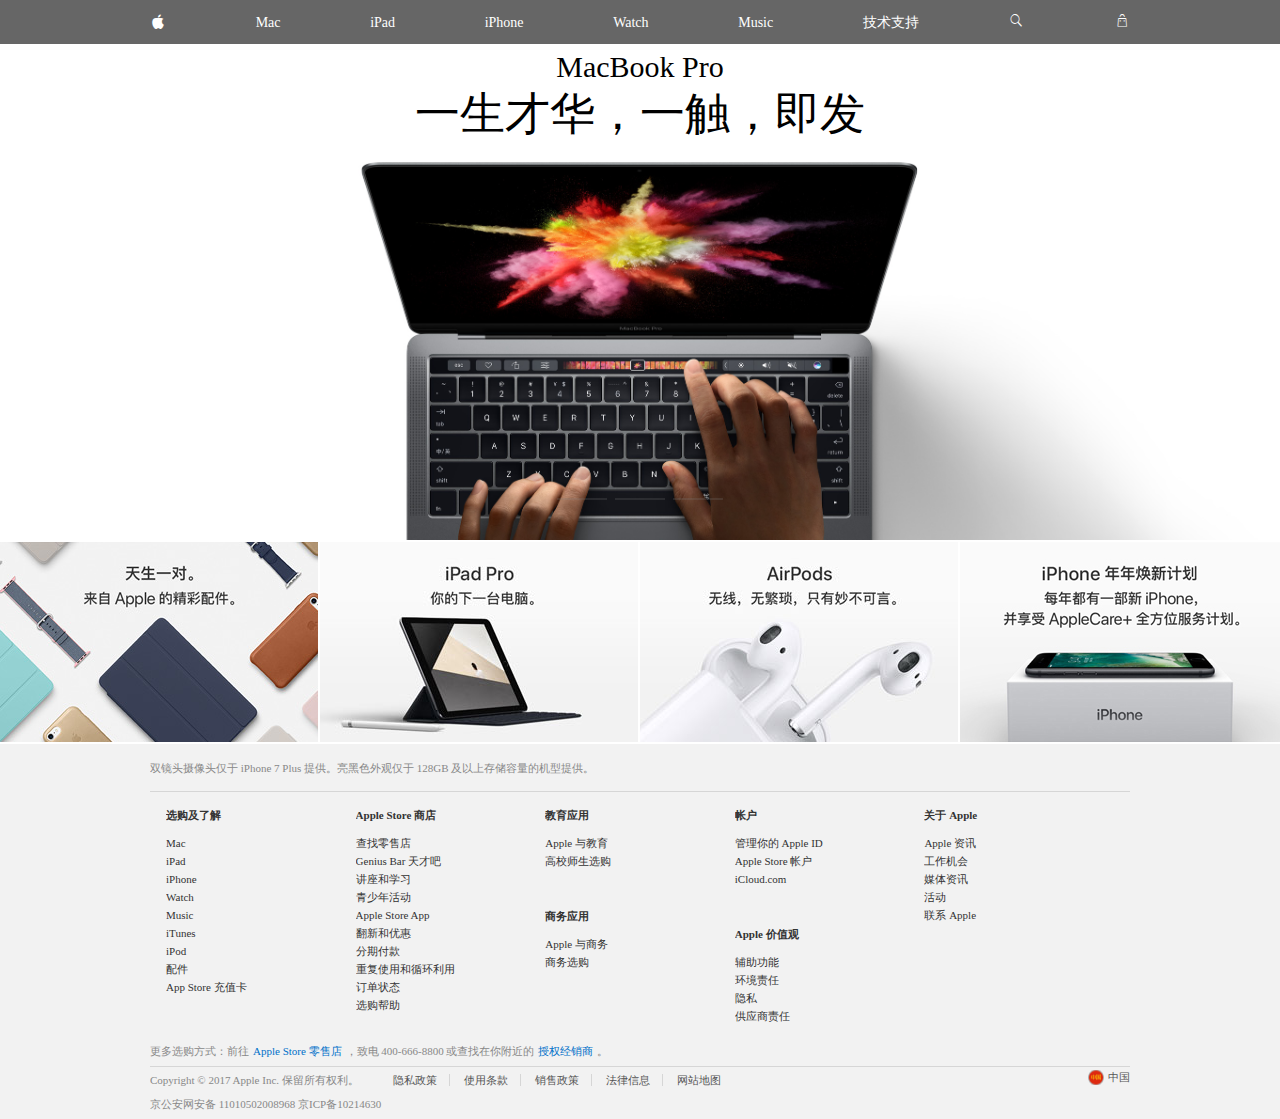
<file: zuo/apple/index.html>
<!doctype html>
<html lang="en">
<head>
	<meta charset="UTF-8">
	<title>Apple(中国)-官方网站</title>
	<link rel="stylesheet" href="css/min.css" media="screen and (max-width:735px)"/>
	<link rel="stylesheet" href="css/mid.css" media="screen and (min-width:735px) and (max-width:1068px)"/>
	<link rel="stylesheet" href="css/max.css" media="screen and (min-width:1068px)"/>
</head>
<body>
	<!-- 头部 -->
	<header class="banner">
		<!-- 导航 -->
		<!-- 大屏中屏 -->
		<nav class="big-screen">
			<div class="nav">
				<a href="">
					<span class="iconfont">&#xe608;</span>
				</a>
				<a href="">Mac</a>
				<a href="">iPad</a>
				<a href="">iPhone</a>
				<a href="">Watch</a>
				<a href="">Music</a>
				<a href="">技术支持</a>
				<a href="">
					<span class="iconfont">&#xe601;</span>
				</a>
				<a href="">
					<span class="iconfont">&#xe709;</span>
				</a>
			</div>
		</nav>
		<!-- 小屏 -->
		<nav class="small-screen">
			<div class="nav1">
				<a href="javascript:;">
					<span>_</span>
					<span>_</span>
				</a>
				<a href="">
					<span class="iconfont">&#xe608;</span>
				</a>
				<a href="">
					<span class="iconfont">&#xe709;</span>
				</a>
			</div>
			<ul>
				<li>
					<a href="">Mac</a>
				</li>
				<li>
					<a href="">iPad</a>
				</li>
				<li>
					<a href="">iPhone</a>
				</li>
				<li>
					<a href="">Watch</a>
				</li>
				<li>
					<a href="">Music</a>
				</li>
				<li>
					<a href="">技术支持</a>
				</li>
				<li>
					<a href="">
						<span class="iconfont">&#xe601;</span>
						<span>搜索apple.com</span>
					</a>
				</li>
			</ul>
		</nav>
		<!-- banner图片 -->
		<ul class="banner-img">
			<li>
				<a href="javascript:;">
					<p>MacBook Pro</p>
					<p>一生才华，一触，即发</p>
				</a>
			</li>
			<li>
				<a href="javascript:;">
					<p>WATCH</p>
					<p>每一天都可以更好</p>
				</a>
			</li>
			<li>
				<a href="javascript:;">
					<p style="color: #fff;">iPhone7，</p>
					<p style="color: #fff;">现更以红色呈现</p>
				</a>
			</li>
		</ul>
		<ul class="circle">
			<li><div><p></p></div></li>
			<li><div><p></p></div></li>
			<li><div><p></p></div></li>
		</ul>
		<ul class='arrow'>
			<li class="left"><a href="javascript:;">&lt;</a></li>
			<li class="right"><a href="javascript:;">&gt;</a></li>
		</ul>
	</header>
	<!-- 图片列表 -->
	<section class="promos">
		<ul class="promos-img">
			<li>
				<a href=""  class="first"></a>
			</li>
			<li>
				<a href=""  class="second"></a>
			</li>
			<li>
				<a href="" class="third"></a>
			</li>
			<li>
				<a href=""  class="forth"></a>
			</li>
		</ul>
	</section>
	<!-- 说明 -->
	<section class="state">
		<div class="text">
			<p>双镜头摄像头仅于 iPhone 7 Plus 提供。亮黑色外观仅于 128GB 及以上存储容量的机型提供。</p>
		</div>
	</section>
   <!-- 列表 -->
    <section class="column">
    	<div>
    		<h3>
    			<span>选购及了解</span>
    			<span>+</span>
    		</h3>
    		<ul>
    			<li><a href="">Mac</a></li>
    			<li><a href="">iPad</a></li>
    			<li><a href="">iPhone</a></li>
    			<li><a href="">Watch</a></li>
    			<li><a href="">Music</a></li>
    			<li><a href="">iTunes</a></li>
    			<li><a href="">iPod</a></li>
    			<li><a href="">配件</a></li>
    			<li><a href="">App Store 充值卡</a></li>
    		</ul>
    	</div>
    	<div>
    		<h3>
    			<span>Apple Store 商店</span>
    			<span>+</span>
    		</h3>
    		<ul>
    			<li><a href="">查找零售店</a></li>
    			<li><a href="">Genius Bar 天才吧</a></li>
    			<li><a href="">讲座和学习</a></li>
    			<li><a href="">青少年活动</a></li>
    			<li><a href="">Apple Store App</a></li>
    			<li><a href="">翻新和优惠</a></li>
    			<li><a href="">分期付款</a></li>
    			<li><a href="">重复使用和循环利用</a></li>
    			<li><a href="">订单状态</a></li>
    			<li><a href="">选购帮助</a></li>
    		</ul>
    	</div>
    	<div>
    		<h3>
    			<span>教育应用</span>
    			<span>+</span>
    		</h3>
    		<ul>
    			<li><a href="">Apple 与教育</a></li>
    			<li><a href="">高校师生选购</a></li>
    		</ul>
    		<h3>
    			<span>商务应用</span>
    			<span>+</span>
    		</h3>
    		<ul>
    			<li><a href="">Apple 与商务</a></li>
    			<li><a href="">商务选购</a></li>
    		</ul>
    	</div>
    	<div>
    		<h3>
    			<span>帐户</span>
    			<span>+</span>
    		</h3>
    		<ul>
    			<li><a href="">管理你的 Apple ID</a></li>
    			<li><a href="">Apple Store 帐户</a></li>
    			<li><a href="">iCloud.com</a></li>
    		</ul>
    		<h3>
    			<span>Apple 价值观</span>
    			<span>+</span>
    		</h3>
    		<ul>
    			<li><a href="">辅助功能</a></li>
    			<li><a href="">环境责任</a></li>
    			<li><a href="">隐私</a></li>
    			<li><a href="">供应商责任</a></li>
    		</ul>
    	</div>
    	<div>
    		<h3>
    			<span>关于 Apple</span>
    			<span>+</span>
    		</h3>
    		<ul>
    			<li><a href="">Apple 资讯</a></li>
    			<li><a href="">工作机会</a></li>
    			<li><a href="">媒体资讯</a></li>
    			<li><a href="">活动</a></li>
    			<li><a href="">联系 Apple</a></li>
    		</ul>
    	</div>
    </section>
    <section class="mincolumn">
    	<div>
    		<h3>
    			<span>选购及了解</span>
    			<span>+</span>
    		</h3>
    		<ul>
    			<li><a href="">Mac</a></li>
    			<li><a href="">iPad</a></li>
    			<li><a href="">iPhone</a></li>
    			<li><a href="">Watch</a></li>
    			<li><a href="">Music</a></li>
    			<li><a href="">iTunes</a></li>
    			<li><a href="">iPod</a></li>
    			<li><a href="">配件</a></li>
    			<li><a href="">App Store 充值卡</a></li>
    		</ul>
    	</div>
    	<div>
    		<h3>
    			<span>Apple Store 商店</span>
    			<span>+</span>
    		</h3>
    		<ul>
    			<li><a href="">查找零售店</a></li>
    			<li><a href="">Genius Bar 天才吧</a></li>
    			<li><a href="">讲座和学习</a></li>
    			<li><a href="">青少年活动</a></li>
    			<li><a href="">Apple Store App</a></li>
    			<li><a href="">翻新和优惠</a></li>
    			<li><a href="">分期付款</a></li>
    			<li><a href="">重复使用和循环利用</a></li>
    			<li><a href="">订单状态</a></li>
    			<li><a href="">选购帮助</a></li>
    		</ul>
    	</div>
    	<div>
    		<h3>
    			<span>教育应用</span>
    			<span>+</span>
    		</h3>
    		<ul>
    			<li><a href="">Apple 与教育</a></li>
    			<li><a href="">高校师生选购</a></li>
    		</ul>
    		<h3>
    			<span>商务应用</span>
    			<span>+</span>
    		</h3>
    		<ul>
    			<li><a href="">Apple 与商务</a></li>
    			<li><a href="">商务选购</a></li>
    		</ul>
    	</div>
    	<div>
    		<h3>
    			<span>帐户</span>
    			<span>+</span>
    		</h3>
    		<ul>
    			<li><a href="">管理你的 Apple ID</a></li>
    			<li><a href="">Apple Store 帐户</a></li>
    			<li><a href="">iCloud.com</a></li>
    		</ul>
    		<h3>
    			<span>Apple 价值观</span>
    			<span>+</span>
    		</h3>
    		<ul>
    			<li><a href="">辅助功能</a></li>
    			<li><a href="">环境责任</a></li>
    			<li><a href="">隐私</a></li>
    			<li><a href="">供应商责任</a></li>
    		</ul>
    	</div>
    	<div>
    		<h3>
    			<span>关于 Apple</span>
    			<span>+</span>
    		</h3>
    		<ul>
    			<li><a href="">Apple 资讯</a></li>
    			<li><a href="">工作机会</a></li>
    			<li><a href="">媒体资讯</a></li>
    			<li><a href="">活动</a></li>
    			<li><a href="">联系 Apple</a></li>
    		</ul>
    	</div>
    </section>
    <!-- 底部 -->
    <footer>
    	<div class="shop">
    		<span>更多选购方式：前往</span>
    		<a href="">Apple Store 零售店</a>
    		<span>，致电 400-666-8800 或查找在你附近的</span>
    		<a href="">授权经销商</a>
    		<span>。</span>
    	</div>
    	<div class="local">
    		<a href="" class="smallchina">中国</a>
            <span class="one">Copyright © 2017 Apple Inc. 保留所有权利。</span>
    		<span class="local-nav">
    			<a href="">隐私政策</a>
    			<a href="">使用条款</a>
    			<a href="">销售政策</a>
    			<a href="">法律信息</a>
    			<a href="">网站地图</a>
    		</span>
            <a href="" class="bigchina">中国</a>		
    	</div>
    	<div class="legal">
    		<span>京公安网安备 11010502008968 </span>
    		<a href="">京ICP备10214630</a>
    	</div>	
    </footer>
</body>
</html>
<script src='js/jquery.min.js'></script>
<script src='js/index.js'></script>
</file>
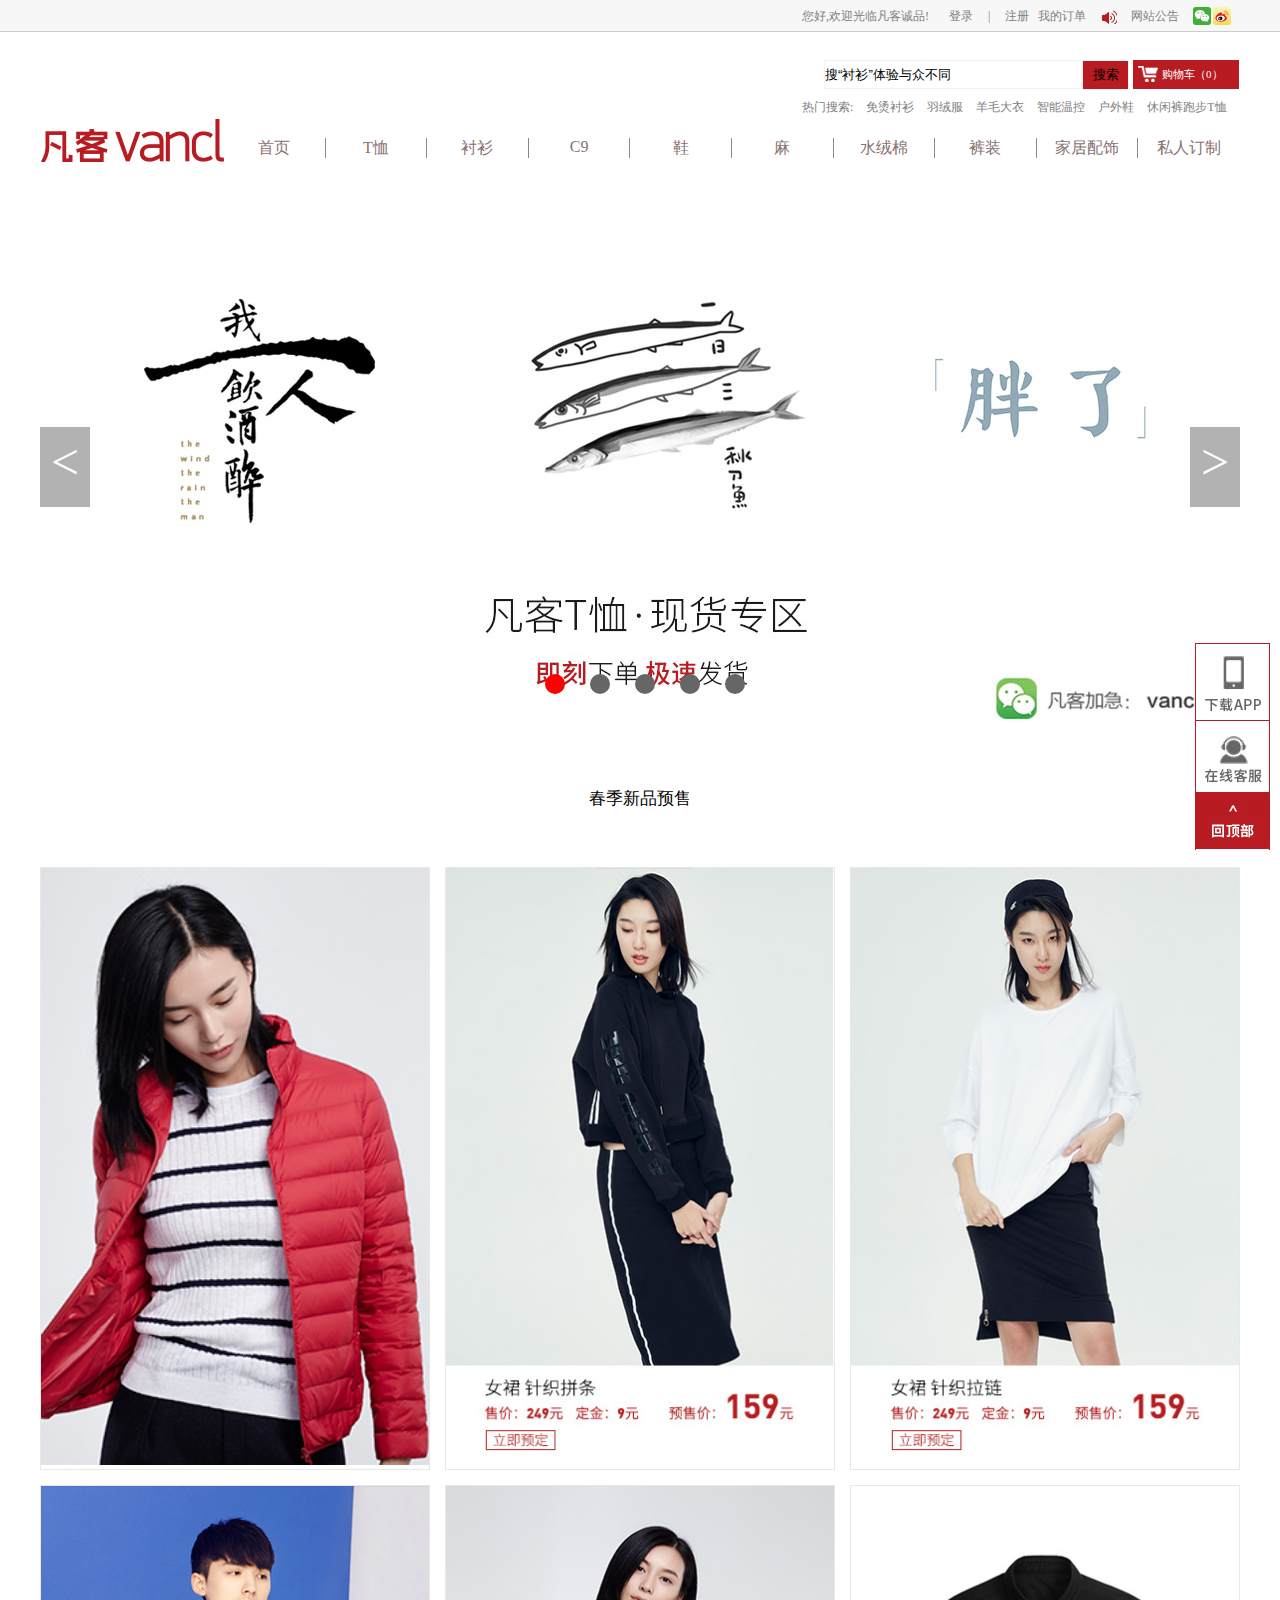
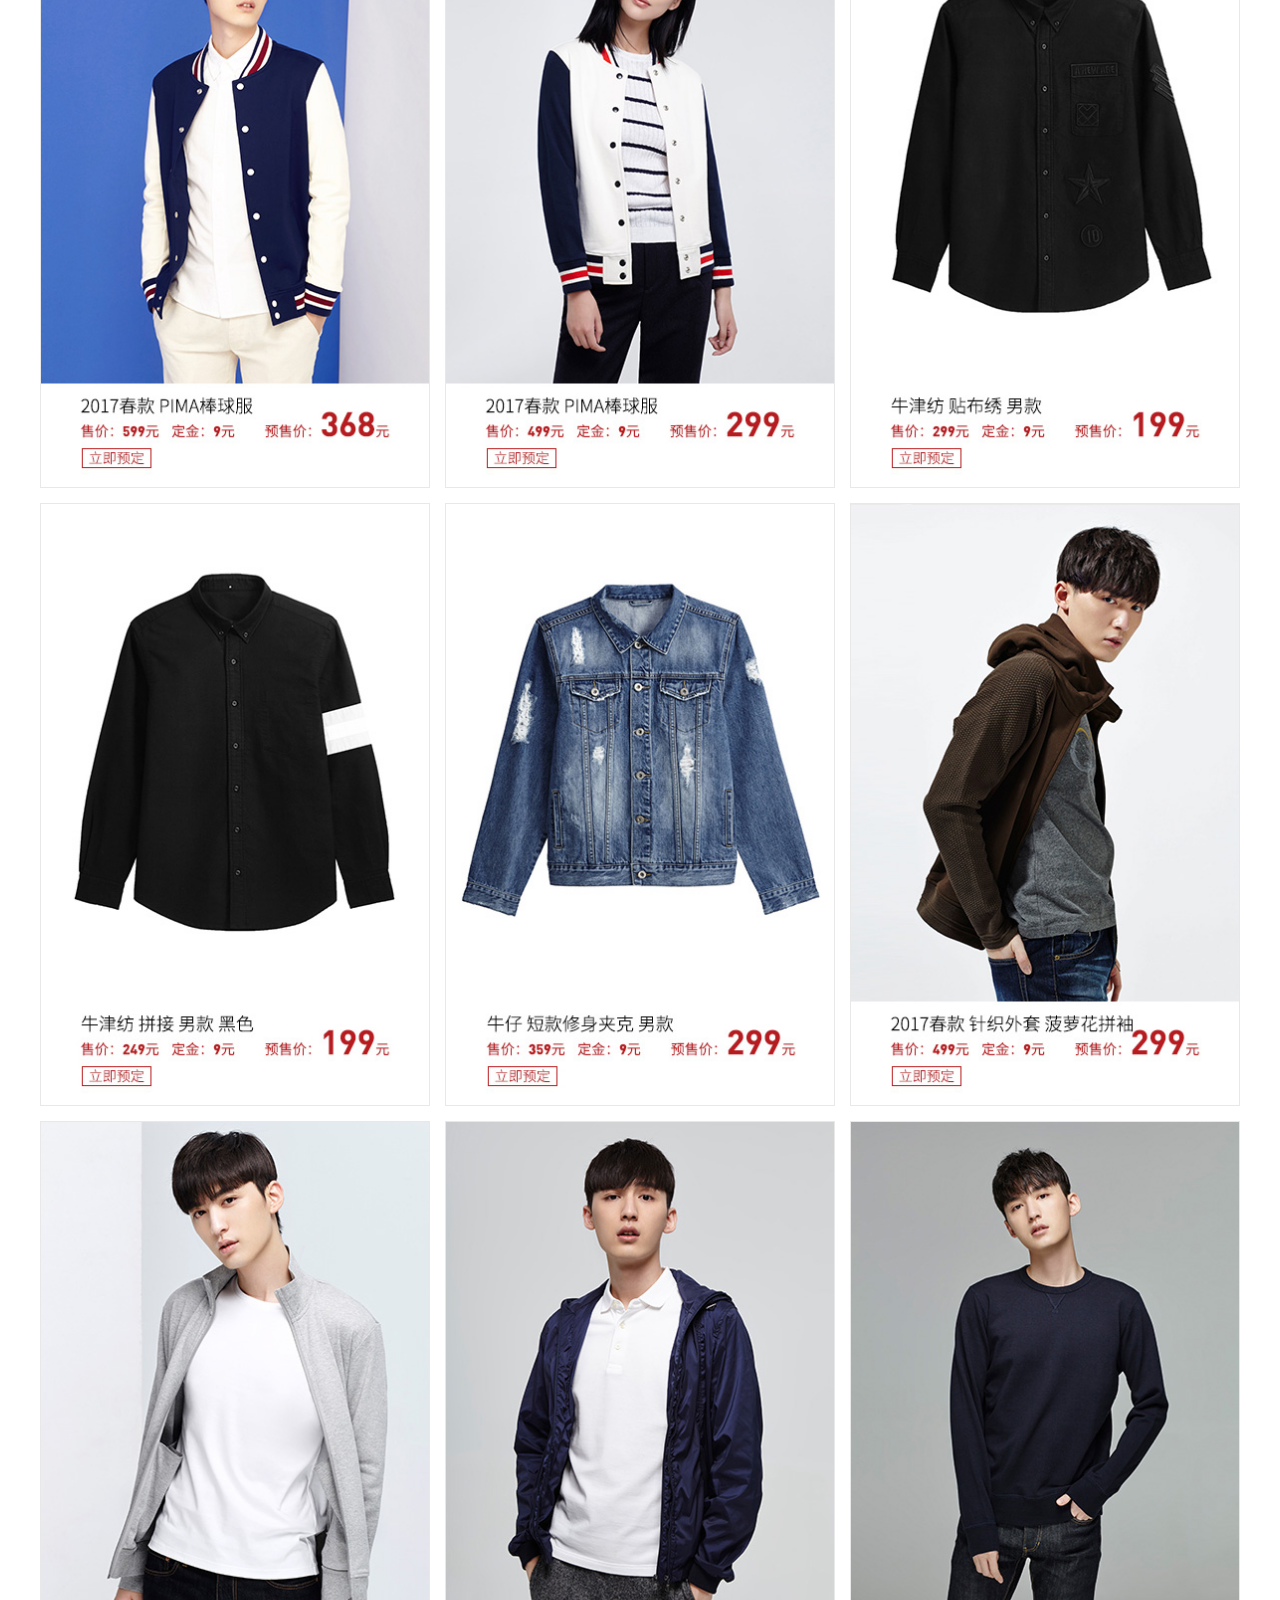
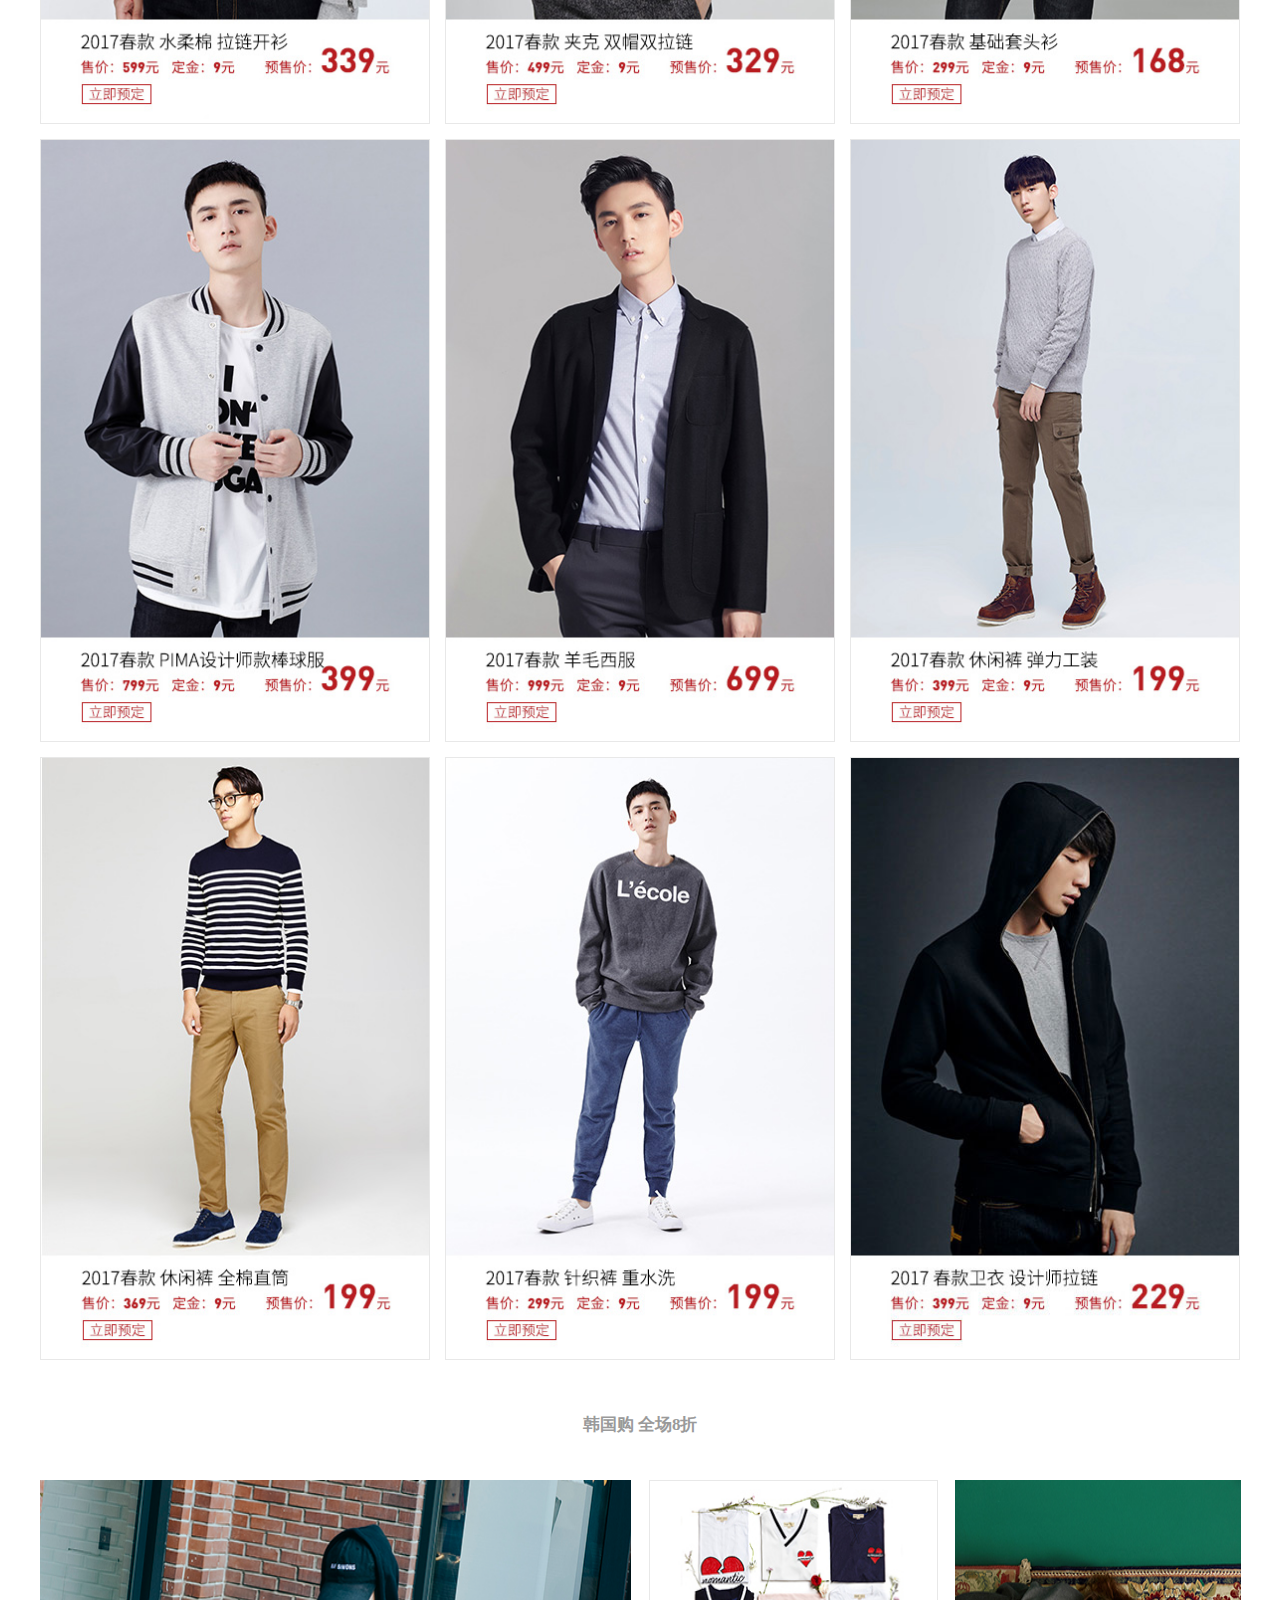
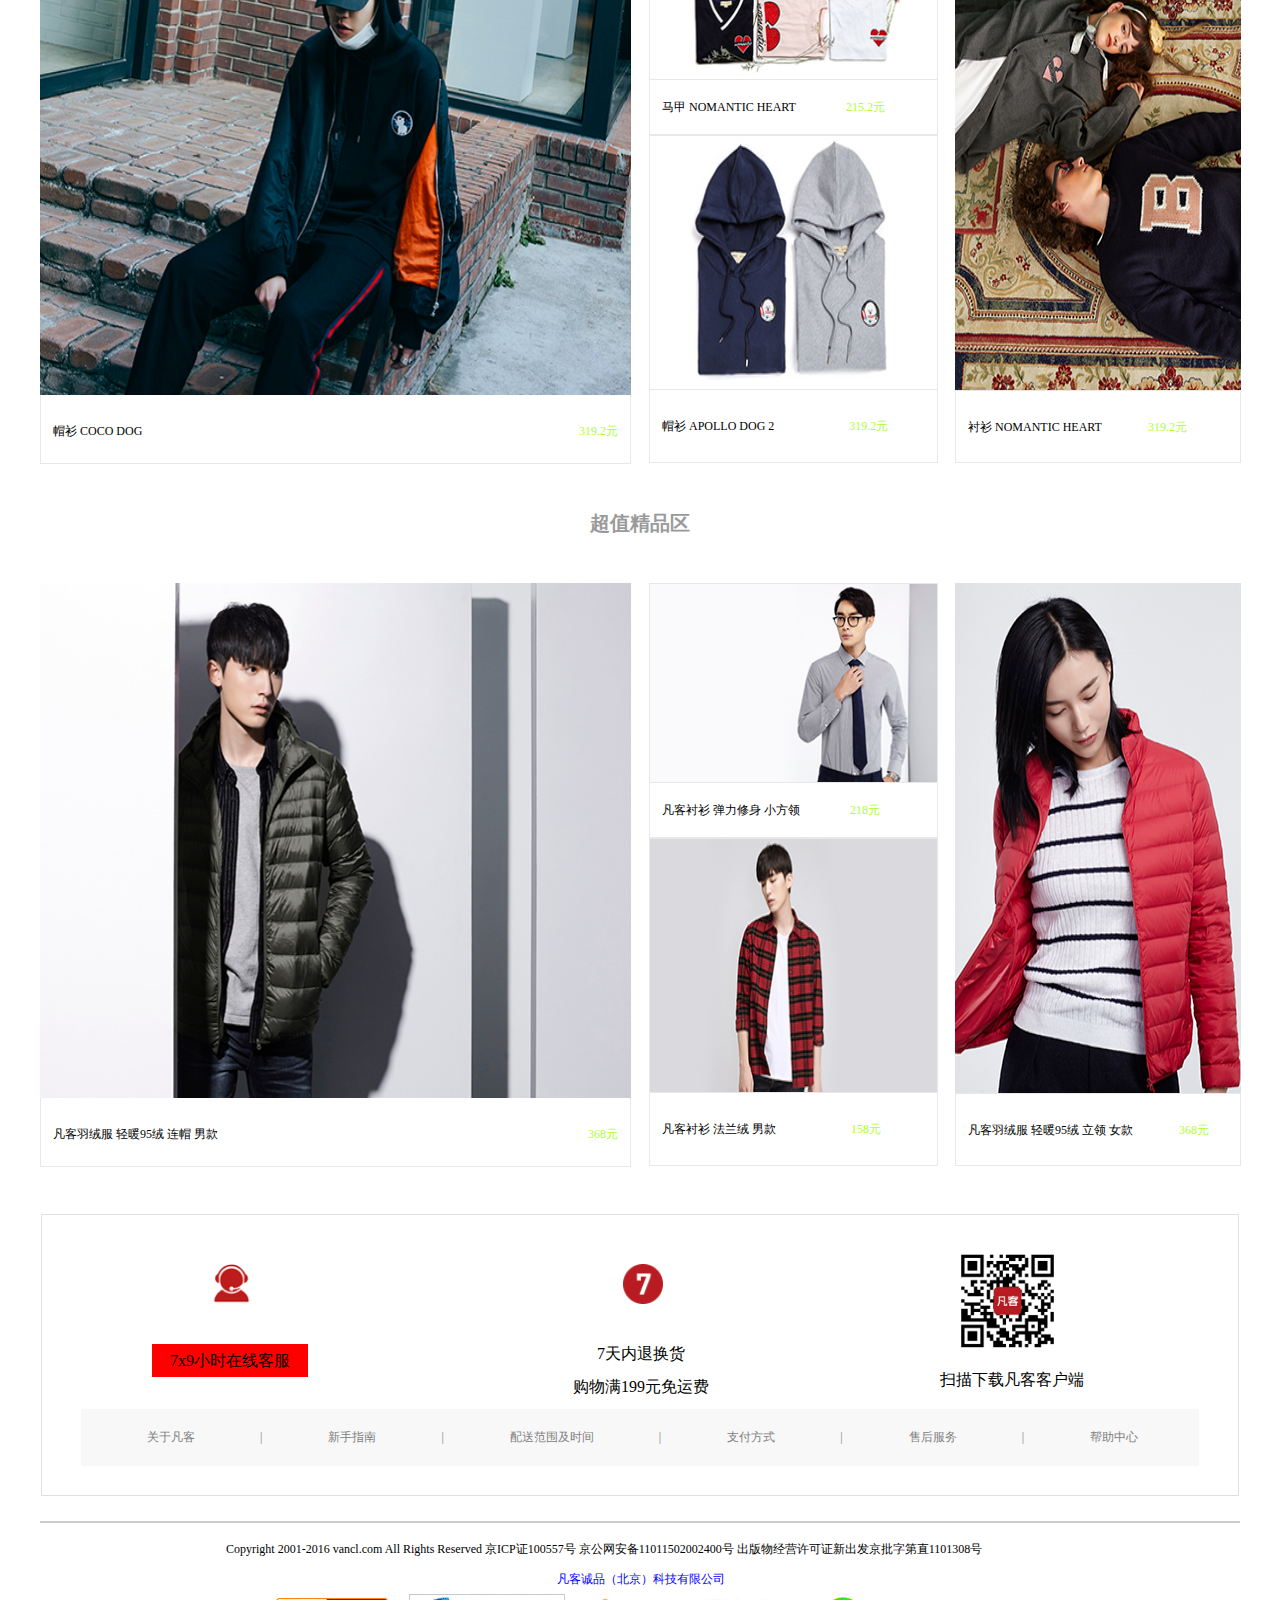
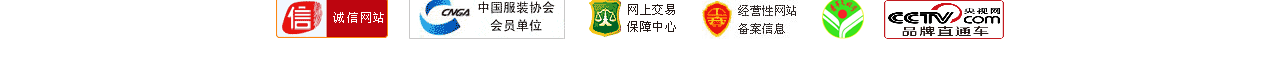
<file: zuo/fanke/index.html>
<!DOCTYPE html>
<html lang="en">
<head>
	<meta charset="UTF-8">
	<title>Document</title>
	<link rel="stylesheet" href="css/index.css">
	<link rel="stylesheet" href="css/base.css">
	<script src="fanke.js"></script>
    <script src="animate.js"></script>
    <script src="hover.js"></script>
</head>
<body>
    <style></style>

    <!-- 开头 -->
	<div class="header">
		<div class="header-main">
			<div class="header-right">
				<div class="header-huanying">您好,欢迎光临凡客诚品!</div>
				<div class="header-denlu">登录</div>
				<div class="header-fenge">|</div>
				<div class="header-zhuce">注册</div>
				<div class="header-wode">我的订单</div>
				<div class="header-laba"></div>
				<div class="header-gonggao">网站公告</div>
				<div class="header-weixin">
					<div class="er">
						<div class="wei"></div>
						<span class="zizi">微信扫一扫</span>
						<h3>享 受 更 多 优 惠</h3>
					</div>
				</div>
				<div class="header-weibo"></div>
			</div>
		</div>
	</div>
	<!-- 结尾 -->

	<!-- 搜索开始 -->
	<div class="sousuo">
	<div class="sousuo1">
			<div class="gw">
				<div class="car">购物车（0）</div>
				<div class="gxia">您还没有购物
                  <div class="ze"></div>
				</div>
			</div>
			<div class="sousuo2">
				<input class="sousuo3" type="text" value="搜“衬衫”体验与众不同">
				<input class="sousuo4" type="submit" value="搜索">
			</div>
			
		

	</div>
	</div>

	<div class="remen">
		<div class="remen1">
			  <div class="remen-1">热门搜索:</div>
			  <div class="remen-2">免烫衬衫</div>
			   <div class="remen-3">羽绒服</div>
			   <div class="remen-4">羊毛大衣</div>
			   <div class="remen-5">智能温控</div>
			   <div class="remen-6">户外鞋</div>
			   <div class="remen-7">休闲裤</div>
			   <div class="remen-8">跑步T恤</div>
		</div>
   
	</div>

	<!-- 搜索结束 -->
	
	<!-- 导航开始 -->
	<div class="daohang">
		<div class="daohang-log"></div>
        <div class="shouye">
        	<ul>
        		<li><a href="">首页</a></li>

        		<li><a href="">T恤
                    <ul class="hidde">
                     <div class="tt"></div>
                    	<li><a href="">熊本熊</a></li>
                    	<li><a href="">光变色</a></li>
                    	<li><a href="">CALM</a></li>
                    	<li><a href="">海悦</a></li>
                    	<li><a href="">复刻</a></li>
                    	<li><a href="">十二星座</a></li>
                    	<li><a href="">好小猫</a></li>
                    	<li><a href="">独角仙</a></li>
                    	<li><a href="">薛继业</a></li>
                    	<li><a href="">字</a></li>
                    	<li><a href="">好小猪</a></li>
                    	<li><a href="">义系列</a></li>
                    	<li><a href="">药系列</a></li>
                    	<li><a href="">简鱼</a></li>
                    	<li><a href="">十二生肖</a></li>
                    	<li><a href="">29元T</a></li>
                    </ul>
        		  </a>
        		</li>

        		<li><a href="">衬衫
	                <ul class="hidde">
	                  <div class="tt"></div>
	                    <li><a href="">复刻</a></li>
	                    <li><a href="">十二星座</a></li>
	                    <li><a href="">好小猫</a></li>
	                    <li><a href="">独角仙</a></li>
	                    <li><a href="">薛继业</a></li>
	                    <li><a href="">字</a></li>
	                    <li><a href="">好小猪</a></li>
	                    <li><a href="">义系列</a></li>
	                    <li><a href="">药系列</a></li>
	                </ul>
        		    </a>
        		</li>

        		<li><a href="">C9 
                   <ul class="hidde">
                     <div class="tt"></div>
	                    <li><a href="">复刻</a></li>
	                    <li><a href="">十二星座</a></li>
	                    <li><a href="">好小猫</a></li>
	                    <li><a href="">独角仙</a></li>
	                    <li><a href="">薛继业</a></li>
	                    <li><a href="">字</a></li>
	                    <li><a href="">好小猪</a></li>
	                    <li><a href="">义系列</a></li>
	                    <li><a href="">药系列</a></li>
	                  </ul>
        		  </a>
        		</li>

        		<li><a href="">鞋
                    <ul class="hidde">
                      <div class="tt"></div>
	                    <li><a href="">复刻</a></li>
	                    <li><a href="">十二星座</a></li>
	                    <li><a href="">好小猫</a></li>
	                    <li><a href="">独角仙</a></li>
	                    <li><a href="">薛继业</a></li>
	                    <li><a href="">字</a></li>
	                    <li><a href="">好小猪</a></li>
	                    <li><a href="">义系列</a></li>
	                    <li><a href="">药系列</a></li>
	                  </ul>
        		  </a>
        		</li>

        		<li><a href="">麻
                   <ul class="hidde">
                     <div class="tt"></div>
	                    <li><a href="">复刻</a></li>
	                    <li><a href="">十二星座</a></li>
	                    <li><a href="">好小猫</a></li>
	                    <li><a href="">独角仙</a></li>
	                    <li><a href="">薛继业</a></li>
	                    <li><a href="">字</a></li>
	                    <li><a href="">好小猪</a></li>
	                    <li><a href="">义系列</a></li>
	                    <li><a href="">药系列</a></li>
	                  </ul>
        		  </a>
        		</li>

        		<li><a href="">水绒棉
                   <ul class="hidde">
                      <div class="tt"></div>
	                    <li><a href="">复刻</a></li>
	                    <li><a href="">十二星座</a></li>
	                    <li><a href="">好小猫</a></li>
	                    <li><a href="">独角仙</a></li>
	                    <li><a href="">薛继业</a></li>
	                    <li><a href="">字</a></li>
	                    <li><a href="">好小猪</a></li>
	                    <li><a href="">义系列</a></li>
	                    <li><a href="">药系列</a></li>
	                  </ul>
        		  </a>
        		</li>

        		<li><a href="">裤装
                   <ul class="hidde">
                     <div class="tt"></div>
	                    <li><a href="">复刻</a></li>
	                    <li><a href="">十二星座</a></li>
	                    <li><a href="">好小猫</a></li>
	                    <li><a href="">独角仙</a></li>
	                    <li><a href="">薛继业</a></li>
	                    <li><a href="">字</a></li>
	                    <li><a href="">好小猪</a></li>
	                    <li><a href="">义系列</a></li>
	                    <li><a href="">药系列</a></li>
	                  </ul>
        		  </a>
        		</li>

        		<li><a href="">家居配饰
                    <ul class="hidde">
                       <div class="tt"></div>
	                    <li><a href="">复刻</a></li>
	                    <li><a href="">十二星座</a></li>
	                    <li><a href="">好小猫</a></li>
	                    <li><a href="">独角仙</a></li>
	                    <li><a href="">薛继业</a></li>
	                    <li><a href="">字</a></li>
	                    <li><a href="">好小猪</a></li>
	                    <li><a href="">义系列</a></li>
	                    <li><a href="">药系列</a></li>
	                  </ul>
        		   </a>
        		</li>

        		<li class="sr"><a href="">私人订制
                    <ul class="hidde">
                       <div class="tt"></div>
	                    <li><a href="">复刻</a></li>
	                    <li><a href="">十二星座</a></li>
	                    <li><a href="">好小猫</a></li>
	                    <li><a href="">独角仙</a></li>
	                    <li><a href="">薛继业</a></li>
	                    <li><a href="">字</a></li>
	                    <li><a href="">好小猪</a></li>
	                    <li><a href="">义系列</a></li>
	                    <li><a href="">药系列</a></li>
	                  </ul>
        		  </a>
        		</li>

        	</ul>
        </div>


	</div>

	<!-- 导航结束 -->

	<div class="banner">	
       <ul class="dian">
       	<li class="active"></li>
       	<li></li>
       	<li></li>
       	<li></li>
       	<li></li>
       </ul>

       <ul class="imgs">
       	<li class="active"><img src="img/banner(1).jpg" alt=""></li>
       	<li><img src="img/banner (2).jpg" alt=""></li>
       	<li><img src="img/banner(3).jpg" alt=""></li>
       	<li><img src="img/banner(4).jpg" alt=""></li>
       	<li><img src="img/banner(5).jpg" alt=""></li>
       </ul>

       <div class="left">&lt;</div>
       <div class="right">&gt;</div>
	</div>

	<div class="chunji">
		<div class="chunji1">春季新品预售</div>
	</div>

	<div class="dakuang">
		<div class="dakuang-tu1">
			<img src="img/4.jpg" alt="">
		</div>
		<div class="dakuang-tu1">
			<img src="img/cjys_05.jpg" alt="">
		</div>
		<div class="dakuang-tu1 tu2">
			<img src="img/cjys_06.jpg" alt="">
		</div>

		<div class="dakuang-tu1">
			<img src="img/cjys_07.jpg" alt="">
		</div>
		<div class="dakuang-tu1">
			<img src="img/cjys_08.jpg" alt="">
		</div>
		<div class="dakuang-tu1 tu2">
			<img src="img/cjys_13.jpg" alt="">
		</div>

		<div class="dakuang-tu1">
			<img src="img/cjys_14.jpg" alt="">
		</div>
		<div class="dakuang-tu1">
			<img src="img/cjys_15.jpg" alt="">
		</div>
		<div class="dakuang-tu1 tu2">
			<img src="img/cjys_19.jpg" alt="">
		</div>

		<div class="dakuang-tu1">
			<img src="img/cjys_20.jpg" alt="">
		</div>
		<div class="dakuang-tu1">
			<img src="img/cjys_21.jpg" alt="">
		</div>
		<div class="dakuang-tu1 tu2">
			<img src="img/cjys_25.jpg" alt="">
		</div>

		<div class="dakuang-tu1">
			<img src="img/cjys_26.jpg" alt="">
		</div>
		<div class="dakuang-tu1">
			<img src="img/cjys_27.jpg" alt="">
		</div>
		<div class="dakuang-tu1 tu2">
			<img src="img/cjys_31.jpg" alt="">
		</div>

		<div class="dakuang-tu1 dd">
			<img src="img/cjys_33.jpg" alt="">
		</div>
		<div class="dakuang-tu1 dd">
			<img src="img/cjys_34.jpg" alt="">
		</div>
		<div class="dakuang-tu1 tu2 dd">
			<img src="img/cjys_44.jpg" alt="">
		</div>

	</div>

	<div class="hanguo">
		<div class="hanguo-gou">韩国购 全场8折</div>
	</div>

	<div class="hanguo1">
	    <div class="hanguo1-1">
	    	<div class="hanguo-tu">
	    		<img src="img/04.jpg" alt="">
	    	</div>
	    	<div class="hanguo-kuan">
	    	<div class="hanguo-censan">衬衫 NOMANTIC HEART</div>
	    	<div class="hanguo-jiage">319.2元</div>
	    </div>
	    </div>


	    <div class="hanguo1-2">
	    	<div class="hanguo-tu1">
	    		<img src="img/003.jpg" alt="">
	    	</div>
	    	<div class="hanguo-kuan1">
	    		<div class="hanguo-majia">马甲 NOMANTIC HEART</div>
	    		<div class="hanguo-jiage1">215.2元</div>
	    	</div>


	    	<div class="hanguo-tu2">
	    	    <img src="img/002.jpg" alt="">    		
	    	</div>
	    	<div class="hanguo-kuan2">
	    		<div class="hanguo-maosan">帽衫 APOLLO DOG 2</div>
	    		<div class="jiage2">319.2元</div>
	    	</div>
	    </div>


	    <div class="hanguo1-3">
	    	<img src="img/01.jpg" alt="">
	    	<div class="hanguo-kuan3">
	    		<div class="hanguo-maosan1">帽衫 COCO DOG</div>
	    		<div class="hanguo-jiage3">319.2元</div>
	    	</div>
	    </div>

		
	</div> 

	<div class="chaozhi">
		<div class="chaozhi-1">超值精品区</div>
	</div>

	<div class="chaozhi1">
		    <div class="hanguo1-1">
	    	<div class="hanguo-tu">
	    		<img src="img/4.jpg" alt="">
	    	</div>
	    	<div class="hanguo-kuan">
	    	<div class="hanguo-censan">凡客羽绒服 轻暖95绒 立领 女款</div>
	    	<div class="hanguo-jiage">368元</div>
	    </div>
	    </div>


	    <div class="hanguo1-2">
	    	<div class="hanguo-tu1">
	    		<img src="img/2.jpg" alt="">
	    	</div>
	    	<div class="hanguo-kuan1">
	    		<div class="hanguo-majia">凡客衬衫 弹力修身 小方领</div>
	    		<div class="hanguo-jiage1">218元</div>
	    	</div>


	    	<div class="hanguo-tu2">
	    	    <img src="img/3.jpg" alt="">    		
	    	</div>
	    	<div class="hanguo-kuan2">
	    		<div class="hanguo-maosan">凡客衬衫 法兰绒 男款</div>
	    		<div class="jiage2">158元</div>
	    	</div>
	    </div>


	    <div class="hanguo1-3">
	    	<img src="img/1.jpg" alt="">
	    	<div class="hanguo-kuan3">
	    		<div class="hanguo-maosan1">凡客羽绒服 轻暖95绒 连帽 男款</div>
	    		<div class="hanguo-jiage3">368元</div>
	    	</div>
	    </div>
	</div>


	<div class="bai">
		
	</div>

	<div class="guanyu">
	<div class="guanyu-kuan">
		<div class="guanyu-tu1">
			<img src="img/onlinecustomer.png" alt="">
		</div>
		<div class="guanyu-zi">7x9小时在线客服</div>
	</div>


	<div class="guanyu-kuan1">
		<div class="guanyu-tu1">
			<img src="img/seven.png" alt="">
		</div>
		<div class="guanyu-zi5">7天内退换货</div>
		<div class="guanyu-zi5 zi3">购物满199元免运费</div>
	</div>

	<div class="guanyu-kuan2">
		<div class="guanyu-tu2">
			<img src="img/er.jpg" alt="">
		</div>
		<div class="guanyu-zi1">扫描下载凡客客户端</div>
	</div>
		<div class="wo">
			<div class="guanyu-fan">关于凡客</div>
			<div class="guanyu-fenge">|</div>
			<div class="guanyu-xinshou">新手指南</div>
			<div class="guanyu-fenge">|</div>
			<div class="guanyu-peisong">配送范围及时间</div>
			<div class="guanyu-fenge">|</div>
			<div class="guanyu-zhifu">支付方式</div>
			<div class="guanyu-fenge">|</div>
			<div class="guanyu-shouhou">售后服务</div>
			<div class="guanyu-fenge">|</div>
			<div class="guanyu-bangzhu">帮助中心</div>
		</div>
	</div>
	<div class="banquan">

		<div class="banquan1">
			<div class="banquan-zi">Copyright 2001-2016 vancl.com All Rights Reserved 京ICP证100557号 京公网安备11011502002400号 出版物经营许可证新出发京批字第直1101308号</div>
			<div class="banquan-zi1">凡客诚品（北京）科技有限公司</div>
		</div>

		<div class="banquan2"></div>
		
	</div>
	
	<div class="fanhui">
		<div class="fh"></div>
	</div>

	

</body>
</html>
</file>
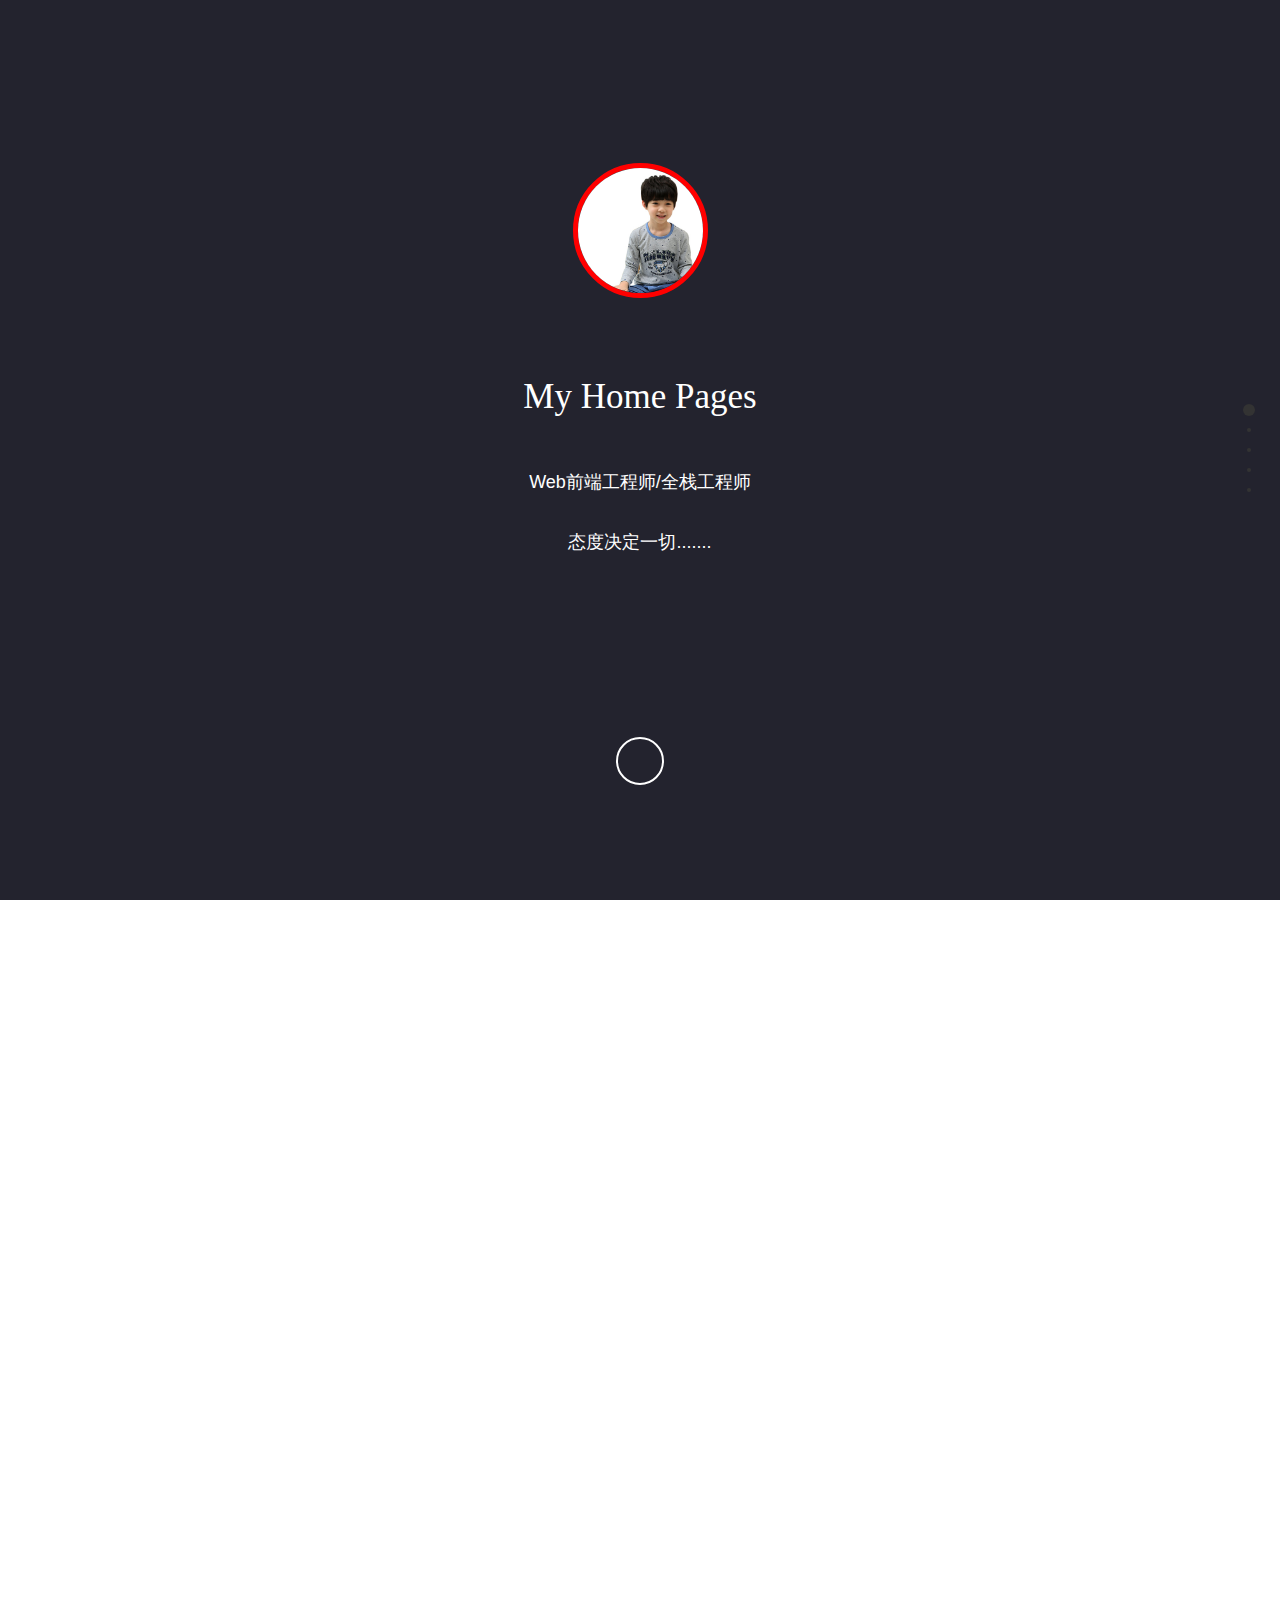
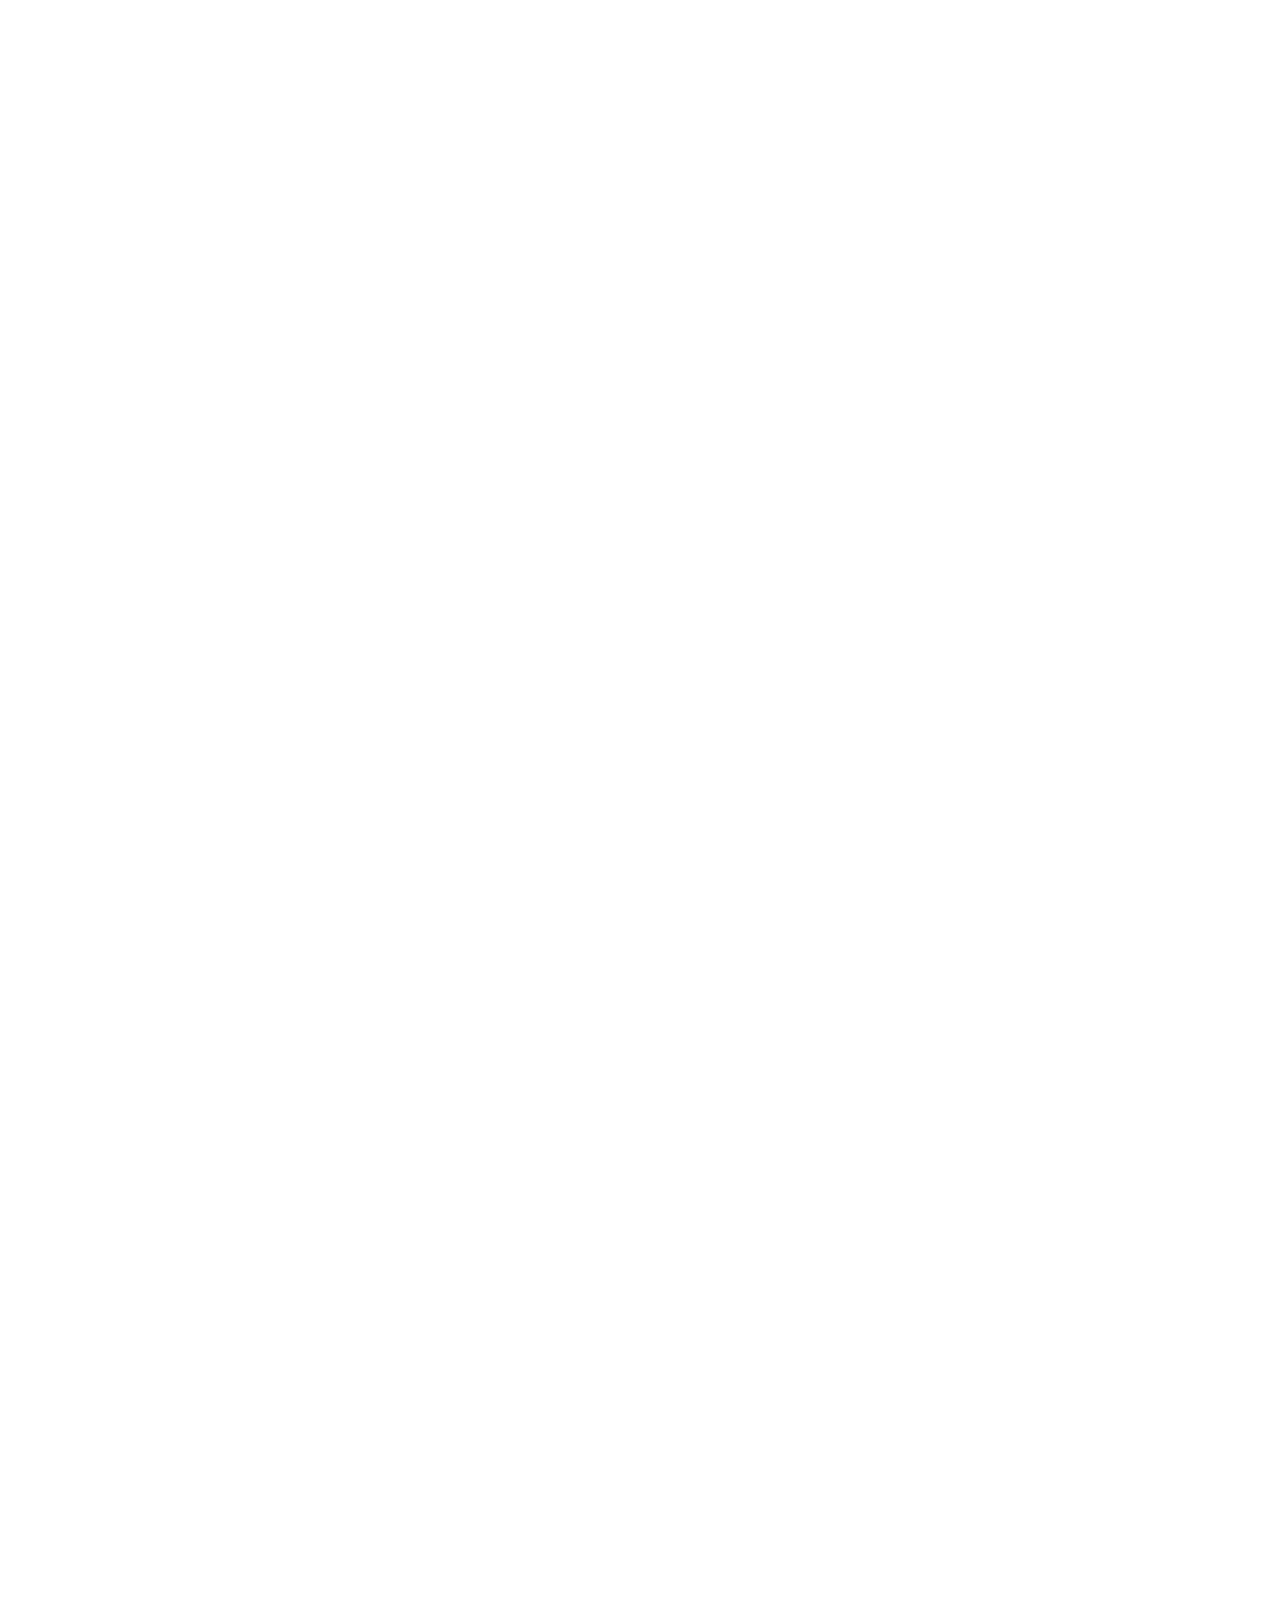
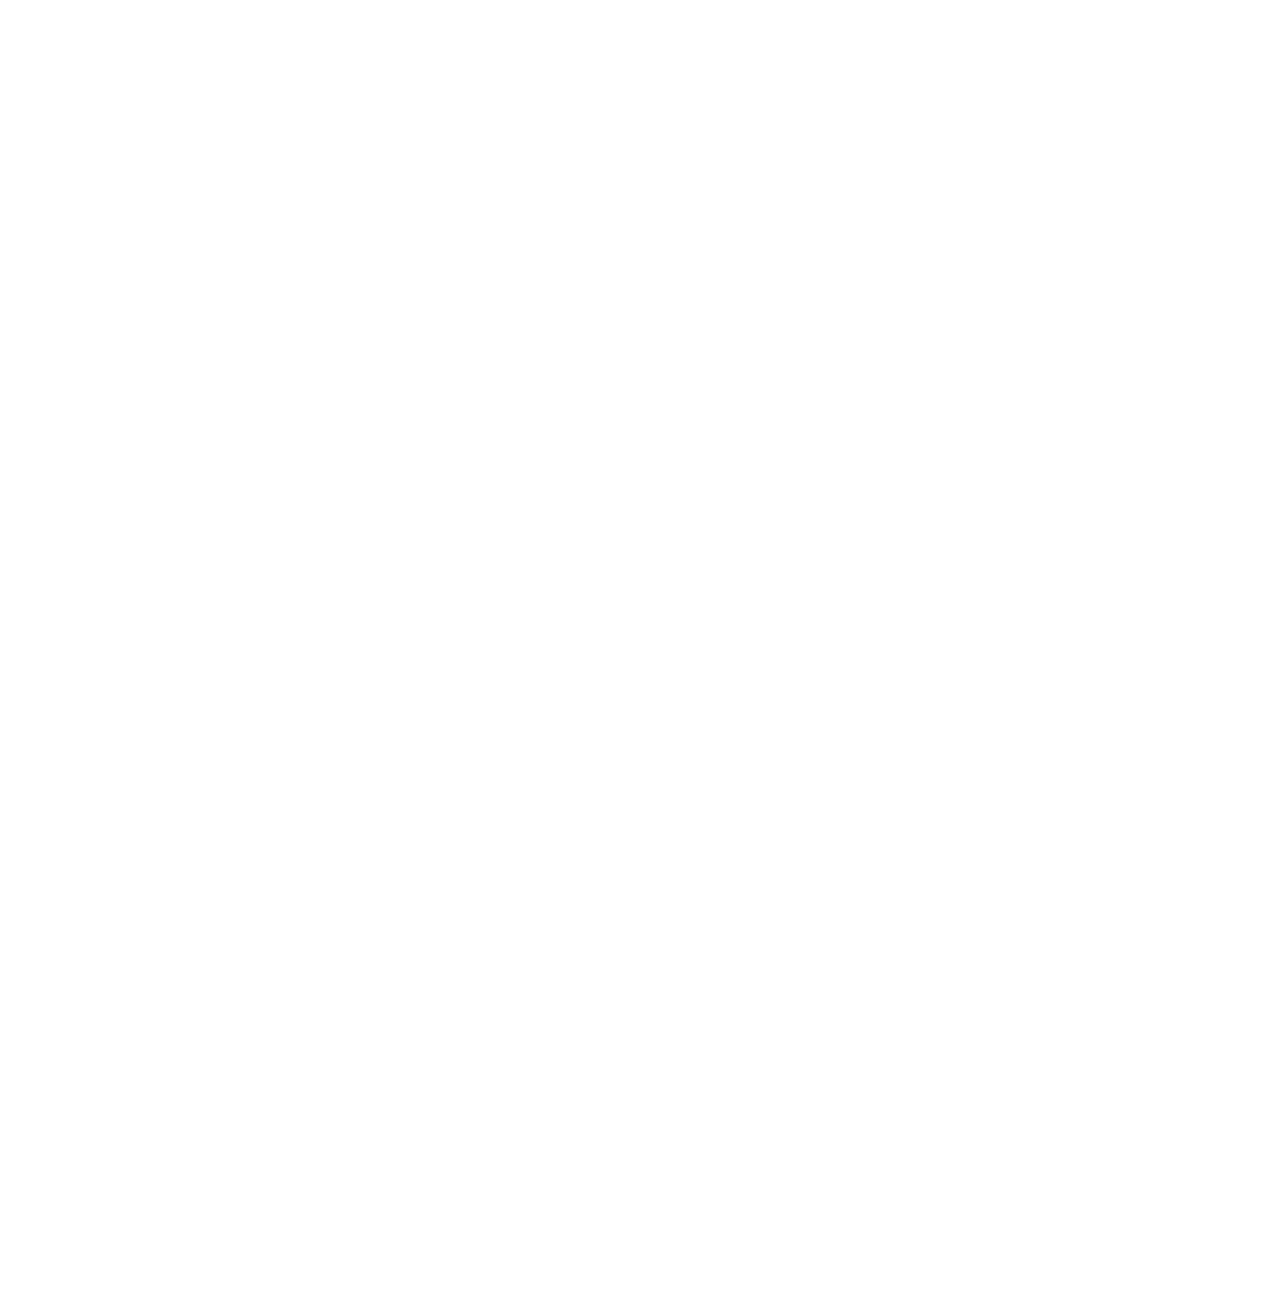
<file: zuo/me/index.html>
<!doctype html>
<html lang="en">
<head>
    <meta charset="UTF-8">
    <meta name="viewport"
          content="width=device-width, user-scalable=no, initial-scale=1.0, maximum-scale=1.0, minimum-scale=1.0">
    <meta http-equiv="X-UA-Compatible" content="ie=edge">
    <title>Document</title>
    <link rel="stylesheet" href="https://at.alicdn.com/t/font_395729_1dvgys7h35bz9f6r.css">
    <link rel="stylesheet" href="css/bootstrap.min.css">
    <link rel="stylesheet" href="css/jquery.fullPage.css">
    <link rel="stylesheet" href="css/animate.css">
    <link rel="stylesheet" href="css/index.css">
    <script src="js/jquery.js"></script>
    <script src="js/jquery.fullPage.js"></script>
    <script src="js/my.js"></script>
    <script src="js/animate.js"></script>

</head>
<body>
<div id="dowebok">
     <section id="page" class="section">
         <div class="page1">
             <header>
                 <div class="logo">
                     <img src="img/tu.jpg" alt="" id="imgs">
                     <div class="xin">
                         <span>高巳栋</span>
                         <p>Web前端工程师/全栈工程师</p>
                     </div>
                 </div>
             </header>
             <h1 class="heading">My Home Pages</h1>
             <p class="sub">Web前端工程师/全栈工程师<br>
                 <br>
                 态度决定一切.......
             </p>
             <div class="down">
                 <div class="yuan">
                     <span class="icon-arrow-down"></span>
                 </div>
             </div>
         </div>
     </section>

     <div class="section about">
       <div class="nei">
         <div class="conainer">
             <h1>个人技能</h1>
             <div class="wen">
                 <div class="shang">
                   <div class="zhi two">
                       <div class="da">
                           <span class="icon-h5-copy h5"></span>
                       </div>
                       <div class="jian">
                           可以熟悉使用H5进行移动端的页面
                           布局<br>
                           以及pc端页面的局部
                           响应式布局等<br>
                           更简洁<br>
                           更宽松<br>
                           但是在实际开发中要注意书写规范，利于后期维护
                       </div>

                       <div class="jian1"></div>

                   </div>

                     <div class="zhi two1">
                         <div class="da">
                             <span class="icon-css css3"></span>
                         </div>
                         <div class="jian">
                             可以熟练的利用H5与Css3的结合区实现移动端与pc端的布局，
                             同时也可以使用bootstrap插件去进行响应式布局。
                         </div>
                         <div class="jian2"></div>
                     </div>

                     <div class="zhi two2">
                         <div class="da">
                             <span class="icon-javascript js"></span>
                         </div>
                         <div class="jian">
                             熟悉原生js语言，JQuery框
                             架实现页面的效果和交互
                             JavaScript是一种基于客户端浏览器的语言。
                         </div>
                         <div class="jian3"></div>
                     </div>
                 </div>

                 <div class="shang">
                     <div class="zhi two3">
                         <div class="da">
                             <span class="icon-jquery jqu"></span>
                         </div>
                         <div class="jian">
                             jQuery的出现可以写更少的代码去实现更多的效果，
                             在一定程度上减少了代码的冗余。<br>
                         </div>
                         <div class="jian4"></div>
                     </div>

                     <div class="zhi two4">
                         <div class="da">
                             <span class="icon-ajax ajax"></span>
                         </div>
                         <div class="jian">
                             熟悉Ajax所上传文件的方法与应用
                             熟悉Ajax的操作
                             <br>
                             AJAX 不是新的编程语言,而是一种使用现有标准的新方法
                         </div>
                         <div class="jian5"></div>
                     </div>

                     <div class="zhi two5">
                         <div class="da">
                             <span class="icon-php php"></span>
                         </div>
                         <div class="jian">
                           熟悉当前web前端开发所使用的后台PHP等，当今市场上所流行的一先框架，比如：常见的框架有Angular，Vue等。
                         </div>
                         <div class="jian6"></div>
                     </div>
                 </div>
             </div>
         </div>
       </div>
     </div>

     <div class="section work">
         <div class="nei">
             <div class="conainer">
                 <h1 class="xian">项目经验</h1>
                 <div class="zi four">
                     <div class="wen1">
                         2016/09-2016/07
                         <br>
                         前端工程师
                     </div>
                     <div class="wen2">
                         饿了吗 Android<br>
                         1.该项目是一款外卖App;<br>
                         2.布局采用rem布局和百分比以及flex布局相结合的方式使本项目能够去自适应屏幕的大小
                     </div>
                 </div>
                 <div class="zi1 five">
                     <div class="wen1">
                         2017/03-2017/09
                         <br>
                         前端工程师
                     </div>
                     <div class="wen2">
                         Residence 响应式企业网站;<br>
                         1.该网站为一个企业网站，主要使用的是MVC框架结合HTML和CSS编程进行快速布局;<br>
                         2.并且使用面向对象的形式搭建后台;<br>
                         3.使前后台分离，以便后期进行更好的管理;<br>
                         4.整个网页是应用rem、和响应式插件进行实现的。
                     </div>
                 </div>
             </div>
         </div>
     </div>

     <div class="section about">
           <div class="nei">
               <div class="my-work">
                   <h1>项目展示</h1>
               </div>

               <div class="container bose">
                   <div class="row boo">
                       <div class="four1">
                           <div class="three col-xs-12 col-sm-6 col-md-4">
                               <a href="">
                                   <img src="img/web-one.jpg" alt="">
                               </a>
                               <div class="he">
                                   <a href="https://gsd008.github.io/zuo/apple"class="icon-bofang bofang"></a>
                               </div>
                           </div>

                           <div class="three col-xs-12 col-sm-6 col-md-4">
                               <a href="">
                                   <img src="img/icon-one.jpg" alt="">
                               </a>
                               <div class="he">
                                   <a href="https://gsd008.github.io/zuo/tianmao"class="icon-bofang bofang"></a>
                               </div>
                           </div>

                           <div class="three col-xs-12 col-sm-6 col-md-4">
                               <a href="">
                                   <img src="img/web-two.jpg" alt="">
                               </a>
                               <div class="he">
                                   <a href="https://gsd008.github.io/zuo/xiaomi"class="icon-bofang bofang"></a>
                               </div>
                           </div>
                       </div>

                       <div class="five1">
                           <div class="three col-xs-12 col-sm-6 col-md-4">
                               <a href="">
                                   <img src="img/icon-two.jpg" alt="">
                               </a>
                               <div class="he">
                                   <a href="https://gsd008.github.io/zuo/fanke"class="icon-bofang bofang"></a>
                               </div>
                           </div>
                           <div class="three col-xs-12 col-sm-6 col-md-4">
                               <a href="">
                                   <img src="img/landing-one.jpg" alt="">
                               </a>
                               <div class="he">
                                   <a href="https://gsd008.github.io/zuo/snake"class="icon-bofang bofang"></a>
                               </div>
                           </div>

                           <div class="three col-xs-12 col-sm-6 col-md-4">
                               <a href="">
                                   <img src="img/template-one.jpg" alt="">
                               </a>
                               <div class="he">
                                   <a href="https://gsd008.github.io/zuo/okform"class="icon-bofang bofang"></a>
                               </div>
                           </div>

                       </div>
                   </div>

               </div>
           </div>
       </div>

     <div class="section work">
        <div class="inner">
            <div class="ico">
                <span>联系我</span>
            </div>

            <div class="from">
                <div class="kuang">
                    <input type="text" class="kk col-xs-12" placeholder="手机号...">
                </div>
                <div class="kuang1">
                    <input type="text" class="kk col-xs-12" placeholder="Email...">
                </div>
                <div class="yi">
                    <textarea name="message" id="message" cols="30" rows="10" placeholder="Leave your message..."></textarea>
                </div>
                <div class="submit">
                    <input type="submit" value="提交" class="inp">
                </div>

                <!--<div class="er"></div>-->
            </div>
        </div>
     </div>
</div>
</body>
</html>
</file>
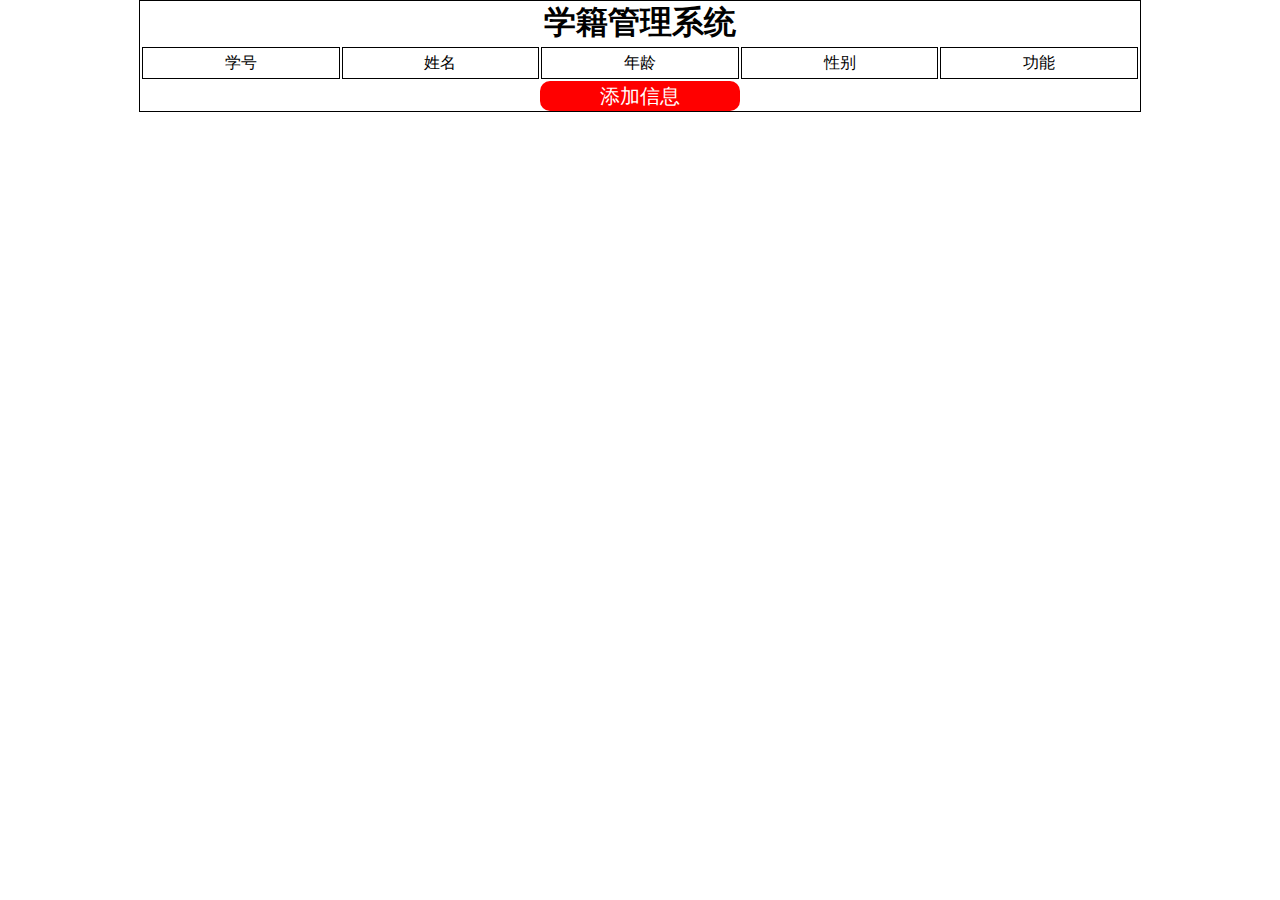
<file: zuo/okform/index.html>
<!DOCTYPE html>
<html lang="en">
<head>
    <meta charset="UTF-8">
    <title>Title</title>
    <script src="js.js"></script>
</head>
<style>
    *{
        margin: 0;
        padding: 0;
        list-style: none;
    }
    .box{
        width:1000px;
        height:auto;
        margin: 0 auto;
        border: 1px solid black;
        /*text-align: center;*/
    }
    .box h1{
        text-align: center;
    }

    .box table td{
        width:200px;
        border: 1px solid black;
        line-height: 30px;
        text-align: center;
    }

    .del{
        width:200px;
        height:30px;
        background: red;
        text-align: center;
        line-height: 30px;
        font-size: 20px;
        border-radius: 10px;
    }

    .btn{
        width:200px;
        height:30px;
        background:red;
        text-align: center;
        color: white;
        line-height: 30px;
        margin: 0 auto;
        font-size: 20px;
        border-radius: 10px;
        cursor: pointer;
    }
</style>
<body>
<div class="box">
    <table>
        <h1>学籍管理系统</h1>
        <tr>
            <td>学号</td>
            <td>姓名</td>
            <td>年龄</td>
            <td>性别</td>
            <td>功能</td>
        </tr>

    </table>

    <div class="btn">添加信息</div>

</div>
</body>
</html>
<script>

    //    let obj = {id:3}
    //    let database=[{nub:'20170301',name:'张三',age:'20',sex:'男'},
    //        {nub:'20170302',name:'李四',age:'26',sex:'男'},
    //        {nub:'20170303',name:'王五',age:'20',sex:'男'},
    //        ];
    //    localStorage.database=JSON.stringify(database);
    //    localStorage.index=JSON.stringify(obj);

    let database = [];
    let index= 0;
    if(database){
        database = JSON.parse(localStorage.database);
        index = JSON.parse(localStorage.index).id;
    };
    let tbody = $('tbody');
    let btn = $('.btn');
    database.forEach(function (value) {
        let tr = document.createElement('tr');
        tr.id=value.id;
        tr.innerHTML=`
              <td class="nub">${value.nub}</td>
              <td class="name">${value.name}</td>
              <td class="age">${value.age}</td>
              <td class="sex">${value.sex}</td>
              <td><div class="del">删除</div></td>
              `
        tbody.appendChild(tr);
    });

    //    添加

    btn.onclick=function () {
//        文档更新
        let tr = document.createElement('tr');
//          更新本地存储数据，更新下标
        index++;
        localStorage.index=JSON.stringify({id:index});
        tr.id=index;
//          添加文档结构
        tr.innerHTML=`
           <td class="nub"></td>
           <td class="name"></td>
           <td class="age"></td>
           <td class="sex"></td>
           <td><div class="del">删除</div></td>
           `
//          更新数据库创建一个空对象也就是一行数据
        let newxinxi = {id:index,nub:'',name:'',age:'',sex:''};
//          更新数据库和存储数据
        database.push(newxinxi);
        localStorage.database=JSON.stringify(database);
//          追加到页面
        tbody.appendChild(tr);
    }

    tbody.onclick=function (e) {
        let way=e.target||e.srcElement;
        if(way.className=='del'){
//            获取tr
            let par = way.parentNode.parentNode;
            let delindex = par.id;
            let delid = database.findIndex(function (value) {
                return value.id==delindex;
            });
            database.splice(delid,1);
            localStorage.database=JSON.stringify(database);
            tbody.removeChild(par);
        }else if(way.nodeName=='TD'&&way.children.length==0){
            let input = document.createElement('input');
            input.type='text';
            let val = way.innerHTML;
            way.innerHTML='';
            input.value=val;
            way.appendChild(input);
            input.focus();
            let id = way.parentNode.id;
            let classname = way.className;
//            失去焦点时
            input.onblur=function(){
                let val = this.value;
                let xindex = database.findIndex(function (value) {
                    return value.id==id;
                });
                database[xindex][classname]=val;
                localStorage.database=JSON.stringify(database);
                way.removeChild(input);
                way.innerHTML=val;
            }

        }
    }


</script>
</file>
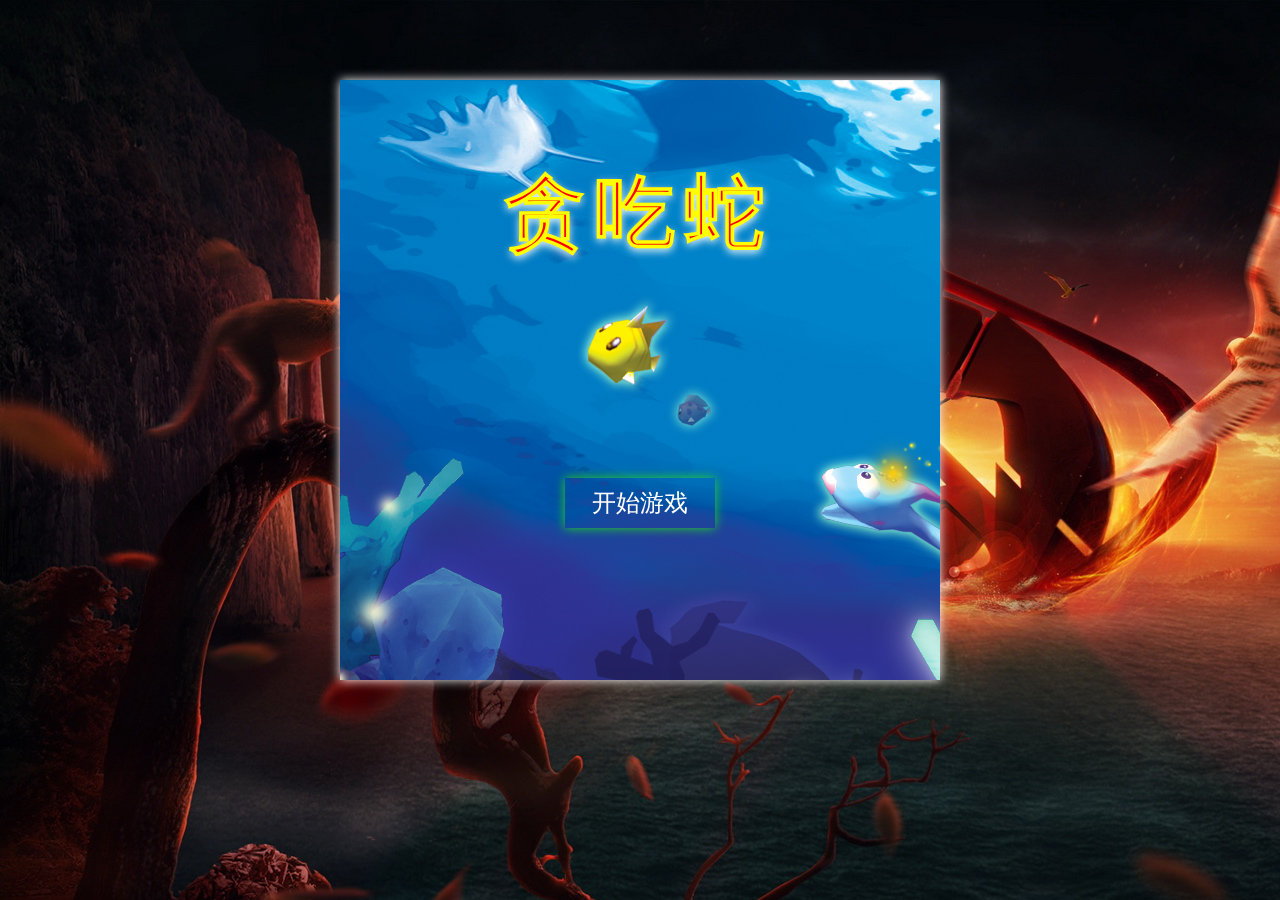
<file: zuo/snake/index.html>
<!doctype html>
<html lang="en">
<head>
    <meta charset="UTF-8">
    <meta name="viewport"
          content="width=device-width, user-scalable=no, initial-scale=1.0, maximum-scale=1.0, minimum-scale=1.0">
    <meta http-equiv="X-UA-Compatible" content="ie=edge">
    <title>Document</title>
    <script src="js.js"></script>
    <script src="animate.js"></script>
</head>
<style>
    *{
        margin: 0;
        padding:0;
        list-style: none;
    }
    body,html{
        width:100%;
        height:100%;
        overflow: hidden;
    }
    img{
        width: 100%;
        height:100%;
    }
    .box{
        width: 600px;
        height:600px;
        box-shadow: 0 0 10px #fff;
        margin: 80px auto;
        position: relative;
        background-color: rgba(0,0,0,0.6);
    }
    .box>div{
        width:30px;
        height:30px;
        /*border: 1px solid #000;*/
        float: left;
        box-sizing: border-box;
    }
    .box>span{
        display: block;
        width: 100px;
        height:45px;
        box-shadow: 0 0 10px #fff;
        text-align: center;
        font-family:"华文仿宋";
        font-size: 34px;
        color: #fbfbfb;
        position: absolute;
        left:0;
        top:0;
        right:0;
        bottom:0;
        margin:auto;
    }
    div.food{
        width: 30px;
        height: 30px;
        background-color: red;
        border-radius: 50%;
    }
    .snaker{
        width:30px;
        height:30px;
        background-color: #0dcccc;
        border-radius: 8px;
    }
    .fenshu,.load,.suspend{
        width: 100px;
        height:30px;
        /*text-align: center;*/
        line-height: 28px;
        font-size: 20px;
        box-shadow: 0 0 10px #df2521;
        position: fixed;
        right: 340px;
        top:130px;
        font-family: "华文楷体";
        display: none;
        color: #fff;
        cursor: pointer;
    }
    .load{
        top:190px;
        text-align: center;
    }
    .suspend{
        top:250px;
        text-align: center;
    }
    .fenshu span{
        text-align: left;
        font-size: 20px;
        color: black;
        padding-left: 20px;
        color: red;
        font-weight: bold;
    }
    .start{
        width:100%;
        height:100%;
        /*background-color: rgba(0,0,0,0.6);*/
        position: absolute;
        left: 0;
        top:0;
        background-image: url("img/2345_image_file_copy_2.jpg");
        background-repeat: no-repeat;
        opacity: 1;
        cursor: pointer;
    }
    .starts{
        width: 120px;
        padding: 10px 15px;
        box-shadow: 0 0 10px #25d523;
        margin: 35% auto;
        font-size: 24px;
        line-height: 30px;
        text-align: center;
        color: #fff;
        font-family: "华文彩云";
    }
    h1{
        font-size: 80px;
        text-align: center;
        padding-top: 80px;
        font-family: '华文仿宋';
        -webkit-text-fill-color: red;
        /* 文本描边颜色 */
        -webkit-text-stroke-color: yellow;
        /* 设置文本描边 */
        -webkit-text-stroke-width: 1px;
        font-weight: 800;
        letter-spacing: 10px;
        text-shadow: 0 3px 8px #fff;
    }
    .big{
        width:100%;
        height:100%;
        position: fixed;
        left:0;
        top:0;
        background-image:url("img/1353935565528.jpg");
    }
</style>
<body>
<div class="big"></div>
<div class="box">
    <section class="start">
        <h1>贪吃蛇</h1>
        <div class="starts">开始游戏</div>
    </section>
</div>
    <div class="fenshu">分数:<span>0</span></div>
    <div class="load">重新开始</div>
    <div class="suspend">暂停</div>
</body>
</html>
<script>
    var box=$('.box');
    var fun=$(".fenshu");
    for(var i=0;i<20;i++){
        for(var j=0;j<20;j++){
            var div=$("<div>");
            div.id='r'+j+'-'+i;
            box.appendChild(div);
        };
    };
    var arr=[{x:0,y:0},{x:1,y:0},{x:2,y:0}];
    arr.forEach(function (value) {
        var obj=$('#r'+value.x+'-'+value.y);
        obj.className='snaker';
    });
    var food=setFood();
    console.log(food);
    function setFood() {
        do{
            var x=Math.floor(Math.random()*20);
            var y=Math.floor(Math.random()*20);
        }while (check(x,y));
        var foods=$("#r"+x+'-'+y);
        foods.className='food';
        return {x:x,y:y};
    };
    function check(m,n) {
        var rest=arr.some(function (value) {
            return value.x==m&&value.y==n
        });
        return rest;
    };
    var way='right';
    var n=0;
    function move () {
        var oldhead=arr[arr.length-1];
        var newheadx;
        var newheady;
//        console.log(arr[0])
        switch (way){
            case "right":
                newheadx=oldhead.x+1;
                newheady=oldhead.y;
                break;
            case "left":
                newheadx=oldhead.x-1;
                newheady=oldhead.y;
                break;
            case "top":
                newheadx=oldhead.x;
                newheady=oldhead.y-1;
                break;
            case "bottom":
                newheadx=oldhead.x;
                newheady=oldhead.y+1;
                break;
        };
        if(newheadx<0||newheadx>19||newheady<0||newheady>19||check(newheadx,newheady)){
            alert('game over');
            clearInterval(t);
            return;
        }
        var newobj=$("#r"+newheadx+'-'+newheady);
        newobj.className="snaker";
        arr.push({x:newheadx,y:newheady});
        if(newheadx==food.x&&newheady==food.y){
            n++;
            food=setFood();
        }else{
            var first=$("#r"+arr[0].x+'-'+arr[0].y);
            first.classList.remove("snaker");
            arr.shift();
        };
        var funs=$(".fenshu span");
        funs.innerHTML=`${n}`;
    };
    var t = null;
    document.onkeydown=function (e) {
        if(e.keyCode==37){
            if(way=='right'){
                return;
            };
            way='left';
        }else if(e.keyCode==38){
            if(way=='bottom'){
                return;
            };
            way="top";
        }else if(e.keyCode==39){
            if(way=='left'){
                return;
            };
            way='right';
        }else if(e.keyCode==40){
            if(way=='top'){
                return;
            }
            way='bottom';
        }
    }
//    开始按钮
    var sta=$('.starts');
    var back=$(".start");
    var load=$(".load");
    var suspend=$('.suspend');
    var span =$("<span>");
    var flag=0;
    sta.onclick=function () {
        animate(back,{opacity:0},500,function () {
            t = setInterval(move,200);
            fun.style.display='block';
            load.style.display='block';
            suspend.style.display='block';
        })
    };


    load.onclick=function(){
        history.go();
    };
    suspend.onclick=function () {
        flag++;
        if(flag%2!=0){
            suspend.innerHTML='开始';
            span.innerHTML='暂停';
            box.appendChild(span);
            clearInterval(t);
        }else if(flag%2==0){
            suspend.innerHTML='暂停';
            t=setInterval(move,200);
            box.removeChild(span);
        };
    };

</script>
</file>
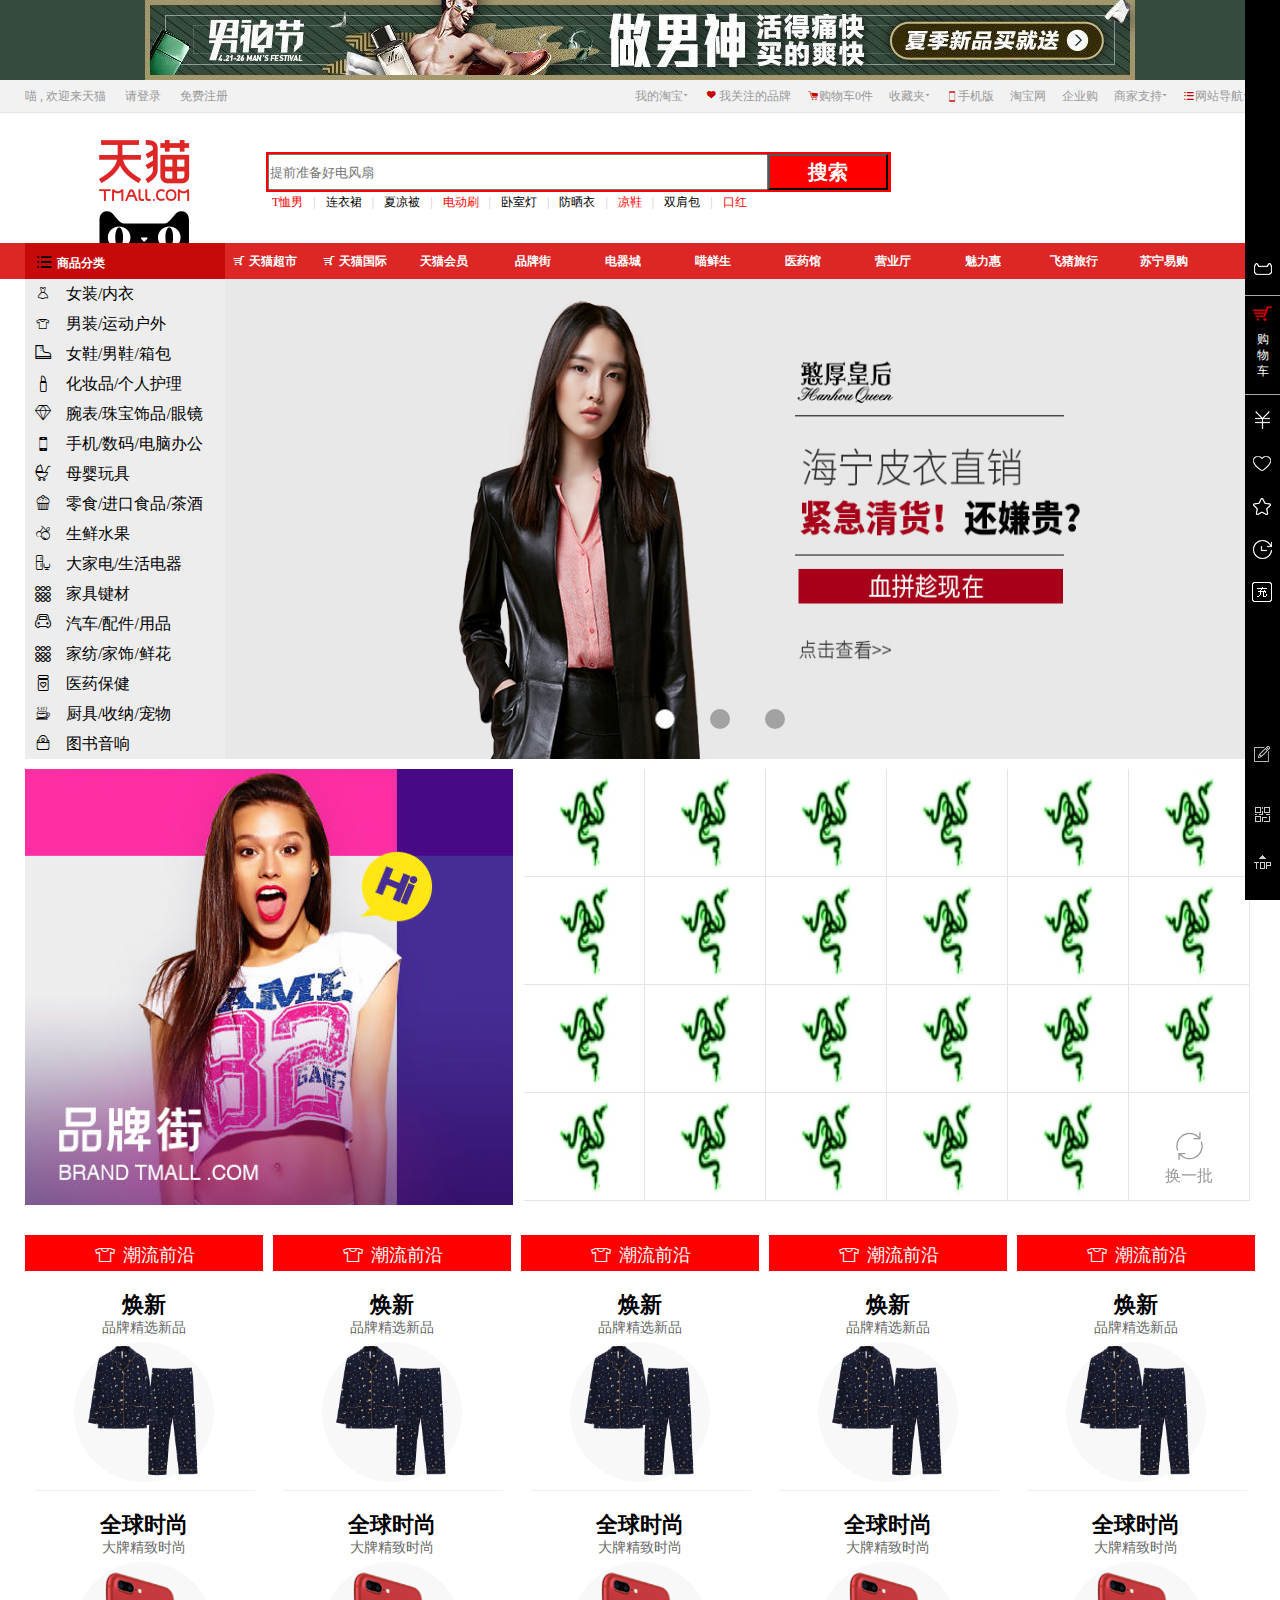
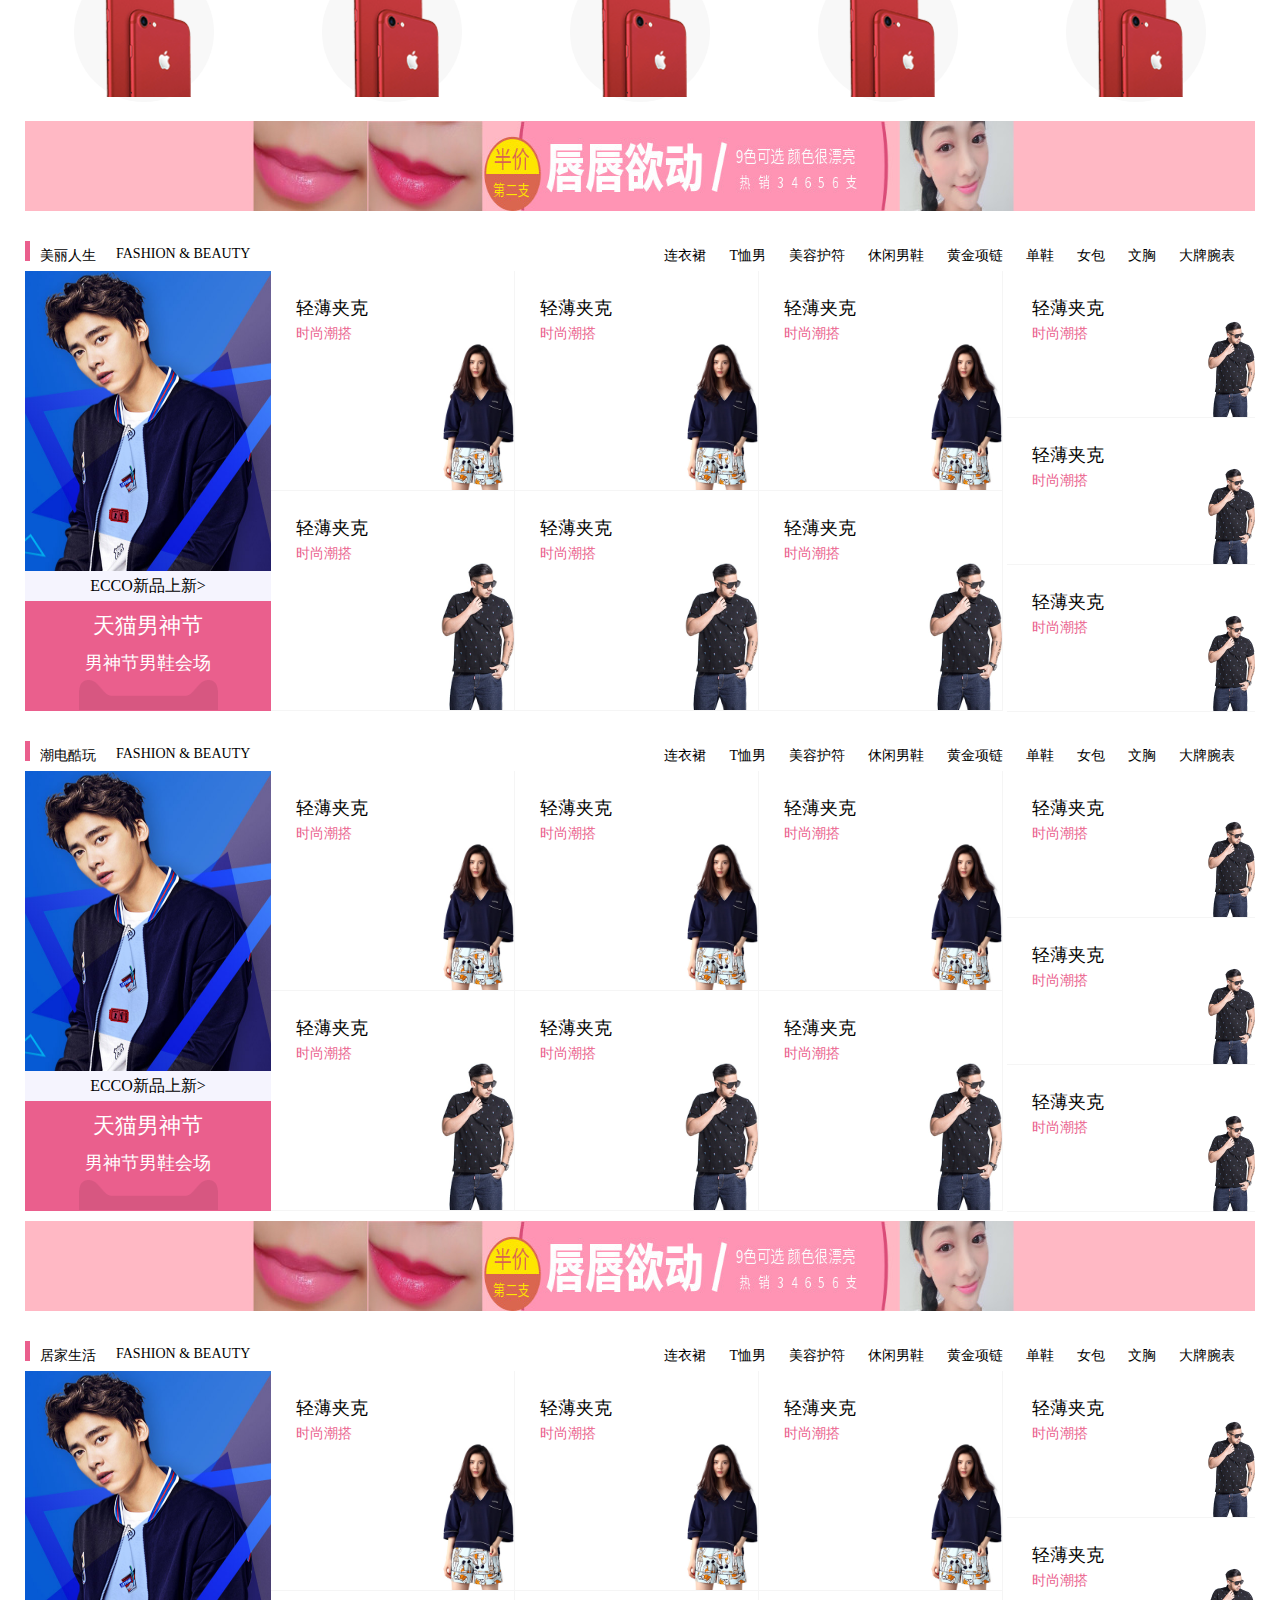
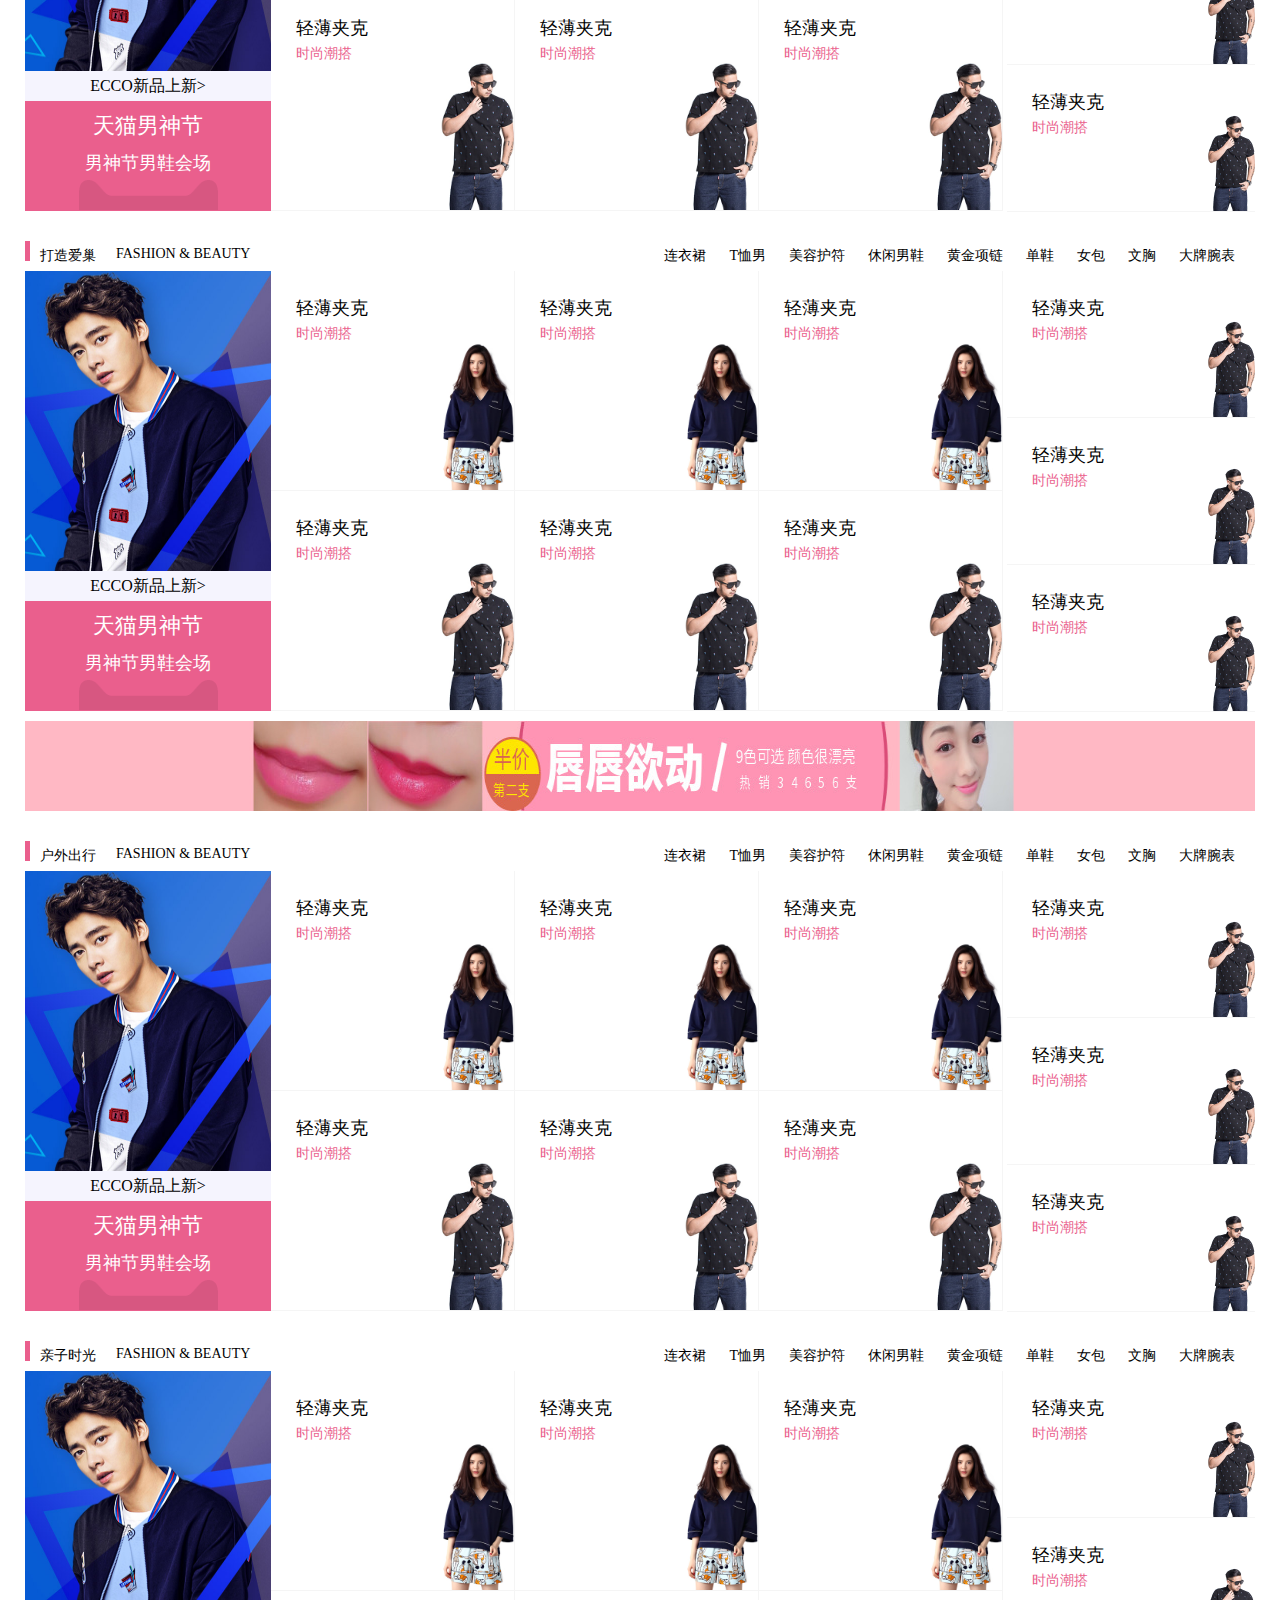
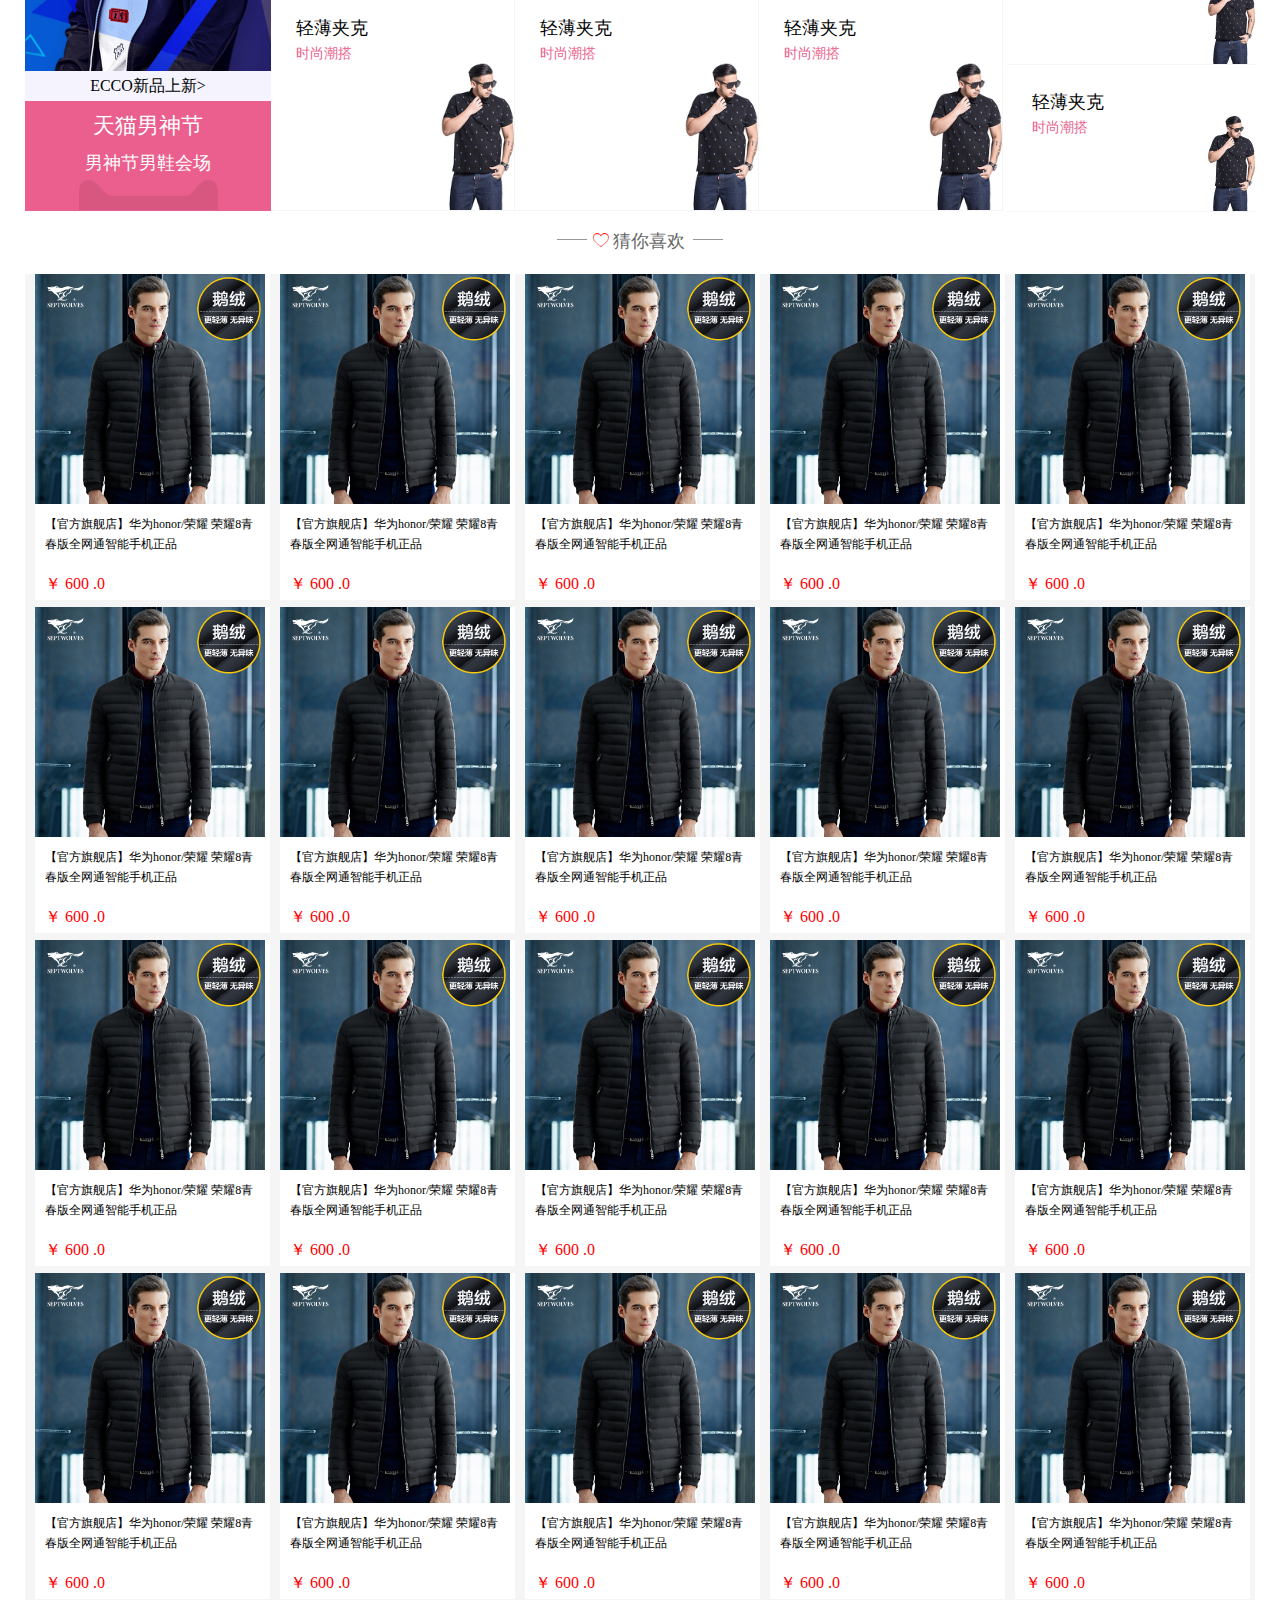
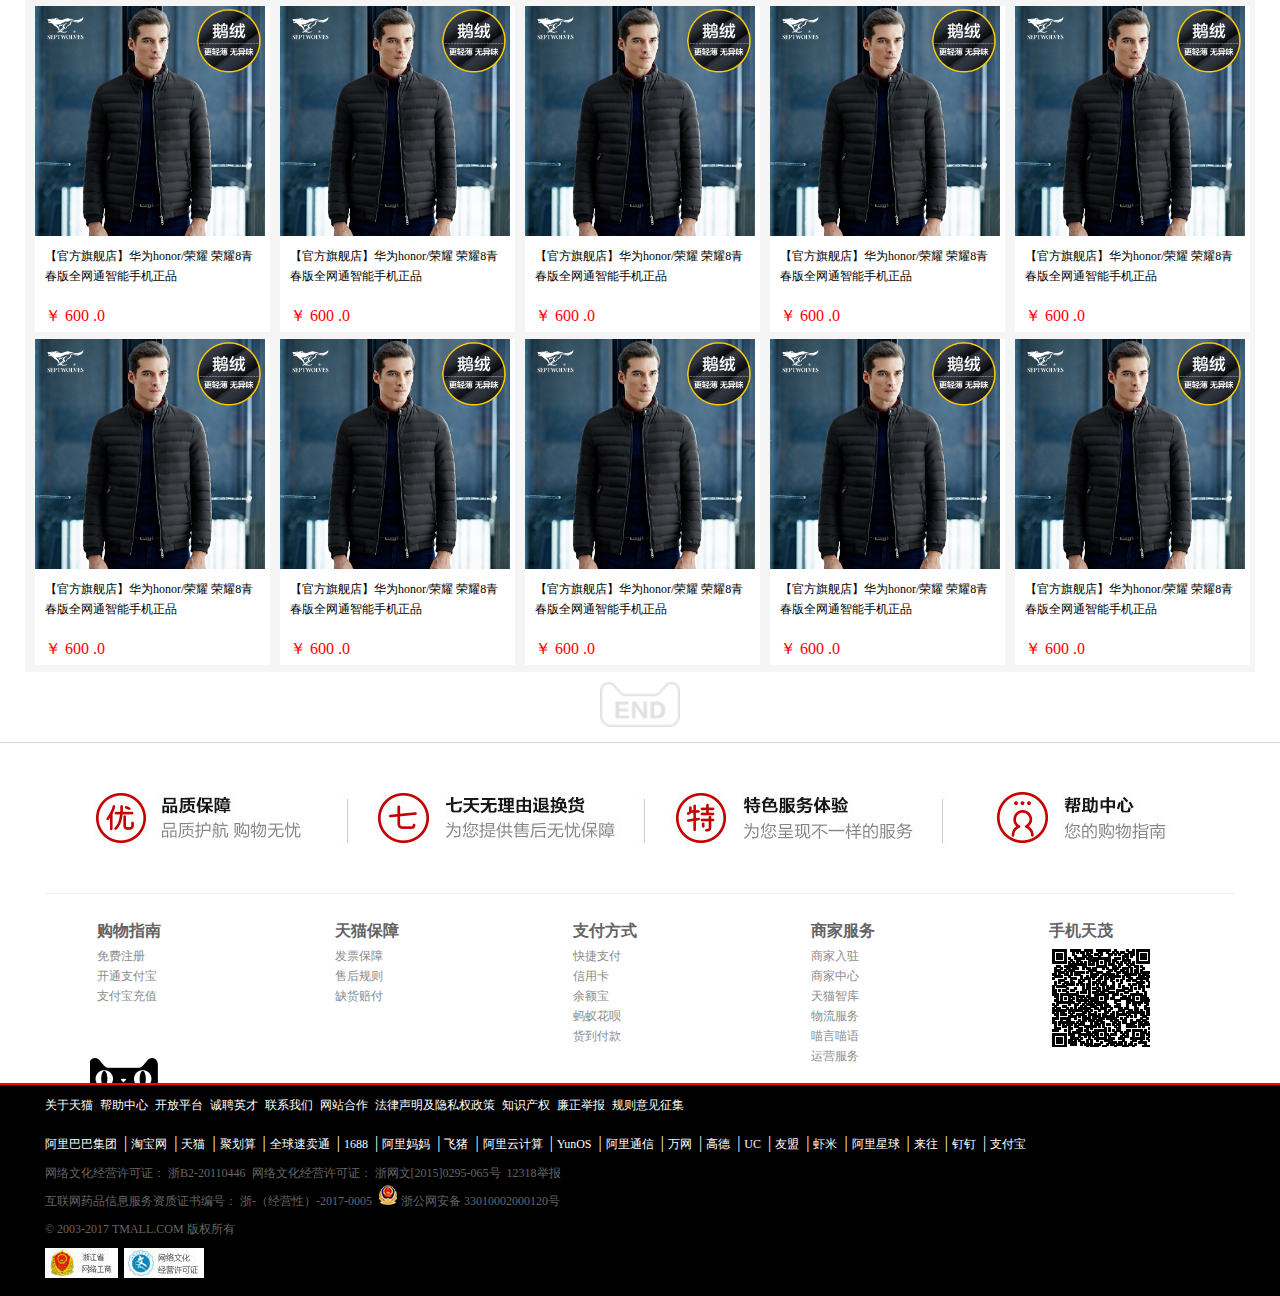
<file: zuo/tianmao/index.html>
<!DOCTYPE html>
<html lang="en">
  <head>
    <meta charset="UTF-8">
    <title>天猫官网</title>
    <link rel="stylesheet" href="css/index.css">
    <link rel="stylesheet" href="css/base.css">
    <link rel="stylesheet" href="css/iconfont.css">
    <script src="index.js"></script>
    <script src="animate.js"></script>
  </head>
  <body>
    <!-- 广告条开始 -->
    <a href="" class="notice">
      <div class="notice-box">
        <img src="img/QQ图片20170425092255.jpg" alt="">
      </div>
    </a>
    
    <!-- 广告条结束 -->
    <!-- 头部开始 -->
    <header>
      <div class="head-main">
        <div class="head-left">
          <span class="welcome">喵 , 欢迎来天猫</span>
          <span>
            <a href="">请登录</a>
            
          </span>
          <span>
            <a href="">免费注册</a>
          </span>
        </div>
        <div class="head-right">
          <div class="mytb my">
          <div class="wo">
          <div class="woy"></div>
            <span class="yi11">已买到的宝贝</span>
            <span class="yi22">已卖出的宝贝</span>
          </div>
            <span>
              <a href="">我的淘宝</a>
            </span>
            <span class="iconfont icon-jiantou1 jiantou1"></span>
            <span class="iconfont icon-jiantou0101 jiantou1"></span>
          </div>
          <div class="guanzhu">
            <span class="iconfont icon-xin-copy xin-copy"></span>
            <span>
              <a href="">我关注的品牌</a>
            </span>
          </div>
          <div class="guanzhu">
            <span class="iconfont icon-gouwuche xin-copy"></span>
            <span>
              <a href="">购物车0件</a>
            </span>
          </div>
          <div class="mytb tb sc">
          <div class="sou">
            <div class="souy"></div>
            <span class="sou11">收藏的宝贝</span>
            <span>收藏的店铺</span>
          </div>
            <span>
              <a href="">收藏夹</a>
            </span>
            <span class="iconfont icon-jiantou1 jiantou1"></span>
            <span class="iconfont icon-jiantou0101 jiantou1"></span>
          </div>
          <div class="guanzhu shou">
          <div class="shouji">
            <img src="img/000000.png" alt="">
          </div>
            <span class="iconfont icon-shouji xin-copy"></span>
            <span>
              <a href="">手机版</a>
            </span>
          </div>
          
          <div class="guanzhu">
            
            <span>
              <a href="">淘宝网</a>
            </span>
          </div>
          
          <div class="guanzhu">
            
            <span>
              <a href="">企业购</a>
            </span>
          </div>
          <div class="mytb tb sj">
          <div class="shang">
           <div class="sy"></div>
            <h3>商家:</h3>
            <ul>
              <li>商家中心</li>
              <li>运营服务</li>
              <li>商家工具</li>
              <li>天猫智库</li>
            </ul>

            <ul>
              <li>商家入驻</li>
              <li>商家品控</li>
              <li>商家规则</li>
              <li>喵言喵语</li>
            </ul>

             <div class="bang">
               <h3>帮助:</h3>
               <span>帮助中心</span>
               <span>问商友</span>
             </div>
          </div>
            <span>
              <a href="">商家支持</a>
            </span>
            <span class="iconfont icon-jiantou1 jiantou1"></span>
            <span class="iconfont icon-jiantou0101 jiantou1"></span>
          </div>
          <div class="mytb tb wang">
          <div class="xiahezi">
               <div class="xxh"></div>
               <div class="xxh1">
                 <h2>热点推荐 Hot</h2>
                 <ul>
                   <li><a href="">天猫超市</a></li>
                   <li><a href="">女装新品</a></li>
                   <li><a href="">试美妆</a></li>
                   <li><a href="">精明妈咪</a></li>
                   <li><a href="">会员积分</a></li>
                 </ul>

                 <ul>
                   <li><a href="">喵鲜生</a></li>
                   <li><a href="">酷玩街</a></li>
                   <li><a href="">运动新品</a></li>
                   <li><a href="">吃乐会</a></li>
                   <li><a href="">天猫国际</a></li>
                 </ul>

                 <ul>
                   <li><a href="">科技新品</a></li>
                   <li><a href="">内衣新品</a></li>
                   <li><a href="">时尚先生</a></li>
                   <li><a href="">企业采购</a></li>
                 </ul>
               </div>

               <div class="xxh1">
                 <h2 class="hang">行业市场&nbsp;&nbsp;Market</h2>
                 <ul>
                   <li><a href="">天猫超市</a></li>
                   <li><a href="">女装新品</a></li>
                   <li><a href="">试美妆</a></li>
                   <li><a href="">精明妈咪</a></li>
                   <li><a href="">会员积分</a></li>
                 </ul>

                 <ul>
                   <li><a href="">喵鲜生</a></li>
                   <li><a href="">酷玩街</a></li>
                   <li><a href="">运动新品</a></li>
                   <li><a href="">吃乐会</a></li>
                   <li><a href="">天猫国际</a></li>
                 </ul>

                 <ul>
                   <li><a href="">科技新品</a></li>
                   <li><a href="">内衣新品</a></li>
                   <li><a href="">时尚先生</a></li>
                   <li><a href="">企业采购</a></li>
                 </ul>
               </div>

               <div class="xxh1">
                 <h2 class="ping">品牌风尚&nbsp;&nbsp;Brand</h2>
                 <ul>
                   <li><a href="">天猫超市</a></li>
                   <li><a href="">女装新品</a></li>
                   <li><a href="">试美妆</a></li>
                   <li><a href="">精明妈咪</a></li>
                   <li><a href="">会员积分</a></li>
                 </ul>

                 <ul>
                   <li><a href="">喵鲜生</a></li>
                   <li><a href="">酷玩街</a></li>
                   <li><a href="">运动新品</a></li>
                   <li><a href="">吃乐会</a></li>
                   <li><a href="">天猫国际</a></li>
                 </ul>

                 <ul>
                   <li><a href="">科技新品</a></li>
                   <li><a href="">内衣新品</a></li>
                   <li><a href="">时尚先生</a></li>
                   <li><a href="">企业采购</a></li>
                 </ul>
               </div>

               <div class="xxh1">
                 <h2 class="zhinan">服务指南&nbsp;&nbsp;Help</h2>
                 <ul>
                   <li><a href="">天猫超市</a></li>
                   <li><a href="">女装新品</a></li>
                   <li><a href="">试美妆</a></li>
                   <li><a href="">精明妈咪</a></li>
                   <li><a href="">会员积分</a></li>
                 </ul>

                 <ul>
                   <li><a href="">喵鲜生</a></li>
                   <li><a href="">酷玩街</a></li>
                   <li><a href="">运动新品</a></li>
                   <li><a href="">吃乐会</a></li>
                   <li><a href="">天猫国际</a></li>
                 </ul>

                 <ul>
                   <li><a href="">科技新品</a></li>
                   <li><a href="">内衣新品</a></li>
                   <li><a href="">时尚先生</a></li>
                   <li><a href="">企业采购</a></li>
                 </ul>
               </div>

          </div>
            <span class="iconfont icon-icon xin-copy"></span>
            <div class="wz">
                <span>
                  网站导航
                </span>
                <span class="iconfont icon-jiantou1 jiantou1"></span>
                <span class="iconfont icon-jiantou0101 jiantou1"></span>
            </div>

          </div>
        </div>
      </div>
    </header>
    <!-- 头部结束 -->
    <!-- 搜索开始 -->
    <div class="sousuo">    
      <div class="sousuo-left"></div>
      <div class="sousuo-center">
        <div class="wai">
          <div class="sousuo-top">
            <input type="text" class="shuru" placeholder="提前准备好电风扇">
           <input type="submit" class="right" value="搜索">
          </div>
        </div>
        <!-- value: 设置默认值 -->
        <!-- placeholder:设置提示信息 -->
        <div class="sousuo-bottom">        
          <a href="" id="hong">T恤男</a>
          <a href="" id="tiao">|</a>
          <a href="">连衣裙</a>
          <a href="" id="tiao">|</a>
          <a href="">夏凉被</a>
          <a href="" id="tiao">|</a>
          <a href="" id="hong">电动刷</a>
          <a href="" id="tiao">|</a>
          <a href="">卧室灯</a>
          <a href="" id="tiao">|</a>
          <a href="">防晒衣</a>
          <a href="" id="tiao">|</a>
          <a href="" id="hong">凉鞋</a>
          <a href="" id="tiao">|</a>
          <a href="">双肩包</a>
          <a href="" id="tiao">|</a>
          <a href="" id="hong">口红</a>
        </div>
      </div>
    </div>
    <!-- 搜索结束 -->
    <!-- 导航开始 -->
    <div class="daohang">
      <div class="daohang1">
        <div class="daohang1-1">
          <span class="iconfont icon-icon fenlei"></span>
          <span><a href="" class="zi">商品分类</a></span>
        </div>
        <div class="daohang1-2">
          <div class="maotou">
            <img src="img/maotou.png" alt="">
          </div>
          <span class="iconfont icon-gouwuche1 gwc"></span>
          <span class="chaoshi"><a href="">天猫超市</a></span>
        </div>
        <div class="daohang1-2">
          <div class="maotou">
            <img src="img/maotou.png" alt="">
          </div>
          <span class="iconfont icon-gouwuche1 gwc"></span>
          <span class="chaoshi"><a href="">天猫国际</a></span>
        </div>
        <div class="daohang1-2">
          <div class="maotou">
            <img src="img/maotou.png" alt="">
          </div>
          <span class="chaoshi1"><a href="">天猫会员</a></span>
        </div>
        <div class="daohang1-2">
          <div class="maotou">
            <img src="img/maotou.png" alt="">
          </div>
          <span class="chaoshi2"><a href="">品牌街</a></span>
        </div>
        <div class="daohang1-2">
          <div class="maotou">
            <img src="img/maotou.png" alt="">
          </div>
          <span class="chaoshi2"><a href="">电器城</a></span>
        </div>
        <div class="daohang1-2">
          <div class="maotou">
            <img src="img/maotou.png" alt="">
          </div>
          <span class="chaoshi2"><a href="">喵鲜生</a></span>
        </div>
        <div class="daohang1-2">
          <div class="maotou">
            <img src="img/maotou.png" alt="">
          </div>
          <span class="chaoshi2"><a href="">医药馆</a></span>
        </div>
        <div class="daohang1-2">
          <div class="maotou">
            <img src="img/maotou.png" alt="">
          </div>
          <span class="chaoshi2"><a href="">营业厅</a></span>
        </div>
        <div class="daohang1-2">
          <div class="maotou">
            <img src="img/maotou.png" alt="">
          </div>
          <span class="chaoshi2"><a href="">魅力惠</a></span>
        </div>
        <div class="daohang1-2">
          <div class="maotou">
            <img src="img/maotou.png" alt="">
          </div>
          <span class="chaoshi1"><a href="">飞猪旅行</a></span>
        </div>
        <div class="daohang1-2">
          <div class="maotou">
            <img src="img/maotou.png" alt="">
          </div>
          <span class="chaoshi1"><a href="">苏宁易购</a></span>
        </div>
      </div>
    </div>
    <!-- 导航结束 -->
    <!-- banner开始 -->
    <div class="banner">
      <div class="banner-left">
        <ul class="zizi">
          <li class="active">
            <span class="iconfont icon-nvzhuang name"><a href="">女装/内衣</a></span>
          </li>
          <li>
            <span class="iconfont icon-nanzhuang"><a href="">男装/运动户外</a></span>
          </li>
          <li>
            <span class="iconfont icon-xie"><a href="">女鞋/男鞋/箱包</a></span>
          </li>
          <li>
            <span class="iconfont icon-huazhuangpin"><a href="">化妆品/个人护理</a></span>
          </li>
          <li>
            <span class="iconfont icon-zb"><a href="">腕表/珠宝饰品/眼镜</a></span>
          </li>
          <li>
            <span class="iconfont icon-shouji"><a href="">手机/数码/电脑办公</a></span>
          </li>
          <li>
            <span class="iconfont icon-muyingwanju"><a href="">母婴玩具</a></span>
          </li>
          <li>
            <span class="iconfont icon-lingshi"><a href="">零食/进口食品/茶酒</a></span>
          </li>
          <li>
            <span class="iconfont icon-shengxianshuiguo"><a href="">生鲜水果</a></span>
          </li>
          <li>
            <span class="iconfont icon-jiadian"><a href="">大家电/生活电器</a></span>
          </li>
          <li>
            <span class="iconfont icon-jiajujiancai"><a href="">家具键材</a></span>
          </li>
          <li>
            <span class="iconfont icon-qiche"><a href="">汽车/配件/用品</a></span>
          </li>
          <li>
            <span class="iconfont icon-jiajujiancai"><a href="">家纺/家饰/鲜花</a></span>
          </li>
          <li>
            <span class="iconfont icon-yiyaobaojian"><a href="">医药保健</a></span>
          </li>
          <li>
            <span class="iconfont icon-sichu"><a href="">厨具/收纳/宠物</a></span>
          </li>
          <li>
            <span class="iconfont icon-tushuyinxiang"><a href="">图书音响</a></span>
          </li>
        </ul>
        
        <ul class="yin">
          <li class="active">
            <div class="huang">
              <div class="dj">
              <h2>当季流行 > </h2>
              </div>
               <div class="xiaji">
                <div class="yi1"> 
                   <a href="" class="se">夏季新品</a>
                   <a href="" class="se">商城同款</a>
                   <a href="">气质连衣裙</a>
                   <a href="">印花衬衫</a>
                   <a href="">牛仔单品</a>
                   <a href="">百搭休闲</a>
                </div>
                 <div class="yi2"> 
                   <a href="">夏季新品</a>
                   <a href="" class="se">商城同款</a>
                   <a href="">气质连衣裙</a>
                   <a href="" class="se">印花衬衫</a>
                   <a href="">牛仔单品</a>
                   <a href="">百搭休闲</a>
                </div>
               </div>
            </div>
            <div class="huang">
              <div class="dj">
              <h2>精选上装 > </h2>
              </div>
               <div class="xiaji">
                <div class="yi1"> 
                   <a href="" class="se">夏季新品</a>
                   <a href="" class="se">商城同款</a>
                   <a href="">气质连衣裙</a>
                   <a href="">印花衬衫</a>
                   <a href="">牛仔单品</a>
                   <a href="">百搭休闲</a>
                </div>
                 <div class="yi2"> 
                   <a href="">夏季新品</a>
                   <a href="" class="se">商城同款</a>
                   <a href="">气质连衣裙</a>
                   <a href="" class="se">印花衬衫</a>
                   <a href="">牛仔单品</a>
                   <a href="">百搭休闲</a>
                </div>
               </div>
            </div>
            <div class="huang">
              <div class="dj">
              <h2>浪漫裙装 > </h2>
              </div>
               <div class="xiaji">
                <div class="yi1"> 
                   <a href="" class="se">夏季新品</a>
                   <a href="" class="se">商城同款</a>
                   <a href="">气质连衣裙</a>
                   <a href="">印花衬衫</a>
                   <a href="">牛仔单品</a>
                   <a href="">百搭休闲</a>
                </div>
                 <div class="yi2"> 
                   <a href="">夏季新品</a>
                   <a href="" class="se">商城同款</a>
                   <a href="">气质连衣裙</a>
                   <a href="" class="se">印花衬衫</a>
                   <a href="">牛仔单品</a>
                   <a href="">百搭休闲</a>
                </div>
               </div>
            </div>
            <div class="huang">
              <div class="dj">
              <h2>当季流行 > </h2>
              </div>
               <div class="xiaji">
                <div class="yi1"> 
                   <a href="" class="se">夏季新品</a>
                   <a href="" class="se">商城同款</a>
                   <a href="">气质连衣裙</a>
                   <a href="">印花衬衫</a>
                   <a href="">牛仔单品</a>
                   <a href="">百搭休闲</a>
                </div>
                 <div class="yi2"> 
                   <a href="">夏季新品</a>
                   <a href="" class="se">商城同款</a>
                   <a href="">气质连衣裙</a>
                   <a href="" class="se">印花衬衫</a>
                   <a href="">牛仔单品</a>
                   <a href="">百搭休闲</a>
                </div>
               </div>
            </div>
            <div class="huang">
              <div class="dj">
              <h2>当季流行 > </h2>
              </div>
               <div class="xiaji">
                <div class="yi1"> 
                   <a href="" class="se">夏季新品</a>
                   <a href="" class="se">商城同款</a>
                   <a href="">气质连衣裙</a>
                   <a href="">印花衬衫</a>
                   <a href="">牛仔单品</a>
                   <a href="">百搭休闲</a>
                </div>
                 <div class="yi2"> 
                   <a href="">夏季新品</a>
                   <a href="" class="se">商城同款</a>
                   <a href="">气质连衣裙</a>
                   <a href="" class="se">印花衬衫</a>
                   <a href="">牛仔单品</a>
                   <a href="">百搭休闲</a>
                </div>
               </div>
            </div>
          </li>

          <li>
            <div class="huang">
              <div class="dj">
              <h2>当季流行 > </h2>
              </div>
               <div class="xiaji">
                <div class="yi1"> 
                   <a href="" class="se">夏季新品</a>
                   <a href="" class="se">商城同款</a>
                   <a href="">气质连衣裙</a>
                   <a href="">印花衬衫</a>
                   <a href="">牛仔单品</a>
                   <a href="">百搭休闲</a>
                </div>
                 <div class="yi2"> 
                   <a href="">夏季新品</a>
                   <a href="" class="se">商城同款</a>
                   <a href="">气质连衣裙</a>
                   <a href="" class="se">印花衬衫</a>
                   <a href="">牛仔单品</a>
                   <a href="">百搭休闲</a>
                </div>
               </div>
            </div>
            <div class="huang">
              <div class="dj">
              <h2>男士外套 > </h2>
              </div>
               <div class="xiaji">
                <div class="yi1"> 
                   <a href="" class="se">夏季新品</a>
                   <a href="" class="se">商城同款</a>
                   <a href="">气质连衣裙</a>
                   <a href="">印花衬衫</a>
                   <a href="">牛仔单品</a>
                   <a href="">百搭休闲</a>
                </div>
                 <div class="yi2"> 
                   <a href="">夏季新品</a>
                   <a href="" class="se">商城同款</a>
                   <a href="">气质连衣裙</a>
                   <a href="" class="se">印花衬衫</a>
                   <a href="">牛仔单品</a>
                   <a href="">百搭休闲</a>
                </div>
               </div>
            </div>
            <div class="huang">
              <div class="dj">
              <h2>男士内搭 > </h2>
              </div>
               <div class="xiaji">
                <div class="yi1"> 
                   <a href="" class="se">夏季新品</a>
                   <a href="" class="se">商城同款</a>
                   <a href="">气质连衣裙</a>
                   <a href="">印花衬衫</a>
                   <a href="">牛仔单品</a>
                   <a href="">百搭休闲</a>
                </div>
                 <div class="yi2"> 
                   <a href="">夏季新品</a>
                   <a href="" class="se">商城同款</a>
                   <a href="">气质连衣裙</a>
                   <a href="" class="se">印花衬衫</a>
                   <a href="">牛仔单品</a>
                   <a href="">百搭休闲</a>
                </div>
               </div>
            </div>
            <div class="huang">
              <div class="dj">
              <h2>男士裤装 > </h2>
              </div>
               <div class="xiaji">
                <div class="yi1"> 
                   <a href="" class="se">夏季新品</a>
                   <a href="" class="se">商城同款</a>
                   <a href="">气质连衣裙</a>
                   <a href="">印花衬衫</a>
                   <a href="">牛仔单品</a>
                   <a href="">百搭休闲</a>
                </div>
                 <div class="yi2"> 
                   <a href="">夏季新品</a>
                   <a href="" class="se">商城同款</a>
                   <a href="">气质连衣裙</a>
                   <a href="" class="se">印花衬衫</a>
                   <a href="">牛仔单品</a>
                   <a href="">百搭休闲</a>
                </div>
               </div>
            </div>
            <div class="huang">
              <div class="dj">
              <h2>当季流行 > </h2>
              </div>
               <div class="xiaji">
                <div class="yi1"> 
                   <a href="" class="se">夏季新品</a>
                   <a href="" class="se">商城同款</a>
                   <a href="">气质连衣裙</a>
                   <a href="">印花衬衫</a>
                   <a href="">牛仔单品</a>
                   <a href="">百搭休闲</a>
                </div>
                 <div class="yi2"> 
                   <a href="">夏季新品</a>
                   <a href="" class="se">商城同款</a>
                   <a href="">气质连衣裙</a>
                   <a href="" class="se">印花衬衫</a>
                   <a href="">牛仔单品</a>
                   <a href="">百搭休闲</a>
                </div>
               </div>
            </div>
          </li>

          <li>
            <div class="huang">
              <div class="dj">
              <h2>推荐女鞋 > </h2>
              </div>
               <div class="xiaji">
                <div class="yi1"> 
                   <a href="" class="se">夏季新品</a>
                   <a href="" class="se">商城同款</a>
                   <a href="">气质连衣裙</a>
                   <a href="">印花衬衫</a>
                   <a href="">牛仔单品</a>
                   <a href="">百搭休闲</a>
                </div>
                 <div class="yi2"> 
                   <a href="">夏季新品</a>
                   <a href="" class="se">商城同款</a>
                   <a href="">气质连衣裙</a>
                   <a href="" class="se">印花衬衫</a>
                   <a href="">牛仔单品</a>
                   <a href="">百搭休闲</a>
                </div>
               </div>
            </div>
            <div class="huang">
              <div class="dj">
              <h2>潮流男鞋 > </h2>
              </div>
               <div class="xiaji">
                <div class="yi1"> 
                   <a href="" class="se">夏季新品</a>
                   <a href="" class="se">商城同款</a>
                   <a href="">气质连衣裙</a>
                   <a href="">印花衬衫</a>
                   <a href="">牛仔单品</a>
                   <a href="">百搭休闲</a>
                </div>
                 <div class="yi2"> 
                   <a href="">夏季新品</a>
                   <a href="" class="se">商城同款</a>
                   <a href="">气质连衣裙</a>
                   <a href="" class="se">印花衬衫</a>
                   <a href="">牛仔单品</a>
                   <a href="">百搭休闲</a>
                </div>
               </div>
            </div>
            <div class="huang">
              <div class="dj">
              <h2>女 单 鞋 > </h2>
              </div>
               <div class="xiaji">
                <div class="yi1"> 
                   <a href="" class="se">夏季新品</a>
                   <a href="" class="se">商城同款</a>
                   <a href="">气质连衣裙</a>
                   <a href="">印花衬衫</a>
                   <a href="">牛仔单品</a>
                   <a href="">百搭休闲</a>
                </div>
                 <div class="yi2"> 
                   <a href="">夏季新品</a>
                   <a href="" class="se">商城同款</a>
                   <a href="">气质连衣裙</a>
                   <a href="" class="se">印花衬衫</a>
                   <a href="">牛仔单品</a>
                   <a href="">百搭休闲</a>
                </div>
               </div>
            </div>
            <div class="huang">
              <div class="dj">
              <h2>当季流行 > </h2>
              </div>
               <div class="xiaji">
                <div class="yi1"> 
                   <a href="" class="se">夏季新品</a>
                   <a href="" class="se">商城同款</a>
                   <a href="">气质连衣裙</a>
                   <a href="">印花衬衫</a>
                   <a href="">牛仔单品</a>
                   <a href="">百搭休闲</a>
                </div>
                 <div class="yi2"> 
                   <a href="">夏季新品</a>
                   <a href="" class="se">商城同款</a>
                   <a href="">气质连衣裙</a>
                   <a href="" class="se">印花衬衫</a>
                   <a href="">牛仔单品</a>
                   <a href="">百搭休闲</a>
                </div>
               </div>
            </div>
            <div class="huang">
              <div class="dj">
              <h2>当季流行 > </h2>
              </div>
               <div class="xiaji">
                <div class="yi1"> 
                   <a href="" class="se">夏季新品</a>
                   <a href="" class="se">商城同款</a>
                   <a href="">气质连衣裙</a>
                   <a href="">印花衬衫</a>
                   <a href="">牛仔单品</a>
                   <a href="">百搭休闲</a>
                </div>
                 <div class="yi2"> 
                   <a href="">夏季新品</a>
                   <a href="" class="se">商城同款</a>
                   <a href="">气质连衣裙</a>
                   <a href="" class="se">印花衬衫</a>
                   <a href="">牛仔单品</a>
                   <a href="">百搭休闲</a>
                </div>
               </div>
            </div>
          </li>

          <li>
            <div class="huang">
              <div class="dj">
              <h2>护 肤 品 > </h2>
              </div>
               <div class="xiaji">
                <div class="yi1"> 
                   <a href="" class="se">夏季新品</a>
                   <a href="" class="se">商城同款</a>
                   <a href="">气质连衣裙</a>
                   <a href="">印花衬衫</a>
                   <a href="">牛仔单品</a>
                   <a href="">百搭休闲</a>
                </div>
                 <div class="yi2"> 
                   <a href="">夏季新品</a>
                   <a href="" class="se">商城同款</a>
                   <a href="">气质连衣裙</a>
                   <a href="" class="se">印花衬衫</a>
                   <a href="">牛仔单品</a>
                   <a href="">百搭休闲</a>
                </div>
               </div>
            </div>
            <div class="huang">
              <div class="dj">
              <h2>彩  妆 > </h2>
              </div>
               <div class="xiaji">
                <div class="yi1"> 
                   <a href="" class="se">夏季新品</a>
                   <a href="" class="se">商城同款</a>
                   <a href="">气质连衣裙</a>
                   <a href="">印花衬衫</a>
                   <a href="">牛仔单品</a>
                   <a href="">百搭休闲</a>
                </div>
                 <div class="yi2"> 
                   <a href="">夏季新品</a>
                   <a href="" class="se">商城同款</a>
                   <a href="">气质连衣裙</a>
                   <a href="" class="se">印花衬衫</a>
                   <a href="">牛仔单品</a>
                   <a href="">百搭休闲</a>
                </div>
               </div>
            </div>
            <div class="huang">
              <div class="dj">
              <h2>男士护肤 > </h2>
              </div>
               <div class="xiaji">
                <div class="yi1"> 
                   <a href="" class="se">夏季新品</a>
                   <a href="" class="se">商城同款</a>
                   <a href="">气质连衣裙</a>
                   <a href="">印花衬衫</a>
                   <a href="">牛仔单品</a>
                   <a href="">百搭休闲</a>
                </div>
                 <div class="yi2"> 
                   <a href="">夏季新品</a>
                   <a href="" class="se">商城同款</a>
                   <a href="">气质连衣裙</a>
                   <a href="" class="se">印花衬衫</a>
                   <a href="">牛仔单品</a>
                   <a href="">百搭休闲</a>
                </div>
               </div>
            </div>
            <div class="huang">
              <div class="dj">
              <h2>当季流行 > </h2>
              </div>
               <div class="xiaji">
                <div class="yi1"> 
                   <a href="" class="se">夏季新品</a>
                   <a href="" class="se">商城同款</a>
                   <a href="">气质连衣裙</a>
                   <a href="">印花衬衫</a>
                   <a href="">牛仔单品</a>
                   <a href="">百搭休闲</a>
                </div>
                 <div class="yi2"> 
                   <a href="">夏季新品</a>
                   <a href="" class="se">商城同款</a>
                   <a href="">气质连衣裙</a>
                   <a href="" class="se">印花衬衫</a>
                   <a href="">牛仔单品</a>
                   <a href="">百搭休闲</a>
                </div>
               </div>
            </div>
            <div class="huang">
              <div class="dj">
              <h2>当季流行 > </h2>
              </div>
               <div class="xiaji">
                <div class="yi1"> 
                   <a href="" class="se">夏季新品</a>
                   <a href="" class="se">商城同款</a>
                   <a href="">气质连衣裙</a>
                   <a href="">印花衬衫</a>
                   <a href="">牛仔单品</a>
                   <a href="">百搭休闲</a>
                </div>
                 <div class="yi2"> 
                   <a href="">夏季新品</a>
                   <a href="" class="se">商城同款</a>
                   <a href="">气质连衣裙</a>
                   <a href="" class="se">印花衬衫</a>
                   <a href="">牛仔单品</a>
                   <a href="">百搭休闲</a>
                </div>
               </div>
            </div>
          </li>

          <li>
            <div class="huang">
              <div class="dj">
              <h2>黄金首饰 > </h2>
              </div>
               <div class="xiaji">
                <div class="yi1"> 
                   <a href="" class="se">夏季新品</a>
                   <a href="" class="se">商城同款</a>
                   <a href="">气质连衣裙</a>
                   <a href="">印花衬衫</a>
                   <a href="">牛仔单品</a>
                   <a href="">百搭休闲</a>
                </div>
                 <div class="yi2"> 
                   <a href="">夏季新品</a>
                   <a href="" class="se">商城同款</a>
                   <a href="">气质连衣裙</a>
                   <a href="" class="se">印花衬衫</a>
                   <a href="">牛仔单品</a>
                   <a href="">百搭休闲</a>
                </div>
               </div>
            </div>
            <div class="huang">
              <div class="dj">
              <h2>钻石彩宝 > </h2>
              </div>
               <div class="xiaji">
                <div class="yi1"> 
                   <a href="" class="se">夏季新品</a>
                   <a href="" class="se">商城同款</a>
                   <a href="">气质连衣裙</a>
                   <a href="">印花衬衫</a>
                   <a href="">牛仔单品</a>
                   <a href="">百搭休闲</a>
                </div>
                 <div class="yi2"> 
                   <a href="">夏季新品</a>
                   <a href="" class="se">商城同款</a>
                   <a href="">气质连衣裙</a>
                   <a href="" class="se">印花衬衫</a>
                   <a href="">牛仔单品</a>
                   <a href="">百搭休闲</a>
                </div>
               </div>
            </div>
            <div class="huang">
              <div class="dj">
              <h2>珍珠玉翠 > </h2>
              </div>
               <div class="xiaji">
                <div class="yi1"> 
                   <a href="" class="se">夏季新品</a>
                   <a href="" class="se">商城同款</a>
                   <a href="">气质连衣裙</a>
                   <a href="">印花衬衫</a>
                   <a href="">牛仔单品</a>
                   <a href="">百搭休闲</a>
                </div>
                 <div class="yi2"> 
                   <a href="">夏季新品</a>
                   <a href="" class="se">商城同款</a>
                   <a href="">气质连衣裙</a>
                   <a href="" class="se">印花衬衫</a>
                   <a href="">牛仔单品</a>
                   <a href="">百搭休闲</a>
                </div>
               </div>
            </div>
            <div class="huang">
              <div class="dj">
              <h2>潮流饰品 > </h2>
              </div>
               <div class="xiaji">
                <div class="yi1"> 
                   <a href="" class="se">夏季新品</a>
                   <a href="" class="se">商城同款</a>
                   <a href="">气质连衣裙</a>
                   <a href="">印花衬衫</a>
                   <a href="">牛仔单品</a>
                   <a href="">百搭休闲</a>
                </div>
                 <div class="yi2"> 
                   <a href="">夏季新品</a>
                   <a href="" class="se">商城同款</a>
                   <a href="">气质连衣裙</a>
                   <a href="" class="se">印花衬衫</a>
                   <a href="">牛仔单品</a>
                   <a href="">百搭休闲</a>
                </div>
               </div>
            </div>
            <div class="huang">
              <div class="dj">
              <h2>当季流行 > </h2>
              </div>
               <div class="xiaji">
                <div class="yi1"> 
                   <a href="" class="se">夏季新品</a>
                   <a href="" class="se">商城同款</a>
                   <a href="">气质连衣裙</a>
                   <a href="">印花衬衫</a>
                   <a href="">牛仔单品</a>
                   <a href="">百搭休闲</a>
                </div>
                 <div class="yi2"> 
                   <a href="">夏季新品</a>
                   <a href="" class="se">商城同款</a>
                   <a href="">气质连衣裙</a>
                   <a href="" class="se">印花衬衫</a>
                   <a href="">牛仔单品</a>
                   <a href="">百搭休闲</a>
                </div>
               </div>
            </div>
          </li>

          <li>
            <div class="huang">
              <div class="dj">
              <h2>热门手机 > </h2>
              </div>
               <div class="xiaji">
                <div class="yi1"> 
                   <a href="" class="se">夏季新品</a>
                   <a href="" class="se">商城同款</a>
                   <a href="">气质连衣裙</a>
                   <a href="">印花衬衫</a>
                   <a href="">牛仔单品</a>
                   <a href="">百搭休闲</a>
                </div>
                 <div class="yi2"> 
                   <a href="">夏季新品</a>
                   <a href="" class="se">商城同款</a>
                   <a href="">气质连衣裙</a>
                   <a href="" class="se">印花衬衫</a>
                   <a href="">牛仔单品</a>
                   <a href="">百搭休闲</a>
                </div>
               </div>
            </div>
            <div class="huang">
              <div class="dj">
              <h2>特色手机 > </h2>
              </div>
               <div class="xiaji">
                <div class="yi1"> 
                   <a href="" class="se">夏季新品</a>
                   <a href="" class="se">商城同款</a>
                   <a href="">气质连衣裙</a>
                   <a href="">印花衬衫</a>
                   <a href="">牛仔单品</a>
                   <a href="">百搭休闲</a>
                </div>
                 <div class="yi2"> 
                   <a href="">夏季新品</a>
                   <a href="" class="se">商城同款</a>
                   <a href="">气质连衣裙</a>
                   <a href="" class="se">印花衬衫</a>
                   <a href="">牛仔单品</a>
                   <a href="">百搭休闲</a>
                </div>
               </div>
            </div>
            <div class="huang">
              <div class="dj">
              <h2>电脑整机 > </h2>
              </div>
               <div class="xiaji">
                <div class="yi1"> 
                   <a href="" class="se">夏季新品</a>
                   <a href="" class="se">商城同款</a>
                   <a href="">气质连衣裙</a>
                   <a href="">印花衬衫</a>
                   <a href="">牛仔单品</a>
                   <a href="">百搭休闲</a>
                </div>
                 <div class="yi2"> 
                   <a href="">夏季新品</a>
                   <a href="" class="se">商城同款</a>
                   <a href="">气质连衣裙</a>
                   <a href="" class="se">印花衬衫</a>
                   <a href="">牛仔单品</a>
                   <a href="">百搭休闲</a>
                </div>
               </div>
            </div>
            <div class="huang">
              <div class="dj">
              <h2>当季流行 > </h2>
              </div>
               <div class="xiaji">
                <div class="yi1"> 
                   <a href="" class="se">夏季新品</a>
                   <a href="" class="se">商城同款</a>
                   <a href="">气质连衣裙</a>
                   <a href="">印花衬衫</a>
                   <a href="">牛仔单品</a>
                   <a href="">百搭休闲</a>
                </div>
                 <div class="yi2"> 
                   <a href="">夏季新品</a>
                   <a href="" class="se">商城同款</a>
                   <a href="">气质连衣裙</a>
                   <a href="" class="se">印花衬衫</a>
                   <a href="">牛仔单品</a>
                   <a href="">百搭休闲</a>
                </div>
               </div>
            </div>
            <div class="huang">
              <div class="dj">
              <h2>当季流行 > </h2>
              </div>
               <div class="xiaji">
                <div class="yi1"> 
                   <a href="" class="se">夏季新品</a>
                   <a href="" class="se">商城同款</a>
                   <a href="">气质连衣裙</a>
                   <a href="">印花衬衫</a>
                   <a href="">牛仔单品</a>
                   <a href="">百搭休闲</a>
                </div>
                 <div class="yi2"> 
                   <a href="">夏季新品</a>
                   <a href="" class="se">商城同款</a>
                   <a href="">气质连衣裙</a>
                   <a href="" class="se">印花衬衫</a>
                   <a href="">牛仔单品</a>
                   <a href="">百搭休闲</a>
                </div>
               </div>
            </div>
          </li>

          <li>
            <div class="huang">
              <div class="dj">
              <h2>童装 > </h2>
              </div>
               <div class="xiaji">
                <div class="yi1"> 
                   <a href="" class="se">夏季新品</a>
                   <a href="" class="se">商城同款</a>
                   <a href="">气质连衣裙</a>
                   <a href="">印花衬衫</a>
                   <a href="">牛仔单品</a>
                   <a href="">百搭休闲</a>
                </div>
                 <div class="yi2"> 
                   <a href="">夏季新品</a>
                   <a href="" class="se">商城同款</a>
                   <a href="">气质连衣裙</a>
                   <a href="" class="se">印花衬衫</a>
                   <a href="">牛仔单品</a>
                   <a href="">百搭休闲</a>
                </div>
               </div>
            </div>
            <div class="huang">
              <div class="dj">
              <h2>婴 儿 服 > </h2>
              </div>
               <div class="xiaji">
                <div class="yi1"> 
                   <a href="" class="se">夏季新品</a>
                   <a href="" class="se">商城同款</a>
                   <a href="">气质连衣裙</a>
                   <a href="">印花衬衫</a>
                   <a href="">牛仔单品</a>
                   <a href="">百搭休闲</a>
                </div>
                 <div class="yi2"> 
                   <a href="">夏季新品</a>
                   <a href="" class="se">商城同款</a>
                   <a href="">气质连衣裙</a>
                   <a href="" class="se">印花衬衫</a>
                   <a href="">牛仔单品</a>
                   <a href="">百搭休闲</a>
                </div>
               </div>
            </div>
            <div class="huang">
              <div class="dj">
              <h2>车床用品 > </h2>
              </div>
               <div class="xiaji">
                <div class="yi1"> 
                   <a href="" class="se">夏季新品</a>
                   <a href="" class="se">商城同款</a>
                   <a href="">气质连衣裙</a>
                   <a href="">印花衬衫</a>
                   <a href="">牛仔单品</a>
                   <a href="">百搭休闲</a>
                </div>
                 <div class="yi2"> 
                   <a href="">夏季新品</a>
                   <a href="" class="se">商城同款</a>
                   <a href="">气质连衣裙</a>
                   <a href="" class="se">印花衬衫</a>
                   <a href="">牛仔单品</a>
                   <a href="">百搭休闲</a>
                </div>
               </div>
            </div>
            <div class="huang">
              <div class="dj">
              <h2>当季流行 > </h2>
              </div>
               <div class="xiaji">
                <div class="yi1"> 
                   <a href="" class="se">夏季新品</a>
                   <a href="" class="se">商城同款</a>
                   <a href="">气质连衣裙</a>
                   <a href="">印花衬衫</a>
                   <a href="">牛仔单品</a>
                   <a href="">百搭休闲</a>
                </div>
                 <div class="yi2"> 
                   <a href="">夏季新品</a>
                   <a href="" class="se">商城同款</a>
                   <a href="">气质连衣裙</a>
                   <a href="" class="se">印花衬衫</a>
                   <a href="">牛仔单品</a>
                   <a href="">百搭休闲</a>
                </div>
               </div>
            </div>
            <div class="huang">
              <div class="dj">
              <h2>当季流行 > </h2>
              </div>
               <div class="xiaji">
                <div class="yi1"> 
                   <a href="" class="se">夏季新品</a>
                   <a href="" class="se">商城同款</a>
                   <a href="">气质连衣裙</a>
                   <a href="">印花衬衫</a>
                   <a href="">牛仔单品</a>
                   <a href="">百搭休闲</a>
                </div>
                 <div class="yi2"> 
                   <a href="">夏季新品</a>
                   <a href="" class="se">商城同款</a>
                   <a href="">气质连衣裙</a>
                   <a href="" class="se">印花衬衫</a>
                   <a href="">牛仔单品</a>
                   <a href="">百搭休闲</a>
                </div>
               </div>
            </div>
          </li>

          <li>
            <div class="huang">
              <div class="dj">
              <h2>进口食品 > </h2>
              </div>
               <div class="xiaji">
                <div class="yi1"> 
                   <a href="" class="se">夏季新品</a>
                   <a href="" class="se">商城同款</a>
                   <a href="">气质连衣裙</a>
                   <a href="">印花衬衫</a>
                   <a href="">牛仔单品</a>
                   <a href="">百搭休闲</a>
                </div>
                 <div class="yi2"> 
                   <a href="">夏季新品</a>
                   <a href="" class="se">商城同款</a>
                   <a href="">气质连衣裙</a>
                   <a href="" class="se">印花衬衫</a>
                   <a href="">牛仔单品</a>
                   <a href="">百搭休闲</a>
                </div>
               </div>
            </div>
            <div class="huang">
              <div class="dj">
              <h2>休闲零食 > </h2>
              </div>
               <div class="xiaji">
                <div class="yi1"> 
                   <a href="" class="se">夏季新品</a>
                   <a href="" class="se">商城同款</a>
                   <a href="">气质连衣裙</a>
                   <a href="">印花衬衫</a>
                   <a href="">牛仔单品</a>
                   <a href="">百搭休闲</a>
                </div>
                 <div class="yi2"> 
                   <a href="">夏季新品</a>
                   <a href="" class="se">商城同款</a>
                   <a href="">气质连衣裙</a>
                   <a href="" class="se">印花衬衫</a>
                   <a href="">牛仔单品</a>
                   <a href="">百搭休闲</a>
                </div>
               </div>
            </div>
            <div class="huang">
              <div class="dj">
              <h2>酒  类 > </h2>
              </div>
               <div class="xiaji">
                <div class="yi1"> 
                   <a href="" class="se">夏季新品</a>
                   <a href="" class="se">商城同款</a>
                   <a href="">气质连衣裙</a>
                   <a href="">印花衬衫</a>
                   <a href="">牛仔单品</a>
                   <a href="">百搭休闲</a>
                </div>
                 <div class="yi2"> 
                   <a href="">夏季新品</a>
                   <a href="" class="se">商城同款</a>
                   <a href="">气质连衣裙</a>
                   <a href="" class="se">印花衬衫</a>
                   <a href="">牛仔单品</a>
                   <a href="">百搭休闲</a>
                </div>
               </div>
            </div>
            <div class="huang">
              <div class="dj">
              <h2>当季流行 > </h2>
              </div>
               <div class="xiaji">
                <div class="yi1"> 
                   <a href="" class="se">夏季新品</a>
                   <a href="" class="se">商城同款</a>
                   <a href="">气质连衣裙</a>
                   <a href="">印花衬衫</a>
                   <a href="">牛仔单品</a>
                   <a href="">百搭休闲</a>
                </div>
                 <div class="yi2"> 
                   <a href="">夏季新品</a>
                   <a href="" class="se">商城同款</a>
                   <a href="">气质连衣裙</a>
                   <a href="" class="se">印花衬衫</a>
                   <a href="">牛仔单品</a>
                   <a href="">百搭休闲</a>
                </div>
               </div>
            </div>
            <div class="huang">
              <div class="dj">
              <h2>当季流行 > </h2>
              </div>
               <div class="xiaji">
                <div class="yi1"> 
                   <a href="" class="se">夏季新品</a>
                   <a href="" class="se">商城同款</a>
                   <a href="">气质连衣裙</a>
                   <a href="">印花衬衫</a>
                   <a href="">牛仔单品</a>
                   <a href="">百搭休闲</a>
                </div>
                 <div class="yi2"> 
                   <a href="">夏季新品</a>
                   <a href="" class="se">商城同款</a>
                   <a href="">气质连衣裙</a>
                   <a href="" class="se">印花衬衫</a>
                   <a href="">牛仔单品</a>
                   <a href="">百搭休闲</a>
                </div>
               </div>
            </div>
          </li>

          <li>
            <div class="huang">
              <div class="dj">
              <h2>新鲜蔬菜 > </h2>
              </div>
               <div class="xiaji">
                <div class="yi1"> 
                   <a href="" class="se">夏季新品</a>
                   <a href="" class="se">商城同款</a>
                   <a href="">气质连衣裙</a>
                   <a href="">印花衬衫</a>
                   <a href="">牛仔单品</a>
                   <a href="">百搭休闲</a>
                </div>
                 <div class="yi2"> 
                   <a href="">夏季新品</a>
                   <a href="" class="se">商城同款</a>
                   <a href="">气质连衣裙</a>
                   <a href="" class="se">印花衬衫</a>
                   <a href="">牛仔单品</a>
                   <a href="">百搭休闲</a>
                </div>
               </div>
            </div>
            <div class="huang">
              <div class="dj">
              <h2>冰 淇 淋 > </h2>
              </div>
               <div class="xiaji">
                <div class="yi1"> 
                   <a href="" class="se">夏季新品</a>
                   <a href="" class="se">商城同款</a>
                   <a href="">气质连衣裙</a>
                   <a href="">印花衬衫</a>
                   <a href="">牛仔单品</a>
                   <a href="">百搭休闲</a>
                </div>
                 <div class="yi2"> 
                   <a href="">夏季新品</a>
                   <a href="" class="se">商城同款</a>
                   <a href="">气质连衣裙</a>
                   <a href="" class="se">印花衬衫</a>
                   <a href="">牛仔单品</a>
                   <a href="">百搭休闲</a>
                </div>
               </div>
            </div>
            <div class="huang">
              <div class="dj">
              <h2>蛋  类 > </h2>
              </div>
               <div class="xiaji">
                <div class="yi1"> 
                   <a href="" class="se">夏季新品</a>
                   <a href="" class="se">商城同款</a>
                   <a href="">气质连衣裙</a>
                   <a href="">印花衬衫</a>
                   <a href="">牛仔单品</a>
                   <a href="">百搭休闲</a>
                </div>
                 <div class="yi2"> 
                   <a href="">夏季新品</a>
                   <a href="" class="se">商城同款</a>
                   <a href="">气质连衣裙</a>
                   <a href="" class="se">印花衬衫</a>
                   <a href="">牛仔单品</a>
                   <a href="">百搭休闲</a>
                </div>
               </div>
            </div>
            <div class="huang">
              <div class="dj">
              <h2>当季流行 > </h2>
              </div>
               <div class="xiaji">
                <div class="yi1"> 
                   <a href="" class="se">夏季新品</a>
                   <a href="" class="se">商城同款</a>
                   <a href="">气质连衣裙</a>
                   <a href="">印花衬衫</a>
                   <a href="">牛仔单品</a>
                   <a href="">百搭休闲</a>
                </div>
                 <div class="yi2"> 
                   <a href="">夏季新品</a>
                   <a href="" class="se">商城同款</a>
                   <a href="">气质连衣裙</a>
                   <a href="" class="se">印花衬衫</a>
                   <a href="">牛仔单品</a>
                   <a href="">百搭休闲</a>
                </div>
               </div>
            </div>
            <div class="huang">
              <div class="dj">
              <h2>当季流行 > </h2>
              </div>
               <div class="xiaji">
                <div class="yi1"> 
                   <a href="" class="se">夏季新品</a>
                   <a href="" class="se">商城同款</a>
                   <a href="">气质连衣裙</a>
                   <a href="">印花衬衫</a>
                   <a href="">牛仔单品</a>
                   <a href="">百搭休闲</a>
                </div>
                 <div class="yi2"> 
                   <a href="">夏季新品</a>
                   <a href="" class="se">商城同款</a>
                   <a href="">气质连衣裙</a>
                   <a href="" class="se">印花衬衫</a>
                   <a href="">牛仔单品</a>
                   <a href="">百搭休闲</a>
                </div>
               </div>
            </div>
          </li>

          <li>
            <div class="huang">
              <div class="dj">
              <h2>平板电脑 > </h2>
              </div>
               <div class="xiaji">
                <div class="yi1"> 
                   <a href="" class="se">夏季新品</a>
                   <a href="" class="se">商城同款</a>
                   <a href="">气质连衣裙</a>
                   <a href="">印花衬衫</a>
                   <a href="">牛仔单品</a>
                   <a href="">百搭休闲</a>
                </div>
                 <div class="yi2"> 
                   <a href="">夏季新品</a>
                   <a href="" class="se">商城同款</a>
                   <a href="">气质连衣裙</a>
                   <a href="" class="se">印花衬衫</a>
                   <a href="">牛仔单品</a>
                   <a href="">百搭休闲</a>
                </div>
               </div>
            </div>
            <div class="huang">
              <div class="dj">
              <h2>空  调 > </h2>
              </div>
               <div class="xiaji">
                <div class="yi1"> 
                   <a href="" class="se">夏季新品</a>
                   <a href="" class="se">商城同款</a>
                   <a href="">气质连衣裙</a>
                   <a href="">印花衬衫</a>
                   <a href="">牛仔单品</a>
                   <a href="">百搭休闲</a>
                </div>
                 <div class="yi2"> 
                   <a href="">夏季新品</a>
                   <a href="" class="se">商城同款</a>
                   <a href="">气质连衣裙</a>
                   <a href="" class="se">印花衬衫</a>
                   <a href="">牛仔单品</a>
                   <a href="">百搭休闲</a>
                </div>
               </div>
            </div>
            <div class="huang">
              <div class="dj">
              <h2>冰  柜 > </h2>
              </div>
               <div class="xiaji">
                <div class="yi1"> 
                   <a href="" class="se">夏季新品</a>
                   <a href="" class="se">商城同款</a>
                   <a href="">气质连衣裙</a>
                   <a href="">印花衬衫</a>
                   <a href="">牛仔单品</a>
                   <a href="">百搭休闲</a>
                </div>
                 <div class="yi2"> 
                   <a href="">夏季新品</a>
                   <a href="" class="se">商城同款</a>
                   <a href="">气质连衣裙</a>
                   <a href="" class="se">印花衬衫</a>
                   <a href="">牛仔单品</a>
                   <a href="">百搭休闲</a>
                </div>
               </div>
            </div>
            <div class="huang">
              <div class="dj">
              <h2>当季流行 > </h2>
              </div>
               <div class="xiaji">
                <div class="yi1"> 
                   <a href="" class="se">夏季新品</a>
                   <a href="" class="se">商城同款</a>
                   <a href="">气质连衣裙</a>
                   <a href="">印花衬衫</a>
                   <a href="">牛仔单品</a>
                   <a href="">百搭休闲</a>
                </div>
                 <div class="yi2"> 
                   <a href="">夏季新品</a>
                   <a href="" class="se">商城同款</a>
                   <a href="">气质连衣裙</a>
                   <a href="" class="se">印花衬衫</a>
                   <a href="">牛仔单品</a>
                   <a href="">百搭休闲</a>
                </div>
               </div>
            </div>
            <div class="huang">
              <div class="dj">
              <h2>当季流行 > </h2>
              </div>
               <div class="xiaji">
                <div class="yi1"> 
                   <a href="" class="se">夏季新品</a>
                   <a href="" class="se">商城同款</a>
                   <a href="">气质连衣裙</a>
                   <a href="">印花衬衫</a>
                   <a href="">牛仔单品</a>
                   <a href="">百搭休闲</a>
                </div>
                 <div class="yi2"> 
                   <a href="">夏季新品</a>
                   <a href="" class="se">商城同款</a>
                   <a href="">气质连衣裙</a>
                   <a href="" class="se">印花衬衫</a>
                   <a href="">牛仔单品</a>
                   <a href="">百搭休闲</a>
                </div>
               </div>
            </div>
          </li>

          <li>
            <div class="huang">
              <div class="dj">
              <h2>成套家具 > </h2>
              </div>
               <div class="xiaji">
                <div class="yi1"> 
                   <a href="" class="se">夏季新品</a>
                   <a href="" class="se">商城同款</a>
                   <a href="">气质连衣裙</a>
                   <a href="">印花衬衫</a>
                   <a href="">牛仔单品</a>
                   <a href="">百搭休闲</a>
                </div>
                 <div class="yi2"> 
                   <a href="">夏季新品</a>
                   <a href="" class="se">商城同款</a>
                   <a href="">气质连衣裙</a>
                   <a href="" class="se">印花衬衫</a>
                   <a href="">牛仔单品</a>
                   <a href="">百搭休闲</a>
                </div>
               </div>
            </div>
            <div class="huang">
              <div class="dj">
              <h2>客厅餐厅 > </h2>
              </div>
               <div class="xiaji">
                <div class="yi1"> 
                   <a href="" class="se">夏季新品</a>
                   <a href="" class="se">商城同款</a>
                   <a href="">气质连衣裙</a>
                   <a href="">印花衬衫</a>
                   <a href="">牛仔单品</a>
                   <a href="">百搭休闲</a>
                </div>
                 <div class="yi2"> 
                   <a href="">夏季新品</a>
                   <a href="" class="se">商城同款</a>
                   <a href="">气质连衣裙</a>
                   <a href="" class="se">印花衬衫</a>
                   <a href="">牛仔单品</a>
                   <a href="">百搭休闲</a>
                </div>
               </div>
            </div>
            <div class="huang">
              <div class="dj">
              <h2>空调家具 > </h2>
              </div>
               <div class="xiaji">
                <div class="yi1"> 
                   <a href="" class="se">夏季新品</a>
                   <a href="" class="se">商城同款</a>
                   <a href="">气质连衣裙</a>
                   <a href="">印花衬衫</a>
                   <a href="">牛仔单品</a>
                   <a href="">百搭休闲</a>
                </div>
                 <div class="yi2"> 
                   <a href="">夏季新品</a>
                   <a href="" class="se">商城同款</a>
                   <a href="">气质连衣裙</a>
                   <a href="" class="se">印花衬衫</a>
                   <a href="">牛仔单品</a>
                   <a href="">百搭休闲</a>
                </div>
               </div>
            </div>
            <div class="huang">
              <div class="dj">
              <h2>当季流行 > </h2>
              </div>
               <div class="xiaji">
                <div class="yi1"> 
                   <a href="" class="se">夏季新品</a>
                   <a href="" class="se">商城同款</a>
                   <a href="">气质连衣裙</a>
                   <a href="">印花衬衫</a>
                   <a href="">牛仔单品</a>
                   <a href="">百搭休闲</a>
                </div>
                 <div class="yi2"> 
                   <a href="">夏季新品</a>
                   <a href="" class="se">商城同款</a>
                   <a href="">气质连衣裙</a>
                   <a href="" class="se">印花衬衫</a>
                   <a href="">牛仔单品</a>
                   <a href="">百搭休闲</a>
                </div>
               </div>
            </div>
            <div class="huang">
              <div class="dj">
              <h2>当季流行 > </h2>
              </div>
               <div class="xiaji">
                <div class="yi1"> 
                   <a href="" class="se">夏季新品</a>
                   <a href="" class="se">商城同款</a>
                   <a href="">气质连衣裙</a>
                   <a href="">印花衬衫</a>
                   <a href="">牛仔单品</a>
                   <a href="">百搭休闲</a>
                </div>
                 <div class="yi2"> 
                   <a href="">夏季新品</a>
                   <a href="" class="se">商城同款</a>
                   <a href="">气质连衣裙</a>
                   <a href="" class="se">印花衬衫</a>
                   <a href="">牛仔单品</a>
                   <a href="">百搭休闲</a>
                </div>
               </div>
            </div>
          </li>

          <li>
            <div class="huang">
              <div class="dj">
              <h2>整  车> </h2>
              </div>
               <div class="xiaji">
                <div class="yi1"> 
                   <a href="" class="se">夏季新品</a>
                   <a href="" class="se">商城同款</a>
                   <a href="">气质连衣裙</a>
                   <a href="">印花衬衫</a>
                   <a href="">牛仔单品</a>
                   <a href="">百搭休闲</a>
                </div>
                 <div class="yi2"> 
                   <a href="">夏季新品</a>
                   <a href="" class="se">商城同款</a>
                   <a href="">气质连衣裙</a>
                   <a href="" class="se">印花衬衫</a>
                   <a href="">牛仔单品</a>
                   <a href="">百搭休闲</a>
                </div>
               </div>
            </div>
            <div class="huang">
              <div class="dj">
              <h2>床垫脚垫 > </h2>
              </div>
               <div class="xiaji">
                <div class="yi1"> 
                   <a href="" class="se">夏季新品</a>
                   <a href="" class="se">商城同款</a>
                   <a href="">气质连衣裙</a>
                   <a href="">印花衬衫</a>
                   <a href="">牛仔单品</a>
                   <a href="">百搭休闲</a>
                </div>
                 <div class="yi2"> 
                   <a href="">夏季新品</a>
                   <a href="" class="se">商城同款</a>
                   <a href="">气质连衣裙</a>
                   <a href="" class="se">印花衬衫</a>
                   <a href="">牛仔单品</a>
                   <a href="">百搭休闲</a>
                </div>
               </div>
            </div>
            <div class="huang">
              <div class="dj">
              <h2>保健品 > </h2>
              </div>
               <div class="xiaji">
                <div class="yi1"> 
                   <a href="" class="se">夏季新品</a>
                   <a href="" class="se">商城同款</a>
                   <a href="">气质连衣裙</a>
                   <a href="">印花衬衫</a>
                   <a href="">牛仔单品</a>
                   <a href="">百搭休闲</a>
                </div>
                 <div class="yi2"> 
                   <a href="">夏季新品</a>
                   <a href="" class="se">商城同款</a>
                   <a href="">气质连衣裙</a>
                   <a href="" class="se">印花衬衫</a>
                   <a href="">牛仔单品</a>
                   <a href="">百搭休闲</a>
                </div>
               </div>
            </div>
            <div class="huang">
              <div class="dj">
              <h2>当季流行 > </h2>
              </div>
               <div class="xiaji">
                <div class="yi1"> 
                   <a href="" class="se">夏季新品</a>
                   <a href="" class="se">商城同款</a>
                   <a href="">气质连衣裙</a>
                   <a href="">印花衬衫</a>
                   <a href="">牛仔单品</a>
                   <a href="">百搭休闲</a>
                </div>
                 <div class="yi2"> 
                   <a href="">夏季新品</a>
                   <a href="" class="se">商城同款</a>
                   <a href="">气质连衣裙</a>
                   <a href="" class="se">印花衬衫</a>
                   <a href="">牛仔单品</a>
                   <a href="">百搭休闲</a>
                </div>
               </div>
            </div>
            <div class="huang">
              <div class="dj">
              <h2>当季流行 > </h2>
              </div>
               <div class="xiaji">
                <div class="yi1"> 
                   <a href="" class="se">夏季新品</a>
                   <a href="" class="se">商城同款</a>
                   <a href="">气质连衣裙</a>
                   <a href="">印花衬衫</a>
                   <a href="">牛仔单品</a>
                   <a href="">百搭休闲</a>
                </div>
                 <div class="yi2"> 
                   <a href="">夏季新品</a>
                   <a href="" class="se">商城同款</a>
                   <a href="">气质连衣裙</a>
                   <a href="" class="se">印花衬衫</a>
                   <a href="">牛仔单品</a>
                   <a href="">百搭休闲</a>
                </div>
               </div>
            </div>
          </li>

          <li>
            <div class="huang">
              <div class="dj">
              <h2>当季热卖 > </h2>
              </div>
               <div class="xiaji">
                <div class="yi1"> 
                   <a href="" class="se">夏季新品</a>
                   <a href="" class="se">商城同款</a>
                   <a href="">气质连衣裙</a>
                   <a href="">印花衬衫</a>
                   <a href="">牛仔单品</a>
                   <a href="">百搭休闲</a>
                </div>
                 <div class="yi2"> 
                   <a href="">夏季新品</a>
                   <a href="" class="se">商城同款</a>
                   <a href="">气质连衣裙</a>
                   <a href="" class="se">印花衬衫</a>
                   <a href="">牛仔单品</a>
                   <a href="">百搭休闲</a>
                </div>
               </div>
            </div>
            <div class="huang">
              <div class="dj">
              <h2>床上用品 > </h2>
              </div>
               <div class="xiaji">
                <div class="yi1"> 
                   <a href="" class="se">夏季新品</a>
                   <a href="" class="se">商城同款</a>
                   <a href="">气质连衣裙</a>
                   <a href="">印花衬衫</a>
                   <a href="">牛仔单品</a>
                   <a href="">百搭休闲</a>
                </div>
                 <div class="yi2"> 
                   <a href="">夏季新品</a>
                   <a href="" class="se">商城同款</a>
                   <a href="">气质连衣裙</a>
                   <a href="" class="se">印花衬衫</a>
                   <a href="">牛仔单品</a>
                   <a href="">百搭休闲</a>
                </div>
               </div>
            </div>
            <div class="huang">
              <div class="dj">
              <h2>居家布艺 > </h2>
              </div>
               <div class="xiaji">
                <div class="yi1"> 
                   <a href="" class="se">夏季新品</a>
                   <a href="" class="se">商城同款</a>
                   <a href="">气质连衣裙</a>
                   <a href="">印花衬衫</a>
                   <a href="">牛仔单品</a>
                   <a href="">百搭休闲</a>
                </div>
                 <div class="yi2"> 
                   <a href="">夏季新品</a>
                   <a href="" class="se">商城同款</a>
                   <a href="">气质连衣裙</a>
                   <a href="" class="se">印花衬衫</a>
                   <a href="">牛仔单品</a>
                   <a href="">百搭休闲</a>
                </div>
               </div>
            </div>
            <div class="huang">
              <div class="dj">
              <h2>当季流行 > </h2>
              </div>
               <div class="xiaji">
                <div class="yi1"> 
                   <a href="" class="se">夏季新品</a>
                   <a href="" class="se">商城同款</a>
                   <a href="">气质连衣裙</a>
                   <a href="">印花衬衫</a>
                   <a href="">牛仔单品</a>
                   <a href="">百搭休闲</a>
                </div>
                 <div class="yi2"> 
                   <a href="">夏季新品</a>
                   <a href="" class="se">商城同款</a>
                   <a href="">气质连衣裙</a>
                   <a href="" class="se">印花衬衫</a>
                   <a href="">牛仔单品</a>
                   <a href="">百搭休闲</a>
                </div>
               </div>
            </div>
            <div class="huang">
              <div class="dj">
              <h2>当季流行 > </h2>
              </div>
               <div class="xiaji">
                <div class="yi1"> 
                   <a href="" class="se">夏季新品</a>
                   <a href="" class="se">商城同款</a>
                   <a href="">气质连衣裙</a>
                   <a href="">印花衬衫</a>
                   <a href="">牛仔单品</a>
                   <a href="">百搭休闲</a>
                </div>
                 <div class="yi2"> 
                   <a href="">夏季新品</a>
                   <a href="" class="se">商城同款</a>
                   <a href="">气质连衣裙</a>
                   <a href="" class="se">印花衬衫</a>
                   <a href="">牛仔单品</a>
                   <a href="">百搭休闲</a>
                </div>
               </div>
            </div>
          </li>

          <li>
            <div class="huang">
              <div class="dj">
              <h2>保 健 品 > </h2>
              </div>
               <div class="xiaji">
                <div class="yi1"> 
                   <a href="" class="se">夏季新品</a>
                   <a href="" class="se">商城同款</a>
                   <a href="">气质连衣裙</a>
                   <a href="">印花衬衫</a>
                   <a href="">牛仔单品</a>
                   <a href="">百搭休闲</a>
                </div>
                 <div class="yi2"> 
                   <a href="">夏季新品</a>
                   <a href="" class="se">商城同款</a>
                   <a href="">气质连衣裙</a>
                   <a href="" class="se">印花衬衫</a>
                   <a href="">牛仔单品</a>
                   <a href="">百搭休闲</a>
                </div>
               </div>
            </div>
            <div class="huang">
              <div class="dj">
              <h2>滋 补 品 > </h2>
              </div>
               <div class="xiaji">
                <div class="yi1"> 
                   <a href="" class="se">夏季新品</a>
                   <a href="" class="se">商城同款</a>
                   <a href="">气质连衣裙</a>
                   <a href="">印花衬衫</a>
                   <a href="">牛仔单品</a>
                   <a href="">百搭休闲</a>
                </div>
                 <div class="yi2"> 
                   <a href="">夏季新品</a>
                   <a href="" class="se">商城同款</a>
                   <a href="">气质连衣裙</a>
                   <a href="" class="se">印花衬衫</a>
                   <a href="">牛仔单品</a>
                   <a href="">百搭休闲</a>
                </div>
               </div>
            </div>
            <div class="huang">
              <div class="dj">
              <h2>医  药 > </h2>
              </div>
               <div class="xiaji">
                <div class="yi1"> 
                   <a href="" class="se">夏季新品</a>
                   <a href="" class="se">商城同款</a>
                   <a href="">气质连衣裙</a>
                   <a href="">印花衬衫</a>
                   <a href="">牛仔单品</a>
                   <a href="">百搭休闲</a>
                </div>
                 <div class="yi2"> 
                   <a href="">夏季新品</a>
                   <a href="" class="se">商城同款</a>
                   <a href="">气质连衣裙</a>
                   <a href="" class="se">印花衬衫</a>
                   <a href="">牛仔单品</a>
                   <a href="">百搭休闲</a>
                </div>
               </div>
            </div>
            <div class="huang">
              <div class="dj">
              <h2>当季流行 > </h2>
              </div>
               <div class="xiaji">
                <div class="yi1"> 
                   <a href="" class="se">夏季新品</a>
                   <a href="" class="se">商城同款</a>
                   <a href="">气质连衣裙</a>
                   <a href="">印花衬衫</a>
                   <a href="">牛仔单品</a>
                   <a href="">百搭休闲</a>
                </div>
                 <div class="yi2"> 
                   <a href="">夏季新品</a>
                   <a href="" class="se">商城同款</a>
                   <a href="">气质连衣裙</a>
                   <a href="" class="se">印花衬衫</a>
                   <a href="">牛仔单品</a>
                   <a href="">百搭休闲</a>
                </div>
               </div>
            </div>
            <div class="huang">
              <div class="dj">
              <h2>当季流行 > </h2>
              </div>
               <div class="xiaji">
                <div class="yi1"> 
                   <a href="" class="se">夏季新品</a>
                   <a href="" class="se">商城同款</a>
                   <a href="">气质连衣裙</a>
                   <a href="">印花衬衫</a>
                   <a href="">牛仔单品</a>
                   <a href="">百搭休闲</a>
                </div>
                 <div class="yi2"> 
                   <a href="">夏季新品</a>
                   <a href="" class="se">商城同款</a>
                   <a href="">气质连衣裙</a>
                   <a href="" class="se">印花衬衫</a>
                   <a href="">牛仔单品</a>
                   <a href="">百搭休闲</a>
                </div>
               </div>
            </div>
          </li>

          <li>
            <div class="huang">
              <div class="dj">
              <h2>当季流行 > </h2>
              </div>
               <div class="xiaji">
                <div class="yi1"> 
                   <a href="" class="se">夏季新品</a>
                   <a href="" class="se">商城同款</a>
                   <a href="">气质连衣裙</a>
                   <a href="">印花衬衫</a>
                   <a href="">牛仔单品</a>
                   <a href="">百搭休闲</a>
                </div>
                 <div class="yi2"> 
                   <a href="">夏季新品</a>
                   <a href="" class="se">商城同款</a>
                   <a href="">气质连衣裙</a>
                   <a href="" class="se">印花衬衫</a>
                   <a href="">牛仔单品</a>
                   <a href="">百搭休闲</a>
                </div>
               </div>
            </div>
            <div class="huang">
              <div class="dj">
              <h2>当季流行 > </h2>
              </div>
               <div class="xiaji">
                <div class="yi1"> 
                   <a href="" class="se">夏季新品</a>
                   <a href="" class="se">商城同款</a>
                   <a href="">气质连衣裙</a>
                   <a href="">印花衬衫</a>
                   <a href="">牛仔单品</a>
                   <a href="">百搭休闲</a>
                </div>
                 <div class="yi2"> 
                   <a href="">夏季新品</a>
                   <a href="" class="se">商城同款</a>
                   <a href="">气质连衣裙</a>
                   <a href="" class="se">印花衬衫</a>
                   <a href="">牛仔单品</a>
                   <a href="">百搭休闲</a>
                </div>
               </div>
            </div>
            <div class="huang">
              <div class="dj">
              <h2>当季流行 > </h2>
              </div>
               <div class="xiaji">
                <div class="yi1"> 
                   <a href="" class="se">夏季新品</a>
                   <a href="" class="se">商城同款</a>
                   <a href="">气质连衣裙</a>
                   <a href="">印花衬衫</a>
                   <a href="">牛仔单品</a>
                   <a href="">百搭休闲</a>
                </div>
                 <div class="yi2"> 
                   <a href="">夏季新品</a>
                   <a href="" class="se">商城同款</a>
                   <a href="">气质连衣裙</a>
                   <a href="" class="se">印花衬衫</a>
                   <a href="">牛仔单品</a>
                   <a href="">百搭休闲</a>
                </div>
               </div>
            </div>
            <div class="huang">
              <div class="dj">
              <h2>当季流行 > </h2>
              </div>
               <div class="xiaji">
                <div class="yi1"> 
                   <a href="" class="se">夏季新品</a>
                   <a href="" class="se">商城同款</a>
                   <a href="">气质连衣裙</a>
                   <a href="">印花衬衫</a>
                   <a href="">牛仔单品</a>
                   <a href="">百搭休闲</a>
                </div>
                 <div class="yi2"> 
                   <a href="">夏季新品</a>
                   <a href="" class="se">商城同款</a>
                   <a href="">气质连衣裙</a>
                   <a href="" class="se">印花衬衫</a>
                   <a href="">牛仔单品</a>
                   <a href="">百搭休闲</a>
                </div>
               </div>
            </div>
            <div class="huang">
              <div class="dj">
              <h2>当季流行 > </h2>
              </div>
               <div class="xiaji">
                <div class="yi1"> 
                   <a href="" class="se">夏季新品</a>
                   <a href="" class="se">商城同款</a>
                   <a href="">气质连衣裙</a>
                   <a href="">印花衬衫</a>
                   <a href="">牛仔单品</a>
                   <a href="">百搭休闲</a>
                </div>
                 <div class="yi2"> 
                   <a href="">夏季新品</a>
                   <a href="" class="se">商城同款</a>
                   <a href="">气质连衣裙</a>
                   <a href="" class="se">印花衬衫</a>
                   <a href="">牛仔单品</a>
                   <a href="">百搭休闲</a>
                </div>
               </div>
            </div>
          </li>

          <li>
            <div class="huang">
              <div class="dj">
              <h2>当季流行 > </h2>
              </div>
               <div class="xiaji">
                <div class="yi1"> 
                   <a href="" class="se">夏季新品</a>
                   <a href="" class="se">商城同款</a>
                   <a href="">气质连衣裙</a>
                   <a href="">印花衬衫</a>
                   <a href="">牛仔单品</a>
                   <a href="">百搭休闲</a>
                </div>
                 <div class="yi2"> 
                   <a href="">夏季新品</a>
                   <a href="" class="se">商城同款</a>
                   <a href="">气质连衣裙</a>
                   <a href="" class="se">印花衬衫</a>
                   <a href="">牛仔单品</a>
                   <a href="">百搭休闲</a>
                </div>
               </div>
            </div>
            <div class="huang">
              <div class="dj">
              <h2>当季流行 > </h2>
              </div>
               <div class="xiaji">
                <div class="yi1"> 
                   <a href="" class="se">夏季新品</a>
                   <a href="" class="se">商城同款</a>
                   <a href="">气质连衣裙</a>
                   <a href="">印花衬衫</a>
                   <a href="">牛仔单品</a>
                   <a href="">百搭休闲</a>
                </div>
                 <div class="yi2"> 
                   <a href="">夏季新品</a>
                   <a href="" class="se">商城同款</a>
                   <a href="">气质连衣裙</a>
                   <a href="" class="se">印花衬衫</a>
                   <a href="">牛仔单品</a>
                   <a href="">百搭休闲</a>
                </div>
               </div>
            </div>
            <div class="huang">
              <div class="dj">
              <h2>当季流行 > </h2>
              </div>
               <div class="xiaji">
                <div class="yi1"> 
                   <a href="" class="se">夏季新品</a>
                   <a href="" class="se">商城同款</a>
                   <a href="">气质连衣裙</a>
                   <a href="">印花衬衫</a>
                   <a href="">牛仔单品</a>
                   <a href="">百搭休闲</a>
                </div>
                 <div class="yi2"> 
                   <a href="">夏季新品</a>
                   <a href="" class="se">商城同款</a>
                   <a href="">气质连衣裙</a>
                   <a href="" class="se">印花衬衫</a>
                   <a href="">牛仔单品</a>
                   <a href="">百搭休闲</a>
                </div>
               </div>
            </div>
            <div class="huang">
              <div class="dj">
              <h2>当季流行 > </h2>
              </div>
               <div class="xiaji">
                <div class="yi1"> 
                   <a href="" class="se">夏季新品</a>
                   <a href="" class="se">商城同款</a>
                   <a href="">气质连衣裙</a>
                   <a href="">印花衬衫</a>
                   <a href="">牛仔单品</a>
                   <a href="">百搭休闲</a>
                </div>
                 <div class="yi2"> 
                   <a href="">夏季新品</a>
                   <a href="" class="se">商城同款</a>
                   <a href="">气质连衣裙</a>
                   <a href="" class="se">印花衬衫</a>
                   <a href="">牛仔单品</a>
                   <a href="">百搭休闲</a>
                </div>
               </div>
            </div>
            <div class="huang">
              <div class="dj">
              <h2>当季流行 > </h2>
              </div>
               <div class="xiaji">
                <div class="yi1"> 
                   <a href="" class="se">夏季新品</a>
                   <a href="" class="se">商城同款</a>
                   <a href="">气质连衣裙</a>
                   <a href="">印花衬衫</a>
                   <a href="">牛仔单品</a>
                   <a href="">百搭休闲</a>
                </div>
                 <div class="yi2"> 
                   <a href="">夏季新品</a>
                   <a href="" class="se">商城同款</a>
                   <a href="">气质连衣裙</a>
                   <a href="" class="se">印花衬衫</a>
                   <a href="">牛仔单品</a>
                   <a href="">百搭休闲</a>
                </div>
               </div>
            </div>
          </li>

          <li>
            <div class="huang">
              <div class="dj">
              <h2>当季流行 > </h2>
              </div>
               <div class="xiaji">
                <div class="yi1"> 
                   <a href="" class="se">夏季新品</a>
                   <a href="" class="se">商城同款</a>
                   <a href="">气质连衣裙</a>
                   <a href="">印花衬衫</a>
                   <a href="">牛仔单品</a>
                   <a href="">百搭休闲</a>
                </div>
                 <div class="yi2"> 
                   <a href="">夏季新品</a>
                   <a href="" class="se">商城同款</a>
                   <a href="">气质连衣裙</a>
                   <a href="" class="se">印花衬衫</a>
                   <a href="">牛仔单品</a>
                   <a href="">百搭休闲</a>
                </div>
               </div>
            </div>
            <div class="huang">
              <div class="dj">
              <h2>当季流行 > </h2>
              </div>
               <div class="xiaji">
                <div class="yi1"> 
                   <a href="" class="se">夏季新品</a>
                   <a href="" class="se">商城同款</a>
                   <a href="">气质连衣裙</a>
                   <a href="">印花衬衫</a>
                   <a href="">牛仔单品</a>
                   <a href="">百搭休闲</a>
                </div>
                 <div class="yi2"> 
                   <a href="">夏季新品</a>
                   <a href="" class="se">商城同款</a>
                   <a href="">气质连衣裙</a>
                   <a href="" class="se">印花衬衫</a>
                   <a href="">牛仔单品</a>
                   <a href="">百搭休闲</a>
                </div>
               </div>
            </div>
            <div class="huang">
              <div class="dj">
              <h2>当季流行 > </h2>
              </div>
               <div class="xiaji">
                <div class="yi1"> 
                   <a href="" class="se">夏季新品</a>
                   <a href="" class="se">商城同款</a>
                   <a href="">气质连衣裙</a>
                   <a href="">印花衬衫</a>
                   <a href="">牛仔单品</a>
                   <a href="">百搭休闲</a>
                </div>
                 <div class="yi2"> 
                   <a href="">夏季新品</a>
                   <a href="" class="se">商城同款</a>
                   <a href="">气质连衣裙</a>
                   <a href="" class="se">印花衬衫</a>
                   <a href="">牛仔单品</a>
                   <a href="">百搭休闲</a>
                </div>
               </div>
            </div>
            <div class="huang">
              <div class="dj">
              <h2>当季流行 > </h2>
              </div>
               <div class="xiaji">
                <div class="yi1"> 
                   <a href="" class="se">夏季新品</a>
                   <a href="" class="se">商城同款</a>
                   <a href="">气质连衣裙</a>
                   <a href="">印花衬衫</a>
                   <a href="">牛仔单品</a>
                   <a href="">百搭休闲</a>
                </div>
                 <div class="yi2"> 
                   <a href="">夏季新品</a>
                   <a href="" class="se">商城同款</a>
                   <a href="">气质连衣裙</a>
                   <a href="" class="se">印花衬衫</a>
                   <a href="">牛仔单品</a>
                   <a href="">百搭休闲</a>
                </div>
               </div>
            </div>
            <div class="huang">
              <div class="dj">
              <h2>当季流行 > </h2>
              </div>
               <div class="xiaji">
                <div class="yi1"> 
                   <a href="" class="se">夏季新品</a>
                   <a href="" class="se">商城同款</a>
                   <a href="">气质连衣裙</a>
                   <a href="">印花衬衫</a>
                   <a href="">牛仔单品</a>
                   <a href="">百搭休闲</a>
                </div>
                 <div class="yi2"> 
                   <a href="">夏季新品</a>
                   <a href="" class="se">商城同款</a>
                   <a href="">气质连衣裙</a>
                   <a href="" class="se">印花衬衫</a>
                   <a href="">牛仔单品</a>
                   <a href="">百搭休闲</a>
                </div>
               </div>
            </div>
          </li>

        </ul>
      </div>

      <div class="banner-right">
         <ul class="dian">
          <li class="active"></li>
          <li></li>
          <li></li>
        </ul>

        <ul class="imgs-s">
           <li class="active"><img src="img/tianmao.jpg" alt=""></li>
           <li><img src="img/banner1.jpg" alt=""></li>
           <li><img src="img/banner2.jpg" alt=""></li>
        </ul>
      </div>
    </div>
    
    <!-- banner结束 -->
    <div class="right"></div>
      <div class="kuang">
         <div class="kuang1">
            <div class="kuang-left">
              <img src="img/aa.jpg" alt="">
            </div> 
            <div class="kukang-right">
              <ul>
                <li>
                <div class="tupian">
                  <img src="img/leise.jpg_.webp" alt="">
                </div>
                  <div class="xia">
                    <a href=""><span class="iconfont icon-xin taoxin"></span></a>
                    <span id="rs">关注人数32.3万</span>
                     <div class="danji">
                       <a href=""><span>点击进入</span></a>
                     </div>                    
                  </div>
                </li>

                <li>
                <div class="tupian">
                  <img src="img/leise.jpg_.webp" alt="">
                </div>
                  <div class="xia">
                    <a href=""><span class="iconfont icon-xin taoxin"></span></a>
                    <span id="rs">关注人数32.3万</span>
                     <div class="danji">
                       <a href=""><span>点击进入</span></a>
                     </div>                    
                  </div>
                </li>

                <li>
                <div class="tupian">
                  <img src="img/leise.jpg_.webp" alt="">
                </div>
                  <div class="xia">
                    <a href=""><span class="iconfont icon-xin taoxin"></span></a>
                    <span id="rs">关注人数32.3万</span>
                     <div class="danji">
                       <a href=""><span>点击进入</span></a>
                     </div>                    
                  </div>
                </li>

                <li>
                <div class="tupian">
                  <img src="img/leise.jpg_.webp" alt="">
                </div>
                  <div class="xia">
                    <a href=""><span class="iconfont icon-xin taoxin"></span></a>
                    <span id="rs">关注人数32.3万</span>
                     <div class="danji">
                       <a href=""><span>点击进入</span></a>
                     </div>                    
                  </div>
                </li>

                <li>
                <div class="tupian">
                  <img src="img/leise.jpg_.webp" alt="">
                </div>
                  <div class="xia">
                    <a href=""><span class="iconfont icon-xin taoxin"></span></a>
                    <span id="rs">关注人数32.3万</span>
                     <div class="danji">
                       <a href=""><span>点击进入</span></a>
                     </div>                    
                  </div>
                </li>

                <li>
                <div class="tupian">
                  <img src="img/leise.jpg_.webp" alt="">
                </div>
                  <div class="xia">
                    <a href=""><span class="iconfont icon-xin taoxin"></span></a>
                    <span id="rs">关注人数32.3万</span>
                     <div class="danji">
                       <a href=""><span>点击进入</span></a>
                     </div>                    
                  </div>
                </li>

                <li>
                <div class="tupian">
                  <img src="img/leise.jpg_.webp" alt="">
                </div>
                  <div class="xia">
                    <a href=""><span class="iconfont icon-xin taoxin"></span></a>
                    <span id="rs">关注人数32.3万</span>
                     <div class="danji">
                       <a href=""><span>点击进入</span></a>
                     </div>                    
                  </div>
                </li>

                <li>
                <div class="tupian">
                  <img src="img/leise.jpg_.webp" alt="">
                </div>
                  <div class="xia">
                    <a href=""><span class="iconfont icon-xin taoxin"></span></a>
                    <span id="rs">关注人数32.3万</span>
                     <div class="danji">
                       <a href=""><span>点击进入</span></a>
                     </div>                    
                  </div>
                </li>

                <li>
                <div class="tupian">
                  <img src="img/leise.jpg_.webp" alt="">
                </div>
                  <div class="xia">
                    <a href=""><span class="iconfont icon-xin taoxin"></span></a>
                    <span id="rs">关注人数32.3万</span>
                     <div class="danji">
                       <a href=""><span>点击进入</span></a>
                     </div>                    
                  </div>
                </li>

                <li>
                <div class="tupian">
                  <img src="img/leise.jpg_.webp" alt="">
                </div>
                  <div class="xia">
                    <a href=""><span class="iconfont icon-xin taoxin"></span></a>
                    <span id="rs">关注人数32.3万</span>
                     <div class="danji">
                       <a href=""><span>点击进入</span></a>
                     </div>                    
                  </div>
                </li>

                <li>
                <div class="tupian">
                  <img src="img/leise.jpg_.webp" alt="">
                </div>
                  <div class="xia">
                    <a href=""><span class="iconfont icon-xin taoxin"></span></a>
                    <span id="rs">关注人数32.3万</span>
                     <div class="danji">
                       <a href=""><span>点击进入</span></a>
                     </div>                    
                  </div>
                </li>

                <li>
                <div class="tupian">
                  <img src="img/leise.jpg_.webp" alt="">
                </div>
                  <div class="xia">
                    <a href=""><span class="iconfont icon-xin taoxin"></span></a>
                    <span id="rs">关注人数32.3万</span>
                     <div class="danji">
                       <a href=""><span>点击进入</span></a>
                     </div>                    
                  </div>
                </li>

                <li>
                <div class="tupian">
                  <img src="img/leise.jpg_.webp" alt="">
                </div>
                  <div class="xia">
                    <a href=""><span class="iconfont icon-xin taoxin"></span></a>
                    <span id="rs">关注人数32.3万</span>
                     <div class="danji">
                       <a href=""><span>点击进入</span></a>
                     </div>                    
                  </div>
                </li>

                <li>
                <div class="tupian">
                  <img src="img/leise.jpg_.webp" alt="">
                </div>
                  <div class="xia">
                    <a href=""><span class="iconfont icon-xin taoxin"></span></a>
                    <span id="rs">关注人数32.3万</span>
                     <div class="danji">
                       <a href=""><span>点击进入</span></a>
                     </div>                    
                  </div>
                </li>

                <li>
                <div class="tupian">
                  <img src="img/leise.jpg_.webp" alt="">
                </div>
                  <div class="xia">
                    <a href=""><span class="iconfont icon-xin taoxin"></span></a>
                    <span id="rs">关注人数32.3万</span>
                     <div class="danji">
                       <a href=""><span>点击进入</span></a>
                     </div>                    
                  </div>
                </li>

                <li>
                <div class="tupian">
                  <img src="img/leise.jpg_.webp" alt="">
                </div>
                  <div class="xia">
                    <a href=""><span class="iconfont icon-xin taoxin"></span></a>
                    <span id="rs">关注人数32.3万</span>
                     <div class="danji">
                       <a href=""><span>点击进入</span></a>
                     </div>                    
                  </div>
                </li>

                <li>
                <div class="tupian">
                  <img src="img/leise.jpg_.webp" alt="">
                </div>
                  <div class="xia">
                    <a href=""><span class="iconfont icon-xin taoxin"></span></a>
                    <span id="rs">关注人数32.3万</span>
                     <div class="danji">
                       <a href=""><span>点击进入</span></a>
                     </div>                    
                  </div>
                </li>

                <li>
                <div class="tupian">
                  <img src="img/leise.jpg_.webp" alt="">
                </div>
                  <div class="xia">
                    <a href=""><span class="iconfont icon-xin taoxin"></span></a>
                    <span id="rs">关注人数32.3万</span>
                     <div class="danji">
                       <a href=""><span>点击进入</span></a>
                     </div>                    
                  </div>
                </li>

                <li>
                <div class="tupian">
                  <img src="img/leise.jpg_.webp" alt="">
                </div>
                  <div class="xia">
                    <a href=""><span class="iconfont icon-xin taoxin"></span></a>
                    <span id="rs">关注人数32.3万</span>
                     <div class="danji">
                       <a href=""><span>点击进入</span></a>
                     </div>                    
                  </div>
                </li>

                <li>
                <div class="tupian">
                  <img src="img/leise.jpg_.webp" alt="">
                </div>
                  <div class="xia">
                    <a href=""><span class="iconfont icon-xin taoxin"></span></a>
                    <span id="rs">关注人数32.3万</span>
                     <div class="danji">
                       <a href=""><span>点击进入</span></a>
                     </div>                    
                  </div>
                </li>

                <li>
                <div class="tupian">
                  <img src="img/leise.jpg_.webp" alt="">
                </div>
                  <div class="xia">
                    <a href=""><span class="iconfont icon-xin taoxin"></span></a>
                    <span id="rs">关注人数32.3万</span>
                     <div class="danji">
                       <a href=""><span>点击进入</span></a>
                     </div>                    
                  </div>
                </li>

                <li>
                <div class="tupian">
                  <img src="img/leise.jpg_.webp" alt="">
                </div>
                  <div class="xia">
                    <a href=""><span class="iconfont icon-xin taoxin"></span></a>
                    <span id="rs">关注人数32.3万</span>
                     <div class="danji">
                       <a href=""><span>点击进入</span></a>
                     </div>                    
                  </div>
                </li>

                <li>
                <div class="tupian">
                  <img src="img/leise.jpg_.webp" alt="">
                </div>
                  <div class="xia">
                    <a href=""><span class="iconfont icon-xin taoxin"></span></a>
                    <span id="rs">关注人数32.3万</span>
                     <div class="danji">
                       <a href=""><span>点击进入</span></a>
                     </div>                    
                  </div>
                </li>

                <li>
                    <div class="tupian">
                      <div class="zz">
                      <a href=""><span class="iconfont icon-iconhuanyipi01 huanyipi" id="bianbai"></span></a>
                      <span class="hh">换一批</span>
                      </div>
                    </div> 
                    <div class="xia1">
                      
                    </div>
                </li>
              </ul>
            </div>           
         </div>                
      </div>
      <div class="chaoliu">
        <div class="chaoliu-1">
          <div class="chaoliu-title">
            <span class="iconfont icon-nanzhuang nanzhuang-1"></span>
            <span>潮流前沿</span>
          </div>
          <a href="">
            <div class="chaoliu-tu">
              <div class="chaoliu-tu1">
                <span>焕新</span>
              </div>
              <div class="chaoliu-tu2">
                <span>品牌精选新品</span>
              </div>
              <div class="chaoliu-tu3">
                <img src="img/yifu.png" alt="" id="chaoliu-tu4">
              </div>
            </div>
          </a>
          <div class="fenge"></div>
          <a href="">
            <div class="chaoliu-tu">
              <div class="chaoliu-tu1">
                <span>全球时尚</span>
              </div>
              <div class="chaoliu-tu2">
                <span>大牌精致时尚</span>
              </div>
              <div class="chaoliu-tu3">
               <img src="img/apple.png" alt="" id="chaoliu-tu4">
              </div>
            </div>
          </a>
        </div>

           <div class="chaoliu-1">
          <div class="chaoliu-title">
            <span class="iconfont icon-nanzhuang nanzhuang-1"></span>
            <span>潮流前沿</span>
          </div>
          <a href="">
            <div class="chaoliu-tu">
              <div class="chaoliu-tu1">
                <span>焕新</span>
              </div>
              <div class="chaoliu-tu2">
                <span>品牌精选新品</span>
              </div>
              <div class="chaoliu-tu3">
                <img src="img/yifu.png" alt="" id="chaoliu-tu4">
              </div>
            </div>
          </a>
          <div class="fenge"></div>
          <a href="">
            <div class="chaoliu-tu">
              <div class="chaoliu-tu1">
                <span>全球时尚</span>
              </div>
              <div class="chaoliu-tu2">
                <span>大牌精致时尚</span>
              </div>
              <div class="chaoliu-tu3">
               <img src="img/apple.png" alt="" id="chaoliu-tu4">
              </div>
            </div>
          </a>
        </div>

           <div class="chaoliu-1">
          <div class="chaoliu-title">
            <span class="iconfont icon-nanzhuang nanzhuang-1"></span>
            <span>潮流前沿</span>
          </div>
          <a href="">
            <div class="chaoliu-tu">
              <div class="chaoliu-tu1">
                <span>焕新</span>
              </div>
              <div class="chaoliu-tu2">
                <span>品牌精选新品</span>
              </div>
              <div class="chaoliu-tu3">
                <img src="img/yifu.png" alt="" id="chaoliu-tu4">
              </div>
            </div>
          </a>
          <div class="fenge"></div>
          <a href="">
            <div class="chaoliu-tu">
              <div class="chaoliu-tu1">
                <span>全球时尚</span>
              </div>
              <div class="chaoliu-tu2">
                <span>大牌精致时尚</span>
              </div>
              <div class="chaoliu-tu3">
               <img src="img/apple.png" alt="" id="chaoliu-tu4">
              </div>
            </div>
          </a>
        </div>
           <div class="chaoliu-1">
          <div class="chaoliu-title">
            <span class="iconfont icon-nanzhuang nanzhuang-1"></span>
            <span>潮流前沿</span>
          </div>
          <a href="">
            <div class="chaoliu-tu">
              <div class="chaoliu-tu1">
                <span>焕新</span>
              </div>
              <div class="chaoliu-tu2">
                <span>品牌精选新品</span>
              </div>
              <div class="chaoliu-tu3">
                <img src="img/yifu.png" alt="" id="chaoliu-tu4">
              </div>
            </div>
          </a>
          <div class="fenge"></div>
          <a href="">
            <div class="chaoliu-tu">
              <div class="chaoliu-tu1">
                <span>全球时尚</span>
              </div>
              <div class="chaoliu-tu2">
                <span>大牌精致时尚</span>
              </div>
              <div class="chaoliu-tu3">
               <img src="img/apple.png" alt="" id="chaoliu-tu4">
              </div>
            </div>
          </a>
        </div>
        <div class="chaoliu-2">
          <div class="chaoliu-title">
            <span class="iconfont icon-nanzhuang nanzhuang-1"></span>
            <span>潮流前沿</span>
          </div>
          <a href="">
            <div class="chaoliu-tu">
              <div class="chaoliu-tu1">
                <span>焕新</span>
              </div>
              <div class="chaoliu-tu2">
                <span>品牌精选新品</span>
              </div>
              <div class="chaoliu-tu3">
                <img src="img/yifu.png" alt="" id="chaoliu-tu4">
              </div>
            </div>
          </a>
          <div class="fenge"></div>
          <a href="">
            <div class="chaoliu-tu">
              <div class="chaoliu-tu1">
                <span>全球时尚</span>
              </div>
              <div class="chaoliu-tu2">
                <span>大牌精致时尚</span>
              </div>
              <div class="chaoliu-tu3">
               <img src="img/apple.png" alt="" id="chaoliu-tu4">
              </div>
            </div>
          </a>
        </div>
      </div>
     

       <div class="qiao">
        <div class="qiao1">
           <img src="img/tiao.jpg" alt="">
        </div>
       </div>
        <div class="meili lou">
         <div class="meili-top">
          <div class="meili-left">
            <div class="tiao"></div>
            <div class="mlrs">
              <span>美丽人生</span>
            </div>
            <div class="yingwen">
              <span>FASHION & BEAUTY</span>
            </div>
          </div>
          <div class="meili-right">
            <a href="">
              <div class="mlrs">
                <span>连衣裙</span>
              </div>
            </a>
            <a href="">
              <div class="mlrs">
                <span>T恤男</span>
              </div>
            </a>
            <a href="">
              <div class="mlrs">
                <span>美容护符</span>
              </div>
            </a>
            <a href="">
              <div class="mlrs">
                <span>休闲男鞋</span>
              </div>
            </a>
            <a href="">
              <div class="mlrs">
                <span>黄金项链</span>
              </div>
            </a>
            <a href="">
              <div class="mlrs">
                <span>单鞋</span>
              </div>
            </a>
            <a href="">
              <div class="mlrs">
                <span>女包</span>
              </div>
            </a>
            <a href="">
              <div class="mlrs">
                <span>文胸</span>
              </div>
            </a>
            <a href="">
              <div class="mlrs">
                <span>大牌腕表</span>
              </div>
            </a>
          </div>
         </div>
         <div class="meili-bottom">
         <div class="zuo">         
           <a href="">
             <div class="left-tu">
              <div class="left-tu1">
                <img src="img/TB1YOlgQVXXXXavXVXXSutbFXXX.jpg" alt="">
              </div>
              <div class="ECCO">
                <span> ECCO新品上新> </span>
              </div>
              <div class="nan">
                <div class="nan-1">
                  <span>天猫男神节</span>
                </div>
                <div class="nan-2">
                  <span>男神节男鞋会场</span>
                </div>
                <div class="nan-log">
                   <img src="img/index.png" alt="">
                </div>
              </div>
             </div>
           </a>          
         </div>
           <div class="you">
           <a href="">
           <div class="jiake">
             <div class="jiake-kuan">
              <div class="jiake-zi">
                 <span>轻薄夹克</span>
              </div>
              <div class="shishang">
                <span>时尚潮搭</span>
              </div>
              <div class="jiake-tu">
                <img src="img/TB17JQQQpXXXXa2XVXXSutbFXXX.jpg" alt="">
              </div>
             </div>

             <div class="jiake-kuan">
              <div class="jiake-zi">
                 <span>轻薄夹克</span>
              </div>
              <div class="shishang">
                <span>时尚潮搭</span>
              </div>
              <div class="jiake-tu">
                <img src="img/TB17JQQQpXXXXa2XVXXSutbFXXX.jpg" alt="">
              </div>
             </div>

             <div class="jiake-kuan">
              <div class="jiake-zi">
                 <span>轻薄夹克</span>
              </div>
              <div class="shishang">
                <span>时尚潮搭</span>
              </div>
              <div class="jiake-tu">
                <img src="img/TB17JQQQpXXXXa2XVXXSutbFXXX.jpg" alt="">
              </div>
             </div>

             <div class="jiake-kuan">
              <div class="jiake-zi">
                 <span>轻薄夹克</span>
              </div>
              <div class="shishang">
                <span>时尚潮搭</span>
              </div>
              <div class="jiake-tu">
                <img src="img/yanjingge.jpg" alt="">
              </div>
             </div>

             <div class="jiake-kuan">
              <div class="jiake-zi">
                 <span>轻薄夹克</span>
              </div>
              <div class="shishang">
                <span>时尚潮搭</span>
              </div>
              <div class="jiake-tu">
                 <img src="img/yanjingge.jpg" alt="">
              </div>
             </div>
             <div class="jiake-kuan">
              <div class="jiake-zi">
                 <span>轻薄夹克</span>
              </div>
              <div class="shishang">
                <span>时尚潮搭</span>
              </div>
              <div class="jiake-tu">
                 <img src="img/yanjingge.jpg" alt="">
              </div>
             </div>
           </div>
          </a>           
         </div>  
            <div class="you-right">
           <a href="">
             <div class="jiake-kuan1">
                <div class="jiake-zi">
                  <span>轻薄夹克</span>
                </div>
                <div class="shishang">
                  <span>时尚潮搭</span>
                </div>
                <div class="jiake-tu1">
                   <img src="img/yanjingge.jpg" alt="">
                </div>
              </div>

              <div class="jiake-kuan1">
                <div class="jiake-zi">
                  <span>轻薄夹克</span>
                </div>
                <div class="shishang">
                  <span>时尚潮搭</span>
                </div>
                <div class="jiake-tu1">
                   <img src="img/yanjingge.jpg" alt="">
                </div>
              </div>

              <div class="jiake-kuan1">
                <div class="jiake-zi">
                  <span>轻薄夹克</span>
                </div>
                <div class="shishang">
                  <span>时尚潮搭</span>
                </div>
                <div class="jiake-tu1">
                   <img src="img/yanjingge.jpg" alt="">
                </div>
              </div>
           </a>
         </div> 
        </div>
       </div>
       <!-- 美丽人开始 -->
        <div class="meili lou">
         <div class="meili-top">
          <div class="meili-left">
            <div class="tiao"></div>
            <div class="mlrs">
              <span>潮电酷玩</span>
            </div>
            <div class="yingwen">
              <span>FASHION & BEAUTY</span>
            </div>
          </div>
          <div class="meili-right">
            <a href="">
              <div class="mlrs">
                <span>连衣裙</span>
              </div>
            </a>
            <a href="">
              <div class="mlrs">
                <span>T恤男</span>
              </div>
            </a>
            <a href="">
              <div class="mlrs">
                <span>美容护符</span>
              </div>
            </a>
            <a href="">
              <div class="mlrs">
                <span>休闲男鞋</span>
              </div>
            </a>
            <a href="">
              <div class="mlrs">
                <span>黄金项链</span>
              </div>
            </a>
            <a href="">
              <div class="mlrs">
                <span>单鞋</span>
              </div>
            </a>
            <a href="">
              <div class="mlrs">
                <span>女包</span>
              </div>
            </a>
            <a href="">
              <div class="mlrs">
                <span>文胸</span>
              </div>
            </a>
            <a href="">
              <div class="mlrs">
                <span>大牌腕表</span>
              </div>
            </a>
          </div>
         </div>
         <div class="meili-bottom">
         <div class="zuo">         
           <a href="">
             <div class="left-tu">
              <div class="left-tu1">
                <img src="img/TB1YOlgQVXXXXavXVXXSutbFXXX.jpg" alt="">
              </div>
              <div class="ECCO">
                <span> ECCO新品上新> </span>
              </div>
              <div class="nan">
                <div class="nan-1">
                  <span>天猫男神节</span>
                </div>
                <div class="nan-2">
                  <span>男神节男鞋会场</span>
                </div>
                <div class="nan-log">
                   <img src="img/index.png" alt="">
                </div>
              </div>
             </div>
           </a>          
         </div>
           <div class="you">
           <a href="">
           <div class="jiake">
             <div class="jiake-kuan">
              <div class="jiake-zi">
                 <span>轻薄夹克</span>
              </div>
              <div class="shishang">
                <span>时尚潮搭</span>
              </div>
              <div class="jiake-tu">
                <img src="img/TB17JQQQpXXXXa2XVXXSutbFXXX.jpg" alt="">
              </div>
             </div>

             <div class="jiake-kuan">
              <div class="jiake-zi">
                 <span>轻薄夹克</span>
              </div>
              <div class="shishang">
                <span>时尚潮搭</span>
              </div>
              <div class="jiake-tu">
                <img src="img/TB17JQQQpXXXXa2XVXXSutbFXXX.jpg" alt="">
              </div>
             </div>

             <div class="jiake-kuan">
              <div class="jiake-zi">
                 <span>轻薄夹克</span>
              </div>
              <div class="shishang">
                <span>时尚潮搭</span>
              </div>
              <div class="jiake-tu">
                <img src="img/TB17JQQQpXXXXa2XVXXSutbFXXX.jpg" alt="">
              </div>
             </div>

             <div class="jiake-kuan">
              <div class="jiake-zi">
                 <span>轻薄夹克</span>
              </div>
              <div class="shishang">
                <span>时尚潮搭</span>
              </div>
              <div class="jiake-tu">
                <img src="img/yanjingge.jpg" alt="">
              </div>
             </div>

             <div class="jiake-kuan">
              <div class="jiake-zi">
                 <span>轻薄夹克</span>
              </div>
              <div class="shishang">
                <span>时尚潮搭</span>
              </div>
              <div class="jiake-tu">
                 <img src="img/yanjingge.jpg" alt="">
              </div>
             </div>
             <div class="jiake-kuan">
              <div class="jiake-zi">
                 <span>轻薄夹克</span>
              </div>
              <div class="shishang">
                <span>时尚潮搭</span>
              </div>
              <div class="jiake-tu">
                 <img src="img/yanjingge.jpg" alt="">
              </div>
             </div>
           </div>
          </a>           
         </div>  
            <div class="you-right">
           <a href="">
             <div class="jiake-kuan1">
                <div class="jiake-zi">
                  <span>轻薄夹克</span>
                </div>
                <div class="shishang">
                  <span>时尚潮搭</span>
                </div>
                <div class="jiake-tu1">
                   <img src="img/yanjingge.jpg" alt="">
                </div>
              </div>

              <div class="jiake-kuan1">
                <div class="jiake-zi">
                  <span>轻薄夹克</span>
                </div>
                <div class="shishang">
                  <span>时尚潮搭</span>
                </div>
                <div class="jiake-tu1">
                   <img src="img/yanjingge.jpg" alt="">
                </div>
              </div>

              <div class="jiake-kuan1">
                <div class="jiake-zi">
                  <span>轻薄夹克</span>
                </div>
                <div class="shishang">
                  <span>时尚潮搭</span>
                </div>
                <div class="jiake-tu1">
                   <img src="img/yanjingge.jpg" alt="">
                </div>
              </div>
           </a>
         </div> 
        </div>
       </div>

     <!-- 居家生活开始 -->
        <div class="qiao">
        <div class="qiao1">
           <img src="img/tiao.jpg" alt="">
        </div>
       </div>
        <div class="meili lou">
         <div class="meili-top">
          <div class="meili-left">
            <div class="tiao"></div>
            <div class="mlrs">
              <span>居家生活</span>
            </div>
            <div class="yingwen">
              <span>FASHION & BEAUTY</span>
            </div>
          </div>
          <div class="meili-right">
            <a href="">
              <div class="mlrs">
                <span>连衣裙</span>
              </div>
            </a>
            <a href="">
              <div class="mlrs">
                <span>T恤男</span>
              </div>
            </a>
            <a href="">
              <div class="mlrs">
                <span>美容护符</span>
              </div>
            </a>
            <a href="">
              <div class="mlrs">
                <span>休闲男鞋</span>
              </div>
            </a>
            <a href="">
              <div class="mlrs">
                <span>黄金项链</span>
              </div>
            </a>
            <a href="">
              <div class="mlrs">
                <span>单鞋</span>
              </div>
            </a>
            <a href="">
              <div class="mlrs">
                <span>女包</span>
              </div>
            </a>
            <a href="">
              <div class="mlrs">
                <span>文胸</span>
              </div>
            </a>
            <a href="">
              <div class="mlrs">
                <span>大牌腕表</span>
              </div>
            </a>
          </div>
         </div>
         <div class="meili-bottom">
         <div class="zuo">         
           <a href="">
             <div class="left-tu">
              <div class="left-tu1">
                <img src="img/TB1YOlgQVXXXXavXVXXSutbFXXX.jpg" alt="">
              </div>
              <div class="ECCO">
                <span> ECCO新品上新> </span>
              </div>
              <div class="nan">
                <div class="nan-1">
                  <span>天猫男神节</span>
                </div>
                <div class="nan-2">
                  <span>男神节男鞋会场</span>
                </div>
                <div class="nan-log">
                   <img src="img/index.png" alt="">
                </div>
              </div>
             </div>
           </a>          
         </div>
           <div class="you">
           <a href="">
           <div class="jiake">
             <div class="jiake-kuan">
              <div class="jiake-zi">
                 <span>轻薄夹克</span>
              </div>
              <div class="shishang">
                <span>时尚潮搭</span>
              </div>
              <div class="jiake-tu">
                <img src="img/TB17JQQQpXXXXa2XVXXSutbFXXX.jpg" alt="">
              </div>
             </div>

             <div class="jiake-kuan">
              <div class="jiake-zi">
                 <span>轻薄夹克</span>
              </div>
              <div class="shishang">
                <span>时尚潮搭</span>
              </div>
              <div class="jiake-tu">
                <img src="img/TB17JQQQpXXXXa2XVXXSutbFXXX.jpg" alt="">
              </div>
             </div>

             <div class="jiake-kuan">
              <div class="jiake-zi">
                 <span>轻薄夹克</span>
              </div>
              <div class="shishang">
                <span>时尚潮搭</span>
              </div>
              <div class="jiake-tu">
                <img src="img/TB17JQQQpXXXXa2XVXXSutbFXXX.jpg" alt="">
              </div>
             </div>

             <div class="jiake-kuan">
              <div class="jiake-zi">
                 <span>轻薄夹克</span>
              </div>
              <div class="shishang">
                <span>时尚潮搭</span>
              </div>
              <div class="jiake-tu">
                <img src="img/yanjingge.jpg" alt="">
              </div>
             </div>

             <div class="jiake-kuan">
              <div class="jiake-zi">
                 <span>轻薄夹克</span>
              </div>
              <div class="shishang">
                <span>时尚潮搭</span>
              </div>
              <div class="jiake-tu">
                 <img src="img/yanjingge.jpg" alt="">
              </div>
             </div>
             <div class="jiake-kuan">
              <div class="jiake-zi">
                 <span>轻薄夹克</span>
              </div>
              <div class="shishang">
                <span>时尚潮搭</span>
              </div>
              <div class="jiake-tu">
                 <img src="img/yanjingge.jpg" alt="">
              </div>
             </div>
           </div>
          </a>           
         </div>  
            <div class="you-right">
           <a href="">
             <div class="jiake-kuan1">
                <div class="jiake-zi">
                  <span>轻薄夹克</span>
                </div>
                <div class="shishang">
                  <span>时尚潮搭</span>
                </div>
                <div class="jiake-tu1">
                   <img src="img/yanjingge.jpg" alt="">
                </div>
              </div>

              <div class="jiake-kuan1">
                <div class="jiake-zi">
                  <span>轻薄夹克</span>
                </div>
                <div class="shishang">
                  <span>时尚潮搭</span>
                </div>
                <div class="jiake-tu1">
                   <img src="img/yanjingge.jpg" alt="">
                </div>
              </div>

              <div class="jiake-kuan1">
                <div class="jiake-zi">
                  <span>轻薄夹克</span>
                </div>
                <div class="shishang">
                  <span>时尚潮搭</span>
                </div>
                <div class="jiake-tu1">
                   <img src="img/yanjingge.jpg" alt="">
                </div>
              </div>
           </a>
         </div> 
        </div>
       </div>
       <!-- 打造爱巢开始 -->
        <div class="meili lou">
         <div class="meili-top">
          <div class="meili-left">
            <div class="tiao"></div>
            <div class="mlrs">
              <span>打造爱巢</span>
            </div>
            <div class="yingwen">
              <span>FASHION & BEAUTY</span>
            </div>
          </div>
          <div class="meili-right">
            <a href="">
              <div class="mlrs">
                <span>连衣裙</span>
              </div>
            </a>
            <a href="">
              <div class="mlrs">
                <span>T恤男</span>
              </div>
            </a>
            <a href="">
              <div class="mlrs">
                <span>美容护符</span>
              </div>
            </a>
            <a href="">
              <div class="mlrs">
                <span>休闲男鞋</span>
              </div>
            </a>
            <a href="">
              <div class="mlrs">
                <span>黄金项链</span>
              </div>
            </a>
            <a href="">
              <div class="mlrs">
                <span>单鞋</span>
              </div>
            </a>
            <a href="">
              <div class="mlrs">
                <span>女包</span>
              </div>
            </a>
            <a href="">
              <div class="mlrs">
                <span>文胸</span>
              </div>
            </a>
            <a href="">
              <div class="mlrs">
                <span>大牌腕表</span>
              </div>
            </a>
          </div>
         </div>
         <div class="meili-bottom">
         <div class="zuo">         
           <a href="">
             <div class="left-tu">
              <div class="left-tu1">
                <img src="img/TB1YOlgQVXXXXavXVXXSutbFXXX.jpg" alt="">
              </div>
              <div class="ECCO">
                <span> ECCO新品上新> </span>
              </div>
              <div class="nan">
                <div class="nan-1">
                  <span>天猫男神节</span>
                </div>
                <div class="nan-2">
                  <span>男神节男鞋会场</span>
                </div>
                <div class="nan-log">
                   <img src="img/index.png" alt="">
                </div>
              </div>
             </div>
           </a>          
         </div>
           <div class="you">
           <a href="">
           <div class="jiake">
             <div class="jiake-kuan">
              <div class="jiake-zi">
                 <span>轻薄夹克</span>
              </div>
              <div class="shishang">
                <span>时尚潮搭</span>
              </div>
              <div class="jiake-tu">
                <img src="img/TB17JQQQpXXXXa2XVXXSutbFXXX.jpg" alt="">
              </div>
             </div>

             <div class="jiake-kuan">
              <div class="jiake-zi">
                 <span>轻薄夹克</span>
              </div>
              <div class="shishang">
                <span>时尚潮搭</span>
              </div>
              <div class="jiake-tu">
                <img src="img/TB17JQQQpXXXXa2XVXXSutbFXXX.jpg" alt="">
              </div>
             </div>

             <div class="jiake-kuan">
              <div class="jiake-zi">
                 <span>轻薄夹克</span>
              </div>
              <div class="shishang">
                <span>时尚潮搭</span>
              </div>
              <div class="jiake-tu">
                <img src="img/TB17JQQQpXXXXa2XVXXSutbFXXX.jpg" alt="">
              </div>
             </div>

             <div class="jiake-kuan">
              <div class="jiake-zi">
                 <span>轻薄夹克</span>
              </div>
              <div class="shishang">
                <span>时尚潮搭</span>
              </div>
              <div class="jiake-tu">
                <img src="img/yanjingge.jpg" alt="">
              </div>
             </div>

             <div class="jiake-kuan">
              <div class="jiake-zi">
                 <span>轻薄夹克</span>
              </div>
              <div class="shishang">
                <span>时尚潮搭</span>
              </div>
              <div class="jiake-tu">
                 <img src="img/yanjingge.jpg" alt="">
              </div>
             </div>
             <div class="jiake-kuan">
              <div class="jiake-zi">
                 <span>轻薄夹克</span>
              </div>
              <div class="shishang">
                <span>时尚潮搭</span>
              </div>
              <div class="jiake-tu">
                 <img src="img/yanjingge.jpg" alt="">
              </div>
             </div>
           </div>
          </a>           
         </div>  
            <div class="you-right">
           <a href="">
             <div class="jiake-kuan1">
                <div class="jiake-zi">
                  <span>轻薄夹克</span>
                </div>
                <div class="shishang">
                  <span>时尚潮搭</span>
                </div>
                <div class="jiake-tu1">
                   <img src="img/yanjingge.jpg" alt="">
                </div>
              </div>

              <div class="jiake-kuan1">
                <div class="jiake-zi">
                  <span>轻薄夹克</span>
                </div>
                <div class="shishang">
                  <span>时尚潮搭</span>
                </div>
                <div class="jiake-tu1">
                   <img src="img/yanjingge.jpg" alt="">
                </div>
              </div>

              <div class="jiake-kuan1">
                <div class="jiake-zi">
                  <span>轻薄夹克</span>
                </div>
                <div class="shishang">
                  <span>时尚潮搭</span>
                </div>
                <div class="jiake-tu1">
                   <img src="img/yanjingge.jpg" alt="">
                </div>
              </div>
           </a>
         </div> 
        </div>
       </div>
       <!-- 户外出行开始 -->
        <div class="qiao">
        <div class="qiao1">
           <img src="img/tiao.jpg" alt="">
        </div>
       </div>
        <div class="meili lou">
         <div class="meili-top">
          <div class="meili-left">
            <div class="tiao"></div>
            <div class="mlrs">
              <span>户外出行</span>
            </div>
            <div class="yingwen">
              <span>FASHION & BEAUTY</span>
            </div>
          </div>
          <div class="meili-right">
            <a href="">
              <div class="mlrs">
                <span>连衣裙</span>
              </div>
            </a>
            <a href="">
              <div class="mlrs">
                <span>T恤男</span>
              </div>
            </a>
            <a href="">
              <div class="mlrs">
                <span>美容护符</span>
              </div>
            </a>
            <a href="">
              <div class="mlrs">
                <span>休闲男鞋</span>
              </div>
            </a>
            <a href="">
              <div class="mlrs">
                <span>黄金项链</span>
              </div>
            </a>
            <a href="">
              <div class="mlrs">
                <span>单鞋</span>
              </div>
            </a>
            <a href="">
              <div class="mlrs">
                <span>女包</span>
              </div>
            </a>
            <a href="">
              <div class="mlrs">
                <span>文胸</span>
              </div>
            </a>
            <a href="">
              <div class="mlrs">
                <span>大牌腕表</span>
              </div>
            </a>
          </div>
         </div>
         <div class="meili-bottom">
         <div class="zuo">         
           <a href="">
             <div class="left-tu">
              <div class="left-tu1">
                <img src="img/TB1YOlgQVXXXXavXVXXSutbFXXX.jpg" alt="">
              </div>
              <div class="ECCO">
                <span> ECCO新品上新> </span>
              </div>
              <div class="nan">
                <div class="nan-1">
                  <span>天猫男神节</span>
                </div>
                <div class="nan-2">
                  <span>男神节男鞋会场</span>
                </div>
                <div class="nan-log">
                   <img src="img/index.png" alt="">
                </div>
              </div>
             </div>
           </a>          
         </div>
           <div class="you">
           <a href="">
           <div class="jiake">
             <div class="jiake-kuan">
              <div class="jiake-zi">
                 <span>轻薄夹克</span>
              </div>
              <div class="shishang">
                <span>时尚潮搭</span>
              </div>
              <div class="jiake-tu">
                <img src="img/TB17JQQQpXXXXa2XVXXSutbFXXX.jpg" alt="">
              </div>
             </div>

             <div class="jiake-kuan">
              <div class="jiake-zi">
                 <span>轻薄夹克</span>
              </div>
              <div class="shishang">
                <span>时尚潮搭</span>
              </div>
              <div class="jiake-tu">
                <img src="img/TB17JQQQpXXXXa2XVXXSutbFXXX.jpg" alt="">
              </div>
             </div>

             <div class="jiake-kuan">
              <div class="jiake-zi">
                 <span>轻薄夹克</span>
              </div>
              <div class="shishang">
                <span>时尚潮搭</span>
              </div>
              <div class="jiake-tu">
                <img src="img/TB17JQQQpXXXXa2XVXXSutbFXXX.jpg" alt="">
              </div>
             </div>

             <div class="jiake-kuan">
              <div class="jiake-zi">
                 <span>轻薄夹克</span>
              </div>
              <div class="shishang">
                <span>时尚潮搭</span>
              </div>
              <div class="jiake-tu">
                <img src="img/yanjingge.jpg" alt="">
              </div>
             </div>

             <div class="jiake-kuan">
              <div class="jiake-zi">
                 <span>轻薄夹克</span>
              </div>
              <div class="shishang">
                <span>时尚潮搭</span>
              </div>
              <div class="jiake-tu">
                 <img src="img/yanjingge.jpg" alt="">
              </div>
             </div>
             <div class="jiake-kuan">
              <div class="jiake-zi">
                 <span>轻薄夹克</span>
              </div>
              <div class="shishang">
                <span>时尚潮搭</span>
              </div>
              <div class="jiake-tu">
                 <img src="img/yanjingge.jpg" alt="">
              </div>
             </div>
           </div>
          </a>           
         </div>  
            <div class="you-right">
           <a href="">
             <div class="jiake-kuan1">
                <div class="jiake-zi">
                  <span>轻薄夹克</span>
                </div>
                <div class="shishang">
                  <span>时尚潮搭</span>
                </div>
                <div class="jiake-tu1">
                   <img src="img/yanjingge.jpg" alt="">
                </div>
              </div>

              <div class="jiake-kuan1">
                <div class="jiake-zi">
                  <span>轻薄夹克</span>
                </div>
                <div class="shishang">
                  <span>时尚潮搭</span>
                </div>
                <div class="jiake-tu1">
                   <img src="img/yanjingge.jpg" alt="">
                </div>
              </div>

              <div class="jiake-kuan1">
                <div class="jiake-zi">
                  <span>轻薄夹克</span>
                </div>
                <div class="shishang">
                  <span>时尚潮搭</span>
                </div>
                <div class="jiake-tu1">
                   <img src="img/yanjingge.jpg" alt="">
                </div>
              </div>
           </a>
         </div> 
        </div>
       </div>
       <!-- 亲子时光开始 -->
        <div class="meili lou">
         <div class="meili-top">
          <div class="meili-left">
            <div class="tiao"></div>
            <div class="mlrs">
              <span>亲子时光</span>
            </div>
            <div class="yingwen">
              <span>FASHION & BEAUTY</span>
            </div>
          </div>
          <div class="meili-right">
            <a href="">
              <div class="mlrs">
                <span>连衣裙</span>
              </div>
            </a>
            <a href="">
              <div class="mlrs">
                <span>T恤男</span>
              </div>
            </a>
            <a href="">
              <div class="mlrs">
                <span>美容护符</span>
              </div>
            </a>
            <a href="">
              <div class="mlrs">
                <span>休闲男鞋</span>
              </div>
            </a>
            <a href="">
              <div class="mlrs">
                <span>黄金项链</span>
              </div>
            </a>
            <a href="">
              <div class="mlrs">
                <span>单鞋</span>
              </div>
            </a>
            <a href="">
              <div class="mlrs">
                <span>女包</span>
              </div>
            </a>
            <a href="">
              <div class="mlrs">
                <span>文胸</span>
              </div>
            </a>
            <a href="">
              <div class="mlrs">
                <span>大牌腕表</span>
              </div>
            </a>
          </div>
         </div>
         <div class="meili-bottom">
         <div class="zuo">         
           <a href="">
             <div class="left-tu">
              <div class="left-tu1">
                <img src="img/TB1YOlgQVXXXXavXVXXSutbFXXX.jpg" alt="">
              </div>
              <div class="ECCO">
                <span> ECCO新品上新> </span>
              </div>
              <div class="nan">
                <div class="nan-1">
                  <span>天猫男神节</span>
                </div>
                <div class="nan-2">
                  <span>男神节男鞋会场</span>
                </div>
                <div class="nan-log">
                   <img src="img/index.png" alt="">
                </div>
              </div>
             </div>
           </a>          
         </div>
           <div class="you">
           <a href="">
           <div class="jiake">
             <div class="jiake-kuan">
              <div class="jiake-zi">
                 <span>轻薄夹克</span>
              </div>
              <div class="shishang">
                <span>时尚潮搭</span>
              </div>
              <div class="jiake-tu">
                <img src="img/TB17JQQQpXXXXa2XVXXSutbFXXX.jpg" alt="">
              </div>
             </div>

             <div class="jiake-kuan">
              <div class="jiake-zi">
                 <span>轻薄夹克</span>
              </div>
              <div class="shishang">
                <span>时尚潮搭</span>
              </div>
              <div class="jiake-tu">
                <img src="img/TB17JQQQpXXXXa2XVXXSutbFXXX.jpg" alt="">
              </div>
             </div>

             <div class="jiake-kuan">
              <div class="jiake-zi">
                 <span>轻薄夹克</span>
              </div>
              <div class="shishang">
                <span>时尚潮搭</span>
              </div>
              <div class="jiake-tu">
                <img src="img/TB17JQQQpXXXXa2XVXXSutbFXXX.jpg" alt="">
              </div>
             </div>

             <div class="jiake-kuan">
              <div class="jiake-zi">
                 <span>轻薄夹克</span>
              </div>
              <div class="shishang">
                <span>时尚潮搭</span>
              </div>
              <div class="jiake-tu">
                <img src="img/yanjingge.jpg" alt="">
              </div>
             </div>

             <div class="jiake-kuan">
              <div class="jiake-zi">
                 <span>轻薄夹克</span>
              </div>
              <div class="shishang">
                <span>时尚潮搭</span>
              </div>
              <div class="jiake-tu">
                 <img src="img/yanjingge.jpg" alt="">
              </div>
             </div>
             <div class="jiake-kuan">
              <div class="jiake-zi">
                 <span>轻薄夹克</span>
              </div>
              <div class="shishang">
                <span>时尚潮搭</span>
              </div>
              <div class="jiake-tu">
                 <img src="img/yanjingge.jpg" alt="">
              </div>
             </div>
           </div>
          </a>           
         </div>  
            <div class="you-right">
           <a href="">
             <div class="jiake-kuan1">
                <div class="jiake-zi">
                  <span>轻薄夹克</span>
                </div>
                <div class="shishang">
                  <span>时尚潮搭</span>
                </div>
                <div class="jiake-tu1">
                   <img src="img/yanjingge.jpg" alt="">
                </div>
              </div>

              <div class="jiake-kuan1">
                <div class="jiake-zi">
                  <span>轻薄夹克</span>
                </div>
                <div class="shishang">
                  <span>时尚潮搭</span>
                </div>
                <div class="jiake-tu1">
                   <img src="img/yanjingge.jpg" alt="">
                </div>
              </div>

              <div class="jiake-kuan1">
                <div class="jiake-zi">
                  <span>轻薄夹克</span>
                </div>
                <div class="shishang">
                  <span>时尚潮搭</span>
                </div>
                <div class="jiake-tu1">
                   <img src="img/yanjingge.jpg" alt="">
                </div>
              </div>
           </a>
         </div> 
        </div>
       </div>
       
       <ul class="boo">
         <li class="dh">导航</li>
         <li class="wz">美丽人生</li>
         <li class="wz">潮电酷玩</li>
         <li class="wz">居家生活</li>
         <li class="wz">打造爱巢</li>
         <li class="wz">户外出行</li>
         <li class="wz">亲子时光</li>
         <li class="wz">猜你喜欢</li>
         <li class="dingbu">顶部</li>
       </ul>

       <div class="search">
         <div class="search1">       
           <div class="TM">
             <img src="img/2017-06-18_114212.png" alt="">
           </div>
           <div class="input">
             <input type="text" class="q" placeholder="618手机狂欢">
             <button>搜索</button>
           </div>

         </div>
       </div>
     <!-- 猜你喜欢开始 -->
      <div class="cai lou">
        <div class="cai-kuan">
          <div class="caini-1"></div>
          <span class="iconfont iconfont icon-xin" id="taoxin"></span>
          <span>猜你喜欢</span>
          <div class="caini-2"></div>
        </div>
      </div>

      <div class="guan">
        <ul>
          <li>
            <div class="imgs">
              <img src="img/eee.jpg" alt="">
            </div>
            <span>【官方旗舰店】华为honor/荣耀 荣耀8青春版全网通智能手机正品</span>
            <span id="manny">￥ 600 .0</span>
          </li>
          <li>
            <div class="imgs">
              <img src="img/eee.jpg" alt="">
            </div>
            <span>【官方旗舰店】华为honor/荣耀 荣耀8青春版全网通智能手机正品</span>
            <span id="manny">￥ 600 .0</span>
          </li>
          <li>
            <div class="imgs">
              <img src="img/eee.jpg" alt="">
            </div>
            <span>【官方旗舰店】华为honor/荣耀 荣耀8青春版全网通智能手机正品</span>
            <span id="manny">￥ 600 .0</span>
          </li>
          <li>
            <div class="imgs">
              <img src="img/eee.jpg" alt="">
            </div>
            <span>【官方旗舰店】华为honor/荣耀 荣耀8青春版全网通智能手机正品</span>
            <span id="manny">￥ 600 .0</span>
          </li>
          <li>
            <div class="imgs">
              <img src="img/eee.jpg" alt="">
            </div>
            <span>【官方旗舰店】华为honor/荣耀 荣耀8青春版全网通智能手机正品</span>
            <span id="manny">￥ 600 .0</span>
          </li>
        </ul>
      </div>
      
         <div class="guan">
        <ul>
          <li>
            <div class="imgs">
              <img src="img/eee.jpg" alt="">
            </div>
            <span>【官方旗舰店】华为honor/荣耀 荣耀8青春版全网通智能手机正品</span>
            <span id="manny">￥ 600 .0</span>
          </li>
          <li>
            <div class="imgs">
              <img src="img/eee.jpg" alt="">
            </div>
            <span>【官方旗舰店】华为honor/荣耀 荣耀8青春版全网通智能手机正品</span>
            <span id="manny">￥ 600 .0</span>
          </li>
          <li>
            <div class="imgs">
              <img src="img/eee.jpg" alt="">
            </div>
            <span>【官方旗舰店】华为honor/荣耀 荣耀8青春版全网通智能手机正品</span>
            <span id="manny">￥ 600 .0</span>
          </li>
          <li>
            <div class="imgs">
              <img src="img/eee.jpg" alt="">
            </div>
            <span>【官方旗舰店】华为honor/荣耀 荣耀8青春版全网通智能手机正品</span>
            <span id="manny">￥ 600 .0</span>
          </li>
          <li>
            <div class="imgs">
              <img src="img/eee.jpg" alt="">
            </div>
            <span>【官方旗舰店】华为honor/荣耀 荣耀8青春版全网通智能手机正品</span>
            <span id="manny">￥ 600 .0</span>
          </li>
        </ul>
      </div>

         <div class="guan">
        <ul>
          <li>
            <div class="imgs">
              <img src="img/eee.jpg" alt="">
            </div>
            <span>【官方旗舰店】华为honor/荣耀 荣耀8青春版全网通智能手机正品</span>
            <span id="manny">￥ 600 .0</span>
          </li>
          <li>
            <div class="imgs">
              <img src="img/eee.jpg" alt="">
            </div>
            <span>【官方旗舰店】华为honor/荣耀 荣耀8青春版全网通智能手机正品</span>
            <span id="manny">￥ 600 .0</span>
          </li>
          <li>
            <div class="imgs">
              <img src="img/eee.jpg" alt="">
            </div>
            <span>【官方旗舰店】华为honor/荣耀 荣耀8青春版全网通智能手机正品</span>
            <span id="manny">￥ 600 .0</span>
          </li>
          <li>
            <div class="imgs">
              <img src="img/eee.jpg" alt="">
            </div>
            <span>【官方旗舰店】华为honor/荣耀 荣耀8青春版全网通智能手机正品</span>
            <span id="manny">￥ 600 .0</span>
          </li>
          <li>
            <div class="imgs">
              <img src="img/eee.jpg" alt="">
            </div>
            <span>【官方旗舰店】华为honor/荣耀 荣耀8青春版全网通智能手机正品</span>
            <span id="manny">￥ 600 .0</span>
          </li>
        </ul>
      </div>

         <div class="guan">
        <ul>
          <li>
            <div class="imgs">
              <img src="img/eee.jpg" alt="">
            </div>
            <span>【官方旗舰店】华为honor/荣耀 荣耀8青春版全网通智能手机正品</span>
            <span id="manny">￥ 600 .0</span>
          </li>
          <li>
            <div class="imgs">
              <img src="img/eee.jpg" alt="">
            </div>
            <span>【官方旗舰店】华为honor/荣耀 荣耀8青春版全网通智能手机正品</span>
            <span id="manny">￥ 600 .0</span>
          </li>
          <li>
            <div class="imgs">
              <img src="img/eee.jpg" alt="">
            </div>
            <span>【官方旗舰店】华为honor/荣耀 荣耀8青春版全网通智能手机正品</span>
            <span id="manny">￥ 600 .0</span>
          </li>
          <li>
            <div class="imgs">
              <img src="img/eee.jpg" alt="">
            </div>
            <span>【官方旗舰店】华为honor/荣耀 荣耀8青春版全网通智能手机正品</span>
            <span id="manny">￥ 600 .0</span>
          </li>
          <li>
            <div class="imgs">
              <img src="img/eee.jpg" alt="">
            </div>
            <span>【官方旗舰店】华为honor/荣耀 荣耀8青春版全网通智能手机正品</span>
            <span id="manny">￥ 600 .0</span>
          </li>
        </ul>
      </div>

         <div class="guan">
        <ul>
          <li>
            <div class="imgs">
              <img src="img/eee.jpg" alt="">
            </div>
            <span>【官方旗舰店】华为honor/荣耀 荣耀8青春版全网通智能手机正品</span>
            <span id="manny">￥ 600 .0</span>
          </li>
          <li>
            <div class="imgs">
              <img src="img/eee.jpg" alt="">
            </div>
            <span>【官方旗舰店】华为honor/荣耀 荣耀8青春版全网通智能手机正品</span>
            <span id="manny">￥ 600 .0</span>
          </li>
          <li>
            <div class="imgs">
              <img src="img/eee.jpg" alt="">
            </div>
            <span>【官方旗舰店】华为honor/荣耀 荣耀8青春版全网通智能手机正品</span>
            <span id="manny">￥ 600 .0</span>
          </li>
          <li>
            <div class="imgs">
              <img src="img/eee.jpg" alt="">
            </div>
            <span>【官方旗舰店】华为honor/荣耀 荣耀8青春版全网通智能手机正品</span>
            <span id="manny">￥ 600 .0</span>
          </li>
          <li>
            <div class="imgs">
              <img src="img/eee.jpg" alt="">
            </div>
            <span>【官方旗舰店】华为honor/荣耀 荣耀8青春版全网通智能手机正品</span>
            <span id="manny">￥ 600 .0</span>
          </li>
        </ul>
      </div>

         <div class="guan">
        <ul>
          <li>
            <div class="imgs">
              <img src="img/eee.jpg" alt="">
            </div>
            <span>【官方旗舰店】华为honor/荣耀 荣耀8青春版全网通智能手机正品</span>
            <span id="manny">￥ 600 .0</span>
          </li>
          <li>
            <div class="imgs">
              <img src="img/eee.jpg" alt="">
            </div>
            <span>【官方旗舰店】华为honor/荣耀 荣耀8青春版全网通智能手机正品</span>
            <span id="manny">￥ 600 .0</span>
          </li>
          <li>
            <div class="imgs">
              <img src="img/eee.jpg" alt="">
            </div>
            <span>【官方旗舰店】华为honor/荣耀 荣耀8青春版全网通智能手机正品</span>
            <span id="manny">￥ 600 .0</span>
          </li>
          <li>
            <div class="imgs">
              <img src="img/eee.jpg" alt="">
            </div>
            <span>【官方旗舰店】华为honor/荣耀 荣耀8青春版全网通智能手机正品</span>
            <span id="manny">￥ 600 .0</span>
          </li>
          <li>
            <div class="imgs">
              <img src="img/eee.jpg" alt="">
            </div>
            <span>【官方旗舰店】华为honor/荣耀 荣耀8青春版全网通智能手机正品</span>
            <span id="manny">￥ 600 .0</span>
          </li>
        </ul>
        <div class="xiamao">
          <div class="xiamao-1">
            <img src="img/end.png" alt="">
          </div>
        </div>
      </div>

      <div class="bottum">
        <div class="bottum1">
          <a href=""></a>
          <a href=""></a>
          <a href=""></a>
          <a href=""></a>
        </div>
        <div class="bouutm-gouwu">
          <ul>
            <li>
              <h2>购物指南</h2>
              <a href="">
                <p>免费注册</p>
              </a>
              <a href="">
                <p>开通支付宝</p>
              </a>
              <a href="">
                <p>支付宝充值</p>
              </a>
            </li>
            <li>
              <h2>天猫保障</h2>
              <a href="">
                <p>发票保障</p>
              </a>
              <a href="">
                <p>售后规则</p>
              </a>
              <a href="">
                <p>缺货赔付</p>
              </a>
            </li>
            <li>
              <h2>支付方式</h2>
              <a href="">
                <p>快捷支付</p>
              </a>
              <a href="">
                <p>信用卡</p>
              </a>
              <a href="">
                <p>余额宝</p>
              </a>
              <a href="">
                <p>蚂蚁花呗</p>
              </a>
              <a href="">
                <p>货到付款</p>
              </a>
            </li>
            <li>
              <h2>商家服务</h2>
              <a href="">
                <p>商家入驻</p>
              </a>
              <a href="">
                <p>商家中心</p>
              </a>
              <a href="">
                <p>天猫智库</p>
              </a>
              <a href="">
                <p>物流服务</p>
              </a>
              <a href="">
                <p>喵言喵语</p>
              </a>
              <a href="">
                <p>运营服务</p>
              </a>
            </li>
            <li>
              <h2>手机天茂</h2>
              <a href="">
                <img src="img/erwei.png" alt="" id="erwei">
              </a>             
            </li>
          </ul>
        </div>
        <div class="weibu">
          <p>
            <a href="">关于天猫</a>
            <a href="">帮助中心</a>
            <a href="">开放平台</a>
            <a href="">诚聘英才</a>
            <a href="">联系我们</a>
            <a href="">网站合作</a>
            <a href="">法律声明及隐私权政策</a>
            <a href="">知识产权</a>
            <a href="">廉正举报</a>
            <a href="">规则意见征集</a>
          </p>
          <p>
            <a href="">阿里巴巴集团</a>
            |          
            <a href="">淘宝网</a>
            | 
            <a href="">天猫</a>
            |
            <a href="">聚划算</a>
            |
            <a href="">全球速卖通</a>
            |
            <a href="">1688</a>
            |
            <a href="">阿里妈妈</a>
            |
            <a href="">飞猪</a>
            |
            <a href="">阿里云计算</a>
            |
            <a href="">YunOS</a>
            |
            <a href="">阿里通信</a>
            |
            <a href="">万网</a>
            |
            <a href="">高德</a>
            |
            <a href="">UC</a>
            |
            <a href="">友盟</a>
            |
            <a href="">虾米</a>
            |
            <a href="">阿里星球</a>
            |
            <a href="">来往</a>
            |
            <a href="">钉钉</a>
            |
            <a href="">支付宝</a>

          </p>
          <div class="wangluo">
            <span>网络文化经营许可证：</span>
            <a href="">浙B2-20110446</a>  
            <span>网络文化经营许可证：</span>
            <a href="">浙网文[2015]0295-065号</a>
            <a href="">12318举报</a><br>        
            <span>  互联网药品信息服务资质证书编号：</span>
            <a href="">浙-（经营性）-2017-0005</a>
            <img src="img/jjjjj.png" alt="" id="jinghui">
            <a href="">浙公网安备 33010002000120号</a>
            <p>© 2003-2017 TMALL.COM 版权所有</p>
            <div class="zhejiang">
              <a href="">
                <img src="img/zj.jpg" alt="">
              </a>
              <a href="">
                <img src="img/wl.jpg" alt="">
              </a>
            </div>
          </div>
        </div>
      </div>

      <div class="youtiao">
        <a href="">
          <div class="youtiao-1">
            <img src="img/slider11.png" alt="">
            <div class="youtiao-2">
              <span>我的特权</span>
              <div class="youtiao-box"></div>
            </div>
          </div>
        </a>
        <a href="">
          <div class="cen">
            <div class="cen-img">
            </div>
            <span>购物车</span>
          </div>
        </a>
        <a href="">
          <div class="youtiao-1 youtiao-3">
            <img src="img/slider-2.png" alt="">
            <div class="youtiao-2">
              <span>我的资产</span>
              <div class="youtiao-box"></div>
            </div>
          </div>
        </a>
        <a href="">
          <div class="youtiao-1 youtiao-3">
            <img src="img/slider-3.png" alt="">
            <div class="youtiao-2">
              <span>我关注的品牌</span>
              <div class="youtiao-box"></div>
            </div>
          </div>
        </a>
        <a href="">
          <div class="youtiao-1 youtiao-3">
            <img src="img/slider-4.png" alt="">
            <div class="youtiao-2">
              <span>我的收藏</span>
              <div class="youtiao-box"></div>
            </div>
          </div>
        </a>
        <a href="">
          <div class="youtiao-1 youtiao-3">
            <img src="img/slider-5.png" alt="">
            <div class="youtiao-2">
              <span>我看过的</span>
              <div class="youtiao-box"></div>
            </div>
          </div>
        </a>
        <a href="">
          <div class="youtiao-1 youtiao-3">
            <img src="img/slider-6.png" alt="">
            <div class="youtiao-2">
              <span>我要充值</span>
              <div class="youtiao-box"></div>
            </div>
          </div>
        </a>
        <a href="">
          <div class="youtiao-1 youtiao-3 youtiao-4">
            <img src="img/slider-7.png" alt="">
            <div class="youtiao-2">
              <span>用户反馈</span>
              <div class="youtiao-box"></div>
            </div>
          </div>
        </a>
        <a href="">
          <div class="youtiao-1 youtiao-3 youtiao-5">
            <img src="img/slider-8.png" alt="">
            <div class="youtiao-7">  
              <div class="youtiao-box2">
                <img src="img/000000.png" alt="">
              </div>
              <div class="youtiao-3">
                
              </div>
              <div class="youtiao-box1"></div>
            </div>
          </div>
        </a>
        <a href="">
          <div class="youtiao-1 slider-3 youtiao-6 ">
            <img src="img/slider-9.png" alt="">
            <div class="youtiao-2">
              <span>返回顶部</span>
              <div class="youtiao-box"></div>
            </div>
          </div>
        </a>
      </div>
  </body>
</html>
</file>
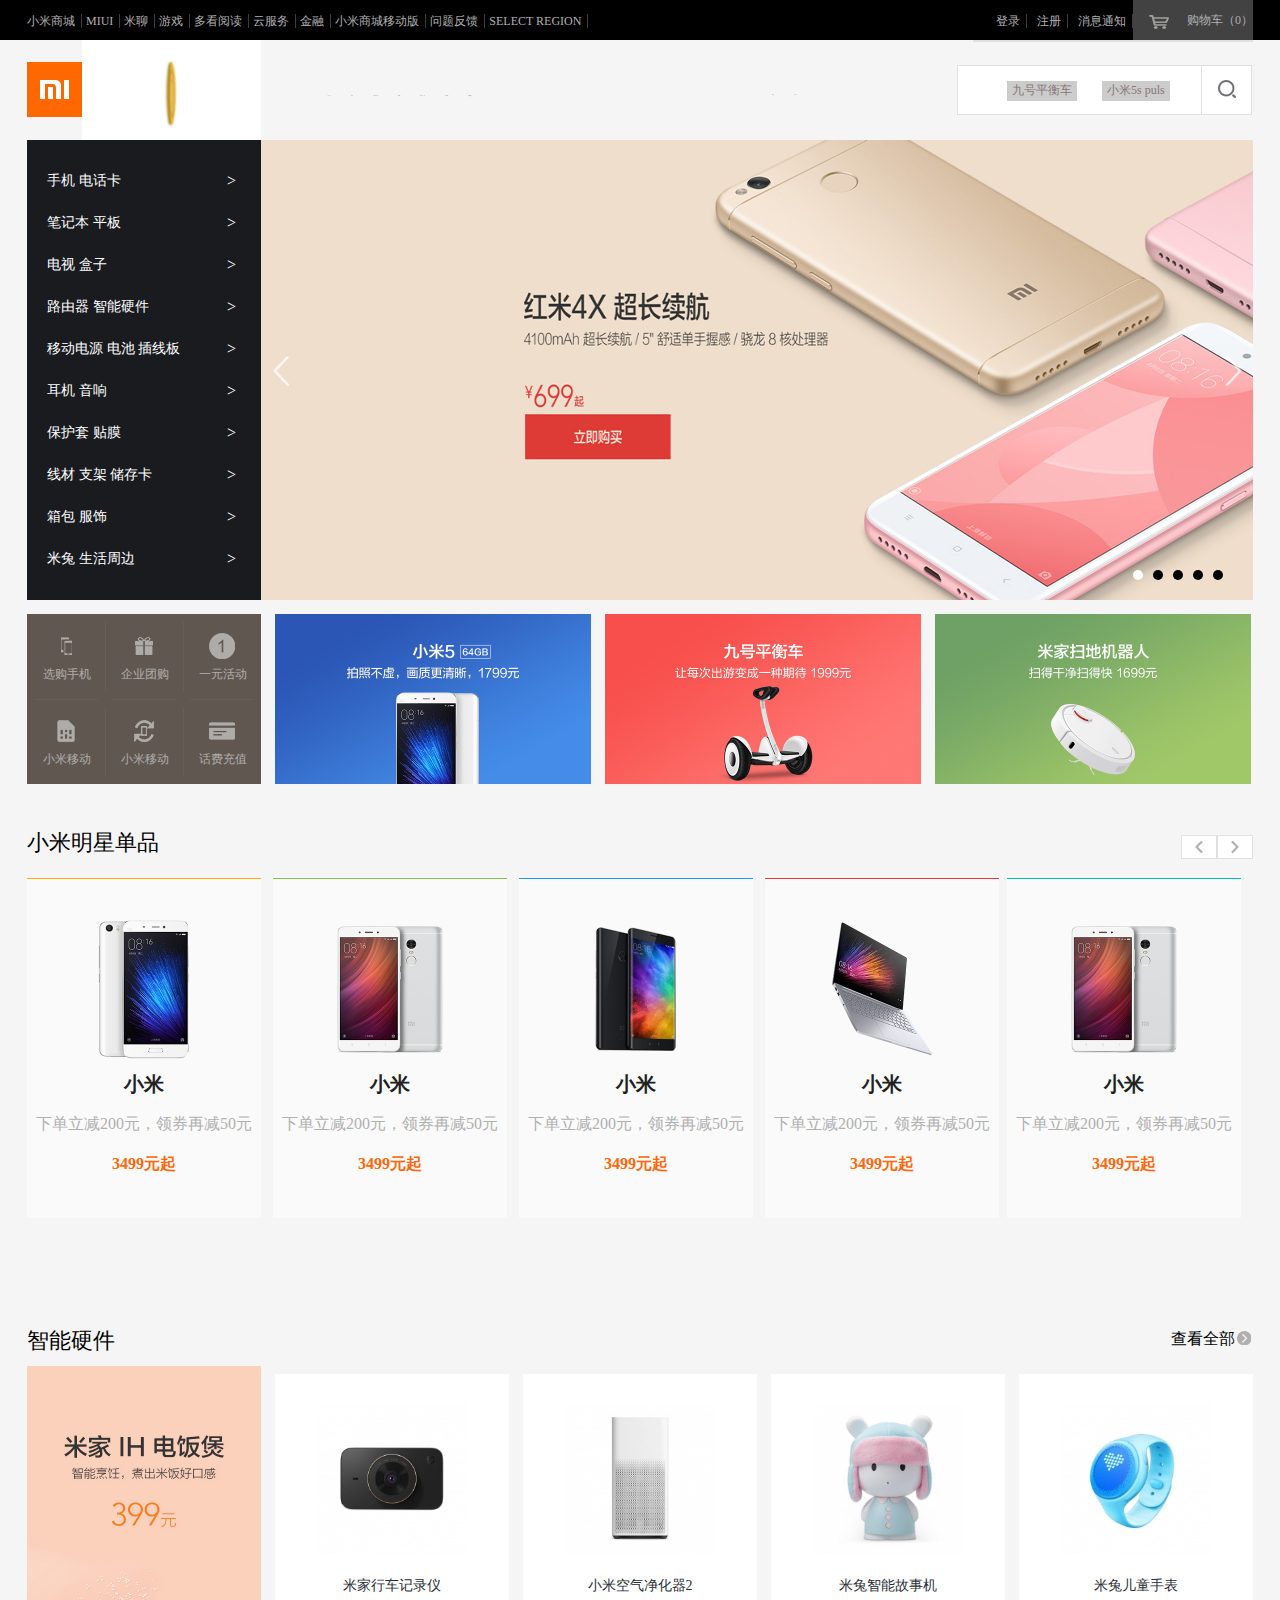
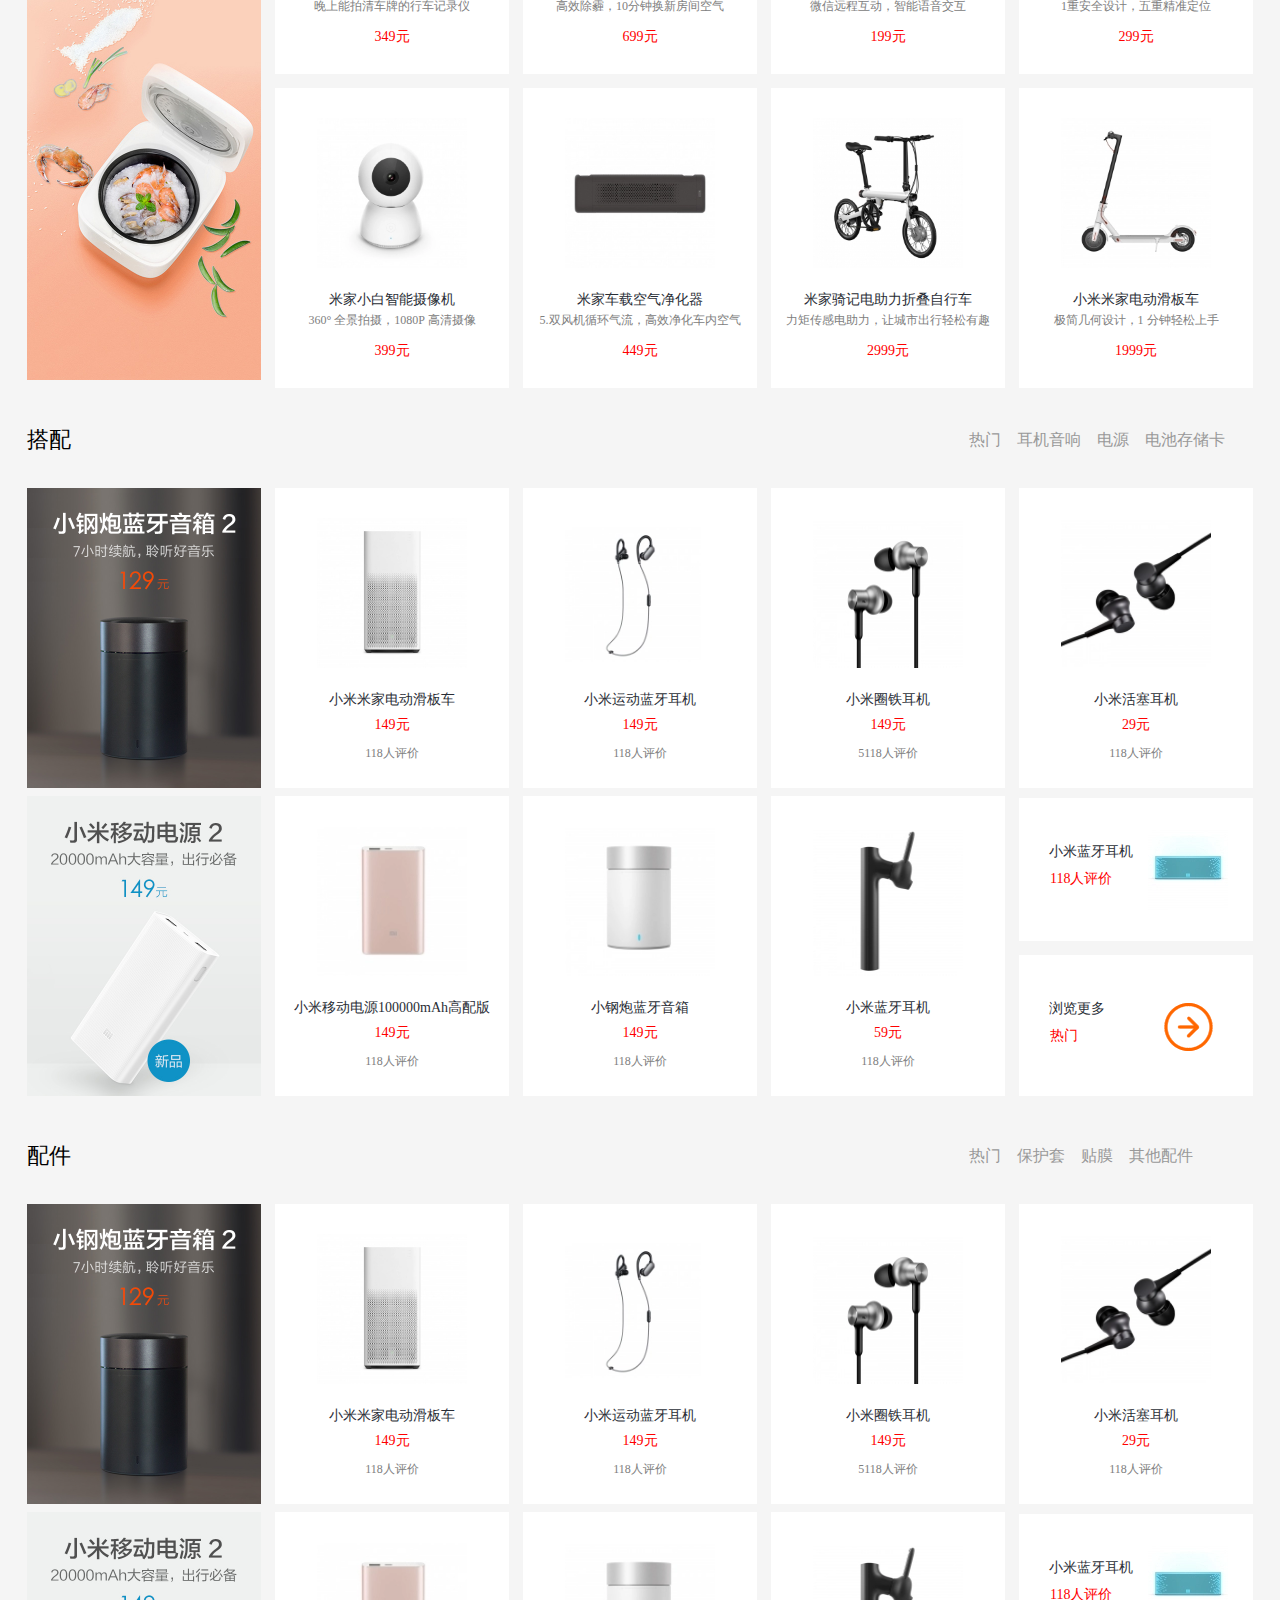
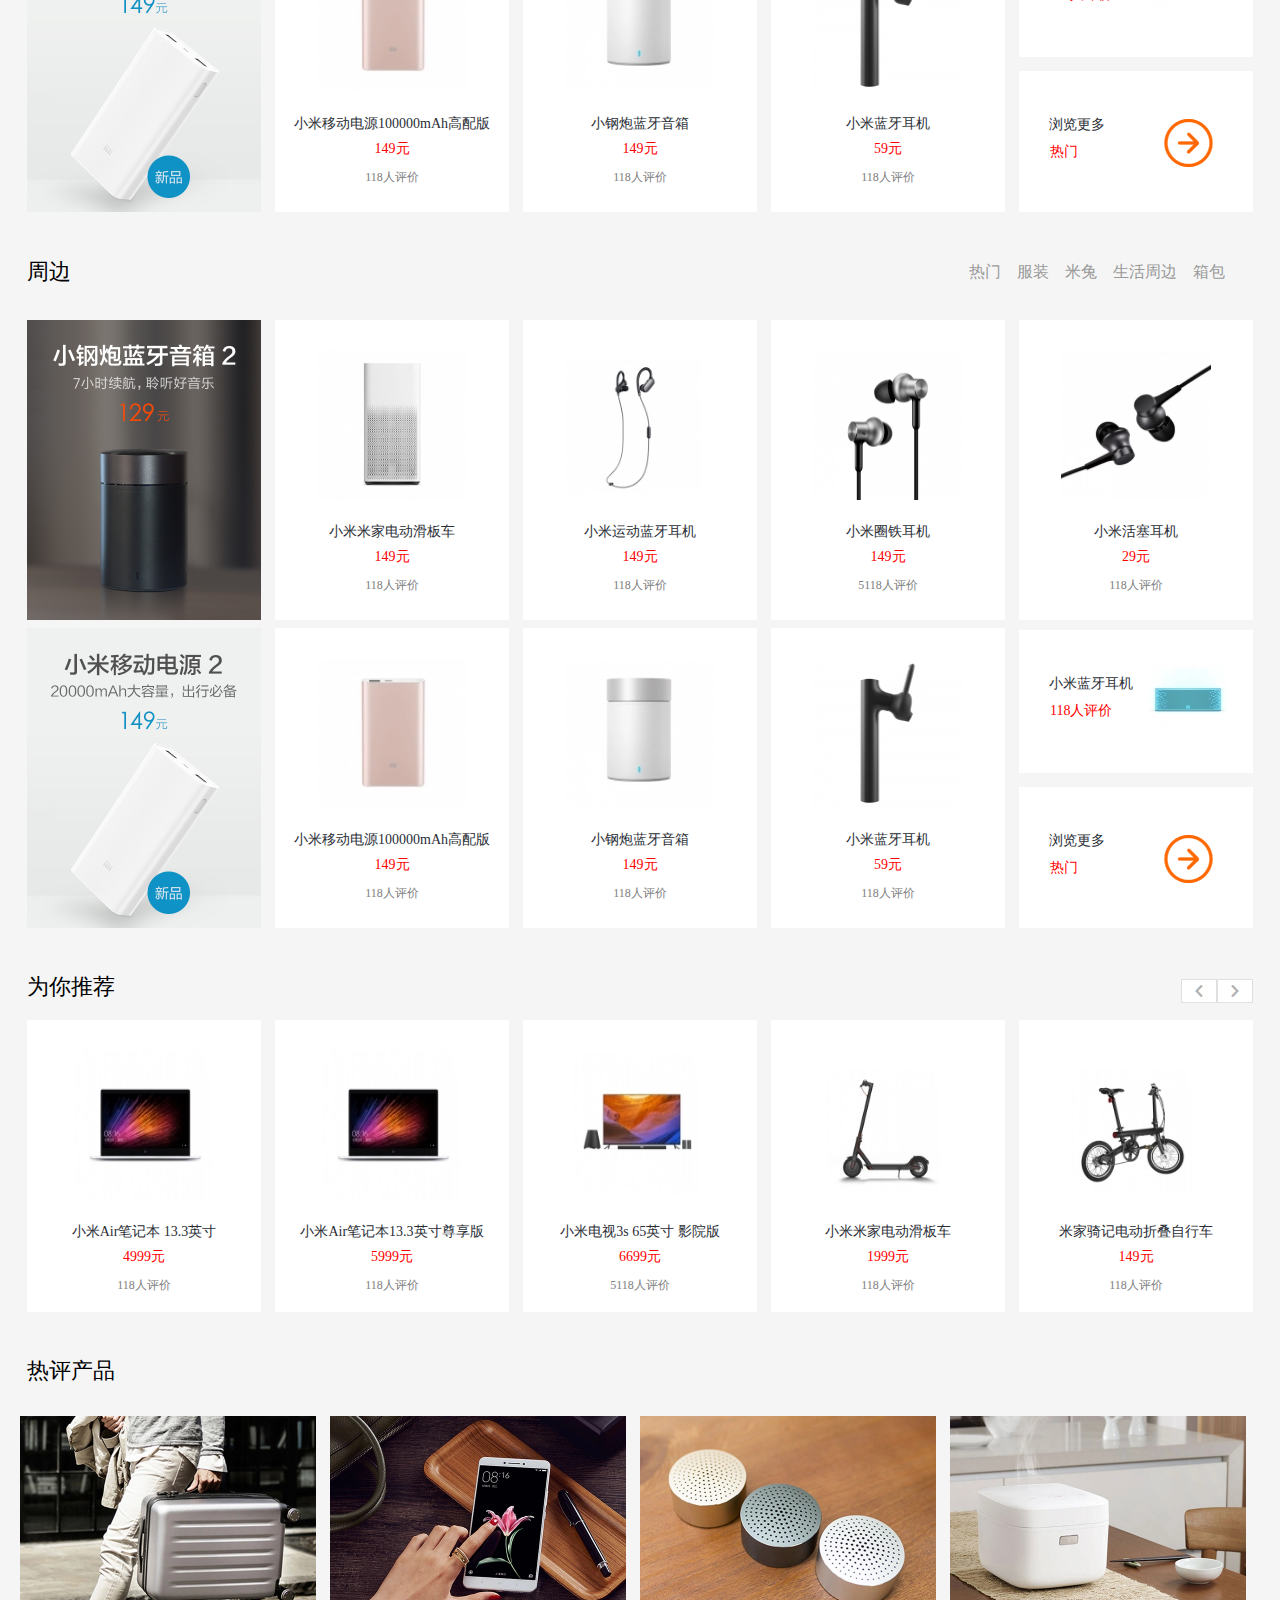
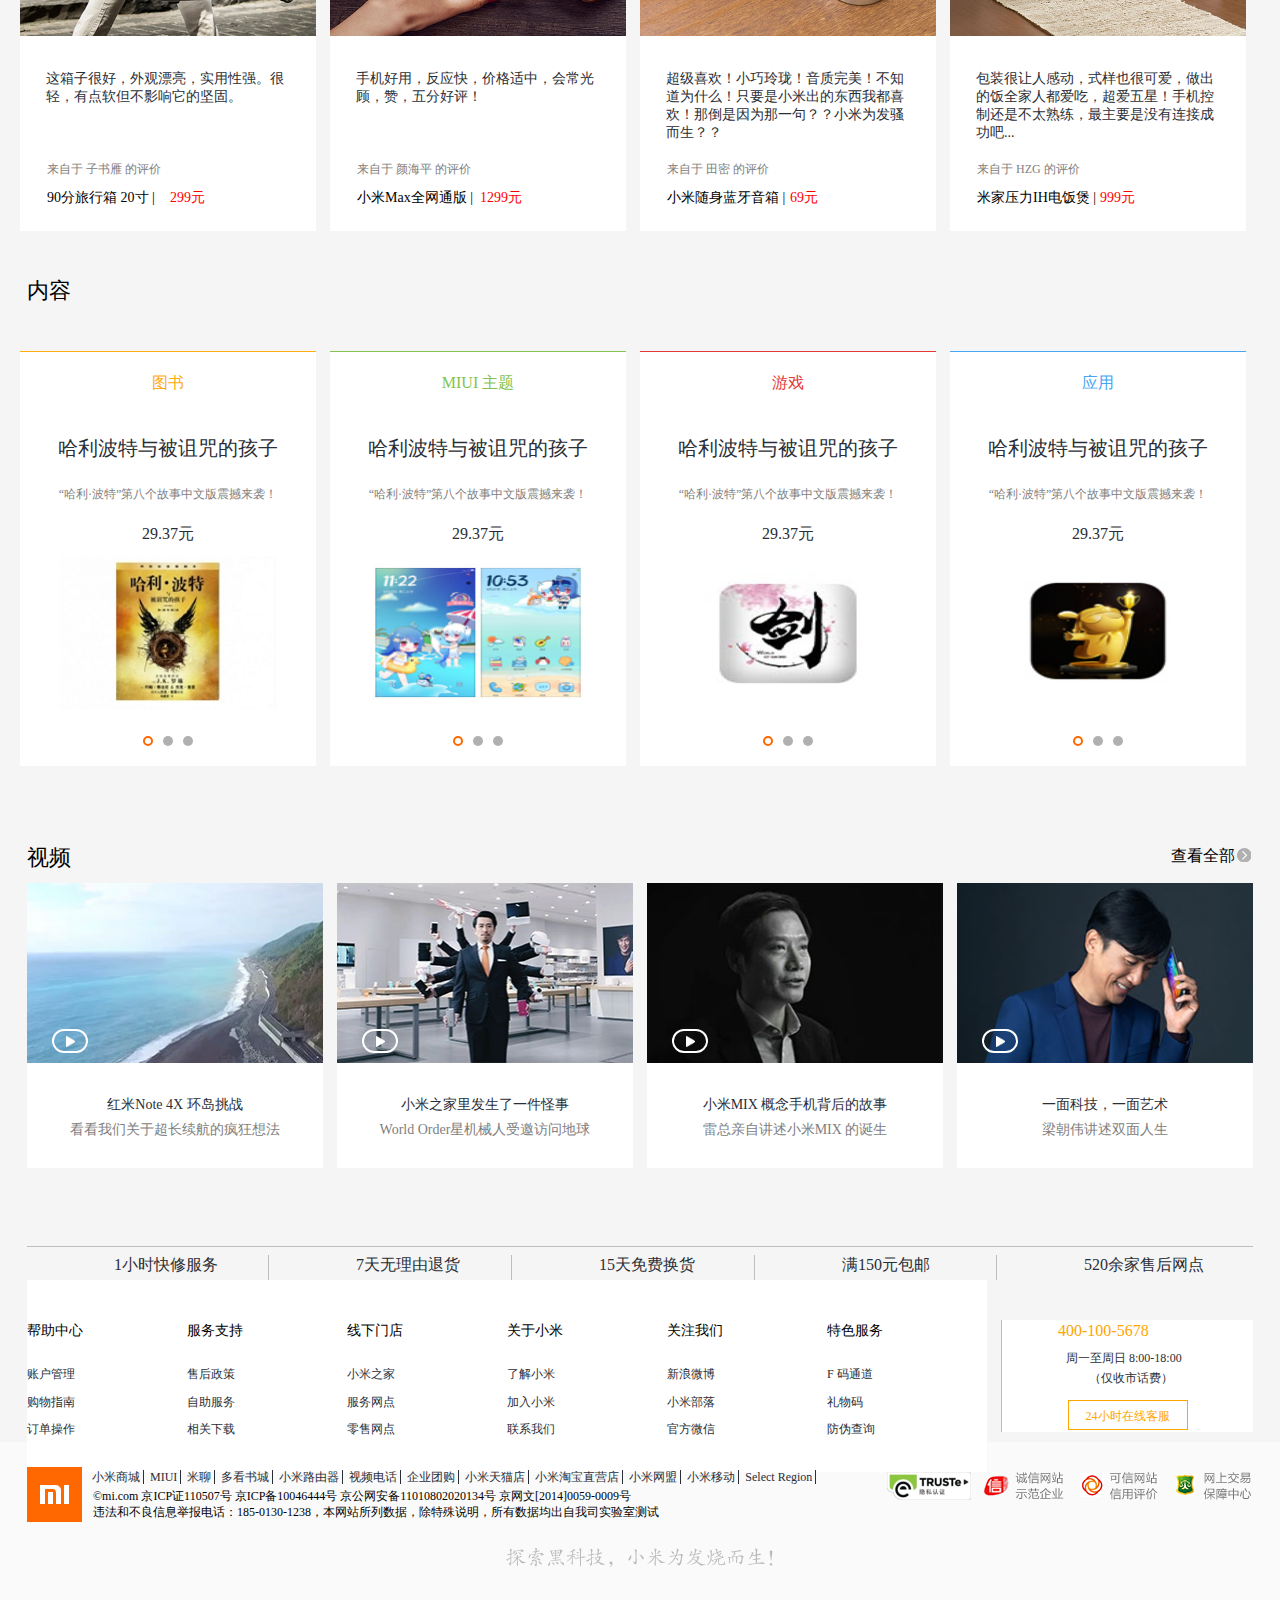
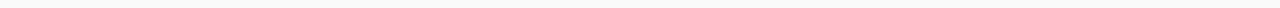
<file: zuo/xiaomi/index.html>
<!DOCTYPE html>
<html lang="en">
<head>
	<meta charset="UTF-8">
	<title>xiaomi</title>
	<link rel="stylesheet" href="css/xiaomi.css">
	<link rel="stylesheet" href="css/base.css">
	<script src="xiaomi.js"></script>
	<script src="animate.js"></script>
</head>
<body>
	<!-- 头部开始 -->
	<header class="header">
		<div class="header-main">
			<div class="header-left">
				<span><a href="">小米商城</a></span>
				<span><a href="">MIUI</a></span>
				<span><a href="">米聊</a></span>
				<span><a href="">游戏</a></span>
				<span><a href="">多看阅读</a></span>
				<span><a href="">云服务</a></span>
				<span><a href="">金融</a></span>
				<span><a href="">小米商城移动版</a></span>
				<span><a href="">问题反馈</a></span>
				<span><a href="">SELECT REGION</a></span>
			</div>
			<div class="header-right">
				<span><a href="">登录</a></span>
				<span><a href="">注册</a></span>
				<span><a href="">消息通知</a></span>
				<div class="daohanggouwuche">
					<span >购物车（0）</span>
				  <div class="ce">
				    <div class="neizi"> 购物车中还没有商品，赶紧选购吧！</div>
                     <div class="ze"></div>
				  </div>
				</div>
			</div>
		</div>
	</header>
	<!-- 头部结束 -->
	<!-- 导航开始 -->
	<nav class="danhang">
	<div class="dahezi">
	   <div class="hezi">
		   <ul>
			 <li>
			 	 <div class="xian">
			 	 	新品
			 	 </div>
			 	 <div class="mitu">
			 	   <div class="mitu1">
			 	       <img src="img/0001.png" alt="">
			 	   </div>			 	   
			 	 </div>
			 	 <div class="liu">小米6</div>
			 	 <div class="yuanqi">2499元起</div>
			 </li>
             
             <li>
			 	 <div class="xian">
			 	 	现货
			 	 </div>
			 	 <div class="mitu">
			 	   <div class="mitu1">
			 	       <img src="img/0002.png" alt="">
			 	   </div>			 	   
			 	 </div>
			 	 <div class="liu">小米Max</div>
			 	 <div class="yuanqi">1699元起</div>
			 </li>

			 <li>
			 	 <div class="xian">
			 	 	立减300
			 	 </div>
			 	 <div class="mitu">
			 	   <div class="mitu1">
			 	       <img src="img/0003.jpg" alt="">
			 	   </div>			 	   
			 	 </div>
			 	 <div class="liu">小米Note2</div>
			 	 <div class="yuanqi">2799元起</div>
			 </li>

			 <li>
			 	 <div class="xian">
			 	 	新品
			 	 </div>
			 	 <div class="mitu">
			 	   <div class="mitu1">
			 	       <img src="img/0004.jpg" alt="">
			 	   </div>			 	   
			 	 </div>
			 	 <div class="liu">小米6</div>
			 	 <div class="yuanqi">2499元起</div>
			 </li>

			 <li>
			 	 <div class="xian">
			 	 	特惠250
			 	 </div>
			 	 <div class="mitu">
			 	   <div class="mitu1">
			 	       <img src="img/0005.jpg" alt="">
			 	   </div>			 	   
			 	 </div>
			 	 <div class="liu">小米MlX</div>
			 	 <div class="yuanqi">3499元起</div>
			 </li>

			 <li>
			 	 <div class="xian">
			 	 	立减200
			 	 </div>
			 	 <div class="mitu2">
			 	   <div class="mitu1">
			 	       <img src="img/0006.png" alt="">
			 	   </div>			 	   
			 	 </div>
			 	 <div class="liu">小米5Plue</div>
			 	 <div class="yuanqi">2299元起</div>
			 </li>
	       </ul>

	       <ul>
			 <li>
			 	 <div class="xian">
			 	 	热卖
			 	 </div>
			 	 <div class="mitu">
			 	   <div class="mitu1">
			 	       <img src="img/0001.png" alt="">
			 	   </div>			 	   
			 	 </div>
			 	 <div class="liu">红米Note4X</div>
			 	 <div class="yuanqi">799元起</div>
			 </li>
             
             <li>
			 	 <div class="xian">
			 	 	热卖
			 	 </div>
			 	 <div class="mitu">
			 	   <div class="mitu1">
			 	       <img src="img/0002.png" alt="">
			 	   </div>			 	   
			 	 </div>
			 	 <div class="liu">红米4X</div>
			 	 <div class="yuanqi">699元起</div>
			 </li>

			 <li>
			 	 <div class="mitu">
			 	   <div class="mitu1">
			 	       <img src="img/0003.jpg" alt="">
			 	   </div>			 	   
			 	 </div>
			 	 <div class="liu">红米4A</div>
			 	 <div class="yuanqi">599元起</div>
			 </li>

			 <li>
			 	 <div class="mitu2">
			 	   <div class="mitu1">
			 	       <img src="img/0006.png" alt="">
			 	   </div>			 	   
			 	 </div>
			 	 <div class="liu">红米4</div>
			 	 <div class="yuanqi">799元起</div>
			 </li>
	       </ul>

	       <ul>
			 <li>
			 	 <div class="mitu">
			 	   <div class="mitu1">
			 	       <img src="img/0001.png" alt="">
			 	   </div>			 	   
			 	 </div>
			 	 <div class="liu">小米平板3 64GB</div>
			 	 <div class="yuanqi">1499元</div>
			 </li>
             
             <li>
			 	 <div class="mitu">
			 	   <div class="mitu1">
			 	       <img src="img/0002.png" alt="">
			 	   </div>			 	   
			 	 </div>
			 	 <div class="liu">小米笔记本Air 12.5"</div>
			 	 <div class="yuanqi">3599元</div>
			 </li>

			 <li>
			 	 <div class="xian">
			 	 	新品
			 	 </div>
			 	 <div class="mitu2">
			 	   <div class="mitu1">
			 	       <img src="img/0003.jpg" alt="">
			 	   </div>			 	   
			 	 </div>
			 	 <div class="liu">小米笔记本Air 13.3"</div>
			 	 <div class="yuanqi">4999元</div>
			 </li>
	       </ul>

	       <ul>
			 <li>
			 	 <div class="xian">
			 	 	新品
			 	 </div>
			 	 <div class="mitu">
			 	   <div class="mitu1">
			 	       <img src="img/0001.png" alt="">
			 	   </div>			 	   
			 	 </div>
			 	 <div class="liu">小米电视4.49英寸</div>
			 	 <div class="yuanqi">3499元</div>
			 </li>
             
             <li>
			 	 <div class="xian">
			 	 	新品
			 	 </div>
			 	 <div class="mitu">
			 	   <div class="mitu1">
			 	       <img src="img/0002.png" alt="">
			 	   </div>			 	   
			 	 </div>
			 	 <div class="liu">小米电视4.55</div>
			 	 <div class="yuanqi">3999元</div>
			 </li>

			 <li>
			 	 <div class="xian">
			 	 	新品
			 	 </div>
			 	 <div class="mitu">
			 	   <div class="mitu1">
			 	       <img src="img/0003.jpg" alt="">
			 	   </div>			 	   
			 	 </div>
			 	 <div class="liu">小米电视44.65英寸</div>
			 	 <div class="yuanqi">9999元</div>
			 </li>

			 <li>
			 	 <div class="mitu">
			 	   <div class="mitu1">
			 	       <img src="img/0004.jpg" alt="">
			 	   </div>			 	   
			 	 </div>
			 	 <div class="liu">小米电视4A 43英寸</div>
			 	 <div class="yuanqi">2099元</div>
			 </li>

			 <li>
			 	 <div class="mitu">
			 	   <div class="mitu1">
			 	       <img src="img/0005.jpg" alt="">
			 	   </div>			 	   
			 	 </div>
			 	 <div class="liu">小米电视4A 49英寸</div>
			 	 <div class="yuanqi">2599元</div>
			 </li>

			 <li>
			 	 <div class="mitu2">
			 	   <div class="mitu1">
			 	       <img src="img/0006.png" alt="">
			 	   </div>			 	   
			 	 </div>
			 	 <div class="liu">查看全部</div>
			 	 <div class="yuanqi">小米电视</div>
			 </li>
	       </ul>

	       <ul>
			 <li>
			 	 <div class="mitu">
			 	   <div class="mitu1">
			 	       <img src="img/0001.png" alt="">
			 	   </div>			 	   
			 	 </div>
			 	 <div class="liu">小米盒子3s</div>
			 	 <div class="yuanqi">299元</div>
			 </li>
             
             <li>
			 	 <div class="mitu">
			 	   <div class="mitu1">
			 	       <img src="img/0002.png" alt="">
			 	   </div>			 	   
			 	 </div>
			 	 <div class="liu">小米盒子3c</div>
			 	 <div class="yuanqi">199元</div>
			 </li>

			 <li>
			 	 <div class="mitu">
			 	   <div class="mitu1">
			 	       <img src="img/0003.jpg" alt="">
			 	   </div>			 	   
			 	 </div>
			 	 <div class="liu">小米盒子3增强版</div>
			 	 <div class="yuanqi">399元</div>
			 </li>

			 <li>
			 	 <div class="mitu">
			 	   <div class="mitu1">
			 	       <img src="img/0004.jpg" alt="">
			 	   </div>			 	   
			 	 </div>
			 	 <div class="liu">小米家庭影视</div>
			 	 <div class="yuanqi">1999元</div>
			 </li>

			 <li>
			 	  <div class="mitu1">
			 	       <img src="img/0005.jpg" alt="">
			 	   </div>			 	   
			 	 <div class="liu">小米家庭音响 标准版</div>
			 	 <div class="yuanqi">699元</div>
			 </li>
	       </ul>

	       <ul>
			 <li>
			 	 <div class="mitu">
			 	   <div class="mitu1">
			 	       <img src="img/0001.png" alt="">
			 	   </div>			 	   
			 	 </div>
			 	 <div class="liu">小米路由器HDPro</div>
			 	 <div class="yuanqi">499元</div>
			 </li>
             
             <li>
                 <div class="xian">
			 	    新品
			 	 </div>
			 	 <div class="mitu">
			 	   <div class="mitu1">
			 	       <img src="img/0002.png" alt="">
			 	   </div>			 	   
			 	 </div>
			 	 <div class="liu">小米路由器3G</div>
			 	 <div class="yuanqi">249元</div>
			 </li>

			 <li>
			     <div class="xian">
			 	 	包邮
			 	 </div>
			 	 <div class="mitu">
			 	   <div class="mitu1">
			 	       <img src="img/0003.jpg" alt="">
			 	   </div>			 	   
			 	 </div>
			 	 <div class="liu">小米路由器3</div>
			 	 <div class="yuanqi">140元</div>
			 </li>

			 <li>
			 	 <div class="xian">
			 	 	包邮
			 	 </div>
			 	 <div class="mitu">
			 	   <div class="mitu1">
			 	       <img src="img/0004.jpg" alt="">
			 	   </div>			 	   
			 	 </div>
			 	 <div class="liu">小米6、路由器3</div>
			 	 <div class="yuanqi">149元</div>
			 </li>

			 <li>
			 	 <div class="xian">
			 	 	包邮
			 	 </div>
			 	 <div class="mitu">
			 	   <div class="mitu1">
			 	       <img src="img/0005.jpg" alt="">
			 	   </div>			 	   
			 	 </div>
			 	 <div class="liu">小米路由器3c</div>
			 	 <div class="yuanqi">99元</div>
			 </li>

			 <li>
			 	 <div class="mitu2">
			 	   <div class="mitu1">
			 	       <img src="img/0006.png" alt="">
			 	   </div>			 	   
			 	 </div>
			 	 <div class="liu">小米WiF电力器</div>
			 	 <div class="yuanqi">249元</div>
			 </li>
	       </ul>

	       <ul>
			 <li>
			 	 <div class="mitu">
			 	   <div class="mitu1">
			 	       <img src="img/0001.png" alt="">
			 	   </div>			 	   
			 	 </div>
			 	 <div class="liu">小米体脂秤</div>
			 	 <div class="yuanqi">199元</div>
			 </li>
             
             <li>
                 <div class="xian">
			 	    包邮
			 	 </div>
			 	 <div class="mitu">
			 	   <div class="mitu1">
			 	       <img src="img/0002.png" alt="">
			 	   </div>			 	   
			 	 </div>
			 	 <div class="liu">小米手环</div>
			 	 <div class="yuanqi">1499元</div>
			 </li>

			 <li>
			     <div class="xian">
			 	 	新品
			 	 </div>
			 	 <div class="mitu">
			 	   <div class="mitu1">
			 	       <img src="img/0003.jpg" alt="">
			 	   </div>			 	   
			 	 </div>
			 	 <div class="liu">小米净水器</div>
			 	 <div class="yuanqi">1499元</div>
			 </li>


			 <li>
			     <div class="xian">
			 	 	新品
			 	 </div>
			 	 <div class="mitu">
			 	   <div class="mitu1">
			 	       <img src="img/0003.jpg" alt="">
			 	   </div>			 	   
			 	 </div>
			 	 <div class="liu">小米VR眼镜PLAY2</div>
			 	 <div class="yuanqi">99元</div>
			 </li>

			 <li>
			 	 <div class="mitu">
			 	   <div class="mitu1">
			 	       <img src="img/0004.jpg" alt="">
			 	   </div>			 	   
			 	 </div>
			 	 <div class="liu">米家IH电饭煲</div>
			 	 <div class="yuanqi">399元</div>
			 </li>

			 <li>
			 	 <div class="mitu2">
			 	   <div class="mitu1">
			 	       <img src="img/0005.jpg" alt="">
			 	   </div>			 	   
			 	 </div>
			 	 <div class="liu">查看全部</div>
			 	 <div class="yuanqi">智能硬件</div>
			 </li>
	       </ul>
	   </div>
	 </div>  

	  <nav class="daohang1">
		<nav class="logo">
			<img src="img/images/1.png" alt="">
		</nav>
		<nav class="daohangyangji">
			<img src="img/yybjb.gif" alt="">
		</nav>
		<ul class="daohangwenzi">
		   <div class="hehe">
				<li class="one active"><a href="">小米手机</a></li>
		
				<li class="one"><a href="">红米</a></li>
				
				<li class="one"><a href="">平板·笔记本</a></li>
				
				<li class="one"><a href="">电视</a></li>
				
				<li class="one"><a href="">盒子·影音</a></li>
				
				<li class="one"><a href="">路由器</a></li>
				
				<li class="one"><a href="">智能硬件</a></li>
			</div>
			<div class="qiyu">
				<li><a href="">服务</a></li>

				<li><a href="">社区</a></li>
			</div>	
		</ul>
		<nav class="daohangsousuo">
	   	  <input type="text" class="sousuowenzi">
	   	   <div class="jiuhao"><a href="">九号平衡车</a></div>
	   	   <div class="xm"><a href="">小米5s puls</a></div>
	   	  <input type="text" class="sousuobiaozhi">
		</nav>
	  </nav>
	</nav>
	<!-- 导航结束 -->
	<!-- banner开始 -->
	<div class="bannertop">
		<div class="bannerleft">
			<ul class="zizi">
				<li class="active">
					<span class="wenzi">手机 电话卡</span>
					<span class="jiantou"> > </span>
				</li>
				<li>
					<span class="wenzi">笔记本 平板</span>
					<span class="jiantou"> > </span>
				</li>
				<li>
					<span class="wenzi">电视 盒子</span>
					<span class="jiantou"> > </span>
				</li>
				<li>
					<span class="wenzi">路由器 智能硬件</span>
					<span class="jiantou"> > </span>
				</li>
				<li>
					<span class="wenzi">移动电源 电池 插线板</span>
					<span class="jiantou"> > </span>
				</li>
				<li>
					<span class="wenzi">耳机 音响</span>
					<span class="jiantou"> > </span>
				</li>
				<li>
					<span class="wenzi">保护套 贴膜</span>
					<span class="jiantou"> > </span>
				</li>
				<li>
					<span class="wenzi">线材 支架 储存卡</span>
					<span class="jiantou"> > </span>
				</li>
				<li>
					<span class="wenzi">箱包 服饰</span>
					<span class="jiantou"> > </span>
				</li>
				<li>
					<span class="wenzi">米兔 生活周边</span>
					<span class="jiantou"> > </span>
				</li>
			</ul>

		    <ul class="yin">
			    <div class=" on yin1 active">
			       <li class="two">
				        <div class="yin1-1">
					       	<div class="mm">
					       	  <div class="kk">
					       	    <img src="img/xiaomi.6.jpg" alt="" class="imges">
					       	  	<span>小米6</span>
					       	  </div>
					       	  <div class="xg">选购</div>	    	  
					       	</div>
					       	<div class="mm">
					       	  <div class="kk">
					       	    <img src="img/xiaomi5.jpg" alt="" class="imges">
					       	  	<span>小米5Plus</span>
					       	  </div>
					       	  <div class="xg">选购</div>	    	  
					       	</div>
					       	<div class="mm">
					       	  <div class="kk">
					       	    <img src="img/xiaomi5.jpg" alt="" class="imges">
					       	  	<span>小米5Plus</span>
					       	  </div>
					       	  <div class="xg">选购</div>	    	  
					       	</div>
					       	<div class="mm">
					       	  <div class="kk">
					       	    <img src="img/xiaomi5.jpg" alt="" class="imges">
					       	  	<span>小米5Plus</span>
					       	  </div>
					       	  <div class="xg">选购</div>	    	  
					       	</div>
					       	<div class="mm">
					       	  <div class="kk">
					       	    <img src="img/xiaomi5.jpg" alt="" class="imges">
					       	  	<span>小米5Plus</span>
					       	  </div>
					       	  <div class="xg">选购</div>	    	  
					       	</div>
					       	<div class="mm">
					       	  <div class="kk">
					       	    <img src="img/xiaomi5.jpg" alt="" class="imges">
					       	  	<span>小米5Plus</span>
					       	  </div>
					       	  <div class="xg">选购</div>	    	  
					       	</div>
		                </div>
		                <div class="yin2-2">
					       	<div class="mm">
					       	  <div class="kk">
					       	    <img src="img/xiaomi5.jpg" alt="" class="imges">
					       	  	<span>小米5Plus</span>
					       	  </div>
					       	  <div class="xg">选购</div>	    	  
					       	</div>
					       	<div class="mm">
					       	  <div class="kk">
					       	    <img src="img/xiaomi5.jpg" alt="" class="imges">
					       	  	<span>小米5Plus</span>
					       	  </div>
					       	  <div class="xg">选购</div>	    	  
					       	</div>
					       	<div class="mm">
					       	  <div class="kk">
					       	    <img src="img/xiaomi5.jpg" alt="" class="imges">
					       	  	<span>小米5Plus</span>
					       	  </div>
					       	  <div class="xg">选购</div>	    	  
					       	</div>
					        <div class="mm">
					       	  <div class="kk">
					       	    <img src="img/xiaomi5.jpg" alt="" class="imges">
					       	  	<span>小米5Plus</span>
					       	  </div>
					       	  <div class="xg">选购</div>	    	  
					       	</div>
					       	<div class="mm">
					       	  <div class="kk">
					       	    <img src="img/xiaomi5.jpg" alt="" class="imges">
					       	  	<span>小米5Plus</span>
					       	  </div>
					       	  <div class="xg">选购</div>	    	  
					       	</div>
					       	<div class="mm">
					       	  <div class="kk">
					       	    <img src="img/xiaomi5.jpg" alt="" class="imges">
					       	  	<span>小米5Plus</span>
					       	  </div>
					       	  <div class="xg">选购</div>	    	  
					       	</div>
					    </div>
					    <div class="yin3-3">
					      	<div class="mm">
					       	  <div class="kk">
					       	    <img src="img/xiaomi5.jpg" alt="" class="imges">
					       	  	<span>小米5Plus</span>
					       	  </div>
					       	  <div class="xg">选购</div>	    	  
					       	</div>
					       	<div class="mm">
					       	  <div class="kk">
					       	    <img src="img/xiaomi5.jpg" alt="" class="imges">
					       	  	<span>小米5Plus</span>
					       	  </div>
					       	  <div class="xg">选购</div>	    	  
					       	</div>
					       	<div class="mm">
					       	  <div class="kk">
					       	    <img src="img/xiaomi5.jpg" alt="" class="imges">
					       	  	<span>小米5Plus</span>
					       	  </div>
					       	  <div class="xg">选购</div>	    	  
					       	</div>
					        <div class="mm">
					       	  <div class="kk">
					       	    <img src="img/xiaomi5.jpg" alt="" class="imges">
					       	  	<span>小米5Plus</span>
					       	  </div>
					       	  <div class="xg">选购</div>	    	  
					       	</div>
					       	<div class="mm">
					       	  <div class="kk">
					       	    <img src="img/xiaomi5.jpg" alt="" class="imges">
					       	  	<span>小米5Plus</span>
					       	  </div>
					       	  <div class="xg">选购</div>	    	  
					       	</div>
					       	<div class="mm">
					       	  <div class="kk">
					       	    <img src="img/xiaomi5.jpg" alt="" class="imges">
					       	  	<span>小米5Plus</span>
					       	  </div>
					       	</div>
					    </div> 
					    <div class="yin4-4">
					       	<div class="mm">
					       	  <div class="kk">
					       	    <img src="img/xiaomi5.jpg" alt="" class="imges">
					       	  	<span>小米5Plus</span>
					       	  </div>
					       	</div>
					       	<div class="mm">
					       	  <div class="kk">
					       	    <img src="img/xiaomi5.jpg" alt="" class="imges">
					       	  	<span>小米5Plus</span>
					       	  </div>
					       	</div>
					    </div>  	
			       </li>
	            </div>


	            <div class="on yin2">
			       <li class="two">
			        <div class="yin1-1">
				       	<div class="mm">
				       	  <div class="kk">
				       	    <img src="img/xiaomi5.jpg" alt="" class="imges">
				       	  	<span>小米5Plus</span>
				       	  </div>
				       	  <div class="xg">选购</div>	    	  
				       	</div>
				       	<div class="mm">
				       	  <div class="kk">
				       	    <img src="img/xiaomi5.jpg" alt="" class="imges">
				       	  	<span>小米5Plus</span>
				       	  </div>
				       	  <div class="xg">选购</div>	    	  
				       	</div>
				       	<div class="mm">
				       	  <div class="kk">
				       	    <img src="img/xiaomi5.jpg" alt="" class="imges">
				       	  	<span>小米5Plus</span>
				       	  </div>
				       	  <div class="xg">选购</div>	    	  
				       	</div>
				       	<div class="mm">
				       	  <div class="kk">
				       	    <img src="img/xiaomi5.jpg" alt="" class="imges">
				       	  	<span>小米5Plus</span>
				       	  </div>
				       	</div>
				       	<div class="mm">
				       	  <div class="kk">
				       	    <img src="img/xiaomi5.jpg" alt="" class="imges">
				       	  	<span>小米5Plus</span>
				       	  </div>
				       	</div>
				       	<div class="mm">
				       	  <div class="kk">
				       	    <img src="img/xiaomi5.jpg" alt="" class="imges">
				       	  	<span>小米5Plus</span>
				       	  </div>	      
				       	</div>
				    </div>

	                <div class="yin2-2">
				       	<div class="mm">
				       	  <div class="kk">
				       	    <img src="img/xiaomi5.jpg" alt="" class="imges">
				       	  	<span>小米5Plus</span>
				       	  </div>	    	  
				       	</div>
				       	<div class="mm">
				       	  <div class="kk">
				       	    <img src="img/xiaomi5.jpg" alt="" class="imges">
				       	  	<span>小米5Plus</span>
				       	  </div>    	  
				       	</div>

				       	<div class="mm">
				       	  <div class="kk">
				       	    <img src="img/xiaomi5.jpg" alt="" class="imges">
				       	  	<span>小米5Plus</span>
				       	  </div>    	  
				       	</div>

				       	<div class="mm">
				       	  <div class="kk">
				       	    <img src="img/xiaomi5.jpg" alt="" class="imges">
				       	  	<span>小米5Plus</span>
				       	  </div>	    	  
				       	</div>
			       	</div>
			       </li>
	            </div>


	            <div class="on yin3">
			       <li class="two">
			        <div class="yin1-1">
				        <div class="mm">
				       	  <div class="kk">
				       	    <img src="img/xiaomi5.jpg" alt="" class="imges">
				       	  	<span>小米5Plus</span>
				       	  </div>
				       	</div>

				       	<div class="mm">
				       	  <div class="kk">
				       	    <img src="img/xiaomi5.jpg" alt="" class="imges">
				       	  	<span>小米5Plus</span>
				       	  </div>
				       	</div>

				       	<div class="mm">
				       	  <div class="kk">
				       	    <img src="img/xiaomi5.jpg" alt="" class="imges">
				       	  	<span>小米5Plus</span>
				       	  </div>
				       	</div>

				       	<div class="mm">
				       	  <div class="kk">
				       	    <img src="img/xiaomi5.jpg" alt="" class="imges">
				       	  	<span>小米5Plus</span>
				       	  </div>
				       	</div>

				       	<div class="mm">
				       	  <div class="kk">
				       	    <img src="img/xiaomi5.jpg" alt="" class="imges">
				       	  	<span>小米5Plus</span>
				       	  </div>
				       	</div>

				       	<div class="mm">
				       	  <div class="kk">
				       	    <img src="img/xiaomi5.jpg" alt="" class="imges">
				       	  	<span>小米5Plus</span>
				       	  </div>
				       	</div>
			       	</div>

			       	<div class="yin2-2">
				        <div class="mm">
				       	  <div class="kk">
				       	    <img src="img/xiaomi5.jpg" alt="" class="imges">
				       	  	<span>小米5Plus</span>
				       	  </div>
				       	</div>

				       	<div class="mm">
				       	  <div class="kk">
				       	    <img src="img/xiaomi5.jpg" alt="" class="imges">
				       	  	<span>小米5Plus</span>
				       	  </div>
				       	</div>

				       	<div class="mm">
				       	  <div class="kk">
				       	    <img src="img/xiaomi5.jpg" alt="" class="imges">
				       	  	<span>小米5Plus</span>
				       	  </div>
				       	</div>

				       	<div class="mm">
				       	  <div class="kk">
				       	    <img src="img/xiaomi5.jpg" alt="" class="imges">
				       	  	<span>小米5Plus</span>
				       	  </div>
				       	</div>

				       	<div class="mm">
				       	  <div class="kk">
				       	    <img src="img/xiaomi5.jpg" alt="" class="imges">
				       	  	<span>小米5Plus</span>
				       	  </div>
				       	</div>

				       	<div class="mm">
				       	  <div class="kk">
				       	    <img src="img/xiaomi5.jpg" alt="" class="imges">
				       	  	<span>小米5Plus</span>
				       	  </div>
				       	</div>
			       	</div>

			       	<div class="yin3-3">
				        <div class="mm">
				       	  <div class="kk">
				       	    <img src="img/xiaomi5.jpg" alt="" class="imges">
				       	  	<span>小米5Plus</span>
				       	  </div>
				       	</div>

				       	<div class="mm">
				       	  <div class="kk">
				       	    <img src="img/xiaomi5.jpg" alt="" class="imges">
				       	  	<span>小米5Plus</span>
				       	  </div>
				       	</div>

				       	<div class="mm">
				       	  <div class="kk">
				       	    <img src="img/xiaomi5.jpg" alt="" class="imges">
				       	  	<span>小米5Plus</span>
				       	  </div>
				       	</div>

				       	<div class="mm">
				       	  <div class="kk">
				       	    <img src="img/xiaomi5.jpg" alt="" class="imges">
				       	  	<span>小米5Plus</span>
				       	  </div>
				       	</div>

				       	<div class="mm">
				       	  <div class="kk">
				       	    <img src="img/xiaomi5.jpg" alt="" class="imges">
				       	  	<span>小米5Plus</span>
				       	  </div>
				       	</div>

				       	<div class="mm">
				       	  <div class="kk">
				       	    <img src="img/xiaomi5.jpg" alt="" class="imges">
				       	  	<span>小米5Plus</span>
				       	  </div>
				       	</div>
			       	</div>
	                
	                <div class="yin4-4">
				        <div class="mm">
				       	  <div class="kk">
				       	    <img src="img/xiaomi5.jpg" alt="" class="imges">
				       	  	<span>小米5Plus</span>
				       	  </div>
				       	</div>
			       	</div>		       
			       </li>
			    </div>

			    <div class="on yin4">
			       <li class="two">
			        <div class="yin1-1">
				        <div class="mm">
				       	  <div class="kk">
				       	    <img src="img/xiaomi5.jpg" alt="" class="imges">
				       	  	<span>小米5Plus</span>
				       	  </div>
				       	</div>

				       	<div class="mm">
				       	  <div class="kk">
				       	    <img src="img/xiaomi5.jpg" alt="" class="imges">
				       	  	<span>小米5Plus</span>
				       	  </div>
				       	</div>

				       	<div class="mm">
				       	  <div class="kk">
				       	    <img src="img/xiaomi5.jpg" alt="" class="imges">
				       	  	<span>小米5Plus</span>
				       	  </div>
				       	</div>

				       	<div class="mm">
				       	  <div class="kk">
				       	    <img src="img/xiaomi5.jpg" alt="" class="imges">
				       	  	<span>小米5Plus</span>
				       	  </div>
				       	</div>

				       	<div class="mm">
				       	  <div class="kk">
				       	    <img src="img/xiaomi5.jpg" alt="" class="imges">
				       	  	<span>小米5Plus</span>
				       	  </div>
				       	</div>

				       	<div class="mm">
				       	  <div class="kk">
				       	    <img src="img/xiaomi5.jpg" alt="" class="imges">
				       	  	<span>小米5Plus</span>
				       	  </div>
				       	</div>
			       	</div>

			       	<div class="yin2-2">
				        <div class="mm">
				       	  <div class="kk">
				       	    <img src="img/xiaomi5.jpg" alt="" class="imges">
				       	  	<span>小米5Plus</span>
				       	  </div>
				       	</div>

				       	<div class="mm">
				       	  <div class="kk">
				       	    <img src="img/xiaomi5.jpg" alt="" class="imges">
				       	  	<span>小米5Plus</span>
				       	  </div>
				       	</div>

				       	<div class="mm">
				       	  <div class="kk">
				       	    <img src="img/xiaomi5.jpg" alt="" class="imges">
				       	  	<span>小米5Plus</span>
				       	  </div>
				       	</div>

				       	<div class="mm">
				       	  <div class="kk">
				       	    <img src="img/xiaomi5.jpg" alt="" class="imges">
				       	  	<span>小米5Plus</span>
				       	  </div>
				       	</div>

				       	<div class="mm">
				       	  <div class="kk">
				       	    <img src="img/xiaomi5.jpg" alt="" class="imges">
				       	  	<span>小米5Plus</span>
				       	  </div>
				       	</div>

				       	<div class="mm">
				       	  <div class="kk">
				       	    <img src="img/xiaomi5.jpg" alt="" class="imges">
				       	  	<span>小米5Plus</span>
				       	  </div>
				       	</div>
			       	</div>

			       	<div class="yin3-3">
				        <div class="mm">
				       	  <div class="kk">
				       	    <img src="img/xiaomi5.jpg" alt="" class="imges">
				       	  	<span>小米5Plus</span>
				       	  </div>
				       	</div>

				       	<div class="mm">
				       	  <div class="kk">
				       	    <img src="img/xiaomi5.jpg" alt="" class="imges">
				       	  	<span>小米5Plus</span>
				       	  </div>
				       	</div>

				       	<div class="mm">
				       	  <div class="kk">
				       	    <img src="img/xiaomi5.jpg" alt="" class="imges">
				       	  	<span>小米5Plus</span>
				       	  </div>
				       	</div>

				       	<div class="mm">
				       	  <div class="kk">
				       	    <img src="img/xiaomi5.jpg" alt="" class="imges">
				       	  	<span>小米5Plus</span>
				       	  </div>
				       	</div>

				       	<div class="mm">
				       	  <div class="kk">
				       	    <img src="img/xiaomi5.jpg" alt="" class="imges">
				       	  	<span>小米5Plus</span>
				       	  </div>
				       	</div>

				       	<div class="mm">
				       	  <div class="kk">
				       	    <img src="img/xiaomi5.jpg" alt="" class="imges">
				       	  	<span>小米5Plus</span>
				       	  </div>
				       	</div>
			       	</div>

			       	<div class="yin4-4">
				        <div class="mm">
				       	  <div class="kk">
				       	    <img src="img/xiaomi5.jpg" alt="" class="imges">
				       	  	<span>小米5Plus</span>
				       	  </div>
				       	</div>

				       	<div class="mm">
				       	  <div class="kk">
				       	    <img src="img/xiaomi5.jpg" alt="" class="imges">
				       	  	<span>小米5Plus</span>
				       	  </div>
				       	</div>

				       	<div class="mm">
				       	  <div class="kk">
				       	    <img src="img/xiaomi5.jpg" alt="" class="imges">
				       	  	<span>小米5Plus</span>
				       	  </div>
				       	</div>

				       	<div class="mm">
				       	  <div class="kk">
				       	    <img src="img/xiaomi5.jpg" alt="" class="imges">
				       	  	<span>小米5Plus</span>
				       	  </div>
				       	</div>

				       	<div class="mm">
				       	  <div class="kk">
				       	    <img src="img/xiaomi5.jpg" alt="" class="imges">
				       	  	<span>小米5Plus</span>
				       	  </div>
				       	</div>

				       	<div class="mm">
				       	  <div class="kk">
				       	    <img src="img/xiaomi5.jpg" alt="" class="imges">
				       	  	<span>小米5Plus</span>
				       	  </div>
				       	</div>
			       	</div>
			       </li>
			    </div>

			    <div class="on yin5">	     
			       <li class="two">
			        <div class="yin1-1">
				       	<div class="mm">
				       	  <div class="kk">
				       	    <img src="img/xiaomi5.jpg" alt="" class="imges">
				       	  	<span>小米5Plus</span>
				       	  </div>
				       	  <div class="xg">选购</div>	    
				       	</div>
				       	<div class="mm">
				       	  <div class="kk">
				       	    <img src="img/xiaomi5.jpg" alt="" class="imges">
				       	  	<span>小米5Plus</span>
				       	  </div>
				       	  <div class="xg">选购</div>	    
				       	</div>
				       	<div class="mm">
				       	  <div class="kk">
				       	    <img src="img/xiaomi5.jpg" alt="" class="imges">
				       	  	<span>小米5Plus</span>
				       	  </div>
				       	  <div class="xg">选购</div>	    
				       	</div>
				       	<div class="mm">
				       	  <div class="kk">
				       	    <img src="img/xiaomi5.jpg" alt="" class="imges">
				       	  	<span>小米5Plus</span>
				       	  </div>
				       	  <div class="xg">选购</div>	    
				       	</div>
				       	<div class="mm">
				       	  <div class="kk">
				       	    <img src="img/xiaomi5.jpg" alt="" class="imges">
				       	  	<span>小米5Plus</span>
				       	  </div>
				       	  <div class="xg">选购</div>	    
				       	</div>
				       	<div class="mm">
				       	  <div class="kk">
				       	    <img src="img/xiaomi5.jpg" alt="" class="imges">
				       	  	<span>小米5Plus</span>
				       	  </div>
				       	  <div class="xg">选购</div>	    
				       	</div>
			        </div>
			        <div class="yin2-2">
			        	<div class="mm">
				       	  <div class="kk">
				       	    <img src="img/xiaomi5.jpg" alt="" class="imges">
				       	  	<span>小米5Plus</span>
				       	  </div>
				       	  <div class="xg">选购</div>	    
				       	</div>
			        </div>
			       </li>
			    </div>

			    <div class="on yin6">
			       <li class="two">
			        <div class="yin1-1">
				       	<div class="mm">
				       	  <div class="kk">
				       	    <img src="img/xiaomi5.jpg" alt="" class="imges">
				       	  	<span>小米5Plus</span>
				       	  </div>      
				       	</div>

				       	<div class="mm">
				       	  <div class="kk">
				       	    <img src="img/xiaomi5.jpg" alt="" class="imges">
				       	  	<span>小米5Plus</span>
				       	  </div>      
				       	</div>

				       	<div class="mm">
				       	  <div class="kk">
				       	    <img src="img/xiaomi5.jpg" alt="" class="imges">
				       	  	<span>小米5Plus</span>
				       	  </div>      
				       	</div>

				       	<div class="mm">
				       	  <div class="kk">
				       	    <img src="img/xiaomi5.jpg" alt="" class="imges">
				       	  	<span>小米5Plus</span>
				       	  </div>      
				       	</div>

				       	<div class="mm">
				       	  <div class="kk">
				       	    <img src="img/xiaomi5.jpg" alt="" class="imges">
				       	  	<span>小米5Plus</span>
				       	  </div>      
				       	</div>

				       	<div class="mm">
				       	  <div class="kk">
				       	    <img src="img/xiaomi5.jpg" alt="" class="imges">
				       	  	<span>小米5Plus</span>
				       	  </div>	      
				       	</div>

				       	<div class="mm">
				       	  <div class="kk">
				       	    <img src="img/xiaomi5.jpg" alt="" class="imges">
				       	  	<span>小米5Plus</span>
				       	  </div>    
				       	</div>
				    </div>

				    <div class="yin2-2">
				    	<div class="mm">
				       	  <div class="kk">
				       	    <img src="img/xiaomi5.jpg" alt="" class="imges">
				       	  	<span>小米5Plus</span>
				       	  </div>     
				       	</div>
				       	<div class="mm">
				       	  <div class="kk">
				       	    <img src="img/xiaomi5.jpg" alt="" class="imges">
				       	  	<span>小米5Plus</span>
				       	  </div>      
				       	</div>
				       	<div class="mm">
				       	  <div class="kk">
				       	    <img src="img/xiaomi5.jpg" alt="" class="imges">
				       	  	<span>小米5Plus</span>
				       	  </div>     
				       	</div>
				       	<div class="mm">
				       	  <div class="kk">
				       	    <img src="img/xiaomi5.jpg" alt="" class="imges">
				       	  	<span>小米5Plus</span>
				       	  </div>	      
				       	</div>
				       	<div class="mm">
				       	  <div class="kk">
				       	    <img src="img/xiaomi5.jpg" alt="" class="imges">
				       	  	<span>小米5Plus</span>
				       	  </div>      
				       	</div>
				       	<div class="mm">
				       	  <div class="kk">
				       	    <img src="img/xiaomi5.jpg" alt="" class="imges">
				       	  	<span>小米5Plus</span>
				       	  </div>     
				       	</div>
				    </div>

				    <div class="yin3-3">
				    	<div class="mm">
				       	  <div class="kk">
				       	    <img src="img/xiaomi5.jpg" alt="" class="imges">
				       	  	<span>小米5Plus</span>
				       	  </div>	      
				       	</div>
				       	<div class="mm">
				       	  <div class="kk">
				       	    <img src="img/xiaomi5.jpg" alt="" class="imges">
				       	  	<span>小米5Plus</span>
				       	  </div>      
				       	</div>
				       	<div class="mm">
				       	  <div class="kk">
				       	    <img src="img/xiaomi5.jpg" alt="" class="imges">
				       	  	<span>小米5Plus</span>
				       	  </div>      
				       	</div>
				       	<div class="mm">
				       	  <div class="kk">
				       	    <img src="img/xiaomi5.jpg" alt="" class="imges">
				       	  	<span>小米5Plus</span>
				       	  </div>      
				       	</div>
				       	<div class="mm">
				       	  <div class="kk">
				       	    <img src="img/xiaomi5.jpg" alt="" class="imges">
				       	  	<span>小米5Plus</span>
				       	  </div>      
				       	</div>
				       	<div class="mm">
				       	  <div class="kk">
				       	    <img src="img/xiaomi5.jpg" alt="" class="imges">
				       	  	<span>小米5Plus</span>
				       	  </div>      
				       	</div>
				    </div>

				    <div class="yin4-4">
				    	<div class="mm">
				       	  <div class="kk">
				       	    <img src="img/xiaomi5.jpg" alt="" class="imges">
				       	  	<span>小米5Plus</span>
				       	  </div>
				       	</div>
				    </div>
			       </li>
			    </div>

			    <div class="on yin7">
			       <li class="two">
			       <div class="yin1-1">
				       	<div class="mm">
				       	  <div class="kk">
				       	    <img src="img/xiaomi5.jpg" alt="" class="imges">
				       	  	<span>小米5Plus</span>
				       	  </div>    	
				       	</div>
				       	<div class="mm">
				       	  <div class="kk">
				       	    <img src="img/xiaomi5.jpg" alt="" class="imges">
				       	  	<span>小米5Plus</span>
				       	  </div>    	
				       	</div>
				    </div>   	
			       </li>
			    </div>

			    <div class="on yin8">
			       <li class="two">	
			        <div class="yin1-1">
				        <div class="mm">
				       	  <div class="kk">
				       	    <img src="img/xiaomi5.jpg" alt="" class="imges">
				       	  	<span>小米5Plus</span>
				       	  </div>    	  
				       	</div>
				       	<div class="mm">
				       	  <div class="kk">
				       	    <img src="img/xiaomi5.jpg" alt="" class="imges">
				       	  	<span>小米5Plus</span>
				       	  </div>    	  
				       	</div>
				       	<div class="mm">
				       	  <div class="kk">
				       	    <img src="img/xiaomi5.jpg" alt="" class="imges">
				       	  	<span>小米5Plus</span>
				       	  </div>    	  
				       	</div>
				       	<div class="mm">
				       	  <div class="kk">
				       	    <img src="img/xiaomi5.jpg" alt="" class="imges">
				       	  	<span>小米5Plus</span>
				       	  </div>    	  
				       	</div>
				    </div>   	
			       	</li>
			    </div>

			    <div class="on yin9">
			       <li class="two">
			        <div class="yin1-1">
				       	<div class="mm">
				       	  <div class="kk">
				       	    <img src="img/xiaomi5.jpg" alt="" class="imges">
				       	  	<span>小米5Plus</span>
				       	  </div>    	
				       	</div>
				       	<div class="mm">
				       	  <div class="kk">
				       	    <img src="img/xiaomi5.jpg" alt="" class="imges">
				       	  	<span>小米5Plus</span>
				       	  </div>    	
				       	</div>
				       	<div class="mm">
				       	  <div class="kk">
				       	    <img src="img/xiaomi5.jpg" alt="" class="imges">
				       	  	<span>小米5Plus</span>
				       	  </div>    	
				       	</div>
				       	<div class="mm">
				       	  <div class="kk">
				       	    <img src="img/xiaomi5.jpg" alt="" class="imges">
				       	  	<span>小米5Plus</span>
				       	  </div>    	
				       	</div>
				       	<div class="mm">
				       	  <div class="kk">
				       	    <img src="img/xiaomi5.jpg" alt="" class="imges">
				       	  	<span>小米5Plus</span>
				       	  </div>    	
				       	</div>
				    </div>   	
			       </li>
			    </div>

			    <div class="on yin10">
			       <li class="two">	
			        <div class="yin1-1">
				        <div class="mm">
				       	  <div class="kk">
				       	    <img src="img/xiaomi5.jpg" alt="" class="imges">
				       	  	<span>小米5Plus</span>
				       	  </div>
				       	  <div class="xg">选购</div>	    	
				       	</div>
				       	 <div class="mm">
				       	  <div class="kk">
				       	    <img src="img/xiaomi5.jpg" alt="" class="imges">
				       	  	<span>小米5Plus</span>
				       	  </div>
				       	  <div class="xg">选购</div>	    	
				       	</div>
				       	 <div class="mm">
				       	  <div class="kk">
				       	    <img src="img/xiaomi5.jpg" alt="" class="imges">
				       	  	<span>小米5Plus</span>
				       	  </div>
				       	  <div class="xg">选购</div>	    	
				       	</div>
				       	 <div class="mm">
				       	  <div class="kk">
				       	    <img src="img/xiaomi5.jpg" alt="" class="imges">
				       	  	<span>小米5Plus</span>
				       	  </div>
				       	  <div class="xg">选购</div>	    	
				       	</div>
				       	 <div class="mm">
				       	  <div class="kk">
				       	    <img src="img/xiaomi5.jpg" alt="" class="imges">
				       	  	<span>小米5Plus</span>
				       	  </div>
				       	  <div class="xg">选购</div>	    	
				       	</div>
				    </div> 	
			       </li>
			    </div>

		    </ul>

		</div>
        
  
		<div class="bannerright">
		    <div class="dian">
		    	<ul>
		    		<li class="active"></li>
		    		<li></li>
		    		<li></li>
		    		<li></li>
		    		<li></li>
		    	</ul>
		    </div>

		    <div class="imgs">
		    	<ul>
		    		<li class="active"> <img src="img/banner1.jpg" alt=""></li>
		    		<li><img src="img/banner2.jpg" alt=""></li>
		    		<li><img src="img/banner3.jpg" alt=""></li>
		    		<li><img src="img/banner4.jpg" alt=""></li>
		    		<li><img src="img/banner5.jpg" alt=""></li>

		    	</ul>
		    </div>
		       
			<div class="bannerjtleft">
				<img src="img/left.png" alt="" class="T12">
			</div>
			<div class="bannerjtright">
				<img src="img/right.png" alt="" class="T13">
			</div>
		</div>
	</div>
	<div class="bannerbottom">
		<div class="bannerbottom1">
			<div class="bannerbottom11">
				<img src="img/01.png" alt="">
				<span>选购手机</span>
			</div>
			<div class="bannerbottom11">
				<img src="img/02.png" alt="">
				<span>企业团购</span>
			</div>
			<div class="bannerbottom11">
				<img src="img/03.png" alt="">
				<span>一元活动</span>
			</div>
			<div class="bannerbottom11">
				<img src="img/04.png" alt="">
				<span>小米移动</span>
			</div>
			<div class="bannerbottom11">
				<img src="img/05.png" alt="">
				<span>小米移动</span>
			</div>
			<div class="bannerbottom11">
				<img src="img/06.png" alt="">
				<span>话费充值</span>
			</div>
		</div>
		<div class="bannerbottom2">
			<img src="img/xmad_14889671966374_sVbtO.jpg" alt="">
		</div>
		<div class="bannerbottom2">
			<img src="img/6fc54145-c419-41c0-9253-a2169fd72ae5.jpg" alt="">
		</div>
		<div class="bannerbottom3">
			<img src="img/df7c6d47-c09f-49d1-9a9f-df0d2294bec8.jpg" alt="">
		</div>
	</div>
	<!-- banner结束 -->
	<!-- 小米明星单品开始 -->
	<div class="mingxingdanpin">
		<div class="xiaomimingxing">小米明星单品</div>
		<div class="mxdpjiantou">
			<input type="button" class="jtleft">
			<input type="button" class="jtright">
		</div>
	</div>

	<div class="danpintupian">
	  <div class="dada">
	   <div class="da">
			<div class="danpintu">
				<img src="img/inner5.png" alt="" class="T2">
				<h3>小米</h3>
				<p>下单立减200元，领券再减50元</p>
				<h5>3499元起</h5>
			</div>

			<div class="danpintu1">
				<img src="img/innner1.png" alt="" class="T2">
				<h3>小米</h3>
				<p>下单立减200元，领券再减50元</p>
				<h5>3499元起</h5>
			</div>

			<div class="danpintu2">
				<img src="img/innner2.png" alt="" class="T2">
				<h3>小米</h3>
				<p>下单立减200元，领券再减50元</p>
				<h5>3499元起</h5>
			</div>

			<div class="danpintu3">
				<img src="img/innner3.png" alt="" class="T2">
				<h3>小米</h3>
				<p>下单立减200元，领券再减50元</p>
				<h5>3499元起</h5>
			</div>

			<div class="danpintu4">
				<img src="img/innner1.png" alt="" class="T2">
				<h3>小米</h3>
				<p>下单立减200元，领券再减50元</p>
				<h5>3499元起</h5>
			</div>
       </div>
       <div class="da">
			<div class="danpintu">
				<img src="img/inner5.png" alt="" class="T2">
				<h3>小米</h3>
				<p>下单立减200元，领券再减50元</p>
				<h5>3499元起</h5>
			</div>

			<div class="danpintu1">
				<img src="img/innner1.png" alt="" class="T2">
				<h3>小米</h3>
				<p>下单立减200元，领券再减50元</p>
				<h5>3499元起</h5>
			</div>

			<div class="danpintu2">
				<img src="img/innner2.png" alt="" class="T2">
				<h3>小米</h3>
				<p>下单立减200元，领券再减50元</p>
				<h5>3499元起</h5>
			</div>

			<div class="danpintu3">
				<img src="img/innner3.png" alt="" class="T2">
				<h3>小米</h3>
				<p>下单立减200元，领券再减50元</p>
				<h5>3499元起</h5>
			</div>

			<div class="danpintu4">
				<img src="img/innner1.png" alt="" class="T2">
				<h3>小米</h3>
				<p>下单立减200元，领券再减50元</p>
				<h5>3499元起</h5>
			</div>
       </div>

      </div>
	</div>
	<!-- 小米明星单品结束 -->
	<!-- 大背景 -->
	<div class="dabeijing">
		<!-- 智能硬件开始 -->
		<div class="zhinengyingjian">
			<div class="yingjian">智能硬件</div>
			<div class="yingjianright">
				<span><a href="">查看全部</a></span>
				<div class="anniu"></div>
			</div>
		</div>
		<div class="yingjiantu">
			<div class="yingjiantuleft">
				<img src="img/38e26bb4-bc07-424f-aa3d-540f2c80e073.jpg" alt="">
			</div>
			<div class="yingjianturight">
				<div class="yingjianturighttop">
					<div class="yingjianturighttop1">
						<img src="img/2017-03-10_105129.png" alt="" class="T1">
						<div class="tupianwenzi">米家行车记录仪</div>
						<div class="jiage">349元</div>
						<div class="gongneng">晚上能拍清车牌的行车记录仪</div>
					</div>
					<div class="yingjianturighttop1">
						<img src="img/2017-03-09_214058.png" alt="" class="T1">
						<div class="tupianwenzi">小米空气净化器2</div>
						<div class="gongneng">高效除霾，10分钟换新房间空气</div>
						<div class="jiage">699元</div>
					</div>
					<div class="yingjianturighttop1">
						<img src="img/2017-03-09_214116.png" alt="" class="T1">
						<div class="tupianwenzi">米兔智能故事机</div>
						<div class="gongneng">微信远程互动，智能语音交互</div>
						<div class="jiage">199元</div>
					</div>
					<div class="yingjianturighttop2">
						<img src="img/2017-03-09_214142.png" alt="" class="T1">
						<div class="tupianwenzi">米兔儿童手表</div>
						<div class="gongneng">1重安全设计，五重精准定位</div>
						<div class="jiage">299元</div>
					</div>
				</div>
				<div class="yingjianturightbottom">
					<div class="yingjianturighttop1">
						<img src="img/2017-03-09_214427.png" alt="" class="T1">
						<div class="tupianwenzi">米家小白智能摄像机</div>
						<div class="gongneng">360° 全景拍摄，1080P 高清摄像</div>
						<div class="jiage">399元</div>
					</div>
					<div class="yingjianturighttop1">
						<img src="img/2017-03-09_214451.png" alt="" class="T1">
						<div class="tupianwenzi">米家车载空气净化器</div>
						<div class="gongneng">5.双风机循环气流，高效净化车内空气</div>
						<div class="jiage">449元</div>
					</div>
					<div class="yingjianturighttop1">
						<img src="img/2017-03-09_214545.png" alt="" class="T1">
						<div class="tupianwenzi">米家骑记电助力折叠自行车</div>
						<div class="gongneng">力矩传感电助力，让城市出行轻松有趣</div>
						<div class="jiage">2999元</div>
					</div>
					<div class="yingjianturighttop2">
						<img src="img/2017-03-09_214610.png" alt="" class="T1">
						<div class="tupianwenzi">小米米家电动滑板车</div>
						<div class="gongneng">极简几何设计，1 分钟轻松上手</div>
						<div class="jiage">1999元</div>
					</div>
				</div>
			</div>
		</div>
		<!-- 智能硬件结束 -->

		<!-- 搭配开始 -->
	 <div class="big">
		<div class="dapei">
			<div class="dapeiwenzi">搭配</div>
			<div class="dapeiright">
			   <ul class="kuang">
			   	<li class="active"><a href="">热门</a></li>
			   	<li><a href="">耳机音响</a></li>
			   	<li><a href="">电源</a></li>
			   	<li><a href="">电池存储卡</a></li>
			   </ul>		
			</div>
		</div>
		<div class="dapeitupian">
		  <div class="zhong">
		  	<div class="yingjianturighttop1">
			   <img src="img/xmad_14869883170854_GMImK.png" alt="" class="T3">
			</div>	
			<div class="yingjianturighttop1">
			  <img src="img/21dc127c-77ad-48fb-b7c1-bf382a711221.jpg" alt="" class="T3">
			</div>
		  </div>
		  <div class="zhong1">	
		  <!-- 热门 -->
		    <div class="zhong2 active">		
				<div class="yingjianturighttop1">
					<img src="img/2017-03-09_214058.png" alt="" class="T1">
					<div class="yincangbox"></div>
					<div class="tupianwenzi">小米米家电动滑板车</div>
					<div class="tupianjiage">149元</div>
					<div class="pinglunrenshu">118人评价</div>
				</div>
				<div class="yingjianturighttop1">
					<img src="img/2017-03-10_132106.png" alt="" class="T1">
					<div class="yincangbox"></div>
					<div class="tupianwenzi">小米运动蓝牙耳机</div>
					<div class="tupianjiage">149元</div>
					<div class="pinglunrenshu">118人评价</div>
				</div>
				<div class="yingjianturighttop1">
					<img src="img/2017-03-10_105322.png" alt="" class="T1">
					<div class="yincangbox"></div>
					<div class="tupianwenzi">小米圈铁耳机</div>
					<div class="tupianjiage">149元</div>
					<div class="pinglunrenshu">5118人评价</div>
				</div>
				<div class="yingjianturighttop2">
					<img src="img/2017-03-10_105413.png" alt="" class="T1">
					<div class="yincangbox"></div>
					<div class="tupianwenzi">小米活塞耳机</div>
					<div class="tupianjiage">29元</div>
					<div class="pinglunrenshu">118人评价</div>
				</div>
		
				<div class="yingjianturighttop1">
					<img src="img/2017-03-10_105355.png" alt="" class="T1">
					<div class="yincangbox"></div>
					<div class="tupianwenzi">小米移动电源100000mAh高配版</div>
					<div class="tupianjiage">149元</div>
					<div class="pinglunrenshu">118人评价</div>
				</div>
				<div class="yingjianturighttop1">
					<img src="img/2017-03-10_105432.png" alt="" class="T1">
					<div class="yincangbox"></div>
					<div class="tupianwenzi">小钢炮蓝牙音箱</div>
					<div class="tupianjiage">149元</div>
					<div class="pinglunrenshu">118人评价</div>
				</div>
				<div class="yingjianturighttop1">
					<img src="img/2017-03-10_105500.png" alt="" class="T1">
					<div class="yincangbox"></div>
					<div class="tupianwenzi">小米蓝牙耳机</div>
					<div class="tupianjiage">59元</div>
					<div class="pinglunrenshu">118人评价</div>
				</div>
				<div class="dapeitubottom1">
					<div class="bottomwenzi">小米蓝牙耳机</div>
					<div class="bottomjiage">118人评价</div>
					<img src="img/2017-03-10_105620.png" alt="" class="T4">
				</div>
				<div class="dapeitubottom1">
					<div class="bottomwenzi">浏览更多</div>
					<div class="bottomjiage">热门</div>
					<img src="img/2017-03-10_105809.png" alt="" class="T4">
				</div>
		    </div>	
		    <!-- 耳机音响 -->
            <div class="zhong2">		
				<div class="yingjianturighttop1">
					<img src="img/2017-03-09_214545.png" alt="" class="T1">
					<div class="yincangbox"></div>
					<div class="tupianwenzi">小米米家电动滑板车</div>
					<div class="tupianjiage">149元</div>
					<div class="pinglunrenshu">118人评价</div>
				</div>
				<div class="yingjianturighttop1">
					<img src="img/2017-03-10_132106.png" alt="" class="T1">
					<div class="yincangbox"></div>
					<div class="tupianwenzi">小米运动蓝牙耳机</div>
					<div class="tupianjiage">149元</div>
					<div class="pinglunrenshu">118人评价</div>
				</div>
				<div class="yingjianturighttop1">
					<img src="img/er02.jpg" alt="" class="T1">
					<div class="yincangbox"></div>
					<div class="tupianwenzi">小米圈铁耳机</div>
					<div class="tupianjiage">149元</div>
					<div class="pinglunrenshu">5118人评价</div>
				</div>
				<div class="yingjianturighttop2">
					<img src="img/2017-03-10_105413.png" alt="" class="T1">
					<div class="yincangbox"></div>
					<div class="tupianwenzi">小米活塞耳机</div>
					<div class="tupianjiage">29元</div>
					<div class="pinglunrenshu">118人评价</div>
				</div>
		
				<div class="yingjianturighttop1">
					<img src="img/er01.jpg" alt="" class="T1">
					<div class="yincangbox"></div>
					<div class="tupianwenzi">小米移动电源100000mAh高配版</div>
					<div class="tupianjiage">149元</div>
					<div class="pinglunrenshu">118人评价</div>
				</div>
				<div class="yingjianturighttop1">
					<img src="img/2017-03-10_105432.png" alt="" class="T1">
					<div class="yincangbox"></div>
					<div class="tupianwenzi">小钢炮蓝牙音箱</div>
					<div class="tupianjiage">149元</div>
					<div class="pinglunrenshu">118人评价</div>
				</div>
				<div class="yingjianturighttop1">
					<img src="img/2017-03-10_105500.png" alt="" class="T1">
					<div class="yincangbox"></div>
					<div class="tupianwenzi">小米蓝牙耳机</div>
					<div class="tupianjiage">59元</div>
					<div class="pinglunrenshu">118人评价</div>
				</div>
				<div class="dapeitubottom1">
					<div class="bottomwenzi">小米蓝牙耳机</div>
					<div class="bottomjiage">118人评价</div>
					<img src="img/er03.jpg" alt="" class="T4">
				</div>
				<div class="dapeitubottom1">
					<div class="bottomwenzi">浏览更多</div>
					<div class="bottomjiage">热门</div>
					<img src="img/2017-03-10_105809.png" alt="" class="T4">
				</div>
		    </div>
          <!-- 电源 -->
            <div class="zhong2">		
				<div class="yingjianturighttop1">
					<img src="img/2017-03-09_214058.png" alt="" class="T1">
					<div class="yincangbox"></div>
					<div class="tupianwenzi">小米米家电动滑板车</div>
					<div class="tupianjiage">149元</div>
					<div class="pinglunrenshu">118人评价</div>
				</div>
				<div class="yingjianturighttop1">
					<img src="img/d01.jpg" alt="" class="T1">
					<div class="yincangbox"></div>
					<div class="tupianwenzi">小米运动蓝牙耳机</div>
					<div class="tupianjiage">149元</div>
					<div class="pinglunrenshu">118人评价</div>
				</div>
				<div class="yingjianturighttop1">
					<img src="img/2017-03-10_105322.png" alt="" class="T1">
					<div class="yincangbox"></div>
					<div class="tupianwenzi">小米圈铁耳机</div>
					<div class="tupianjiage">149元</div>
					<div class="pinglunrenshu">5118人评价</div>
				</div>
				<div class="yingjianturighttop2">
					<img src="img/d02.jpg" alt="" class="T1">
					<div class="yincangbox"></div>
					<div class="tupianwenzi">小米活塞耳机</div>
					<div class="tupianjiage">29元</div>
					<div class="pinglunrenshu">118人评价</div>
				</div>
		
				<div class="yingjianturighttop1">
					<img src="img/2017-03-09_214142.png" alt="" class="T1">
					<div class="yincangbox"></div>
					<div class="tupianwenzi">小米移动电源100000mAh高配版</div>
					<div class="tupianjiage">149元</div>
					<div class="pinglunrenshu">118人评价</div>
				</div>
				<div class="yingjianturighttop1">
					<img src="img/2017-03-10_105432.png" alt="" class="T1">
					<div class="yincangbox"></div>
					<div class="tupianwenzi">小钢炮蓝牙音箱</div>
					<div class="tupianjiage">149元</div>
					<div class="pinglunrenshu">118人评价</div>
				</div>
				<div class="yingjianturighttop1">
					<img src="img/d03.jpg" alt="" class="T1">
					<div class="yincangbox"></div>
					<div class="tupianwenzi">小米蓝牙耳机</div>
					<div class="tupianjiage">59元</div>
					<div class="pinglunrenshu">118人评价</div>
				</div>
				<div class="dapeitubottom1">
					<div class="bottomwenzi">小米蓝牙耳机</div>
					<div class="bottomjiage">118人评价</div>
					<img src="img/2017-03-10_105620.png" alt="" class="T4">
				</div>
				<div class="dapeitubottom1">
					<div class="bottomwenzi">浏览更多</div>
					<div class="bottomjiage">热门</div>
					<img src="img/2017-03-10_105809.png" alt="" class="T4">
				</div>
		    </div>
		   <!-- 电池储存卡 -->
		    <div class="zhong2">		
				<div class="yingjianturighttop1">
					<img src="img/2017-03-10_105620.png" alt="" class="T1">
					<div class="yincangbox"></div>
					<div class="tupianwenzi">小米米家电动滑板车</div>
					<div class="tupianjiage">149元</div>
					<div class="pinglunrenshu">118人评价</div>
				</div>
				<div class="yingjianturighttop1">
					<img src="img/dc01.jpg" alt="" class="T1">
					<div class="yincangbox"></div>
					<div class="tupianwenzi">小米运动蓝牙耳机</div>
					<div class="tupianjiage">149元</div>
					<div class="pinglunrenshu">118人评价</div>
				</div>
				<div class="yingjianturighttop1">
					<img src="img/2017-03-10_105322.png" alt="" class="T1">
					<div class="yincangbox"></div>
					<div class="tupianwenzi">小米圈铁耳机</div>
					<div class="tupianjiage">149元</div>
					<div class="pinglunrenshu">5118人评价</div>
				</div>
				<div class="yingjianturighttop2">
					<img src="img/2017-03-10_105413.png" alt="" class="T1">
					<div class="yincangbox"></div>
					<div class="tupianwenzi">小米活塞耳机</div>
					<div class="tupianjiage">29元</div>
					<div class="pinglunrenshu">118人评价</div>
				</div>
		
				<div class="yingjianturighttop1">
					<img src="img/dc02.jpg" alt="" class="T1">
					<div class="yincangbox"></div>
					<div class="tupianwenzi">小米移动电源100000mAh高配版</div>
					<div class="tupianjiage">149元</div>
					<div class="pinglunrenshu">118人评价</div>
				</div>
				<div class="yingjianturighttop1">
					<img src="img/2017-03-10_105432.png" alt="" class="T1">
					<div class="yincangbox"></div>
					<div class="tupianwenzi">小钢炮蓝牙音箱</div>
					<div class="tupianjiage">149元</div>
					<div class="pinglunrenshu">118人评价</div>
				</div>
				<div class="yingjianturighttop1">
					<img src="img/2017-03-10_105500.png" alt="" class="T1">
					<div class="yincangbox"></div>
					<div class="tupianwenzi">小米蓝牙耳机</div>
					<div class="tupianjiage">59元</div>
					<div class="pinglunrenshu">118人评价</div>
				</div>
				<div class="dapeitubottom1">
					<div class="bottomwenzi">小米蓝牙耳机</div>
					<div class="bottomjiage">118人评价</div>
					<img src="img/dc03.png" alt="" class="T4">
				</div>
				<div class="dapeitubottom1">
					<div class="bottomwenzi">浏览更多</div>
					<div class="bottomjiage">热门</div>
					<img src="img/2017-03-10_105809.png" alt="" class="T4">
				</div>
		    </div>

		  </div>

	     </div>
	    </div> 
		<!-- 搭配结束 -->
		<!-- 配件开始 -->
	 <div class="big">
		<div class="dapei">
			<div class="dapeiwenzi">配件</div>
			<div class="dapeiright">
			   <ul class="kuang">
			   	<li class="active"><a href="">热门</a></li>
			   	<li><a href="">保护套</a></li>
			   	<li><a href="">贴膜</a></li>
			   	<li><a href="">其他配件</a></li>
			   </ul>		
			</div>
		</div>
		<div class="dapeitupian">
		  <div class="zhong">
		  	<div class="yingjianturighttop1">
			   <img src="img/xmad_14869883170854_GMImK.png" alt="" class="T3">
			</div>	
			<div class="yingjianturighttop1">
			  <img src="img/21dc127c-77ad-48fb-b7c1-bf382a711221.jpg" alt="" class="T3">
			</div>
		  </div>
		  <div class="zhong1">	
		  <!-- 热门 -->
		    <div class="zhong2 active">		
				<div class="yingjianturighttop1">
					<img src="img/2017-03-09_214058.png" alt="" class="T1">
					<div class="yincangbox"></div>
					<div class="tupianwenzi">小米米家电动滑板车</div>
					<div class="tupianjiage">149元</div>
					<div class="pinglunrenshu">118人评价</div>
				</div>
				<div class="yingjianturighttop1">
					<img src="img/2017-03-10_132106.png" alt="" class="T1">
					<div class="yincangbox"></div>
					<div class="tupianwenzi">小米运动蓝牙耳机</div>
					<div class="tupianjiage">149元</div>
					<div class="pinglunrenshu">118人评价</div>
				</div>
				<div class="yingjianturighttop1">
					<img src="img/2017-03-10_105322.png" alt="" class="T1">
					<div class="yincangbox"></div>
					<div class="tupianwenzi">小米圈铁耳机</div>
					<div class="tupianjiage">149元</div>
					<div class="pinglunrenshu">5118人评价</div>
				</div>
				<div class="yingjianturighttop2">
					<img src="img/2017-03-10_105413.png" alt="" class="T1">
					<div class="yincangbox"></div>
					<div class="tupianwenzi">小米活塞耳机</div>
					<div class="tupianjiage">29元</div>
					<div class="pinglunrenshu">118人评价</div>
				</div>
		
				<div class="yingjianturighttop1">
					<img src="img/2017-03-10_105355.png" alt="" class="T1">
					<div class="yincangbox"></div>
					<div class="tupianwenzi">小米移动电源100000mAh高配版</div>
					<div class="tupianjiage">149元</div>
					<div class="pinglunrenshu">118人评价</div>
				</div>
				<div class="yingjianturighttop1">
					<img src="img/2017-03-10_105432.png" alt="" class="T1">
					<div class="yincangbox"></div>
					<div class="tupianwenzi">小钢炮蓝牙音箱</div>
					<div class="tupianjiage">149元</div>
					<div class="pinglunrenshu">118人评价</div>
				</div>
				<div class="yingjianturighttop1">
					<img src="img/2017-03-10_105500.png" alt="" class="T1">
					<div class="yincangbox"></div>
					<div class="tupianwenzi">小米蓝牙耳机</div>
					<div class="tupianjiage">59元</div>
					<div class="pinglunrenshu">118人评价</div>
				</div>
				<div class="dapeitubottom1">
					<div class="bottomwenzi">小米蓝牙耳机</div>
					<div class="bottomjiage">118人评价</div>
					<img src="img/2017-03-10_105620.png" alt="" class="T4">
				</div>
				<div class="dapeitubottom1">
					<div class="bottomwenzi">浏览更多</div>
					<div class="bottomjiage">热门</div>
					<img src="img/2017-03-10_105809.png" alt="" class="T4">
				</div>
		    </div>	
		    <!-- 保护套 -->
            <div class="zhong2">		
				<div class="yingjianturighttop1">
					<img src="img/bh01.jpg" alt="" class="T1">
					<div class="yincangbox"></div>
					<div class="tupianwenzi">小米米家电动滑板车</div>
					<div class="tupianjiage">149元</div>
					<div class="pinglunrenshu">118人评价</div>
				</div>
				<div class="yingjianturighttop1">
					<img src="img/2017-03-10_132106.png" alt="" class="T1">
					<div class="yincangbox"></div>
					<div class="tupianwenzi">小米运动蓝牙耳机</div>
					<div class="tupianjiage">149元</div>
					<div class="pinglunrenshu">118人评价</div>
				</div>
				<div class="yingjianturighttop1">
					<img src="img/2017-03-09_214451.png" alt="" class="T1">
					<div class="yincangbox"></div>
					<div class="tupianwenzi">小米圈铁耳机</div>
					<div class="tupianjiage">149元</div>
					<div class="pinglunrenshu">5118人评价</div>
				</div>
				<div class="yingjianturighttop2">
					<img src="img/bh02.jpg" alt="" class="T1">
					<div class="yincangbox"></div>
					<div class="tupianwenzi">小米活塞耳机</div>
					<div class="tupianjiage">29元</div>
					<div class="pinglunrenshu">118人评价</div>
				</div>
		
				<div class="yingjianturighttop1">
					<img src="img/2017-03-10_105355.png" alt="" class="T1">
					<div class="yincangbox"></div>
					<div class="tupianwenzi">小米移动电源100000mAh高配版</div>
					<div class="tupianjiage">149元</div>
					<div class="pinglunrenshu">118人评价</div>
				</div>
				<div class="yingjianturighttop1">
					<img src="img/2017-03-10_105432.png" alt="" class="T1">
					<div class="yincangbox"></div>
					<div class="tupianwenzi">小钢炮蓝牙音箱</div>
					<div class="tupianjiage">149元</div>
					<div class="pinglunrenshu">118人评价</div>
				</div>
				<div class="yingjianturighttop1">
					<img src="img/bh03.jpg" alt="" class="T1">
					<div class="yincangbox"></div>
					<div class="tupianwenzi">小米蓝牙耳机</div>
					<div class="tupianjiage">59元</div>
					<div class="pinglunrenshu">118人评价</div>
				</div>
				<div class="dapeitubottom1">
					<div class="bottomwenzi">小米蓝牙耳机</div>
					<div class="bottomjiage">118人评价</div>
					<img src="img/2017-03-10_105620.png" alt="" class="T4">
				</div>
				<div class="dapeitubottom1">
					<div class="bottomwenzi">浏览更多</div>
					<div class="bottomjiage">热门</div>
					<img src="img/2017-03-10_105809.png" alt="" class="T4">
				</div>
		    </div>
          <!-- 贴膜 -->
            <div class="zhong2">		
				<div class="yingjianturighttop1">
					<img src="img/tm01.jpg" alt="" class="T1">
					<div class="yincangbox"></div>
					<div class="tupianwenzi">小米米家电动滑板车</div>
					<div class="tupianjiage">149元</div>
					<div class="pinglunrenshu">118人评价</div>
				</div>
				<div class="yingjianturighttop1">
					<img src="img/2017-03-10_104912.png" alt="" class="T1">
					<div class="yincangbox"></div>
					<div class="tupianwenzi">小米运动蓝牙耳机</div>
					<div class="tupianjiage">149元</div>
					<div class="pinglunrenshu">118人评价</div>
				</div>
				<div class="yingjianturighttop1">
					<img src="img/2017-03-10_105322.png" alt="" class="T1">
					<div class="yincangbox"></div>
					<div class="tupianwenzi">小米圈铁耳机</div>
					<div class="tupianjiage">149元</div>
					<div class="pinglunrenshu">5118人评价</div>
				</div>
				<div class="yingjianturighttop2">
					<img src="img/tm02.jpg" alt="" class="T1">
					<div class="yincangbox"></div>
					<div class="tupianwenzi">小米活塞耳机</div>
					<div class="tupianjiage">29元</div>
					<div class="pinglunrenshu">118人评价</div>
				</div>
		
				<div class="yingjianturighttop1">
					<img src="img/2017-03-09_214142.png" alt="" class="T1">
					<div class="yincangbox"></div>
					<div class="tupianwenzi">小米移动电源100000mAh高配版</div>
					<div class="tupianjiage">149元</div>
					<div class="pinglunrenshu">118人评价</div>
				</div>
				<div class="yingjianturighttop1">
					<img src="img/2017-03-10_105432.png" alt="" class="T1">
					<div class="yincangbox"></div>
					<div class="tupianwenzi">小钢炮蓝牙音箱</div>
					<div class="tupianjiage">149元</div>
					<div class="pinglunrenshu">118人评价</div>
				</div>
				<div class="yingjianturighttop1">
					<img src="img/tm03.jpg" alt="" class="T1">
					<div class="yincangbox"></div>
					<div class="tupianwenzi">小米蓝牙耳机</div>
					<div class="tupianjiage">59元</div>
					<div class="pinglunrenshu">118人评价</div>
				</div>
				<div class="dapeitubottom1">
					<div class="bottomwenzi">小米蓝牙耳机</div>
					<div class="bottomjiage">118人评价</div>
					<img src="img/2017-03-10_105620.png" alt="" class="T4">
				</div>
				<div class="dapeitubottom1">
					<div class="bottomwenzi">浏览更多</div>
					<div class="bottomjiage">热门</div>
					<img src="img/2017-03-10_105809.png" alt="" class="T4">
				</div>
		    </div>
		   <!-- 其他配件 -->
		    <div class="zhong2">		
				<div class="yingjianturighttop1">
					<img src="img/qt01.png" alt="" class="T1">
					<div class="yincangbox"></div>
					<div class="tupianwenzi">小米米家电动滑板车</div>
					<div class="tupianjiage">149元</div>
					<div class="pinglunrenshu">118人评价</div>
				</div>
				<div class="yingjianturighttop1">
					<img src="img/2017-03-10_132106.png" alt="" class="T1">
					<div class="yincangbox"></div>
					<div class="tupianwenzi">小米运动蓝牙耳机</div>
					<div class="tupianjiage">149元</div>
					<div class="pinglunrenshu">118人评价</div>
				</div>
				<div class="yingjianturighttop1">
					<img src="img/2017-03-10_105322.png" alt="" class="T1">
					<div class="yincangbox"></div>
					<div class="tupianwenzi">小米圈铁耳机</div>
					<div class="tupianjiage">149元</div>
					<div class="pinglunrenshu">5118人评价</div>
				</div>
				<div class="yingjianturighttop2">
					<img src="img/qt02.jpg" alt="" class="T1">
					<div class="yincangbox"></div>
					<div class="tupianwenzi">小米活塞耳机</div>
					<div class="tupianjiage">29元</div>
					<div class="pinglunrenshu">118人评价</div>
				</div>
		
				<div class="yingjianturighttop1">
					<img src="img/2017-03-10_105355.png" alt="" class="T1">
					<div class="yincangbox"></div>
					<div class="tupianwenzi">小米移动电源100000mAh高配版</div>
					<div class="tupianjiage">149元</div>
					<div class="pinglunrenshu">118人评价</div>
				</div>
				<div class="yingjianturighttop1">
					<img src="img/2017-03-10_105432.png" alt="" class="T1">
					<div class="yincangbox"></div>
					<div class="tupianwenzi">小钢炮蓝牙音箱</div>
					<div class="tupianjiage">149元</div>
					<div class="pinglunrenshu">118人评价</div>
				</div>
				<div class="yingjianturighttop1">
					<img src="img/2017-03-10_105500.png" alt="" class="T1">
					<div class="yincangbox"></div>
					<div class="tupianwenzi">小米蓝牙耳机</div>
					<div class="tupianjiage">59元</div>
					<div class="pinglunrenshu">118人评价</div>
				</div>
				<div class="dapeitubottom1">
					<div class="bottomwenzi">小米蓝牙耳机</div>
					<div class="bottomjiage">118人评价</div>
					<img src="img/2017-03-10_105620.png" alt="" class="T4">
				</div>
				<div class="dapeitubottom1">
					<div class="bottomwenzi">浏览更多</div>
					<div class="bottomjiage">热门</div>
					<img src="img/qt03.jpg" alt="" class="T4">
				</div>
		    </div>

		  </div>

	     </div>
	    </div> 
		<!-- 配件结束 -->
		<!-- 周边开始 -->
		 <div class="big">
		<div class="dapei">
			<div class="dapeiwenzi">周边</div>
			<div class="dapeiright">
			   <ul class="kuang">
			   	<li class="active"><a href="">热门</a></li>
			   	<li><a href="">服装</a></li>
			   	<li><a href="">米兔</a></li>
			   	<li><a href="">生活周边</a></li>
			   	<li><a href="">箱包</a></li>
			   </ul>		
			</div>
		</div>
		<div class="dapeitupian">
		  <div class="zhong">
		  	<div class="yingjianturighttop1">
			   <img src="img/xmad_14869883170854_GMImK.png" alt="" class="T3">
			</div>	
			<div class="yingjianturighttop1">
			  <img src="img/21dc127c-77ad-48fb-b7c1-bf382a711221.jpg" alt="" class="T3">
			</div>
		  </div>
		  <div class="zhong1">	
		  <!-- 热门 -->
		    <div class="zhong2 active">		
				<div class="yingjianturighttop1">
					<img src="img/2017-03-09_214058.png" alt="" class="T1">
					<div class="yincangbox"></div>
					<div class="tupianwenzi">小米米家电动滑板车</div>
					<div class="tupianjiage">149元</div>
					<div class="pinglunrenshu">118人评价</div>
				</div>
				<div class="yingjianturighttop1">
					<img src="img/2017-03-10_132106.png" alt="" class="T1">
					<div class="yincangbox"></div>
					<div class="tupianwenzi">小米运动蓝牙耳机</div>
					<div class="tupianjiage">149元</div>
					<div class="pinglunrenshu">118人评价</div>
				</div>
				<div class="yingjianturighttop1">
					<img src="img/2017-03-10_105322.png" alt="" class="T1">
					<div class="yincangbox"></div>
					<div class="tupianwenzi">小米圈铁耳机</div>
					<div class="tupianjiage">149元</div>
					<div class="pinglunrenshu">5118人评价</div>
				</div>
				<div class="yingjianturighttop2">
					<img src="img/2017-03-10_105413.png" alt="" class="T1">
					<div class="yincangbox"></div>
					<div class="tupianwenzi">小米活塞耳机</div>
					<div class="tupianjiage">29元</div>
					<div class="pinglunrenshu">118人评价</div>
				</div>
		
				<div class="yingjianturighttop1">
					<img src="img/2017-03-10_105355.png" alt="" class="T1">
					<div class="yincangbox"></div>
					<div class="tupianwenzi">小米移动电源100000mAh高配版</div>
					<div class="tupianjiage">149元</div>
					<div class="pinglunrenshu">118人评价</div>
				</div>
				<div class="yingjianturighttop1">
					<img src="img/2017-03-10_105432.png" alt="" class="T1">
					<div class="yincangbox"></div>
					<div class="tupianwenzi">小钢炮蓝牙音箱</div>
					<div class="tupianjiage">149元</div>
					<div class="pinglunrenshu">118人评价</div>
				</div>
				<div class="yingjianturighttop1">
					<img src="img/2017-03-10_105500.png" alt="" class="T1">
					<div class="yincangbox"></div>
					<div class="tupianwenzi">小米蓝牙耳机</div>
					<div class="tupianjiage">59元</div>
					<div class="pinglunrenshu">118人评价</div>
				</div>
				<div class="dapeitubottom1">
					<div class="bottomwenzi">小米蓝牙耳机</div>
					<div class="bottomjiage">118人评价</div>
					<img src="img/2017-03-10_105620.png" alt="" class="T4">
				</div>
				<div class="dapeitubottom1">
					<div class="bottomwenzi">浏览更多</div>
					<div class="bottomjiage">热门</div>
					<img src="img/2017-03-10_105809.png" alt="" class="T4">
				</div>
		    </div>	
		    <!-- 服装 -->
            <div class="zhong2">		
				<div class="yingjianturighttop1">
					<img src="img/f01.png" alt="" class="T1">
					<div class="yincangbox">好看不贵起始超级米粉</div>
					<div class="tupianwenzi">小米米家电动滑板车</div>
					<div class="tupianjiage">149元</div>
					<div class="pinglunrenshu">118人评价</div>
				</div>
				<div class="yingjianturighttop1">
					<img src="img/f02.png" alt="" class="T1">
					<div class="yincangbox"></div>
					<div class="tupianwenzi">小米运动蓝牙耳机</div>
					<div class="tupianjiage">149元</div>
					<div class="pinglunrenshu">118人评价</div>
				</div>
				<div class="yingjianturighttop1">
					<img src="img/f03.png" alt="" class="T1">
					<div class="yincangbox"></div>
					<div class="tupianwenzi">小米圈铁耳机</div>
					<div class="tupianjiage">149元</div>
					<div class="pinglunrenshu">5118人评价</div>
				</div>
				<div class="yingjianturighttop2">
					<img src="img/f05.png" alt="" class="T1">
					<div class="yincangbox"></div>
					<div class="tupianwenzi">小米活塞耳机</div>
					<div class="tupianjiage">29元</div>
					<div class="pinglunrenshu">118人评价</div>
				</div>
		
				<div class="yingjianturighttop1">
					<img src="img/f06.png" alt="" class="T1">
					<div class="yincangbox"></div>
					<div class="tupianwenzi">小米移动电源100000mAh高配版</div>
					<div class="tupianjiage">149元</div>
					<div class="pinglunrenshu">118人评价</div>
				</div>
				<div class="yingjianturighttop1">
					<img src="img/2017-03-10_105432.png" alt="" class="T1">
					<div class="yincangbox"></div>
					<div class="tupianwenzi">小钢炮蓝牙音箱</div>
					<div class="tupianjiage">149元</div>
					<div class="pinglunrenshu">118人评价</div>
				</div>
				<div class="yingjianturighttop1">
					<img src="img/2017-03-10_105500.png" alt="" class="T1">
					<div class="yincangbox"></div>
					<div class="tupianwenzi">小米蓝牙耳机</div>
					<div class="tupianjiage">59元</div>
					<div class="pinglunrenshu">118人评价</div>
				</div>
				<div class="dapeitubottom1">
					<div class="bottomwenzi">小米蓝牙耳机</div>
					<div class="bottomjiage">118人评价</div>
					<img src="img/2017-03-10_105620.png" alt="" class="T4">
				</div>
				<div class="dapeitubottom1">
					<div class="bottomwenzi">浏览更多</div>
					<div class="bottomjiage">热门</div>
					<img src="img/2017-03-10_105809.png" alt="" class="T4">
				</div>
		    </div>
          <!-- 米兔 -->
            <div class="zhong2">		
				<div class="yingjianturighttop1">
					<img src="img/mt01.jpg" alt="" class="T1">
					<div class="yincangbox"></div>
					<div class="tupianwenzi">小米米家电动滑板车</div>
					<div class="tupianjiage">149元</div>
					<div class="pinglunrenshu">118人评价</div>
				</div>
				<div class="yingjianturighttop1">
					<img src="img/2017-03-10_104912.png" alt="" class="T1">
					<div class="yincangbox"></div>
					<div class="tupianwenzi">小米运动蓝牙耳机</div>
					<div class="tupianjiage">149元</div>
					<div class="pinglunrenshu">118人评价</div>
				</div>
				<div class="yingjianturighttop1">
					<img src="img/mt02.jpg" alt="" class="T1">
					<div class="yincangbox"></div>
					<div class="tupianwenzi">小米圈铁耳机</div>
					<div class="tupianjiage">149元</div>
					<div class="pinglunrenshu">5118人评价</div>
				</div>
				<div class="yingjianturighttop2">
					<img src="img/2017-03-10_105413.png" alt="" class="T1">
					<div class="yincangbox"></div>
					<div class="tupianwenzi">小米活塞耳机</div>
					<div class="tupianjiage">29元</div>
					<div class="pinglunrenshu">118人评价</div>
				</div>
		
				<div class="yingjianturighttop1">
					<img src="img/2017-03-09_214142.png" alt="" class="T1">
					<div class="yincangbox"></div>
					<div class="tupianwenzi">小米移动电源100000mAh高配版</div>
					<div class="tupianjiage">149元</div>
					<div class="pinglunrenshu">118人评价</div>
				</div>
				<div class="yingjianturighttop1">
					<img src="img/mt03.jpg" alt="" class="T1">
					<div class="yincangbox"></div>
					<div class="tupianwenzi">小钢炮蓝牙音箱</div>
					<div class="tupianjiage">149元</div>
					<div class="pinglunrenshu">118人评价</div>
				</div>
				<div class="yingjianturighttop1">
					<img src="img/2017-03-10_105500.png" alt="" class="T1">
					<div class="yincangbox"></div>
					<div class="tupianwenzi">小米蓝牙耳机</div>
					<div class="tupianjiage">59元</div>
					<div class="pinglunrenshu">118人评价</div>
				</div>
				<div class="dapeitubottom1">
					<div class="bottomwenzi">小米蓝牙耳机</div>
					<div class="bottomjiage">118人评价</div>
					<img src="img/2017-03-10_105620.png" alt="" class="T4">
				</div>
				<div class="dapeitubottom1">
					<div class="bottomwenzi">浏览更多</div>
					<div class="bottomjiage">热门</div>
					<img src="img/2017-03-10_105809.png" alt="" class="T4">
				</div>
		    </div>
		   <!-- 生活周边 -->
		    <div class="zhong2">		
				<div class="yingjianturighttop1">
					<img src="img/sh01.jpg" alt="" class="T1">
					<div class="yincangbox"></div>
					<div class="tupianwenzi">小米米家电动滑板车</div>
					<div class="tupianjiage">149元</div>
					<div class="pinglunrenshu">118人评价</div>
				</div>
				<div class="yingjianturighttop1">
					<img src="img/sh02.jpg" alt="" class="T1">
					<div class="yincangbox"></div>
					<div class="tupianwenzi">小米运动蓝牙耳机</div>
					<div class="tupianjiage">149元</div>
					<div class="pinglunrenshu">118人评价</div>
				</div>
				<div class="yingjianturighttop1">
					<img src="img/sh03.jpg" alt="" class="T1">
					<div class="yincangbox"></div>
					<div class="tupianwenzi">小米圈铁耳机</div>
					<div class="tupianjiage">149元</div>
					<div class="pinglunrenshu">5118人评价</div>
				</div>
				<div class="yingjianturighttop2">
					<img src="img/2017-03-10_105413.png" alt="" class="T1">
					<div class="yincangbox"></div>
					<div class="tupianwenzi">小米活塞耳机</div>
					<div class="tupianjiage">29元</div>
					<div class="pinglunrenshu">118人评价</div>
				</div>
		
				<div class="yingjianturighttop1">
					<img src="img/sh04.jpg" alt="" class="T1">
					<div class="yincangbox"></div>
					<div class="tupianwenzi">小米移动电源100000mAh高配版</div>
					<div class="tupianjiage">149元</div>
					<div class="pinglunrenshu">118人评价</div>
				</div>
				<div class="yingjianturighttop1">
					<img src="img/2017-03-10_105432.png" alt="" class="T1">
					<div class="yincangbox"></div>
					<div class="tupianwenzi">小钢炮蓝牙音箱</div>
					<div class="tupianjiage">149元</div>
					<div class="pinglunrenshu">118人评价</div>
				</div>
				<div class="yingjianturighttop1">
					<img src="img/sh05.jpg" alt="" class="T1">
					<div class="yincangbox"></div>
					<div class="tupianwenzi">小米蓝牙耳机</div>
					<div class="tupianjiage">59元</div>
					<div class="pinglunrenshu">118人评价</div>
				</div>
				<div class="dapeitubottom1">
					<div class="bottomwenzi">小米蓝牙耳机</div>
					<div class="bottomjiage">118人评价</div>
					<img src="img/2017-03-10_105620.png" alt="" class="T4">
				</div>
				<div class="dapeitubottom1">
					<div class="bottomwenzi">浏览更多</div>
					<div class="bottomjiage">热门</div>
					<img src="img/2017-03-10_105809.png" alt="" class="T4">
				</div>
		    </div>

         <!-- 箱包 -->
		     <div class="zhong2">		
				<div class="yingjianturighttop1">
					<img src="img/xb01.jpg" alt="" class="T1">
					<div class="yincangbox"></div>
					<div class="tupianwenzi">小米米家电动滑板车</div>
					<div class="tupianjiage">149元</div>
					<div class="pinglunrenshu">118人评价</div>
				</div>
				<div class="yingjianturighttop1">
					<img src="img/xb02.jpg" alt="" class="T1">
					<div class="yincangbox"></div>
					<div class="tupianwenzi">小米运动蓝牙耳机</div>
					<div class="tupianjiage">149元</div>
					<div class="pinglunrenshu">118人评价</div>
				</div>
				<div class="yingjianturighttop1">
					<img src="img/xb03.jpg" alt="" class="T1">
					<div class="yincangbox"></div>
					<div class="tupianwenzi">小米圈铁耳机</div>
					<div class="tupianjiage">149元</div>
					<div class="pinglunrenshu">5118人评价</div>
				</div>
				<div class="yingjianturighttop2">
					<img src="img/xb06.jpg" alt="" class="T1">
					<div class="yincangbox"></div>
					<div class="tupianwenzi">小米活塞耳机</div>
					<div class="tupianjiage">29元</div>
					<div class="pinglunrenshu">118人评价</div>
				</div>
		
				<div class="yingjianturighttop1">
					<img src="img/xb07.jpg" alt="" class="T1">
					<div class="yincangbox"></div>
					<div class="tupianwenzi">小米移动电源100000mAh高配版</div>
					<div class="tupianjiage">149元</div>
					<div class="pinglunrenshu">118人评价</div>
				</div>
				<div class="yingjianturighttop1">
					<img src="img/xb08.jpg" alt="" class="T1">
					<div class="yincangbox"></div>
					<div class="tupianwenzi">小钢炮蓝牙音箱</div>
					<div class="tupianjiage">149元</div>
					<div class="pinglunrenshu">118人评价</div>
				</div>
				<div class="yingjianturighttop1">
					<img src="img/2017-03-10_105500.png" alt="" class="T1">
					<div class="yincangbox"></div>
					<div class="tupianwenzi">小米蓝牙耳机</div>
					<div class="tupianjiage">59元</div>
					<div class="pinglunrenshu">118人评价</div>
				</div>
				<div class="dapeitubottom1">
					<div class="bottomwenzi">小米蓝牙耳机</div>
					<div class="bottomjiage">118人评价</div>
					<img src="img/2017-03-10_105620.png" alt="" class="T4">
				</div>
				<div class="dapeitubottom1">
					<div class="bottomwenzi">浏览更多</div>
					<div class="bottomjiage">热门</div>
					<img src="img/2017-03-10_105809.png" alt="" class="T4">
				</div>
		    </div>

		  </div>

	     </div>
	    </div> 
		<!-- 周边结束 -->
		<!-- 为你推荐开始 -->
		<div class="mingxingdanpin">
		<div class="xiaomimingxing">为你推荐</div>
		<div class="mxdpjiantou">
			<input type="button" class="jtleft1">
			<input type="button" class="jtright1">
		</div>
		</div>
		<div class="weinituijiantu">
		  <div class="dhz">

		    <div class="xhz">
				<div class="yingjianturighttop1">
					<img src="img/2017-03-10_135036.png" alt="" class="T1">
					<div class="tupianwenzi">小米Air笔记本 13.3英寸</div>
					<div class="tupianjiage">4999元</div>
					<div class="pinglunrenshu">118人评价</div>
				</div>
				<div class="yingjianturighttop1">
					<img src="img/2017-03-10_135036.png" alt="" class="T1">
					<div class="tupianwenzi">小米Air笔记本13.3英寸尊享版</div>
					<div class="tupianjiage">5999元</div>
					<div class="pinglunrenshu">118人评价</div>
				</div>
				<div class="yingjianturighttop1">
					<img src="img/2017-03-10_135243.png" alt="" class="T1">
					<div class="tupianwenzi">小米电视3s 65英寸 影院版</div>
					<div class="tupianjiage">6699元</div>
					<div class="pinglunrenshu">5118人评价</div>
				</div>
				<div class="yingjianturighttop1">
					<img src="img/2017-03-10_135250.png" alt="" class="T1">
					<div class="tupianwenzi">小米米家电动滑板车</div>
					<div class="tupianjiage">1999元</div>
					<div class="pinglunrenshu">118人评价</div>
				</div>
				<div class="yingjianturighttop2">
					<img src="img/2017-03-10_135300.png" alt="" class="T1">
					<div class="tupianwenzi">米家骑记电动折叠自行车</div>
					<div class="tupianjiage">149元</div>
					<div class="pinglunrenshu">118人评价</div>
				</div>
		    </div>

		    <div class="xhz">
				<div class="yingjianturighttop1">
					<img src="img/2017-03-10_135036.png" alt="" class="T1">
					<div class="tupianwenzi">小米Air笔记本 13.3英寸</div>
					<div class="tupianjiage">4999元</div>
					<div class="pinglunrenshu">118人评价</div>
				</div>
				<div class="yingjianturighttop1">
					<img src="img/2017-03-10_135036.png" alt="" class="T1">
					<div class="tupianwenzi">小米Air笔记本13.3英寸尊享版</div>
					<div class="tupianjiage">5999元</div>
					<div class="pinglunrenshu">118人评价</div>
				</div>
				<div class="yingjianturighttop1">
					<img src="img/2017-03-10_135243.png" alt="" class="T1">
					<div class="tupianwenzi">小米电视3s 65英寸 影院版</div>
					<div class="tupianjiage">6699元</div>
					<div class="pinglunrenshu">5118人评价</div>
				</div>
				<div class="yingjianturighttop1">
					<img src="img/2017-03-10_135250.png" alt="" class="T1">
					<div class="tupianwenzi">小米米家电动滑板车</div>
					<div class="tupianjiage">1999元</div>
					<div class="pinglunrenshu">118人评价</div>
				</div>
				<div class="yingjianturighttop2">
					<img src="img/2017-03-10_135300.png" alt="" class="T1">
					<div class="tupianwenzi">米家骑记电动折叠自行车</div>
					<div class="tupianjiage">149元</div>
					<div class="pinglunrenshu">118人评价</div>
				</div>
		    </div>

		  </div>
		</div>
		<!-- 为你推荐结束 -->
		<!-- 热评产品开始 -->
		<div class="mingxingdanpin">
			<div class="xiaomimingxing">热评产品</div>
		</div>
		<div class="repingchanpintu">
			<div class="repingtu2">
				<img src="img/2017-03-10_140303_07.png" alt="" class="T5">
				<span class="tupianjieshao">这箱子很好，外观漂亮，实用性强。很轻，有点软但不影响它的坚固。</span>
				<span class="jieshaolaiyuan">来自于 子书雁 的评价</span>
				<span class="chanpinxinghao">90分旅行箱 20寸 |</span>
				<span class="rpcpjg">299元</span>
			</div>
			<div class="repingtu2">
				<img src="img/2017-03-10_140303_03.png" alt="" class="T5">
				<span class="tupianjieshao">手机好用，反应快，价格适中，会常光顾，赞，五分好评！</span>
				<span class="jieshaolaiyuan">来自于 颜海平 的评价</span>
				<span class="chanpinxinghao">小米Max全网通版 |</span>
				<span class="rpcpjg">1299元</span>
			</div>
			<div class="repingtu2">
				<img src="img/2017-03-10_140303_09.png" alt="" class="T5">
				<span class="tupianjieshao">超级喜欢！小巧玲珑！音质完美！不知道为什么！只要是小米出的东西我都喜欢！那倒是因为那一句？？小米为发骚而生？？</span>
				<span class="jieshaolaiyuan">来自于 田密 的评价</span>
				<span class="chanpinxinghao">小米随身蓝牙音箱 |</span>
				<span class="rpcpjg">69元</span>
			</div>
			<div class="repingtu2">
				<img src="img/2017-03-10_140303_05.png" alt="" class="T5">
				<span class="tupianjieshao">包装很让人感动，式样也很可爱，做出的饭全家人都爱吃，超爱五星！手机控制还是不太熟练，最主要是没有连接成功吧...</span>
				<span class="jieshaolaiyuan">来自于 HZG 的评价</span>
				<span class="chanpinxinghao">米家压力IH电饭煲 |</span>
				<span class="rpcpjg">999元</span>
			</div>
		</div>
		<!-- 热评产品结束 -->
		<!-- 内容开始 -->
		<div class="dapei">
			<div class="dapeiwenzi">内容</div>
		</div>
		<div class="repingchanpintu">
		    <div class="reping">
		    	<div class="repingtu2">
		    	  <div class="jiantou1">&lt;</div>
			      <div class="jiantou2">&gt;</div>
		    	  <div class="tt"></div>
		    	  <span class="neirongzhonglei1">图书</span>
		    	   <div class="repings">
		    	     <ul class="act">
		    	     	<li class="actives">
		    	     	 <span class="neirongdaibiaozuo">哈利波特与被诅咒的孩子</span>
					     <span class="daibiaozuojieshao">“哈利·波特”第八个故事中文版震撼来袭！</span>
					     <span class="neirongjiage">29.37元</span>
					     <img src="img/2017-03-10_154457_03.png" alt="" class="T6">
		    	     	</li>

		    	     	<li>
				            <span class="neirongdaibiaozuo">我心澎湃【烫金版】</span>
				            <span class="daibiaozuojieshao">我心澎湃【烫金版】官方主题</span>
				            <span class="neirongjiage">9米币</span>
				            <img src="img/ts001.png" alt="" class="T6">
		    	     	</li>

		    	     	<li>
		    	     	   <span class="neirongdaibiaozuo">哈利波特与被诅咒的孩子</span>
					       <span class="daibiaozuojieshao">“哈利·波特”第八个故事中文版震撼来袭！</span>
					       <span class="neirongjiage">29.37元</span>
					       <img src="img/ts002.jpg" alt="" class="T6">
		    	     	</li>
		    	     </ul>				    
					 <div class="yy">
				       <ul class="yuan">
	                   	  <li class="active"></li>
	                      <li></li>
	                      <li></li>
	                   </ul>
                	 </div> 
				   </div> 
			    </div>
                
            </div>

            <div class="reping">
		    	<div class="repingtu2">
		    	  <div class="jiantou1">&lt;</div>
			      <div class="jiantou2">&gt;</div>
		    	  <div class="tt1"></div>
		    	  <span class="neirongzhonglei2">MIUI 主题</span>
		    	   <div class="repings">
		    	     <ul class="act">
		    	     	<li class="actives">
		    	     	 <span class="neirongdaibiaozuo">哈利波特与被诅咒的孩子</span>
					     <span class="daibiaozuojieshao">“哈利·波特”第八个故事中文版震撼来袭！</span>
					     <span class="neirongjiage">29.37元</span>
					     <img src="img/m01.jpg" alt="" class="T6">
		    	     	</li>

		    	     	<li>
				            <span class="neirongdaibiaozuo">我心澎湃【烫金版】</span>
				            <span class="daibiaozuojieshao">我心澎湃【烫金版】官方主题</span>
				            <span class="neirongjiage">9米币</span>
				            <img src="img/m02.jpg" alt="" class="T6">
		    	     	</li>
		    	     	<li>
		    	     	   <span class="neirongdaibiaozuo">哈利波特与被诅咒的孩子</span>
					       <span class="daibiaozuojieshao">“哈利·波特”第八个故事中文版震撼来袭！</span>
					       <span class="neirongjiage">29.37元</span>
					       <img src="img/m03.jpg" alt="" class="T6">
		    	     	</li>
		    	     </ul>				    
					 <div class="yy">
				       <ul class="yuan">
	                   	  <li class="active"></li>
	                      <li></li>
	                      <li></li>
	                   </ul>
                     </div> 
				   </div> 
			    </div>
                
            </div>

            <div class="reping">
		    	<div class="repingtu2">
		    	  <div class="jiantou1">&lt;</div>
			      <div class="jiantou2">&gt;</div>
		    	  <div class="tt2"></div>
		    	  <span class="neirongzhonglei3">游戏</span>
		    	   <div class="repings">
		    	     <ul class="act">
		    	     	<li class="actives">
		    	     	 <span class="neirongdaibiaozuo">哈利波特与被诅咒的孩子</span>
					     <span class="daibiaozuojieshao">“哈利·波特”第八个故事中文版震撼来袭！</span>
					     <span class="neirongjiage">29.37元</span>
					     <img src="img/y01.jpg" alt="" class="T6">
		    	     	</li>

		    	     	<li>
				            <span class="neirongdaibiaozuo">我心澎湃【烫金版】</span>
				            <span class="daibiaozuojieshao">我心澎湃【烫金版】官方主题</span>
				            <span class="neirongjiage">9米币</span>
				            <img src="img/yo2.jpg" alt="" class="T6">
		    	     	</li>
		    	     	<li>
		    	     	   <span class="neirongdaibiaozuo">哈利波特与被诅咒的孩子</span>
					       <span class="daibiaozuojieshao">“哈利·波特”第八个故事中文版震撼来袭！</span>
					       <span class="neirongjiage">29.37元</span>
					       <img src="img/y03.png" alt="" class="T6">
		    	     	</li>
		    	     </ul>				    
					 <div class="yy">
				       <ul class="yuan">
	                   	  <li class="active"></li>
	                      <li></li>
	                      <li></li>
	                   </ul>
                     </div> 
				   </div> 
			    </div>
                
            </div>

            <div class="reping">
		    	<div class="repingtu2">
		    	  <div class="jiantou1">&lt;</div>
			      <div class="jiantou2">&gt;</div>
		    	  <div class="tt3"></div>
		    	  <span class="neirongzhonglei4">应用</span>
		    	   <div class="repings">
		    	     <ul class="act">
		    	     	<li class="actives">
		    	     	 <span class="neirongdaibiaozuo">哈利波特与被诅咒的孩子</span>
					     <span class="daibiaozuojieshao">“哈利·波特”第八个故事中文版震撼来袭！</span>
					     <span class="neirongjiage">29.37元</span>
					     <img src="img/y01.png" alt="" class="T6">
		    	     	</li>

		    	     	<li>
				            <span class="neirongdaibiaozuo">我心澎湃【烫金版】</span>
				            <span class="daibiaozuojieshao">我心澎湃【烫金版】官方主题</span>
				            <span class="neirongjiage">9米币</span>
				            <img src="img/y02.png" alt="" class="T6">
		    	     	</li>
		    	     	<li>
		    	     	   <span class="neirongdaibiaozuo">哈利波特与被诅咒的孩子</span>
					       <span class="daibiaozuojieshao">“哈利·波特”第八个故事中文版震撼来袭！</span>
					       <span class="neirongjiage">29.37元</span>
					       <img src="img/y03.jpg" alt="" class="T6">
		    	     	</li>
		    	     </ul>				    
					 <div class="yy">
				       <ul class="yuan">
	                   	  <li class="active"></li>
	                      <li></li>
	                      <li></li>
	                   </ul>
               	      </div> 
				   </div> 
			    </div>
                
            </div>
		</div>
		
		<!-- 内容结束 -->
		<!-- 视频开始 -->
		<div class="zhinengyingjian">
			<div class="yingjian">视频</div>
			<div class="yingjianright">
				<span><a href="">查看全部</a></span>
				<div class="anniu"></div>
			</div>
		</div>
		<div class="shipintu">
			<div class="shipintu1">
				<img src="img/2017-03-11_163839.png" alt="" class="T7">
				<span class="shipinbiaoti">红米Note 4X 环岛挑战</span>
				<span class="shipinneirong">看看我们关于超长续航的疯狂想法</span>
				<div class="bofang">
					<img src="img/002.png" alt="" class="T8">
				</div>
			</div>
			<div class="shipintu1">
				<img src="img/2017-03-11_164018.png" alt="" class="T7">
				<span class="shipinbiaoti">小米之家里发生了一件怪事</span>
				<span class="shipinneirong">World Order星机械人受邀访问地球</span>
				<div class="bofang">
					<img src="img/002.png" alt="" class="T8">
				</div>
			</div>
			<div class="shipintu1">
				<img src="img/2017-03-11_164045.png" alt="" class="T7">
				<span class="shipinbiaoti">小米MIX 概念手机背后的故事</span>
				<span class="shipinneirong">雷总亲自讲述小米MIX 的诞生</span>
				<div class="bofang">
					<img src="img/002.png" alt="" class="T8">
				</div>
			</div>
			<div class="shipintu2">
				<img src="img/2017-03-11_164100.png" alt="" class="T7">
				<span class="shipinbiaoti">一面科技，一面艺术</span>
				<span class="shipinneirong">梁朝伟讲述双面人生</span>
				<div class="bofang">
					<img src="img/002.png" alt="" class="T8">
				</div>
			</div>
		</div>
		<!-- 视频结束 -->
	 </div>



	<!-- 大背景 -->
	<!-- 服务栏开始 -->
	<div class="fuwu">
		<div class="fuwubox1">
			<div class="fuwubox1-1">
				<div class="fuwuxiangmu">1小时快修服务</div>
			</div>
			<div class="fuwubox1-2">
				<div class="fuwuxiangmu">7天无理由退货</div>
			</div>
			<div class="fuwubox1-2">
				<div class="fuwuxiangmu">15天免费换货</div>
			</div>
			<div class="fuwubox1-1">
				<div class="fuwuxiangmu">满150元包邮</div>
			</div>
			<div class="fuwubox1-3">
				<div class="fuwuxiangmu">520余家售后网点</div><!-- (此处用为什么文字不能居中) -->
			</div>
		</div>
		<div class="fuwubox2">
			<div class="fuwubox2-1">
				<span class="box21biaoti">帮助中心</span>
				<span class="box22neirong">账户管理</span>
				<span class="box23neirong">购物指南</span>
				<span class="box24neirong">订单操作</span>
			</div>
			<div class="fuwubox2-1">
				<span class="box21biaoti">服务支持</span>
				<span class="box22neirong">售后政策</span>
				<span class="box23neirong">自助服务</span>
				<span class="box24neirong">相关下载</span>
			</div>
			<div class="fuwubox2-1">
				<span class="box21biaoti">线下门店</span>
				<span class="box22neirong">小米之家</span>
				<span class="box23neirong">服务网点</span>
				<span class="box24neirong">零售网点</span>
			</div>
			<div class="fuwubox2-1">
				<span class="box21biaoti">关于小米</span>
				<span class="box22neirong">了解小米</span>
				<span class="box23neirong">加入小米</span>
				<span class="box24neirong">联系我们</span>
			</div>
			<div class="fuwubox2-1">
				<span class="box21biaoti">关注我们</span>
				<span class="box22neirong">新浪微博</span>
				<span class="box23neirong">小米部落</span>
				<span class="box24neirong">官方微信</span>
			</div>
			<div class="fuwubox2-1">
				<span class="box21biaoti">特色服务</span>
				<span class="box22neirong">F 码通道</span>
				<span class="box23neirong">礼物码</span>
				<span class="box24neirong">防伪查询</span>
			</div>
			<div class="box2-2">
				<span class="dianhua">400-100-5678</span>
				<span class="shijian">周一至周日 8:00-18:00 </span>
				<span class="shoufei">（仅收市话费）</span>
				<div class="kefuzaixian">24小时在线客服</div>
			</div>
		</div>
	</div>
	<!-- 服务栏结束 -->
	<!-- 底栏开始 -->
	<div class="dilanbeijing">
		<div class="dilanmain1">
			<div class="ddilanlogo">
				<img src="img/images/1.png" alt="">
			</div>
			<div class="dilanwenzi">
				<a href="">小米商城</a>
				<a href="">MIUI</a>
				<a href="">米聊</a>
				<a href="">多看书城</a>
				<a href="">小米路由器</a>
				<a href="">视频电话</a>
				<a href="">企业团购</a>
				<a href="">小米天猫店</a>
				<a href="">小米淘宝直营店</a>
				<a href="">小米网盟</a>
				<a href="">小米移动</a>
				<a href="">Select Region</a>
			</div>
			<div class="dilanwenzi1">©mi.com 京ICP证110507号 京ICP备10046444号 京公网安备11010802020134号 京网文[2014]0059-0009号</div>
			<div class="dilanwenzi2">违法和不良信息举报电话：185-0130-1238，本网站所列数据，除特殊说明，所有数据均出自我司实验室测试</div>
			<img src="img/2017-03-10_174641_03.png" alt="" class="T10">
		</div>
		<div class="dilanmain2">
			<img src="img/2017-03-10_174641_099.png" alt="">
		</div>
	</div>
	<!-- 底栏结束 -->
</body>
</html>
</file>
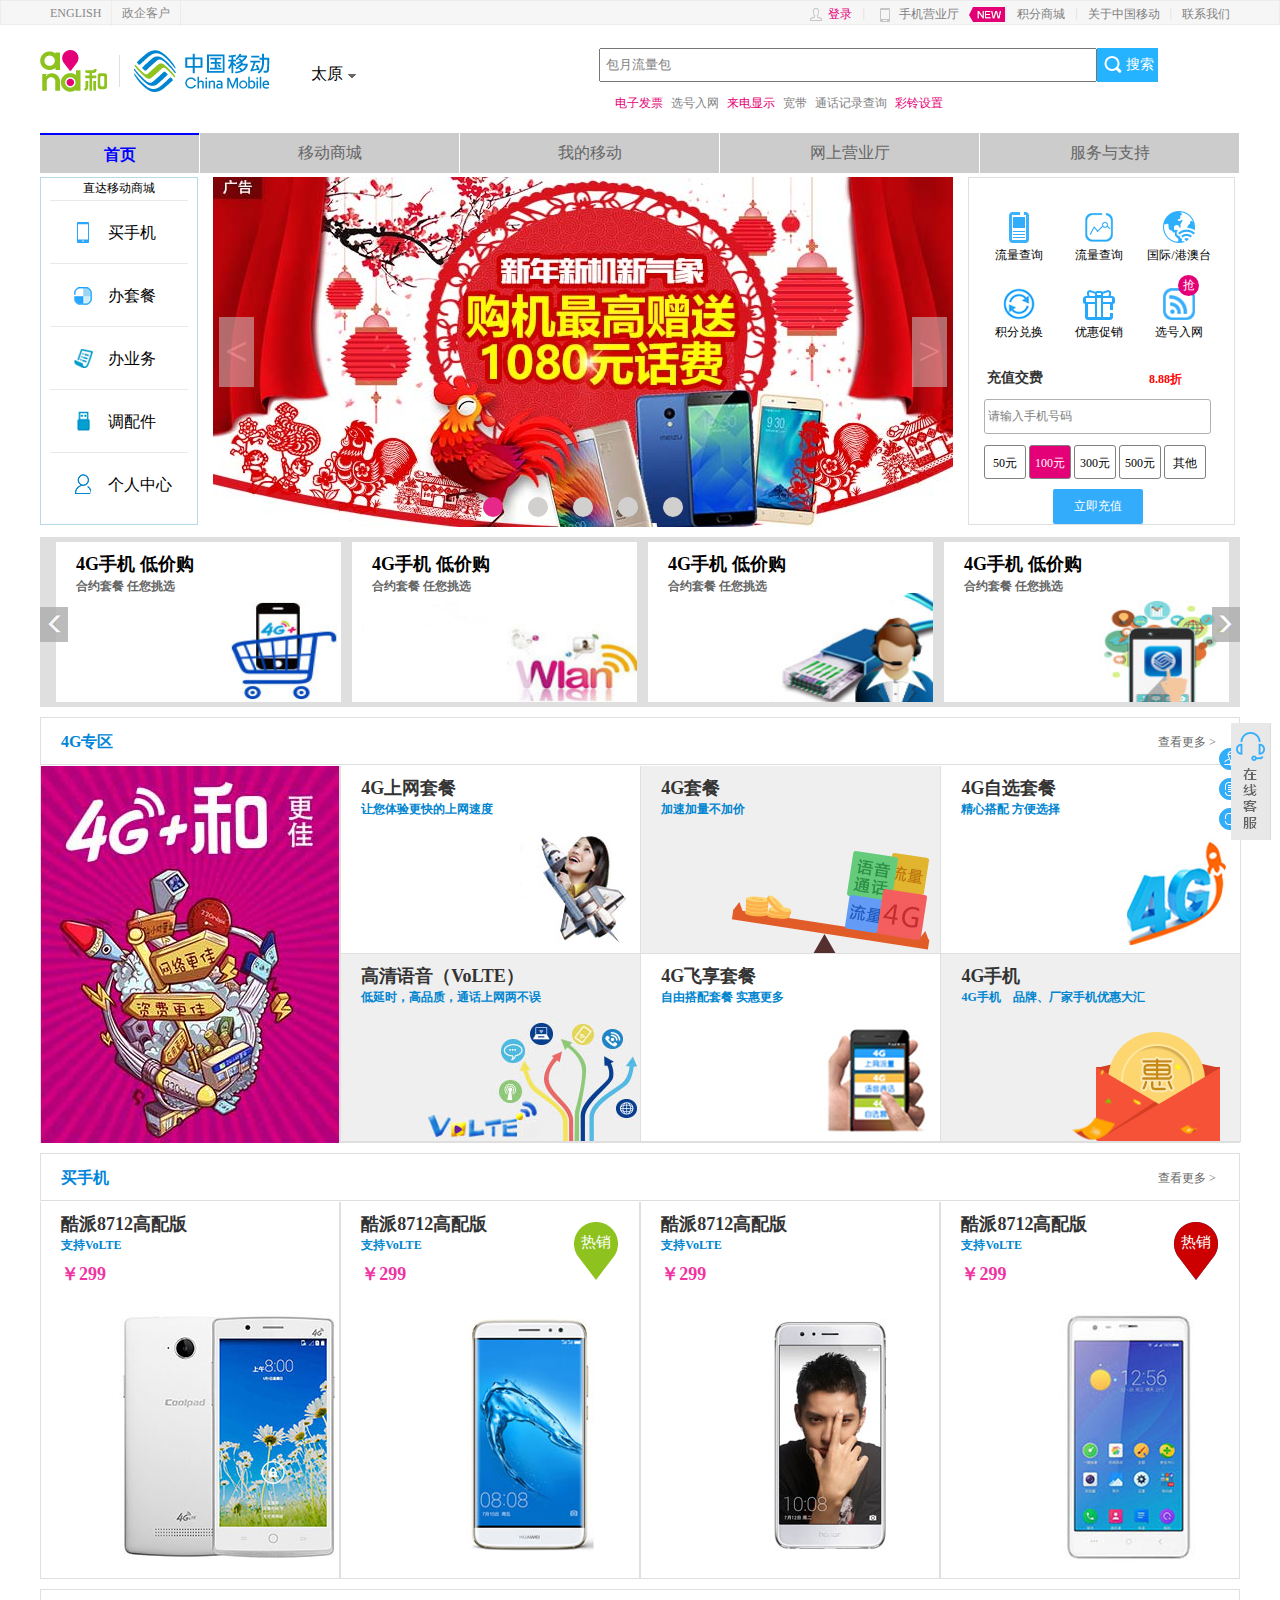
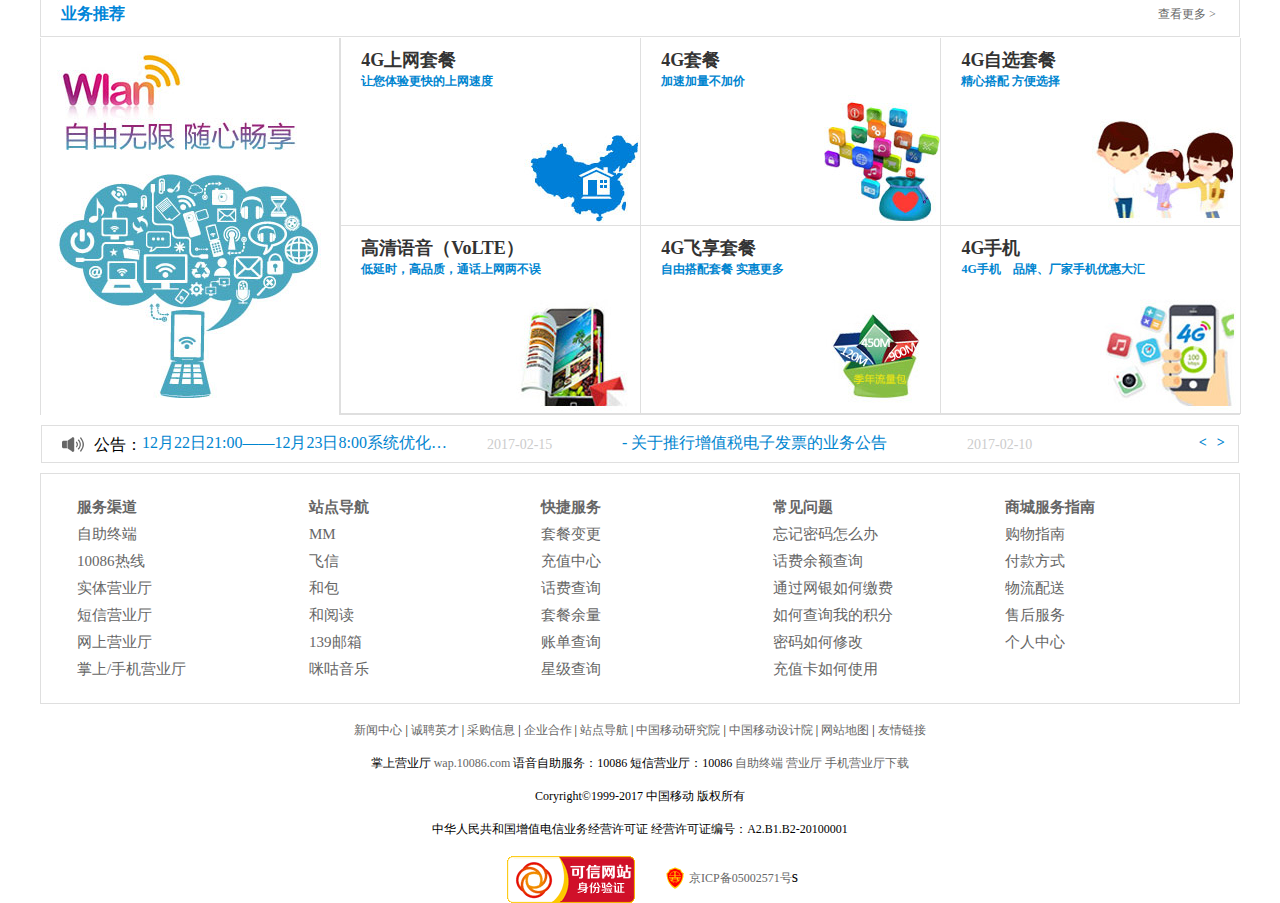
<file: zuo/xiaomi/yidong/yidong.html>
<!DOCTYPE html>
<html lang="en">
<head>
	<meta charset="UTF-8">
	<title>http:/www.zgyd.com</title>
	<link rel="stylesheet" href="yidong.css">
	<script src="animate.js"></script>
	<script src="yidong.js"></script>
</head>
<body>
	<div class="top">
		<div class="center">
			<a href="" class="left">ENGLISH</a>
			<a href="" class="left">政企客户</a>
			<a href="" class="right">联系我们</a>
				<span class="fenge">|</span>
			<a href="" class="right">关于中国移动</a>
				<span class="fenge">|</span>
			<a href="" class="right">积分商城</a>
				<span class="fenge">|</span>
				<img src="img/new.gif" class="img"/>
			<a href="" class="right" id=phoneting>
				<img src="img/phone.png" class="img" id="phone"/>
				<img src="img/t1-2.png"  class="t2"/>
				<span>手机营业厅</span>

				<div class="saoyisao">
				    <div class="bai"></div>
					<img src="img/ewm.jpg"/>
					<div class="shao">扫一扫，随时查话费！</div>
				</div>
			</a>					
				<span class="fenge" id="righttwo">|</span>

			<a href="" class="right" id="denglv">
				 	 <img src="img/people.png" class="img" id="people"/>
				 	 <img src="img/t3-2.png" class='t1'/> 
				<span>登录</span>
			</a>
		</div>
	</div>

	<div class='header'>
	    <div class="logo"><img src="img/logo.png"></div>
		<span class="taiyuan">太原
		  <img src="img/x.gif" alt="">
			<ul>
				<li>
					<span>山西</span>
					<a href="">[返回全部省份]</a>
				</li>
				<li>
					<a href="">太原</a>
					<a href="">朔州</a>
					<a href="">忻州</a>
					<a href="">大同</a>
					<a href="">阳泉</a>
					<a href="">晋中</a>
					<a href="">长治</a>
					<a href="">晋城</a>
					<a href="">临汾</a>
					<a href="">吕梁</a>
					<a href="">运城</a>
				</li>
			</ul>
		</span>
		<div class="search">
			<div class="kuan">
				<input type="text" value="包月流量包" name="sousuo">
				<a href="" class="sousuo">
					<img src="img/sousuo.png"/>
					<span class="sousuo-zi">搜索</span>
				</a>
			</div>
			<div class="wenzi">
				<a href="" class="hong">电子发票</a>
				<a href="">选号入网</a>
				<a href="" class="hong">来电显示</a>
				<a href="">宽带</a>
				<a href="">通话记录查询</a>
				<a href="" class="hong">彩铃设置</a>
			</div>
		</div>
	</div>
   
    <div class="daohang">
		<div class="shouye">首页</div>	
		<div class="daohang-zi">移动商城
		  <ul class="xiala">
		    <div class="san"></div>
		  	<li>买手机</li>
		  	<li>办套餐</li>
		  	<li>业务办</li>
		  	<li>挑配机</li>
		  	<li>立即充值</li>
		  	<li>个人中心</li>
		  </ul>
		</div>
		<div class="daohang-zi">我的移动
		   <ul class="xiala">
		    <div class="san1"></div>
		  	<li>我的账号</li>
		  	<li>办套餐</li>
		  	<li>业务办</li>
		  	<li>挑配机</li>
		  	<li>立即充值</li>
		  	<li>个人中心</li>
		  </ul>
		</div>
		<div class="daohang-zi">网上营业厅
           <ul class="xiala">
             <div class="san2"></div>
		  	<li>网上充值</li>
		  	<li>办套餐</li>
		  	<li>业务办</li>
		  	<li>挑配机</li>
		  	<li>立即充值</li>
		  	<li>个人中心</li>
		  </ul>
		</div>
		<div class="daohang-zi">服务与支持
		   <div class="san-3"></div>
           <ul class="xiala">
		  	<li>产品</li>
		  	<li>办套餐</li>
		  	<li>业务办</li>
		  	<li>挑配机</li>
		  	<li>立即充值</li>
		  	<li>个人中心</li>
		  </ul>
		</div>			
	</div>

    <div class="zhong">	
		<div class="zuo">
			<div class="zhida">
				<a href="">直达移动商城</a>
			</div>
			<div class="mai">
				<img src="img/buyphone.gif" class="imgs"/>
				<a href="">买手机</a>
			</div>
			<div class="mai">
				<img src="img/taocan.gif" class="imgs"/>
				<a href="">办套餐</a>
			</div>
			<div class="mai">
				<img src="img/yewu.gif" class="imgs"/>
				<a href="">办业务</a>
			</div>
			<div class="mai">
				<img src="img/peijian.gif" class="imgs"/>
				<a href="">调配件</a>
			</div>
			<div class="mai" id="tiao">
				<img src="img/grzx.jpg" class="imgs"/>
				<a href="">个人中心</a>
			</div>
		</div>

	    <div class="banner">
	      <ul class="guntu">
	      	<li class="active"><img src="img/banner1.jpg" alt=""></li>
	      	<li><img src="img/banner2.jpg" alt=""></li>
	      	<li><img src="img/banner3.jpg" alt=""></li>
	      	<li><img src="img/banner4.jpg" alt=""></li>
	      	<li><img src="img/banner5.jpg" alt=""></li>
	      </ul>
	      <ul class="dian">
	      	<li class="active"></li>
	      	<li></li>
	      	<li></li>
	      	<li></li>
	      	<li></li>
	      </ul>
	    	
	    	<div class="zuo-jiantou">&lt;</div>
		    <div class="you-jiantou">&gt;</div>

	    </div>

		<div class="you">
			<ul class="you-top">
				<li class="you-kuan1">
				  <span>流量查询</span>
				</li>
				<li class="you-kuan2">
				  <span>流量查询</span>
				</li>
				<li class="you-kuan3">
					<span>国际/港澳台</span>
				</li>
				<li class="you-kuan4">
					<span>积分兑换</span>
				</li>
				<li class="you-kuan5">
					<span>优惠促销</span>
				</li>
				<li class="you-kuan6">
					<span>选号入网</span>
					<p  id="qiang">抢</p>
				</li>
			</ul>

			<div class="bottom">
				<div class="bottom-zi">
					<a href="" id="zizi">充值交费</a>
					<span>8.88折</span>
				</div>
				<form class="shuru">
					<input type="text" value="请输入手机号码"  name="shuru"/>
				</form>
				<ul class="bottom-dahe">
					<li class="bottom-he">50元</li>
					<li class="bottom-he" id ="bottom-red">100元</li>
					<li class="bottom-he">300元</li>
					<li class="bottom-he">500元</li>
					<li class="bottom-he">其他</li>
				</ul>
				<div class="bottom-botton">
					<a href="" class="bottom-btn">立即充值</a>
				</div>
			</div>
		</div>
	</div>

	<div class="gun">
	    <div class="nei">
	    	<ul class="kuan1">
	    		<li>
		    	   <h1>4G手机 低价购</h1>
		    	   <h2>合约套餐 任您挑选</h2>
		    	   <img src="img/4Gsj.jpg" alt="">
	    		</li>

	    		<li>
		    	   <h1>4G手机 低价购</h1>
		    	   <h2>合约套餐 任您挑选</h2>
		    	   <img src="img/wlantc.jpg" alt="">
	    		</li>

	    		<li>
		    	   <h1>4G手机 低价购</h1>
		    	   <h2>合约套餐 任您挑选</h2>
		    	   <img src="img/kdyy.jpg" alt="">
	    		</li>

	    		<li>
		    	   <h1>4G手机 低价购</h1>
		    	   <h2>合约套餐 任您挑选</h2>
		    	   <img src="img/sjyyt.jpg" alt="">
	    		</li>

	    		<li>
		    	   <h1>4G手机 低价购</h1>
		    	   <h2>合约套餐 任您挑选</h2>
		    	   <img src="img/sjyyt.jpg" alt="">
	    		</li>

	    		<li>
		    	   <h1>4G手机 低价购</h1>
		    	   <h2>合约套餐 任您挑选</h2>
		    	   <img src="img/sjyyt.jpg" alt="">
	    		</li>

	    		<li>
		    	   <h1>4G手机 低价购</h1>
		    	   <h2>合约套餐 任您挑选</h2>
		    	   <img src="img/sjyyt.jpg" alt="">
	    		</li>

	    		<li>
		    	   <h1>4G手机 低价购</h1>
		    	   <h2>合约套餐 任您挑选</h2>
		    	   <img src="img/sjyyt.jpg" alt="">
	    		</li>
	    		
	    	</ul>
	    </div>
		<div class="left-jiantou"></div>
		<div class="right-jiantou"></div>
	</div>

	<div class="zhuan">
		<span>4G专区</span>
		<a href="" class="chakan">查看更多 ></a>
	</div>
    
    <div class="siji">
    	<div class="left-tu">
    		<img src="img/4Ghe.jpg" alt="">
    	</div>

    	<div class="left-tu">
    		<div class="shang">
    		  <h1>4G上网套餐</h1>
    		  <h2>让您体验更快的上网速度</h2>
    		  <img src="img/swtc.jpg" alt="" class="tutu">
    		</div>
    		<div class="xia">
    		  <h1>高清语音（VoLTE）</h1>
    		  <h2>低延时，高品质，通话上网两不误</h2>
    		  <img src="img/gqyy.jpg" alt="" class="tutu">
    		</div>
    	</div>

    	<div class="left-tu">
    		<div class="xia">
    		  <h1>4G套餐</h1>
    		  <h2>加速加量不加价</h2>
    		  <img src="img/4Gtc.jpg" alt="" class="tutu">
    		</div>
    		<div class="shang">
    		  <h1>4G飞享套餐</h1>
    		  <h2>自由搭配套餐 实惠更多</h2>
    		  <img src="img/zxtc.jpg" alt="" class="tutu">
    		</div>
    	</div>

    	<div class="left-tu">
    		<div class="shang">
    		  <h1>4G自选套餐</h1>
    		  <h2>精心搭配  方便选择</h2>
    		  <img src="img/fxtc.jpg" alt="" class="tutu">
    		</div>
    		<div class="xia">
    		  <h1>4G手机</h1>
    		  <h2>4G手机　品牌、厂家手机优惠大汇</h2>
    		  <img src="img/sj.jpg" alt="" class="tutu">
    		</div>
    	</div>
    </div>

    <div class="zhuan">
		<span>买手机</span>
		<a href="" class="chakan">查看更多 ></a>
	</div>

    <div class="siji">
    	<div class="left-tu">
    	  <h1>酷派8712高配版</h1>
    	  <h2>支持VoLTE</h2>
    	  <span>￥299</span>
    		<div class="shouji">
    			<div class="shoujitu">    			 
    			  <img src="img/002.jpg" alt="">
    			</div>
    		</div>
    	</div>

    	<div class="left-tu">
    	  <h1>酷派8712高配版</h1>
    	  <h2>支持VoLTE</h2>
    	  <span>￥299</span>
    	   <div class="dd1">热销</div>
    		<div class="shouji">
    			<div class="shoujitu">    			 
    			  <img src="img/001.jpg" alt="">
    			</div>
    		</div>
    	</div>

    	<div class="left-tu">
    	  <h1>酷派8712高配版</h1>
    	  <h2>支持VoLTE</h2>
    	  <span>￥299</span>
    		<div class="shouji">
    			<div class="shoujitu">    			 
    			  <img src="img/003.jpg" alt="">
    			</div>
    		</div>
    	</div>

    	<div class="left-tu">
    	  <h1>酷派8712高配版</h1>
    	  <h2>支持VoLTE</h2>
    	  <span>￥299</span>
    	   <div class="dd">热销</div>
    		<div class="shouji">
    			<div class="shoujitu">    			 
    			  <img src="img/004.jpg" alt="">
    			</div>
    		</div>
    	</div>
    </div>

    <div class="zhuan">
		<span>业务推荐</span>
		<a href="" class="chakan">查看更多 ></a>
	</div>

    <div class="siji">
    	<div class="left-tu">
    		<img src="img/yewutuijian.jpg" alt="">
    	</div>

    	<div class="left-tu">
    		<div class="shang">
    		  <h1>4G上网套餐</h1>
    		  <h2>让您体验更快的上网速度</h2>
    		  <img src="img/007.jpg" alt="" class="tutu">
    		</div>
    		<div class="xia1">
    		  <h1>高清语音（VoLTE）</h1>
    		  <h2>低延时，高品质，通话上网两不误</h2>
    		  <img src="img/010.jpg" alt="" class="tutu">
    		</div>
    	</div>

    	<div class="left-tu">
    		<div class="xia1">
    		  <h1>4G套餐</h1>
    		  <h2>加速加量不加价</h2>
    		  <img src="img/008.jpg" alt="" class="tutu">
    		</div>
    		<div class="shang">
    		  <h1>4G飞享套餐</h1>
    		  <h2>自由搭配套餐 实惠更多</h2>
    		  <img src="img/011.jpg" alt="" class="tutu">
    		</div>
    	</div>

    	<div class="left-tu">
    		<div class="shang">
    		  <h1>4G自选套餐</h1>
    		  <h2>精心搭配  方便选择</h2>
    		  <img src="img/009.jpg" alt="" class="tutu">
    		</div>
    		<div class="xia1">
    		  <h1>4G手机</h1>
    		  <h2>4G手机　品牌、厂家手机优惠大汇</h2>
    		  <img src="img/012.jpg" alt="" class="tutu">
    		</div>
    	</div>
    </div>

   	<div class="gg">
		<img src="img/indexgg.gif"/>
		<span class="gonggao">公告：</span>
		<div class="kuang">
			<ul class="pao">
			   <li><a href="">
			   12月22日21:00——12月23日8:00系统优化割接影响业务受理通知"
			   </a>
			   <span class="time">2017-02-15</span>
			   </li>
			   
	           <li><a href="">- 关于推行增值税电子发票的业务公告</a>
				<span class="time">2017-02-10</span>
			   </li>

               <li><a href="">
			   - 关于6月8日至9日网站系统升级公告
				</a>
				<span class="time">2017-02-08</span>
			   </li>
			   
			   <li><a href="">- 中国移动推出“任我看”流量包 1GB流量最低只要8毛钱</a>
				<span class="time">2017-02-09</span>
			   </li>
		
			</ul>

		</div>
		<a class="kuang-left">&lt;</a>
		<a class="kuang-right">&gt;</a>
	</div>

	<div class="btn">
		<ul class="btn-btn">
			<li class="fuwu"><b>服务渠道</b></li>
			<li class="zizhu"><a href="">自助终端</a></li>
			<li class="zizhu"><a href="">10086热线</a></li>
			<li class="zizhu"><a href="">实体营业厅</a></li>
			<li class="zizhu"><a href="">短信营业厅</a></li>
			<li class="zizhu"><a href="">网上营业厅</a></li>
			<li class="zizhu"><a href="">掌上/手机营业厅</a></li>
		</ul>
		<ul class="btn-btn">
			<li class="fuwu"><b>站点导航</b></li>
			<li class="zizhu"><a href="">MM</a></li>
			<li class="zizhu"><a href="">飞信</a></li>
			<li class="zizhu"><a href="">和包</a></li>
			<li class="zizhu"><a href="">和阅读</a></li>
			<li class="zizhu"><a href="">139邮箱</a></li>
			<li class="zizhu"><a href="">咪咕音乐</a></li>
		</ul>
		<ul class="btn-btn">
			<li class="fuwu"><b>快捷服务</b></li>
			<li class="zizhu"><a href="">套餐变更</a></li>
			<li class="zizhu"><a href="">充值中心</a></li>
			<li class="zizhu"><a href="">话费查询</a></li>
			<li class="zizhu"><a href="">套餐余量</a></li>
			<li class="zizhu"><a href="">账单查询</a></li>
			<li class="zizhu"><a href="">星级查询</a></li>
		</ul>
		<ul class="btn-btn">
			<li class="fuwu"><b>常见问题</b></li>
			<li class="zizhu"><a href="">忘记密码怎么办</a></li>
			<li class="zizhu"><a href="">话费余额查询</a></li>
			<li class="zizhu"><a href="">通过网银如何缴费</a></li>
			<li class="zizhu"><a href="">如何查询我的积分</a></li>
			<li class="zizhu"><a href="">密码如何修改</a></li>
			<li class="zizhu"><a href="">充值卡如何使用</a></li>
		</ul>
		<ul class="btn-btn">
			<li class="fuwu"><b>商城服务指南</b></li>
			<li class="zizhu"><a href="">购物指南</a></li>
			<li class="zizhu"><a href="">付款方式</a></li>
			<li class="zizhu"><a href="">物流配送</a></li>
			<li class="zizhu"><a href="">售后服务</a></li>
			<li class="zizhu"><a href="">个人中心</a></li>
			<li class="zizhu"><a href=""></a></li>
		</ul>
	</div>

	<div class="dibu">
		<a href="">新闻中心</a>
		<span>|</span>
		<a href="">诚聘英才</a>
		<span>|</span>
		<a href="">采购信息</a>
		<span>|</span>
		<a href="">企业合作</a>
		<span>|</span>
		<a href="">站点导航</a>
		<span>|</span>
		<a href="">中国移动研究院</a>
		<span>|</span>
		<a href="">中国移动设计院</a>
		<span>|</span>
		<a href="">网站地图</a>
		<span>|</span>
		<a href="">友情链接</a>
	</div>
	<div class="zhangshang">
		<span>掌上营业厅</span>
		<a href="">wap.10086.com</a>
		<span>语音自助服务：10086 短信营业厅：10086</span>
		<a href="">自助终端</a>
		<a href="">营业厅</a>
		<a href="">手机营业厅下载</a>
	</div>
	<div class="dibu">
		<span>Coryright&copy;1999-2017 中国移动 版权所有</span>
	</div>
	<div class="dibu">
		<span>中华人民共和国增值电信业务经营许可证  经营许可证编号：A2.B1.B2-20100001</span>
	</div>
	<div class="jing">
			<a href=""><img src="img/kexin.png" alt=""></a>
			<img src="img/gov.gif" alt="">
			<a href="">京ICP备05002571号</a>s
	</div>
	<img src="img/zxkfdw.gif" alt="" id="zaixiankefu">
	<img src="img/tsjy.gif" alt="" class="zxzx">
	<img src="img/cjwt.gif" alt="" class="cjwt">
	<img src="img/zxzx.gif" alt="" class="txjy">

</body>
</html>
</file>
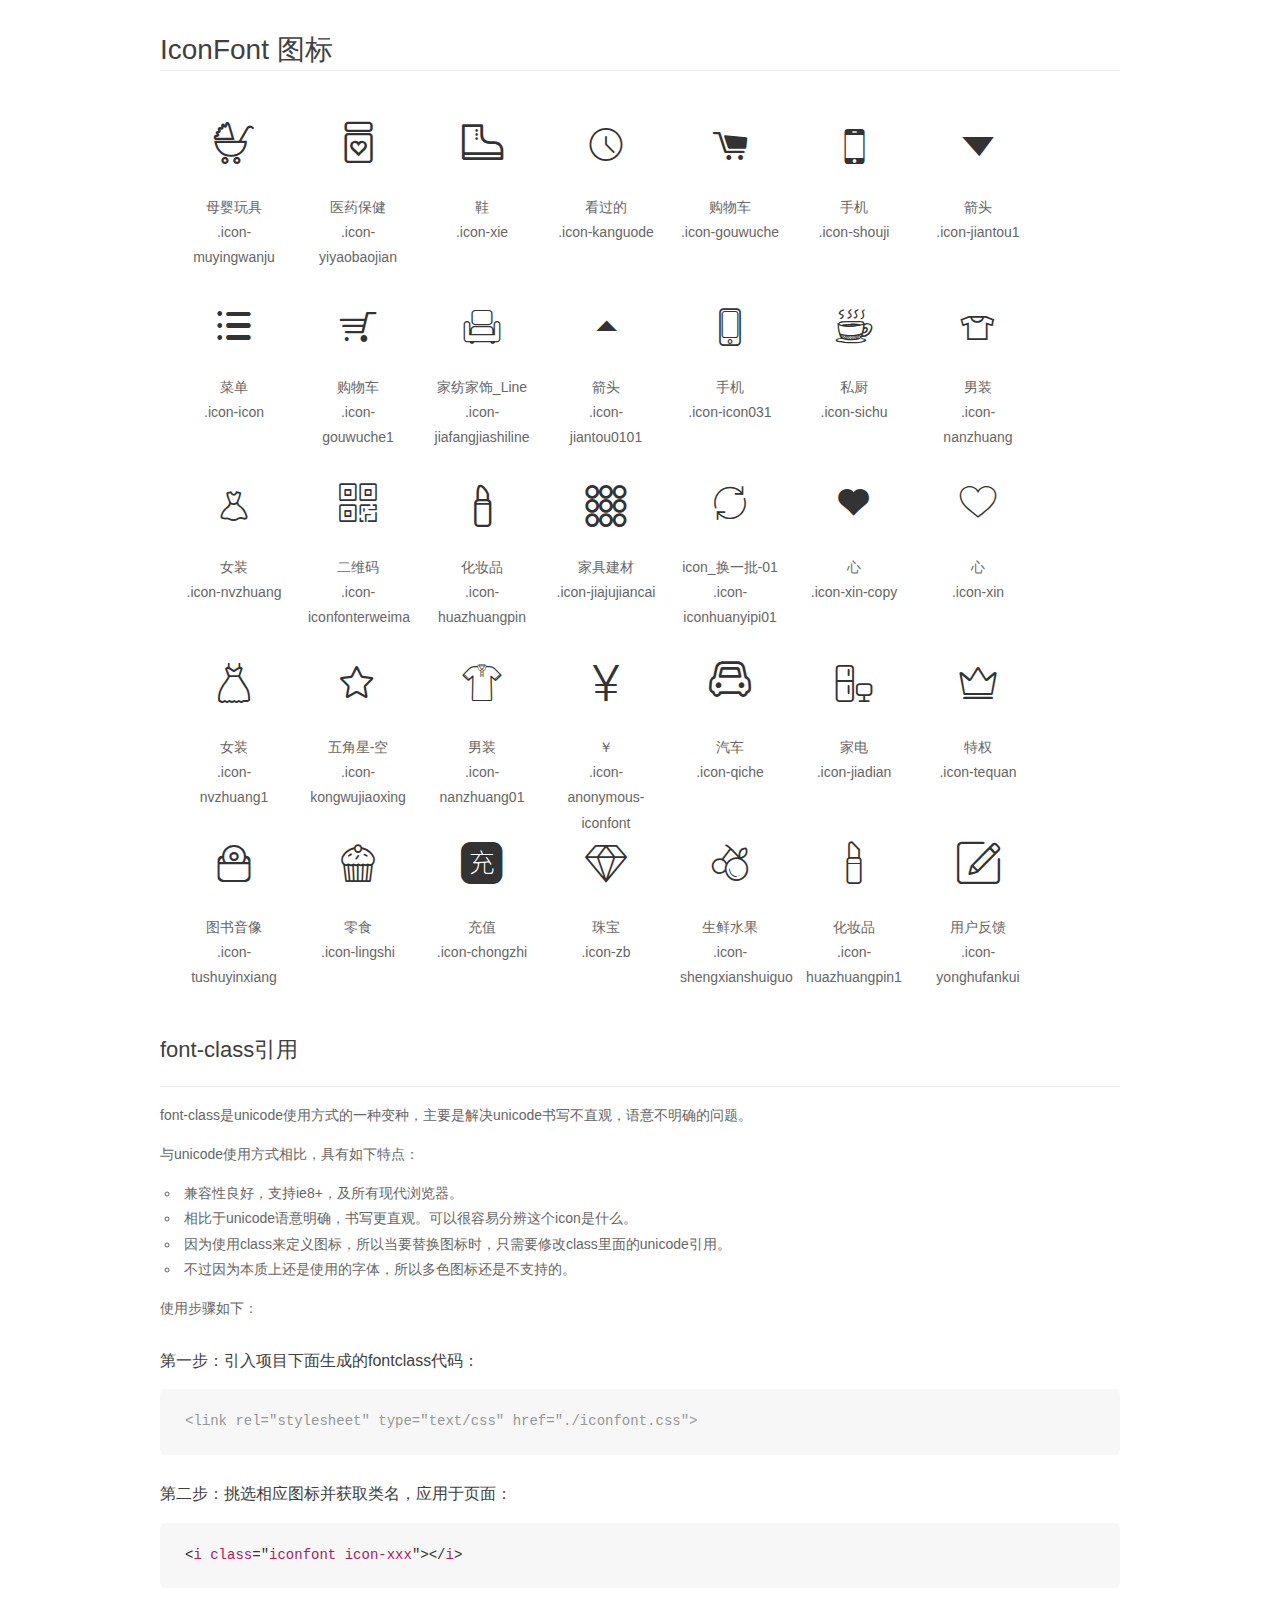
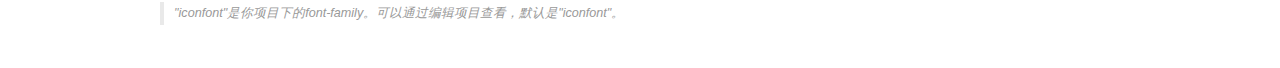
<file: zuo/xiaomi/img/font/demo_fontclass.html>
<!DOCTYPE html>
<html>
<head>
    <meta charset="utf-8"/>
    <title>IconFont</title>
    <link rel="stylesheet" href="demo.css">
    <link rel="stylesheet" href="iconfont.css">
</head>
<body>
    <div class="main markdown">
        <h1>IconFont 图标</h1>
        <ul class="icon_lists clear">
            
                <li>
                <i class="icon iconfont icon-muyingwanju"></i>
                    <div class="name">母婴玩具</div>
                    <div class="fontclass">.icon-muyingwanju</div>
                </li>
            
                <li>
                <i class="icon iconfont icon-yiyaobaojian"></i>
                    <div class="name">医药保健</div>
                    <div class="fontclass">.icon-yiyaobaojian</div>
                </li>
            
                <li>
                <i class="icon iconfont icon-xie"></i>
                    <div class="name">鞋</div>
                    <div class="fontclass">.icon-xie</div>
                </li>
            
                <li>
                <i class="icon iconfont icon-kanguode"></i>
                    <div class="name">看过的</div>
                    <div class="fontclass">.icon-kanguode</div>
                </li>
            
                <li>
                <i class="icon iconfont icon-gouwuche"></i>
                    <div class="name">购物车</div>
                    <div class="fontclass">.icon-gouwuche</div>
                </li>
            
                <li>
                <i class="icon iconfont icon-shouji"></i>
                    <div class="name">手机</div>
                    <div class="fontclass">.icon-shouji</div>
                </li>
            
                <li>
                <i class="icon iconfont icon-jiantou1"></i>
                    <div class="name">箭头</div>
                    <div class="fontclass">.icon-jiantou1</div>
                </li>
            
                <li>
                <i class="icon iconfont icon-icon"></i>
                    <div class="name">菜单</div>
                    <div class="fontclass">.icon-icon</div>
                </li>
            
                <li>
                <i class="icon iconfont icon-gouwuche1"></i>
                    <div class="name">购物车</div>
                    <div class="fontclass">.icon-gouwuche1</div>
                </li>
            
                <li>
                <i class="icon iconfont icon-jiafangjiashiline"></i>
                    <div class="name">家纺家饰_Line</div>
                    <div class="fontclass">.icon-jiafangjiashiline</div>
                </li>
            
                <li>
                <i class="icon iconfont icon-jiantou0101"></i>
                    <div class="name">箭头</div>
                    <div class="fontclass">.icon-jiantou0101</div>
                </li>
            
                <li>
                <i class="icon iconfont icon-icon031"></i>
                    <div class="name">手机</div>
                    <div class="fontclass">.icon-icon031</div>
                </li>
            
                <li>
                <i class="icon iconfont icon-sichu"></i>
                    <div class="name">私厨</div>
                    <div class="fontclass">.icon-sichu</div>
                </li>
            
                <li>
                <i class="icon iconfont icon-nanzhuang"></i>
                    <div class="name">男装</div>
                    <div class="fontclass">.icon-nanzhuang</div>
                </li>
            
                <li>
                <i class="icon iconfont icon-nvzhuang"></i>
                    <div class="name">女装</div>
                    <div class="fontclass">.icon-nvzhuang</div>
                </li>
            
                <li>
                <i class="icon iconfont icon-iconfonterweima"></i>
                    <div class="name">二维码</div>
                    <div class="fontclass">.icon-iconfonterweima</div>
                </li>
            
                <li>
                <i class="icon iconfont icon-huazhuangpin"></i>
                    <div class="name">化妆品</div>
                    <div class="fontclass">.icon-huazhuangpin</div>
                </li>
            
                <li>
                <i class="icon iconfont icon-jiajujiancai"></i>
                    <div class="name">家具建材</div>
                    <div class="fontclass">.icon-jiajujiancai</div>
                </li>
            
                <li>
                <i class="icon iconfont icon-iconhuanyipi01"></i>
                    <div class="name">icon_换一批-01</div>
                    <div class="fontclass">.icon-iconhuanyipi01</div>
                </li>
            
                <li>
                <i class="icon iconfont icon-xin-copy"></i>
                    <div class="name">心</div>
                    <div class="fontclass">.icon-xin-copy</div>
                </li>
            
                <li>
                <i class="icon iconfont icon-xin"></i>
                    <div class="name">心</div>
                    <div class="fontclass">.icon-xin</div>
                </li>
            
                <li>
                <i class="icon iconfont icon-nvzhuang1"></i>
                    <div class="name">女装</div>
                    <div class="fontclass">.icon-nvzhuang1</div>
                </li>
            
                <li>
                <i class="icon iconfont icon-kongwujiaoxing"></i>
                    <div class="name">五角星-空</div>
                    <div class="fontclass">.icon-kongwujiaoxing</div>
                </li>
            
                <li>
                <i class="icon iconfont icon-nanzhuang01"></i>
                    <div class="name">男装</div>
                    <div class="fontclass">.icon-nanzhuang01</div>
                </li>
            
                <li>
                <i class="icon iconfont icon-anonymous-iconfont"></i>
                    <div class="name">￥</div>
                    <div class="fontclass">.icon-anonymous-iconfont</div>
                </li>
            
                <li>
                <i class="icon iconfont icon-qiche"></i>
                    <div class="name">汽车</div>
                    <div class="fontclass">.icon-qiche</div>
                </li>
            
                <li>
                <i class="icon iconfont icon-jiadian"></i>
                    <div class="name">家电</div>
                    <div class="fontclass">.icon-jiadian</div>
                </li>
            
                <li>
                <i class="icon iconfont icon-tequan"></i>
                    <div class="name">特权</div>
                    <div class="fontclass">.icon-tequan</div>
                </li>
            
                <li>
                <i class="icon iconfont icon-tushuyinxiang"></i>
                    <div class="name">图书音像</div>
                    <div class="fontclass">.icon-tushuyinxiang</div>
                </li>
            
                <li>
                <i class="icon iconfont icon-lingshi"></i>
                    <div class="name">零食</div>
                    <div class="fontclass">.icon-lingshi</div>
                </li>
            
                <li>
                <i class="icon iconfont icon-chongzhi"></i>
                    <div class="name">充值</div>
                    <div class="fontclass">.icon-chongzhi</div>
                </li>
            
                <li>
                <i class="icon iconfont icon-zb"></i>
                    <div class="name">珠宝</div>
                    <div class="fontclass">.icon-zb</div>
                </li>
            
                <li>
                <i class="icon iconfont icon-shengxianshuiguo"></i>
                    <div class="name">生鲜水果</div>
                    <div class="fontclass">.icon-shengxianshuiguo</div>
                </li>
            
                <li>
                <i class="icon iconfont icon-huazhuangpin1"></i>
                    <div class="name">化妆品</div>
                    <div class="fontclass">.icon-huazhuangpin1</div>
                </li>
            
                <li>
                <i class="icon iconfont icon-yonghufankui"></i>
                    <div class="name">用户反馈</div>
                    <div class="fontclass">.icon-yonghufankui</div>
                </li>
            
        </ul>

        <h2 id="font-class-">font-class引用</h2>
        <hr>

        <p>font-class是unicode使用方式的一种变种，主要是解决unicode书写不直观，语意不明确的问题。</p>
        <p>与unicode使用方式相比，具有如下特点：</p>
        <ul>
        <li>兼容性良好，支持ie8+，及所有现代浏览器。</li>
        <li>相比于unicode语意明确，书写更直观。可以很容易分辨这个icon是什么。</li>
        <li>因为使用class来定义图标，所以当要替换图标时，只需要修改class里面的unicode引用。</li>
        <li>不过因为本质上还是使用的字体，所以多色图标还是不支持的。</li>
        </ul>
        <p>使用步骤如下：</p>
        <h3 id="-fontclass-">第一步：引入项目下面生成的fontclass代码：</h3>


        <pre><code class="lang-js hljs javascript"><span class="hljs-comment">&lt;link rel="stylesheet" type="text/css" href="./iconfont.css"&gt;</span></code></pre>
        <h3 id="-">第二步：挑选相应图标并获取类名，应用于页面：</h3>
        <pre><code class="lang-css hljs">&lt;<span class="hljs-selector-tag">i</span> <span class="hljs-selector-tag">class</span>="<span class="hljs-selector-tag">iconfont</span> <span class="hljs-selector-tag">icon-xxx</span>"&gt;&lt;/<span class="hljs-selector-tag">i</span>&gt;</code></pre>
        <blockquote>
        <p>"iconfont"是你项目下的font-family。可以通过编辑项目查看，默认是"iconfont"。</p>
        </blockquote>
    </div>
</body>
</html>
</file>
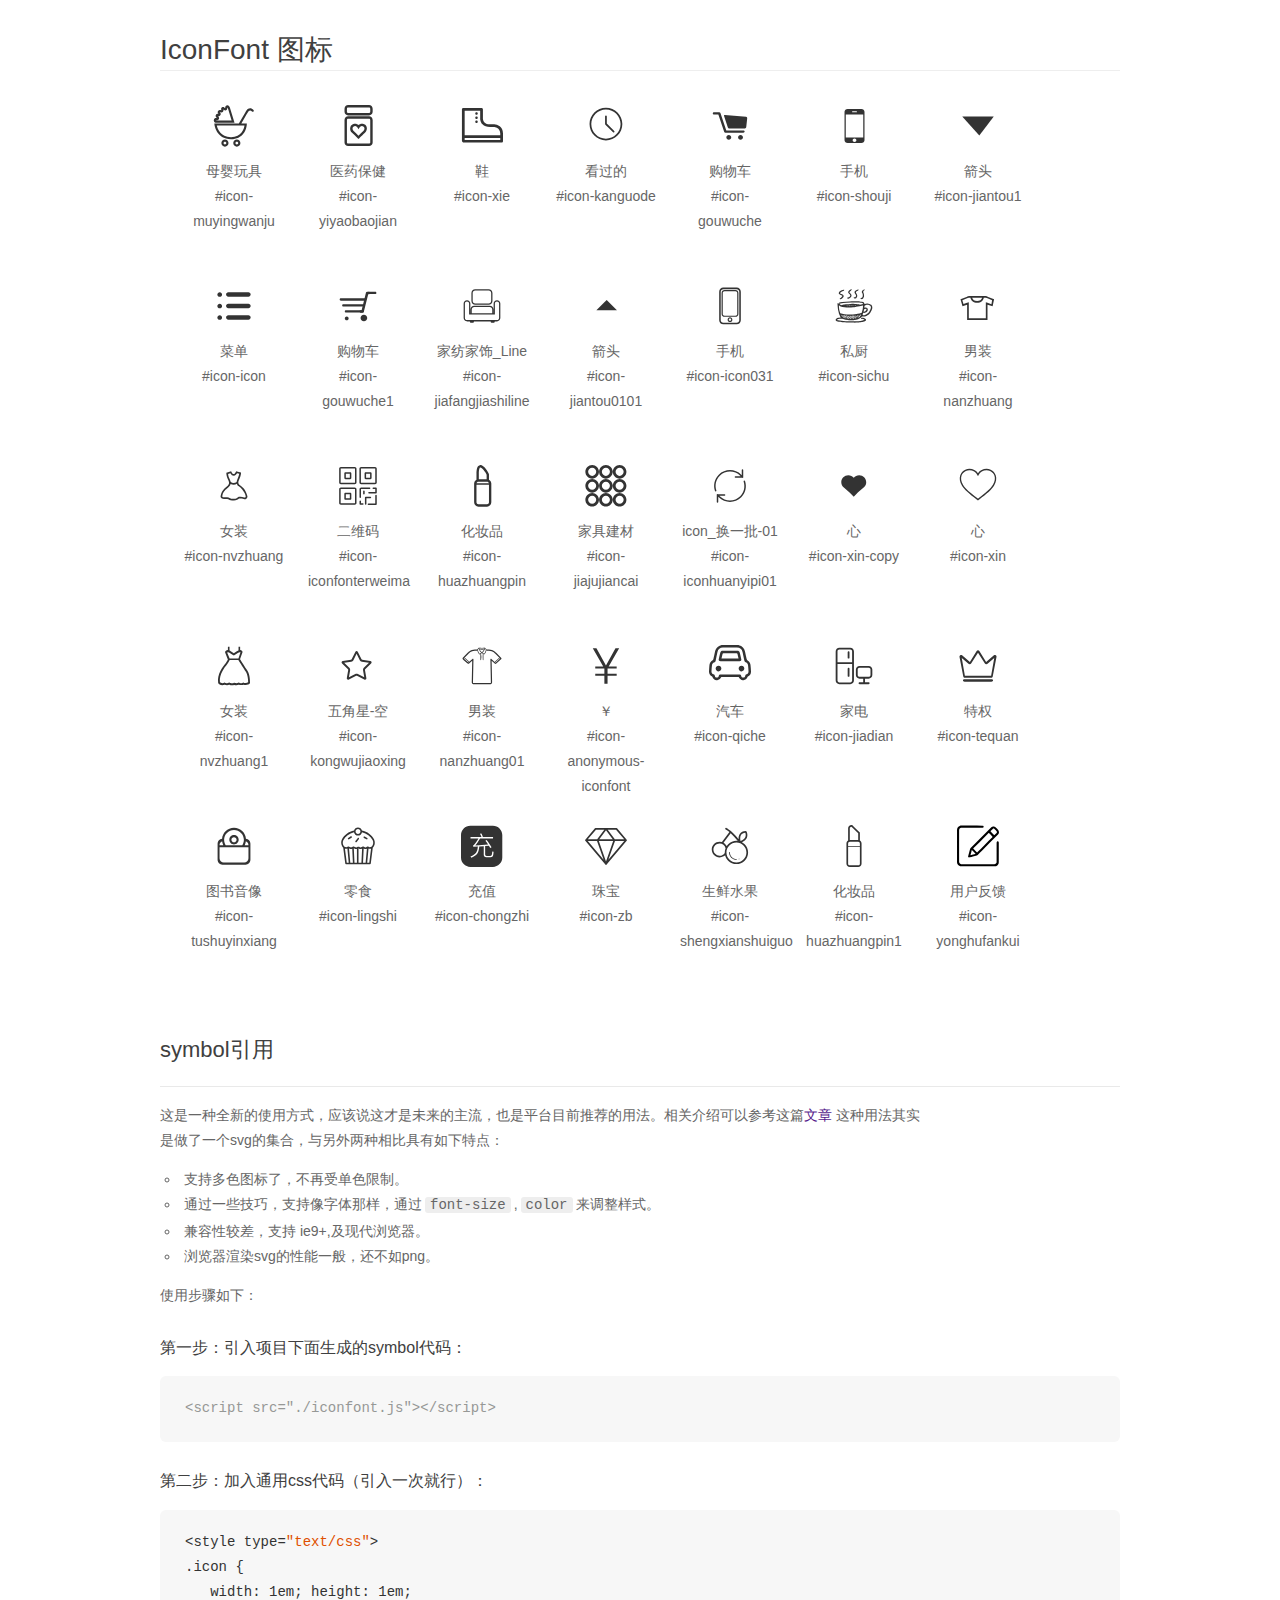
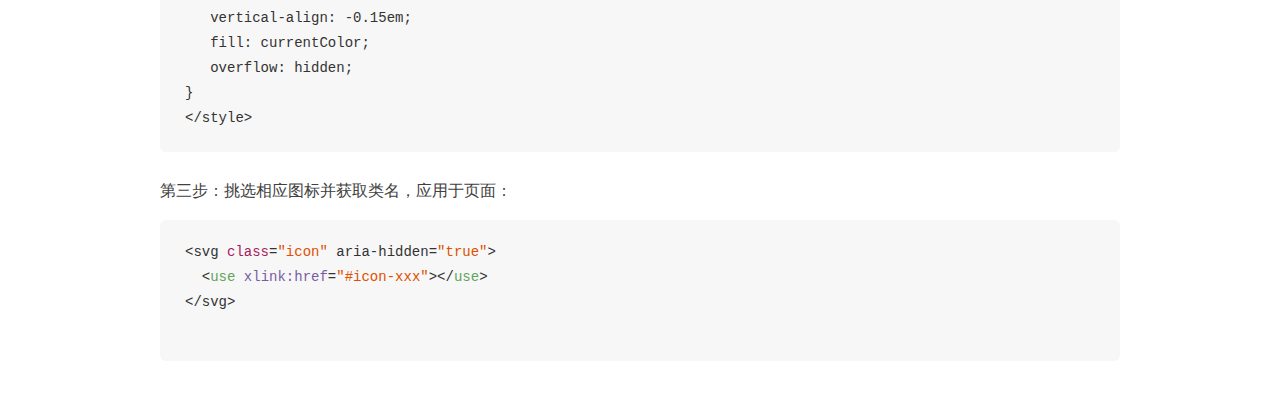
<file: zuo/xiaomi/img/font/demo_symbol.html>
<!DOCTYPE html>
<html>
<head>
    <meta charset="utf-8"/>
    <title>IconFont</title>
    <link rel="stylesheet" href="demo.css">
    <script src="iconfont.js"></script>

    <style type="text/css">
        .icon {
          /* 通过设置 font-size 来改变图标大小 */
          width: 1em; height: 1em;
          /* 图标和文字相邻时，垂直对齐 */
          vertical-align: -0.15em;
          /* 通过设置 color 来改变 SVG 的颜色/fill */
          fill: currentColor;
          /* path 和 stroke 溢出 viewBox 部分在 IE 下会显示
             normalize.css 中也包含这行 */
          overflow: hidden;
        }

    </style>
</head>
<body>
    <div class="main markdown">
        <h1>IconFont 图标</h1>
        <ul class="icon_lists clear">
            
                <li>
                    <svg class="icon" aria-hidden="true">
                        <use xlink:href="#icon-muyingwanju"></use>
                    </svg>
                    <div class="name">母婴玩具</div>
                    <div class="fontclass">#icon-muyingwanju</div>
                </li>
            
                <li>
                    <svg class="icon" aria-hidden="true">
                        <use xlink:href="#icon-yiyaobaojian"></use>
                    </svg>
                    <div class="name">医药保健</div>
                    <div class="fontclass">#icon-yiyaobaojian</div>
                </li>
            
                <li>
                    <svg class="icon" aria-hidden="true">
                        <use xlink:href="#icon-xie"></use>
                    </svg>
                    <div class="name">鞋</div>
                    <div class="fontclass">#icon-xie</div>
                </li>
            
                <li>
                    <svg class="icon" aria-hidden="true">
                        <use xlink:href="#icon-kanguode"></use>
                    </svg>
                    <div class="name">看过的</div>
                    <div class="fontclass">#icon-kanguode</div>
                </li>
            
                <li>
                    <svg class="icon" aria-hidden="true">
                        <use xlink:href="#icon-gouwuche"></use>
                    </svg>
                    <div class="name">购物车</div>
                    <div class="fontclass">#icon-gouwuche</div>
                </li>
            
                <li>
                    <svg class="icon" aria-hidden="true">
                        <use xlink:href="#icon-shouji"></use>
                    </svg>
                    <div class="name">手机</div>
                    <div class="fontclass">#icon-shouji</div>
                </li>
            
                <li>
                    <svg class="icon" aria-hidden="true">
                        <use xlink:href="#icon-jiantou1"></use>
                    </svg>
                    <div class="name">箭头</div>
                    <div class="fontclass">#icon-jiantou1</div>
                </li>
            
                <li>
                    <svg class="icon" aria-hidden="true">
                        <use xlink:href="#icon-icon"></use>
                    </svg>
                    <div class="name">菜单</div>
                    <div class="fontclass">#icon-icon</div>
                </li>
            
                <li>
                    <svg class="icon" aria-hidden="true">
                        <use xlink:href="#icon-gouwuche1"></use>
                    </svg>
                    <div class="name">购物车</div>
                    <div class="fontclass">#icon-gouwuche1</div>
                </li>
            
                <li>
                    <svg class="icon" aria-hidden="true">
                        <use xlink:href="#icon-jiafangjiashiline"></use>
                    </svg>
                    <div class="name">家纺家饰_Line</div>
                    <div class="fontclass">#icon-jiafangjiashiline</div>
                </li>
            
                <li>
                    <svg class="icon" aria-hidden="true">
                        <use xlink:href="#icon-jiantou0101"></use>
                    </svg>
                    <div class="name">箭头</div>
                    <div class="fontclass">#icon-jiantou0101</div>
                </li>
            
                <li>
                    <svg class="icon" aria-hidden="true">
                        <use xlink:href="#icon-icon031"></use>
                    </svg>
                    <div class="name">手机</div>
                    <div class="fontclass">#icon-icon031</div>
                </li>
            
                <li>
                    <svg class="icon" aria-hidden="true">
                        <use xlink:href="#icon-sichu"></use>
                    </svg>
                    <div class="name">私厨</div>
                    <div class="fontclass">#icon-sichu</div>
                </li>
            
                <li>
                    <svg class="icon" aria-hidden="true">
                        <use xlink:href="#icon-nanzhuang"></use>
                    </svg>
                    <div class="name">男装</div>
                    <div class="fontclass">#icon-nanzhuang</div>
                </li>
            
                <li>
                    <svg class="icon" aria-hidden="true">
                        <use xlink:href="#icon-nvzhuang"></use>
                    </svg>
                    <div class="name">女装</div>
                    <div class="fontclass">#icon-nvzhuang</div>
                </li>
            
                <li>
                    <svg class="icon" aria-hidden="true">
                        <use xlink:href="#icon-iconfonterweima"></use>
                    </svg>
                    <div class="name">二维码</div>
                    <div class="fontclass">#icon-iconfonterweima</div>
                </li>
            
                <li>
                    <svg class="icon" aria-hidden="true">
                        <use xlink:href="#icon-huazhuangpin"></use>
                    </svg>
                    <div class="name">化妆品</div>
                    <div class="fontclass">#icon-huazhuangpin</div>
                </li>
            
                <li>
                    <svg class="icon" aria-hidden="true">
                        <use xlink:href="#icon-jiajujiancai"></use>
                    </svg>
                    <div class="name">家具建材</div>
                    <div class="fontclass">#icon-jiajujiancai</div>
                </li>
            
                <li>
                    <svg class="icon" aria-hidden="true">
                        <use xlink:href="#icon-iconhuanyipi01"></use>
                    </svg>
                    <div class="name">icon_换一批-01</div>
                    <div class="fontclass">#icon-iconhuanyipi01</div>
                </li>
            
                <li>
                    <svg class="icon" aria-hidden="true">
                        <use xlink:href="#icon-xin-copy"></use>
                    </svg>
                    <div class="name">心</div>
                    <div class="fontclass">#icon-xin-copy</div>
                </li>
            
                <li>
                    <svg class="icon" aria-hidden="true">
                        <use xlink:href="#icon-xin"></use>
                    </svg>
                    <div class="name">心</div>
                    <div class="fontclass">#icon-xin</div>
                </li>
            
                <li>
                    <svg class="icon" aria-hidden="true">
                        <use xlink:href="#icon-nvzhuang1"></use>
                    </svg>
                    <div class="name">女装</div>
                    <div class="fontclass">#icon-nvzhuang1</div>
                </li>
            
                <li>
                    <svg class="icon" aria-hidden="true">
                        <use xlink:href="#icon-kongwujiaoxing"></use>
                    </svg>
                    <div class="name">五角星-空</div>
                    <div class="fontclass">#icon-kongwujiaoxing</div>
                </li>
            
                <li>
                    <svg class="icon" aria-hidden="true">
                        <use xlink:href="#icon-nanzhuang01"></use>
                    </svg>
                    <div class="name">男装</div>
                    <div class="fontclass">#icon-nanzhuang01</div>
                </li>
            
                <li>
                    <svg class="icon" aria-hidden="true">
                        <use xlink:href="#icon-anonymous-iconfont"></use>
                    </svg>
                    <div class="name">￥</div>
                    <div class="fontclass">#icon-anonymous-iconfont</div>
                </li>
            
                <li>
                    <svg class="icon" aria-hidden="true">
                        <use xlink:href="#icon-qiche"></use>
                    </svg>
                    <div class="name">汽车</div>
                    <div class="fontclass">#icon-qiche</div>
                </li>
            
                <li>
                    <svg class="icon" aria-hidden="true">
                        <use xlink:href="#icon-jiadian"></use>
                    </svg>
                    <div class="name">家电</div>
                    <div class="fontclass">#icon-jiadian</div>
                </li>
            
                <li>
                    <svg class="icon" aria-hidden="true">
                        <use xlink:href="#icon-tequan"></use>
                    </svg>
                    <div class="name">特权</div>
                    <div class="fontclass">#icon-tequan</div>
                </li>
            
                <li>
                    <svg class="icon" aria-hidden="true">
                        <use xlink:href="#icon-tushuyinxiang"></use>
                    </svg>
                    <div class="name">图书音像</div>
                    <div class="fontclass">#icon-tushuyinxiang</div>
                </li>
            
                <li>
                    <svg class="icon" aria-hidden="true">
                        <use xlink:href="#icon-lingshi"></use>
                    </svg>
                    <div class="name">零食</div>
                    <div class="fontclass">#icon-lingshi</div>
                </li>
            
                <li>
                    <svg class="icon" aria-hidden="true">
                        <use xlink:href="#icon-chongzhi"></use>
                    </svg>
                    <div class="name">充值</div>
                    <div class="fontclass">#icon-chongzhi</div>
                </li>
            
                <li>
                    <svg class="icon" aria-hidden="true">
                        <use xlink:href="#icon-zb"></use>
                    </svg>
                    <div class="name">珠宝</div>
                    <div class="fontclass">#icon-zb</div>
                </li>
            
                <li>
                    <svg class="icon" aria-hidden="true">
                        <use xlink:href="#icon-shengxianshuiguo"></use>
                    </svg>
                    <div class="name">生鲜水果</div>
                    <div class="fontclass">#icon-shengxianshuiguo</div>
                </li>
            
                <li>
                    <svg class="icon" aria-hidden="true">
                        <use xlink:href="#icon-huazhuangpin1"></use>
                    </svg>
                    <div class="name">化妆品</div>
                    <div class="fontclass">#icon-huazhuangpin1</div>
                </li>
            
                <li>
                    <svg class="icon" aria-hidden="true">
                        <use xlink:href="#icon-yonghufankui"></use>
                    </svg>
                    <div class="name">用户反馈</div>
                    <div class="fontclass">#icon-yonghufankui</div>
                </li>
            
        </ul>


        <h2 id="symbol-">symbol引用</h2>
        <hr>

        <p>这是一种全新的使用方式，应该说这才是未来的主流，也是平台目前推荐的用法。相关介绍可以参考这篇<a href="">文章</a>
        这种用法其实是做了一个svg的集合，与另外两种相比具有如下特点：</p>
        <ul>
          <li>支持多色图标了，不再受单色限制。</li>
          <li>通过一些技巧，支持像字体那样，通过<code>font-size</code>,<code>color</code>来调整样式。</li>
          <li>兼容性较差，支持 ie9+,及现代浏览器。</li>
          <li>浏览器渲染svg的性能一般，还不如png。</li>
        </ul>
        <p>使用步骤如下：</p>
        <h3 id="-symbol-">第一步：引入项目下面生成的symbol代码：</h3>
        <pre><code class="lang-js hljs javascript"><span class="hljs-comment">&lt;script src="./iconfont.js"&gt;&lt;/script&gt;</span></code></pre>
        <h3 id="-css-">第二步：加入通用css代码（引入一次就行）：</h3>
        <pre><code class="lang-js hljs javascript">&lt;style type=<span class="hljs-string">"text/css"</span>&gt;
.icon {
   width: <span class="hljs-number">1</span>em; height: <span class="hljs-number">1</span>em;
   vertical-align: <span class="hljs-number">-0.15</span>em;
   fill: currentColor;
   overflow: hidden;
}
&lt;<span class="hljs-regexp">/style&gt;</span></code></pre>
        <h3 id="-">第三步：挑选相应图标并获取类名，应用于页面：</h3>
        <pre><code class="lang-js hljs javascript">&lt;svg <span class="hljs-class"><span class="hljs-keyword">class</span></span>=<span class="hljs-string">"icon"</span> aria-hidden=<span class="hljs-string">"true"</span>&gt;<span class="xml"><span class="hljs-tag">
  &lt;<span class="hljs-name">use</span> <span class="hljs-attr">xlink:href</span>=<span class="hljs-string">"#icon-xxx"</span>&gt;</span><span class="hljs-tag">&lt;/<span class="hljs-name">use</span>&gt;</span>
</span>&lt;<span class="hljs-regexp">/svg&gt;
        </span></code></pre>
    </div>
</body>
</html>
</file>
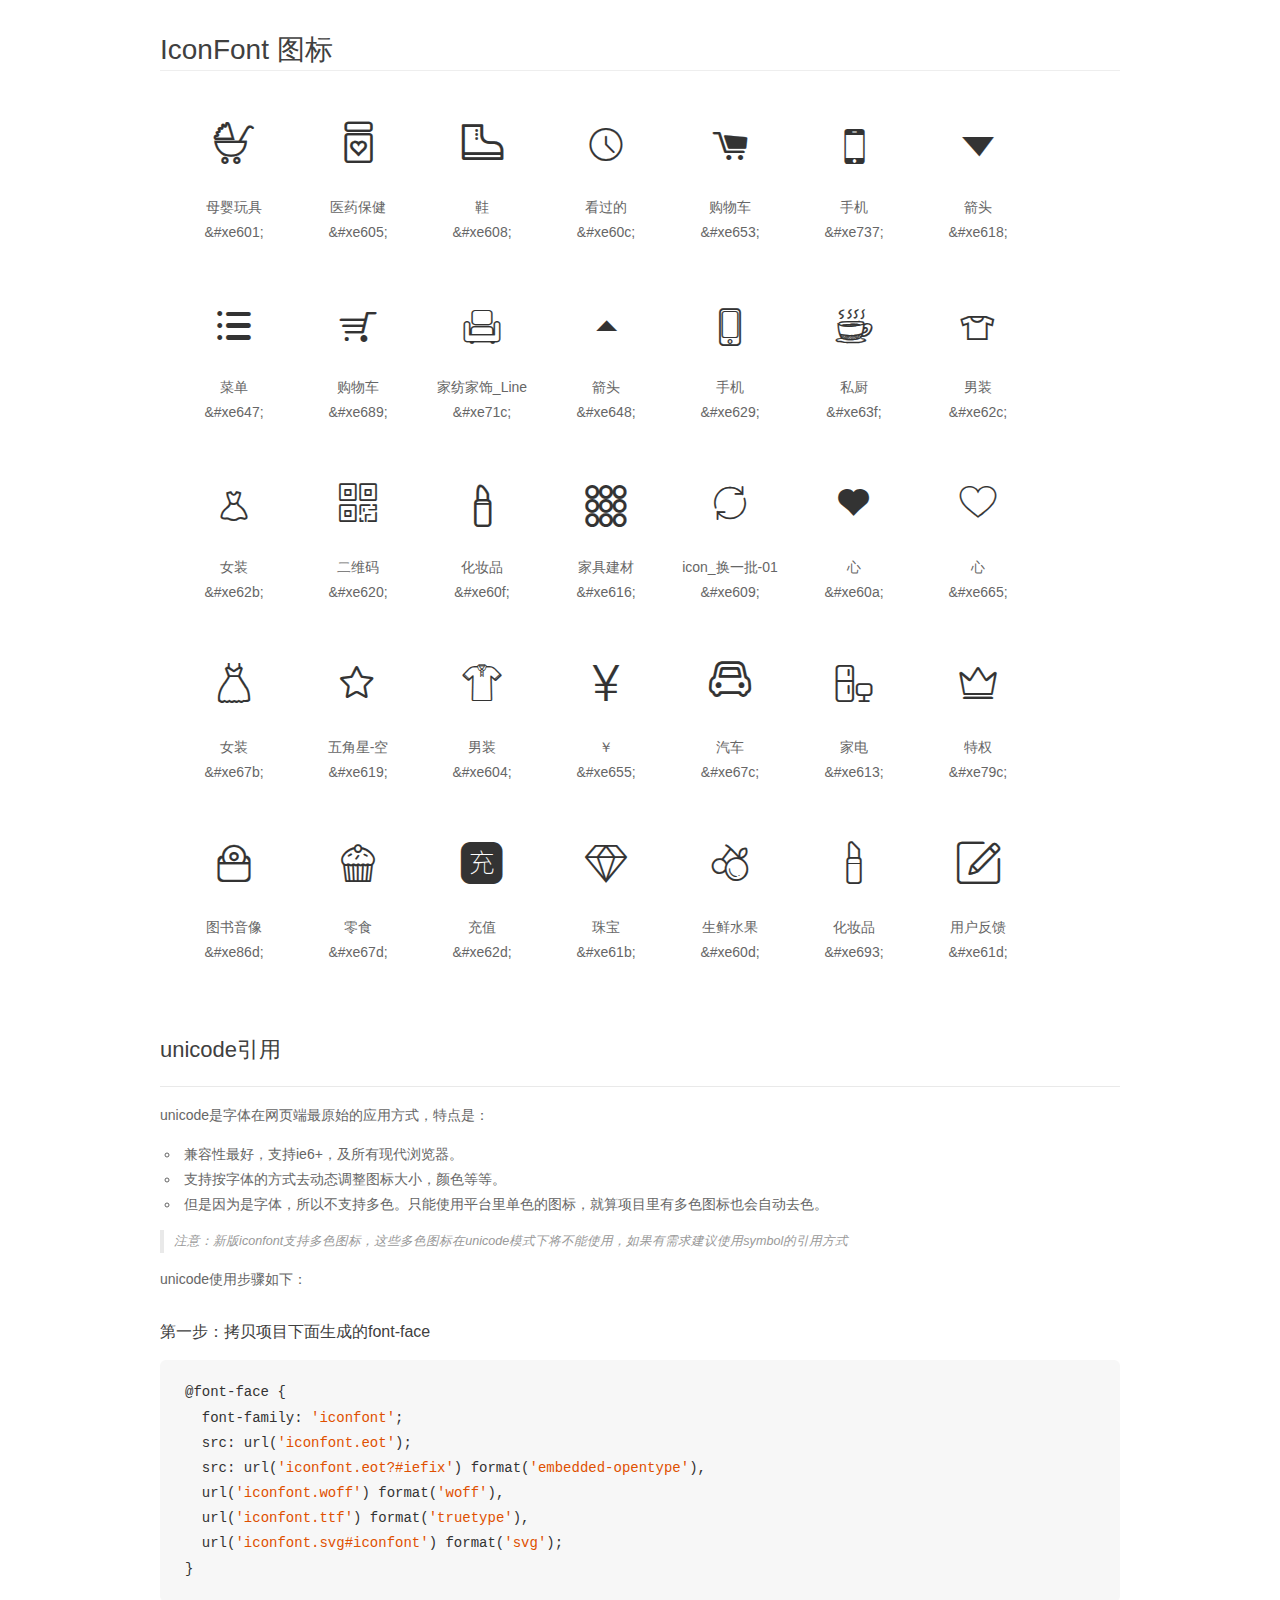
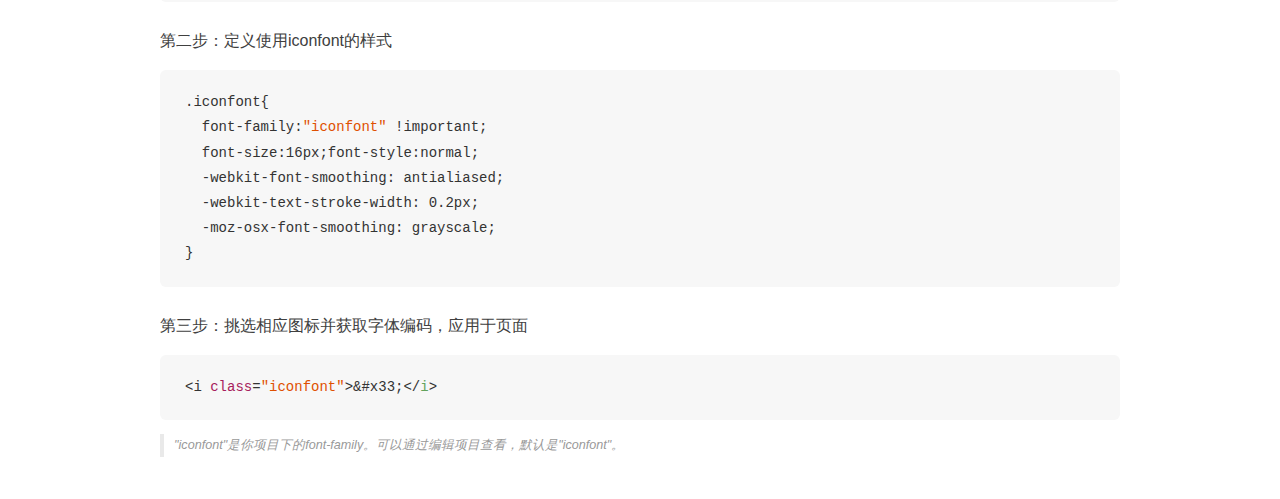
<file: zuo/xiaomi/img/font/demo_unicode.html>
<!DOCTYPE html>
<html>
<head>
    <meta charset="utf-8"/>
    <title>IconFont</title>
    <link rel="stylesheet" href="demo.css">

    <style type="text/css">

        @font-face {font-family: "iconfont";
          src: url('iconfont.eot'); /* IE9*/
          src: url('iconfont.eot#iefix') format('embedded-opentype'), /* IE6-IE8 */
          url('iconfont.woff') format('woff'), /* chrome, firefox */
          url('iconfont.ttf') format('truetype'), /* chrome, firefox, opera, Safari, Android, iOS 4.2+*/
          url('iconfont.svg#iconfont') format('svg'); /* iOS 4.1- */
        }

        .iconfont {
          font-family:"iconfont" !important;
          font-size:16px;
          font-style:normal;
          -webkit-font-smoothing: antialiased;
          -webkit-text-stroke-width: 0.2px;
          -moz-osx-font-smoothing: grayscale;
        }

    </style>
</head>
<body>
    <div class="main markdown">
        <h1>IconFont 图标</h1>
        <ul class="icon_lists clear">
            
                <li>
                <i class="icon iconfont">&#xe601;</i>
                    <div class="name">母婴玩具</div>
                    <div class="code">&amp;#xe601;</div>
                </li>
            
                <li>
                <i class="icon iconfont">&#xe605;</i>
                    <div class="name">医药保健</div>
                    <div class="code">&amp;#xe605;</div>
                </li>
            
                <li>
                <i class="icon iconfont">&#xe608;</i>
                    <div class="name">鞋</div>
                    <div class="code">&amp;#xe608;</div>
                </li>
            
                <li>
                <i class="icon iconfont">&#xe60c;</i>
                    <div class="name">看过的</div>
                    <div class="code">&amp;#xe60c;</div>
                </li>
            
                <li>
                <i class="icon iconfont">&#xe653;</i>
                    <div class="name">购物车</div>
                    <div class="code">&amp;#xe653;</div>
                </li>
            
                <li>
                <i class="icon iconfont">&#xe737;</i>
                    <div class="name">手机</div>
                    <div class="code">&amp;#xe737;</div>
                </li>
            
                <li>
                <i class="icon iconfont">&#xe618;</i>
                    <div class="name">箭头</div>
                    <div class="code">&amp;#xe618;</div>
                </li>
            
                <li>
                <i class="icon iconfont">&#xe647;</i>
                    <div class="name">菜单</div>
                    <div class="code">&amp;#xe647;</div>
                </li>
            
                <li>
                <i class="icon iconfont">&#xe689;</i>
                    <div class="name">购物车</div>
                    <div class="code">&amp;#xe689;</div>
                </li>
            
                <li>
                <i class="icon iconfont">&#xe71c;</i>
                    <div class="name">家纺家饰_Line</div>
                    <div class="code">&amp;#xe71c;</div>
                </li>
            
                <li>
                <i class="icon iconfont">&#xe648;</i>
                    <div class="name">箭头</div>
                    <div class="code">&amp;#xe648;</div>
                </li>
            
                <li>
                <i class="icon iconfont">&#xe629;</i>
                    <div class="name">手机</div>
                    <div class="code">&amp;#xe629;</div>
                </li>
            
                <li>
                <i class="icon iconfont">&#xe63f;</i>
                    <div class="name">私厨</div>
                    <div class="code">&amp;#xe63f;</div>
                </li>
            
                <li>
                <i class="icon iconfont">&#xe62c;</i>
                    <div class="name">男装</div>
                    <div class="code">&amp;#xe62c;</div>
                </li>
            
                <li>
                <i class="icon iconfont">&#xe62b;</i>
                    <div class="name">女装</div>
                    <div class="code">&amp;#xe62b;</div>
                </li>
            
                <li>
                <i class="icon iconfont">&#xe620;</i>
                    <div class="name">二维码</div>
                    <div class="code">&amp;#xe620;</div>
                </li>
            
                <li>
                <i class="icon iconfont">&#xe60f;</i>
                    <div class="name">化妆品</div>
                    <div class="code">&amp;#xe60f;</div>
                </li>
            
                <li>
                <i class="icon iconfont">&#xe616;</i>
                    <div class="name">家具建材</div>
                    <div class="code">&amp;#xe616;</div>
                </li>
            
                <li>
                <i class="icon iconfont">&#xe609;</i>
                    <div class="name">icon_换一批-01</div>
                    <div class="code">&amp;#xe609;</div>
                </li>
            
                <li>
                <i class="icon iconfont">&#xe60a;</i>
                    <div class="name">心</div>
                    <div class="code">&amp;#xe60a;</div>
                </li>
            
                <li>
                <i class="icon iconfont">&#xe665;</i>
                    <div class="name">心</div>
                    <div class="code">&amp;#xe665;</div>
                </li>
            
                <li>
                <i class="icon iconfont">&#xe67b;</i>
                    <div class="name">女装</div>
                    <div class="code">&amp;#xe67b;</div>
                </li>
            
                <li>
                <i class="icon iconfont">&#xe619;</i>
                    <div class="name">五角星-空</div>
                    <div class="code">&amp;#xe619;</div>
                </li>
            
                <li>
                <i class="icon iconfont">&#xe604;</i>
                    <div class="name">男装</div>
                    <div class="code">&amp;#xe604;</div>
                </li>
            
                <li>
                <i class="icon iconfont">&#xe655;</i>
                    <div class="name">￥</div>
                    <div class="code">&amp;#xe655;</div>
                </li>
            
                <li>
                <i class="icon iconfont">&#xe67c;</i>
                    <div class="name">汽车</div>
                    <div class="code">&amp;#xe67c;</div>
                </li>
            
                <li>
                <i class="icon iconfont">&#xe613;</i>
                    <div class="name">家电</div>
                    <div class="code">&amp;#xe613;</div>
                </li>
            
                <li>
                <i class="icon iconfont">&#xe79c;</i>
                    <div class="name">特权</div>
                    <div class="code">&amp;#xe79c;</div>
                </li>
            
                <li>
                <i class="icon iconfont">&#xe86d;</i>
                    <div class="name">图书音像</div>
                    <div class="code">&amp;#xe86d;</div>
                </li>
            
                <li>
                <i class="icon iconfont">&#xe67d;</i>
                    <div class="name">零食</div>
                    <div class="code">&amp;#xe67d;</div>
                </li>
            
                <li>
                <i class="icon iconfont">&#xe62d;</i>
                    <div class="name">充值</div>
                    <div class="code">&amp;#xe62d;</div>
                </li>
            
                <li>
                <i class="icon iconfont">&#xe61b;</i>
                    <div class="name">珠宝</div>
                    <div class="code">&amp;#xe61b;</div>
                </li>
            
                <li>
                <i class="icon iconfont">&#xe60d;</i>
                    <div class="name">生鲜水果</div>
                    <div class="code">&amp;#xe60d;</div>
                </li>
            
                <li>
                <i class="icon iconfont">&#xe693;</i>
                    <div class="name">化妆品</div>
                    <div class="code">&amp;#xe693;</div>
                </li>
            
                <li>
                <i class="icon iconfont">&#xe61d;</i>
                    <div class="name">用户反馈</div>
                    <div class="code">&amp;#xe61d;</div>
                </li>
            
        </ul>
        <h2 id="unicode-">unicode引用</h2>
        <hr>

        <p>unicode是字体在网页端最原始的应用方式，特点是：</p>
        <ul>
        <li>兼容性最好，支持ie6+，及所有现代浏览器。</li>
        <li>支持按字体的方式去动态调整图标大小，颜色等等。</li>
        <li>但是因为是字体，所以不支持多色。只能使用平台里单色的图标，就算项目里有多色图标也会自动去色。</li>
        </ul>
        <blockquote>
        <p>注意：新版iconfont支持多色图标，这些多色图标在unicode模式下将不能使用，如果有需求建议使用symbol的引用方式</p>
        </blockquote>
        <p>unicode使用步骤如下：</p>
        <h3 id="-font-face">第一步：拷贝项目下面生成的font-face</h3>
        <pre><code class="lang-js hljs javascript">@font-face {
  font-family: <span class="hljs-string">'iconfont'</span>;
  src: url(<span class="hljs-string">'iconfont.eot'</span>);
  src: url(<span class="hljs-string">'iconfont.eot?#iefix'</span>) format(<span class="hljs-string">'embedded-opentype'</span>),
  url(<span class="hljs-string">'iconfont.woff'</span>) format(<span class="hljs-string">'woff'</span>),
  url(<span class="hljs-string">'iconfont.ttf'</span>) format(<span class="hljs-string">'truetype'</span>),
  url(<span class="hljs-string">'iconfont.svg#iconfont'</span>) format(<span class="hljs-string">'svg'</span>);
}
</code></pre>
        <h3 id="-iconfont-">第二步：定义使用iconfont的样式</h3>
        <pre><code class="lang-js hljs javascript">.iconfont{
  font-family:<span class="hljs-string">"iconfont"</span> !important;
  font-size:<span class="hljs-number">16</span>px;font-style:normal;
  -webkit-font-smoothing: antialiased;
  -webkit-text-stroke-width: <span class="hljs-number">0.2</span>px;
  -moz-osx-font-smoothing: grayscale;
}
</code></pre>
        <h3 id="-">第三步：挑选相应图标并获取字体编码，应用于页面</h3>
        <pre><code class="lang-js hljs javascript">&lt;i <span class="hljs-class"><span class="hljs-keyword">class</span></span>=<span class="hljs-string">"iconfont"</span>&gt;&amp;#x33;<span class="xml"><span class="hljs-tag">&lt;/<span class="hljs-name">i</span>&gt;</span></span></code></pre>

        <blockquote>
        <p>"iconfont"是你项目下的font-family。可以通过编辑项目查看，默认是"iconfont"。</p>
        </blockquote>
    </div>


</body>
</html>
</file>
<file: zuo/apple/css/min.css>
body,ul,ol,li,p,pre,h1,h2,h3,h4,h5,h6,input,form{
	margin:0;
	padding:0;
	list-style:none;
}
a{
	text-decoration:none;
}
img{
	border:0;
}
body{
	background:#f2f2f2;
}
/*字体*/
@font-face {
  font-family: 'iconfont';
  src: url('../iconfont/iconfont.eot');
  src: url('../iconfont/iconfont.eot?#iefix') format('embedded-opentype'),
  url('../iconfont/iconfont.woff') format('woff'),
  url('../iconfont/iconfont.ttf') format('truetype'),
  url('../iconfont/iconfont.svg#iconfont') format('svg');
}
.banner > .small-screen > .nav1 > a >.iconfont{
  font-family:"iconfont";
  font-size:16px;
  font-style:normal;
  color:#fff;
}
.hidden{
	width: 100%;
	height: 100%;
	overflow: hidden;
}
/*头部*/
.banner{
	width:100%;
	height:420px;
	overflow: hidden;
	overflow: hidden;
}
.banner > .small-screen{
	width:100%;
	height:44px;
	z-index:10000;
	background:rgba(0,0,0,0.8);
}
.banner > .small-screen > .nav1{
	width:100%;
	height:44px;
	margin:0 auto;
	text-align:justify;
}
.banner > .small-screen > .nav1:after{
	content:"";
	width:100%;
	display:inline-block;
}
.banner > .small-screen > .nav1 > a{
	color:#fff;
	display:inline-block;
	padding:0 10px;
	font-size:14px;
	font-weight:normal;
	line-height:44px;
}
.banner > .small-screen > .nav1 > a:first-child{
	height: 40px;
}
.banner > .small-screen > .nav1 > a:first-child >span{
	font-size: 30px;
	font-weight: 100;
	display: block;
	transition: transform .35s;
	line-height: 8px;
}
.banner > .small-screen > .nav1 > a.on >span:first-child{
	transform-origin: 6px 18px;
	transform: rotate(45deg);
	color: rgba(255,255,255,0.7);
}
.banner > .small-screen > .nav1 > a.on >span:last-child{
	transform-origin: -3px 15px;
	transform: rotate(-45deg);
	color: rgba(255,255,255,0.7);
}
.big-screen{
	display:none;
} 
.banner > .small-screen>ul{
	width: 100%;
	height: 100%;
	background-color: #000;
	position: absolute;
	top: 44px;
	left: 0;
	z-index: 3000;
	padding: 0 50px;
	box-sizing: border-box;
	display: none;
}
.banner > .small-screen>ul >li{
	line-height: 44px;
	border-bottom: 1px solid rgba(255,255,255,.2);
	transform: scale(1.2);
	transition: opacity .35s ease-out,transform .35s ease-out;
	opacity: 0; 
}
.banner > .small-screen>ul >li:last-child{
	border-bottom: 1px solid rgba(255,255,255,.5);
}
.banner > .small-screen>ul >li.active{
	opacity: 1;
	transform: none;
}
.banner > .small-screen>ul >li:first-child{
	transition-delay: 200ms;
}
.banner > .small-screen>ul >li:nth-child(2){
	transition-delay: 250ms;
}
.banner > .small-screen>ul >li:nth-child(3){
	transition-delay: 300ms;
}
.banner > .small-screen>ul >li:nth-child(4){
	transition-delay: 350ms;
}
.banner > .small-screen>ul >li:nth-child(5){
	transition-delay: 400ms;
}
.banner > .small-screen>ul >li:nth-child(6){
	transition-delay: 450ms;
}
.banner > .small-screen>ul >li:nth-child(7){
	transition-delay: 500ms;
}
.banner > .small-screen>ul >li>a{
	color: #fff;
}
.banner > .small-screen>ul >li>a:hover{
	color: rgba(255,255,255,.7);
}
.banner > .small-screen>ul >li>a>.iconfont{
	font-family:"iconfont";
  	font-size:20px;
  	font-style:normal;
  	color:#fff;
}
/*banner图片*/
.banner-img{
	width:100%;
	height:100%;
	position:relative;
}
.banner-img > li{
	width:100%;
	height:100%;
	position:absolute;
	left:0;
	top:0;
	display: none;
	text-align: center;
}
.banner-img > li > a{
	width:100%;
	height:100%;
	display:block;
	overflow:hidden;
}
.banner-img > li > a > p:first-child{
	margin:20px auto 0 auto;
	width: 100%;
	color:#000;
	font-size: 25px;
	text-align: center;
}
.banner-img > li > a > p:last-child{
	margin:10px auto 0 auto;
	width: 100%;
	color:#000;
	font-size:35px;
	text-align: center;
}
.banner-img > li:first-child{
	background-color:#fff;
	display: block;
}
.banner-img > li:nth-child(2){
	background-color:#f3f3f3;
}
.banner-img > li:last-child{
	background-color:#cc3341;
}
.banner-img > li:first-child>a{
	background-image:url("../img/3.jpg");
	background-size:auto 70%;
	background-position:center bottom;
	background-repeat:no-repeat;
}
.banner-img > li:nth-child(2)>a{
	background-image:url("../img/2.jpg");
	background-size:auto 100%;
	background-position:center;
	background-repeat:no-repeat;
}
.banner-img > li:last-child>a{
	background-image:url("../img/ban.png");
	background-size:auto 80%;
	background-position: bottom center;
	background-repeat:no-repeat;
}
.zindex{
	z-index: 5;
}
.banner-img > li.now-out{
	display: block;
}
.banner-img > li.now-in{
	display: block;
}
.banner-img > li.next-out{
	display: block;
}
.banner-img > li.next-in{
	display: block;
}
.banner-img > li.now-out>a{
	animation: now-out 1s linear;
}
.banner-img > li.now-in>a{
	animation: now-in 1s linear;
}
.banner-img > li.next-out{
	animation: next-out 1s linear forwards;
}
.banner-img > li.next-in{
	animation: next-in 1s linear;
}
@keyframes now-out{
	0%{
		transform: translateX(0%) scale(1);
	}
	100%{
		transform: translateX(-10%) scale(.8);
	}
}
@keyframes now-in{
	0%{
		transform: translateX(-10%) scale(.8);
	}
	100%{
		transform: translateX(0%) scale(1);
	}
}
@keyframes next-out{
	0%{
		transform: translateX(0%);
	}
	100%{
		transform: translateX(100%);
	}
}
@keyframes next-in{
	0%{
		transform: translateX(100%);
	}
	100%{
		transform: translateX(0%);
	}
}
.arrow{
	width: 100%;
	position: absolute;
	left: 0;
	top: 44px;
	z-index: 1000;	
}
.arrow>.left{
	width: 20%;
	float: left;
	opacity: 0;
}
.arrow>.left>a{
	display: block;
	width: 64px;
	height: 64px;
	border-radius: 50%;
	background-color: rgba(0,0,0,.1);
	float: left;
	line-height: 540px;
	margin-top: 160px;
	line-height: 64px;
	text-align: center;
	font-size: 30px;
	color: rgba(0,0,0,0.3);
}
.arrow>.left:hover{
	opacity: 1;
}
.arrow>.right{
	width: 20%;
	height: 100%;
	float: right;
	opacity: 0;
}
.arrow>.right>a{
	display: block;
	width: 64px;
	height: 64px;
	border-radius: 50%;
	background-color: rgba(0,0,0,.1);
	float: right;
	margin-top: 160px;
	line-height: 64px;
	text-align: center;
	font-size: 30px;
	color: rgba(0,0,0,0.3);
}
.arrow>.right:hover{
	opacity: 1;
}
.circle{
	width: 166px;
	height: 42px;
	display: flex;
	justify-content: space-between;
	position: absolute;
	left: 50%;
	bottom: 210px;
	margin-left: -83px;
	z-index: 2000;
}
.circle>li{
	width: 50px;
	height: 42px;
	cursor: pointer;
}
.circle>li>div{
	width: 100%;
	height: 2px;
	margin: 20px 0;
	background-color: rgba(128,128,128,0.2);
}
.circle>li>div>p{
	width: 0%;
	height: 2px;
	margin: 20px 0;
	background-color: gray;
}
.circle>li>div>p.visible{
	width: 100%;
	height: 2px;
	margin: 20px 0;
	background-color: gray;
}
@keyframes move{
	0%{
		width: 0%;
	}
	100%{
		width: 100%;
	}
}
.circle>li>div>p.active{
	animation: move 2s linear;
}
/*图片列表*/
section[class="promos"]{
	width:100%;
	border-top:2px solid #fff;
}
.promos .promos-img{
	width:100%;
	overflow:hidden;
}
.promos li{
	width:100%;
	height:200px;
}
.promos-img .first{
	width:100%;
	height:200px;
	border-bottom:2px solid #fff;
	box-sizing:border-box;
	background-image:url("../img/one.jpg");
	background-size:cover;
	background-position:center;
	display:block;	
}
.promos-img .second{
	width:100%;
	height:200px;
	border-bottom:2px solid #fff;
	box-sizing:border-box;
	background-image:url("../img/two.jpg");
	background-size:cover;
	background-position:center;
	display:block;	
}
.promos-img .third{
	width:100%;
	height:200px;
	border-bottom:2px solid #fff;
	box-sizing:border-box;
	background-image:url("../img/three.jpg");
	background-size:cover;
	background-position:center;
	display:block;	
}
.promos-img .forth{
	width:100%;
	height:200px;
	border-bottom:2px solid #fff;
	box-sizing:border-box;
	background-image:url("../img/four.jpg");
	background-size:cover;
	background-position:center;
	display:block;		
}
/*说明*/
section[class="state"]{
	padding:0 22px;
}
div[class="text"]{
	width:100%;
	height:auto;
	overflow:hidden;
	padding:17px 0 11px;
	border-bottom:1px solid #d6d6d6;
	box-sizing:border-box;
	margin:0 auto;
}
.text > p{
	font-size:8px;
	color:#888;
	padding-bottom:4px;
}
/*列表*/
.column{
	display: none;
}
.mincolumn{
	width:100%;
	height:auto;
	overflow:hidden;
	margin:0 auto;
	padding:0 16px;
	box-sizing:border-box;
}
.mincolumn  div{
	width:100%;
	height:auto;
	overflow:hidden;
	float:left;
}
.mincolumn  div:first-child h3{
	margin-top:6px;
}
.mincolumn  div h3{
	height:15px;
	margin-bottom:6px;
	padding:10px 0;
	cursor: pointer;
	border-bottom:1px solid #d6d6d6;
}
.mincolumn  div h3.on{
	border-bottom:none;
}
.mincolumn  div h3 span{
	font-size:11px;
	color:#333;
}
.mincolumn  div ul li a{
	font-size:11px;
	color:#333;
	height:15px;
	margin-bottom:6px;
}
.mincolumn  div h3 span:last-child{
	float:right;
	transition: transform .3s;
}
.mincolumn  div h3 span:first-child{
	float:left;
}
.mincolumn  div h3.on span:last-child{
	transform: rotate(45deg);
	font-weight:bolder;
}
.mincolumn  div ul{
	display:none;
	height: auto;
}
.mincolumn  div ul{
	border-bottom:1px solid #d6d6d6;
}
.mincolumn  div ul li a:hover{
	text-decoration:underline;
}
/*底部*/
footer{
	padding:0 22px;
}
div[class="shop"]{
	width:100%;
	height:auto;
	overflow:hidden;
	padding:17px 30px 7px 0;
	border-bottom:1px solid #d6d6d6;
	box-sizing:border-box;
	margin:0 auto;
}
.shop > span{
	font-size:11px;
	color:#888;
	padding-bottom:4px;
}
.shop > a{
	font-size:11px;
	padding-bottom:4px;
	color:#0070c9;
}
.shop > a:hover{
	text-decoration:underline;
}
div[class="local"]{
	width:100%;
	height:auto;
	overflow:hidden;
	padding:3px 0 3px;
	box-sizing:border-box;
	margin:0 auto;
	position:relative;
}
.local  .one{
	font-size:11px;
	color:#888;
	margin-right:30px;
	display:block;
	margin-top:5px;
}
.local .local-nav{
	display:block;
	margin-top:5px;
}
.local .local-nav a{
	font-size:11px;
	color:#555;
	border-right:1px solid #d6d6d6;
	margin-right:10px;
	padding-right:12px;
}
.local .local-nav a:last-child{
	border-right:none;
}
.local .local-nav a:hover{
	text-decoration:underline;
}
.local .bigchina{
	display:none;
}
.local .smallchina{
	width:auto;
	font-size:11px;
	color:#555;
	padding-left:20px;
	background-image:url("../img/cn.png");
	background-repeat:no-repeat;
	background-position:left center;
	display:block;
}
div[class="legal"]{
	width:100%;
	height:auto;
	overflow:hidden;
	padding:3px 0 7px;
	box-sizing:border-box;
	margin:0 auto;
}
.legal > span{
	font-size:11px;
	color:#888;
	padding-bottom:4px;
}
.legal > a{
	font-size:11px;
	padding-bottom:4px;
	color:#888;
}
.legal > a:hover{
	text-decoration:underline;
}
</file>
<file: zuo/apple/css/mid.css>
body,ul,ol,li,p,pre,h1,h2,h3,h4,h5,h6,input,form{
	margin:0;
	padding:0;
	list-style:none;
}
a{
	text-decoration:none;
}
img{
	border:0;
}
body{
	background:#f2f2f2;
}
/*字体*/
@font-face {
  font-family: 'iconfont';
  src: url('../iconfont/iconfont.eot');
  src: url('../iconfont/iconfont.eot?#iefix') format('embedded-opentype'),
  url('../iconfont/iconfont.woff') format('woff'),
  url('../iconfont/iconfont.ttf') format('truetype'),
  url('../iconfont/iconfont.svg#iconfont') format('svg');
}
.banner > .big-screen > .nav > a >.iconfont{
  font-family:"iconfont";
  font-size:16px;
  font-style:normal;
  color:#fff;
}
/*头部*/
.banner{
	width:100%;
	height:500px;
	position:relative;
	overflow: hidden;
}
.banner > .big-screen{
	width:100%;
	height:44px;
	position:absolute;
	left:0;
	top:0;
	z-index:10000;
	background:rgba(0,0,0,0.6);
}
.banner > .big-screen > .nav{
	width:100%;
	height:44px;
	line-height:44px;
	margin:0 auto;
	text-align:justify;
}
.banner > .big-screen > .nav:after{
	content:"";
	width:1000px;
	display:inline-block;
}
.banner > .big-screen > .nav > a{
	color:#fff;
	display:inline-block;
	padding:0 10px;
	font-size:14px;
	font-weight:normal;
}
.small-screen{
	display:none;
} 
/*banner图片*/
.banner-img{
	width:100%;
	height:100%;
	position:relative;
}
.banner-img > li{
	width:100%;
	height:100%;
	position:absolute;
	left:0;
	top:0;
	display: none;
	text-align: center;
}
.banner-img > li > a{
	width:100%;
	height:100%;
	display:block;
	overflow:hidden;
}
.banner-img > li > a > p:first-child{
	margin:50px auto 0 auto;
	width: 100%;
	color:#000;
	font-size: 26px;
	text-align: center;
}
.banner-img > li > a > p:last-child{
	margin:0 auto;
	width: 100%;
	color:#000;
	font-size: 40px;
	text-align: center;
}
.banner-img > li:first-child{
	background-color:#fff;
	display: block;
}
.banner-img > li:nth-child(2){
	background-color:#f3f3f3;
}
.banner-img > li:last-child{
	background-color:#cc3341;
}
.banner-img > li:first-child>a{
	background-image:url("../img/3.jpg");
	background-size:auto 70%;
	background-position:center bottom;
	background-repeat:no-repeat;
}
.banner-img > li:nth-child(2)>a{
	background-image:url("../img/2.jpg");
	background-size:auto 100%;
	background-position:center;
	background-repeat:no-repeat;
}
.banner-img > li:last-child>a{
	background-image:url("../img/ban.png");
	background-size:auto 80%;
	background-position: bottom center;
	background-repeat:no-repeat;
}
.zindex{
	z-index: 5;
}
.banner-img > li.now-out{
	display: block;
}
.banner-img > li.now-in{
	display: block;
}
.banner-img > li.next-out{
	display: block;
}
.banner-img > li.next-in{
	display: block;
}
.banner-img > li.now-out>a{
	animation: now-out 1s linear;
}
.banner-img > li.now-in>a{
	animation: now-in 1s linear;
}
.banner-img > li.next-out{
	animation: next-out 1s linear forwards;
}
.banner-img > li.next-in{
	animation: next-in 1s linear;
}
@keyframes now-out{
	0%{
		transform: translateX(0%) scale(1);
	}
	100%{
		transform: translateX(-10%) scale(.8);
	}
}
@keyframes now-in{
	0%{
		transform: translateX(-10%) scale(.8);
	}
	100%{
		transform: translateX(0%) scale(1);
	}
}
@keyframes next-out{
	0%{
		transform: translateX(0%);
	}
	100%{
		transform: translateX(100%);
	}
}
@keyframes next-in{
	0%{
		transform: translateX(100%);
	}
	100%{
		transform: translateX(0%);
	}
}
.arrow{
	width: 100%;
	position: absolute;
	left: 0;
	top: 0;
	z-index: 1000;	
}
.arrow>.left{
	width: 20%;
	float: left;
	opacity: 0;
}
.arrow>.left>a{
	display: block;
	width: 64px;
	height: 64px;
	border-radius: 50%;
	background-color: rgba(0,0,0,.1);
	float: left;
	margin-top: 240px;
	line-height: 64px;
	text-align: center;
	font-size: 30px;
	color: rgba(0,0,0,0.3);
}
.arrow>.left:hover{
	opacity: 1;
}
.arrow>.right{
	width: 20%;
	height: 100%;
	float: right;
	opacity: 0;
}
.arrow>.right>a{
	display: block;
	width: 64px;
	height: 64px;
	border-radius: 50%;
	background-color: rgba(0,0,0,.1);
	float: right;
	margin-top: 240px;
	line-height: 64px;
	text-align: center;
	font-size: 30px;
	color: rgba(0,0,0,0.3);
}
.arrow>.right:hover{
	opacity: 1;
}
.circle{
	width: 166px;
	height: 42px;
	display: flex;
	justify-content: space-between;
	position: absolute;
	left: 50%;
	bottom: 20px;
	margin-left: -83px;
	z-index: 2000;
}
.circle>li{
	width: 50px;
	height: 42px;
	cursor: pointer;
}
.circle>li>div{
	width: 100%;
	height: 2px;
	margin: 20px 0;
	background-color: rgba(128,128,128,0.2);
}
.circle>li>div>p{
	width: 0%;
	height: 2px;
	margin: 20px 0;
	background-color: gray;
}
.circle>li>div>p.visible{
	width: 100%;
	height: 2px;
	margin: 20px 0;
	background-color: gray;
}
@keyframes move{
	0%{
		width: 0%;
	}
	100%{
		width: 100%;
	}
}
.circle>li>div>p.active{
	animation: move 2s linear;
}

/*图片列表*/
section[class="promos"]{
	width:100%;
	overflow:hidden;
	border-top:2px solid #fff;
}
.promos .promos-img{
	width:100%;
	overflow:hidden;
}
.promos-img .first{
	width:50%;
	height:200px;
	border-right:2px solid #fff;
	box-sizing:border-box;
	background-image:url(../img/one.jpg);
	background-size:cover;
	background-position:center;
	float:left;
	display:block;
	border-bottom:2px solid #fff;	
}
.promos-img .second{
	width:50%;
	height:200px;
	box-sizing:border-box;
	background-image:url(../img/two.jpg);
	background-size:cover;
	background-position:center;
	float:left;
	display:block;
	border-bottom:2px solid #fff;	
}
.promos-img .third{
	width:50%;
	height:200px;
	border-right:2px solid #fff;
	box-sizing:border-box;
	background-image:url(../img/three.jpg);
	background-size:cover;
	background-position:center;
	float:left;
	display:block;
	border-bottom:2px solid #fff;	
}
.promos-img .forth{
	width:50%;
	height:200px;
	box-sizing:border-box;
	background-image:url(../img/four.jpg);
	background-size:cover;
	background-position:center;
	float:left;
	display:block;
	border-bottom:2px solid #fff;	
}
/*说明*/
section[class="state"]{
	padding:0 22px;
}
div[class="text"]{
	width:100%;
	height:auto;
	overflow:hidden;
	padding:17px 0 11px;
	border-bottom:1px solid #d6d6d6;
	box-sizing:border-box;
	margin:0 auto;
}
.text > p{
	font-size:8px;
	color:#888;
	padding-bottom:4px;
}
/*列表*/
.column{
	width:100%;
	height:auto;
	overflow:hidden;
	margin:0 auto;
	padding:0 16px;
	box-sizing:border-box;
}
.column  div{
	width:20%;
	height:auto;
	overflow:hidden;
	float:left;
}
.column  div h3{
	height:15px;
	margin-bottom:6px;
	padding:10px 0;
}
.column  div h3 span{
	font-size:11px;
	color:#333;
}
.column  div ul li a{
	font-size:11px;
	color:#333;
	height:15px;
	margin-bottom:6px;
}
.column  div h3 ~ h3{
	margin-top:24px;
}
.column  div h3 span:last-child{
	display:none;
}
.column  div ul li a:hover{
	text-decoration:underline;
}
.mincolumn{
	display: none;
}
/*底部*/
footer{
	padding:0 22px;
}
div[class="shop"]{
	width:100%;
	height:auto;
	overflow:hidden;
	padding:17px 30px 7px 0;
	border-bottom:1px solid #d6d6d6;
	box-sizing:border-box;
	margin:0 auto;
}
.shop > span{
	font-size:11px;
	color:#888;
	padding-bottom:4px;
}
.shop > a{
	font-size:11px;
	padding-bottom:4px;
	color:#0070c9;
}
.shop > a:hover{
	text-decoration:underline;
}
div[class="local"]{
	width:100%;
	height:auto;
	overflow:hidden;
	padding:3px 0 3px;
	box-sizing:border-box;
	margin:0 auto;
}
.local  .one{
	font-size:11px;
	color:#888;
	margin-right:30px;
}

.local .local-nav a{
	font-size:11px;
	color:#555;
	border-right:1px solid #d6d6d6;
	margin-right:10px;
	padding-right:12px;
}
.local .local-nav a:last-child{
	border-right:none;
}
.local .local-nav a:hover{
	text-decoration:underline;
}
.local .bigchina{
	width:auto;
	font-size:11px;
	color:#555;
	float:right;
	padding-left:20px;
	background-image:url("../img/cn.png");
	background-repeat:no-repeat;
	background-position:left center;
}
.local .smallchina{
	display:none;
}
div[class="legal"]{
	width:100%;
	height:auto;
	overflow:hidden;
	padding:3px 0 7px;
	box-sizing:border-box;
	margin:0 auto;
}
.legal > span{
	font-size:11px;
	color:#888;
	padding-bottom:4px;
}
.legal > a{
	font-size:11px;
	padding-bottom:4px;
	color:#888;
}
.legal > a:hover{
	text-decoration:underline;
}
</file>
<file: zuo/apple/css/max.css>
body,ul,ol,li,p,pre,h1,h2,h3,h4,h5,h6,input,form{
	margin:0;
	padding:0;
	list-style:none;
}
a{
	text-decoration:none;
}
img{
	border:0;
}
body{
	background:#f2f2f2;
	font-family:"苹方"，"微软雅黑";
}
/*字体*/
@font-face {
  font-family: 'iconfont';
  src: url('../iconfont/iconfont.eot');
  src: url('../iconfont/iconfont.eot?#iefix') format('embedded-opentype'),
  url('../iconfont/iconfont.woff') format('woff'),
  url('../iconfont/iconfont.ttf') format('truetype'),
  url('../iconfont/iconfont.svg#iconfont') format('svg');
}
.banner > .big-screen > .nav > a >.iconfont{
  font-family:"iconfont";
  font-size:16px;
  font-style:normal;
  color:#fff;
}
/*头部*/
.banner{
	width:100%;
	height:540px;
	position:relative;
	overflow: hidden;
}
.banner > .big-screen{
	width:100%;
	height:44px;
	position:absolute;
	left:0;
	top:0;
	z-index:10000;
	background:rgba(0,0,0,0.6);
}
.banner > .big-screen > .nav{
	width:1000px;
	height:44px;
	line-height:44px;
	margin:0 auto;
	text-align:justify;
}
.banner > .big-screen > .nav:after{
	content:"";
	width:1000px;
	display:inline-block;
}
.banner > .big-screen > .nav > a{
	color:#fff;
	display:inline-block;
	padding:0 10px;
	font-size:14px;
	font-weight:normal;
}
.small-screen{
	display:none;
} 
/*banner图片*/
.banner-img{
	width:100%;
	height:100%;
	position:relative;
}
.banner-img > li{
	width:100%;
	height:100%;
	position:absolute;
	left:0;
	top:0;
	display: none;
	text-align: center;
}
.banner-img > li > a{
	width:100%;
	height:100%;
    display:block;
    overflow:hidden;
}
.banner-img > li > a > p:first-child{
	margin:50px auto 0 auto;
	width: 100%;
	color:#000;
	font-size: 30px;
	text-align: center;
}
.banner-img > li > a > p:last-child{
	margin:0 auto;
	width: 100%;
	color:#000;
	font-size: 45px;
	text-align: center;
}
.banner-img > li:first-child{
	background-color:#fff;
	display: block;
}
.banner-img > li:nth-child(2){
	background-color:#f3f3f3;
}
.banner-img > li:last-child{
	background-color:#cc3341;
}
.banner-img > li:first-child>a{
	background-image:url("../img/3.jpg");
	background-size:auto 70%;
	background-position:center bottom;
	background-repeat:no-repeat;
}
.banner-img > li:nth-child(2)>a{
	background-image:url("../img/2.jpg");
	background-size:auto 100%;
	background-position:center;
	background-repeat:no-repeat;
}
.banner-img > li:last-child>a{
	background-image:url("../img/ban.png");
	background-size:auto 80%;
	background-position: bottom center;
	background-repeat:no-repeat;
}
.zindex{
	z-index: 5;
}
.banner-img > li.now-out{
	display: block;
}
.banner-img > li.now-in{
	display: block;
}
.banner-img > li.next-out{
	display: block;
}
.banner-img > li.next-in{
	display: block;
}
.banner-img > li.now-out>a{
	animation: now-out 1s linear;
}
.banner-img > li.now-in>a{
	animation: now-in 1s linear;
}
.banner-img > li.next-out{
	animation: next-out 1s linear forwards;
}
.banner-img > li.next-in{
	animation: next-in 1s linear;
}
/*左边出去，缩放*/
@keyframes now-out{
	0%{
		transform: translateX(0%) scale(1);
	}
	100%{
		transform: translateX(-10%) scale(.8);
	}
}
@keyframes now-in{
	0%{
		transform: translateX(-10%) scale(.8);
	}
	100%{
		transform: translateX(0%) scale(1);
	}
}
/*右边出去*/
@keyframes next-out{
	0%{
		transform: translateX(0%);
	}
	100%{
		transform: translateX(100%);
	}
}
/*右边进来*/
@keyframes next-in{
	0%{
		transform: translateX(100%);
	}
	100%{
		transform: translateX(0%);
	}
}
.arrow{
	width: 100%;
	position: absolute;
	left: 0;
	top: 0;
	z-index: 1000;	
}
.arrow>.left{
	width: 20%;
	float: left;
	opacity: 0;
}
.arrow>.left>a{
	display: block;
	width: 64px;
	height: 64px;
	border-radius: 50%;
	background-color: rgba(0,0,0,.1);
	float: left;
	line-height: 540px;
	margin-top: 260px;
	line-height: 64px;
	text-align: center;
	font-size: 30px;
	color: rgba(0,0,0,0.3);
}
.arrow>.left:hover{
	opacity: 1;
}
.arrow>.right{
	width: 20%;
	height: 100%;
	float: right;
	opacity: 0;
}
.arrow>.right>a{
	display: block;
	width: 64px;
	height: 64px;
	border-radius: 50%;
	background-color: rgba(0,0,0,.1);
	float: right;
	margin-top: 260px;
	line-height: 64px;
	text-align: center;
	font-size: 30px;
	color: rgba(0,0,0,0.3);
}
.arrow>.right:hover{
	opacity: 1;
}
.circle{
	width: 166px;
	height: 42px;
	display: flex;
	justify-content: space-between;
	position: absolute;
	left: 50%;
	bottom: 20px;
	margin-left: -83px;
	z-index: 2000;
}
.circle>li{
	width: 50px;
	height: 42px;
	cursor: pointer;
}
.circle>li>div{
	width: 100%;
	height: 2px;
	margin: 20px 0;
	background-color: rgba(128,128,128,0.2);
}
.circle>li>div>p{
	width: 0%;
	height: 2px;
	margin: 20px 0;
	background-color: gray;
}
.circle>li>div>p.visible{
	width: 100%;
	height: 2px;
	margin: 20px 0;
	background-color: gray;
}
@keyframes move{
	0%{
		width: 0%;
	}
	100%{
		width: 100%;
	}
}
.circle>li>div>p.active{
	animation: move 2s linear;
}
/*图片列表*/
section[class="promos"]{
	width:100%;
	height:200px;
	border-top:2px solid #fff;
	border-bottom:2px solid #fff;
}
.promos .promos-img{
	width:100%;
	overflow:hidden;
}
.promos-img .first{
	width:25%;
	height:200px;
	border-right:2px solid #fff;
	box-sizing:border-box;
	background-image:url(../img/one.jpg);
	background-size:cover;
	background-position:center;
	float:left;
	display:block;	
}
.promos-img .second{
	width:25%;
	height:200px;
	border-right:2px solid #fff;
	box-sizing:border-box;
	background-image:url(../img/two.jpg);
	background-size:cover;
	background-position:center;
	float:left;
	display:block;	
}
.promos-img .third{
	width:25%;
	height:200px;
	border-right:2px solid #fff;
	box-sizing:border-box;
	background-image:url(../img/three.jpg);
	background-size:cover;
	background-position:center;
	float:left;
	display:block;	
}
.promos-img .forth{
	width:25%;
	height:200px;
	border-right:none;
	box-sizing:border-box;
	background-image:url(../img/four.jpg);
	background-size:cover;
	background-position:center;
	float:left;
	display:block;	
}
/*说明*/
section[class="state"]{
	padding:0 22px;
}
div[class="text"]{
	width:980px;
	height:auto;
	overflow:hidden;
	padding:17px 0 11px;
	border-bottom:1px solid #d6d6d6;
	box-sizing:border-box;
	margin:0 auto;
}
.text > p{
	font-size:11px;
	color:#888;
	padding-bottom:4px;
}
/*列表*/
.column{
	width:980px;
	height:auto;
	overflow:hidden;
	margin:0 auto;
	padding:0 16px;
	box-sizing:border-box;
}
.column  div{
	width:20%;
	height:auto;
	overflow:hidden;
	float:left;
}
.column  div h3{
	height:15px;
	margin-bottom:6px;
	padding:10px 0;
}
.column  div h3 span{
	font-size:11px;
	color:#333;
}
.column  div ul li a{
	font-size:11px;
	color:#333;
	height:15px;
	margin-bottom:6px;
}
.column  div h3 ~ h3{
	margin-top:24px;
}
.column  div h3 span:last-child{
	display:none;
}
.column  div ul li a:hover{
	text-decoration:underline;
}
.mincolumn{
	display: none;
}
/*底部*/
footer{
	padding:0 22px;
}
div[class="shop"]{
	width:980px;
	height:auto;
	overflow:hidden;
	padding:17px 30px 7px 0;
	border-bottom:1px solid #d6d6d6;
	box-sizing:border-box;
	margin:0 auto;
}
.shop > span{
	font-size:11px;
	color:#888;
	padding-bottom:4px;
}
.shop > a{
	font-size:11px;
	padding-bottom:4px;
	color:#0070c9;
}
.shop > a:hover{
	text-decoration:underline;
}
div[class="local"]{
	width:980px;
	height:auto;
	overflow:hidden;
	padding:3px 0 3px;
	box-sizing:border-box;
	margin:0 auto;
}
.local  .one{
	font-size:11px;
	color:#888;
	margin-right:30px;
}
.local .local-nav a{
	font-size:11px;
	color:#555;
	border-right:1px solid #d6d6d6;
	margin-right:10px;
	padding-right:12px;
}
.local .local-nav a:last-child{
	border-right:none;
}
.local .local-nav a:hover{
	text-decoration:underline;
}
.local .bigchina{
	width:auto;
	font-size:11px;
	color:#555;
	float:right;
	padding-left:20px;
	background-image:url("../img/cn.png");
	background-repeat:no-repeat;
	background-position:left center;
}
.local .smallchina{
	display:none;
}
div[class="legal"]{
	width:980px;
	height:auto;
	overflow:hidden;
	padding:3px 0 7px;
	box-sizing:border-box;
	margin:0 auto;
}
.legal > span{
	font-size:11px;
	color:#888;
	padding-bottom:4px;
}
.legal > a{
	font-size:11px;
	padding-bottom:4px;
	color:#888;
}
.legal > a:hover{
	text-decoration:underline;
}
</file>
<file: zuo/fanke/css/index.css>
*{
	list-style: none;
	box-sizing: border-box;
}

a{
  text-decoration: none;
}
.header{
	width: 100%;
	height: 32px;
	border-bottom: 1px solid #ccc;
	background: #f7f7f7;
}

.header-main{
	width: 1200px;
	height: 100%;
	background: #F7F7F7;
	margin: 0 auto;

}

.header-right{
	width: 438px;
	height: 100%;
	background: #F7F7F7;
	float: right;
}
.header-huanying{
	font-size: 12px;
	color: #808080;
	line-height: 32px;
	float: left ;
}

.header-denlu{
	float: left;
	font-size: 12px;
	color: #808080;
	line-height: 32px;
	margin-left: 20px;
}

.header-fenge{
	float: left;
	font-size: 12px;
	color: #808080;
	line-height: 32px;
	margin-left: 15px;

}

.header-zhuce{
	float: left;
	font-size: 12px;
	color: #808080;
	line-height: 32px;
	margin-left: 15px;


}

.header-laba{
	width: 16px;
	height: 16px;
	float: left;
	background-image: url('../img/1.png');
	margin-top: 8px;
	margin-left: 15px;

}

.header-gonggao{
	float: left;
	font-size: 12px;
	color: #808080;
	line-height: 32px;
	margin-left: 14px;
}

.header-weixin{
	width: 18px;
	height: 18px;
	float: left;
	margin-top: 7px;
	background-image: url('../img/2l.jpg');
	margin-left: 14px;
	position: relative;
	cursor: pointer;
}

.er{
	width: 160px;
	height: 200px;
	border: 1px solid #D1D1D1;
	background: white;
	position: absolute;
	top: 25px;
	left: -141px;
	z-index: 999;
	display: none;
}

.wei{
	width: 140px;
	height: 130px;
	background-image: url('../img/er.jpg');
	background-size: 100%;
	position: absolute;
	top: 10px;
	left: 10px;
}

.zizi{
	width: 100%;
	height: 20px;
	/* background: red; */
	color: black;
	position: absolute;
	top: 145px;
	text-align: center;
	line-height: 20px;
}

.er h3{
	width: 100%;
	height: 30px;
	background: red;
	position: absolute;
	top: 169px;
	text-align: center;
	line-height: 30px;
	color: white;
}

.header-weixin:hover .er{
	display: block;
}

.header-weibo{
	width: 18px;
	height: 18px;
	float: left;
	background-image: url('../img/3l.jpg');
	margin-top: 7px;
	line-height: 32px;
	margin-left: 2px;
	

}

.header-wode{
	float: left;
	font-size: 12px;
	color: #808080;
	line-height: 32px;
	margin-left: 9px;
	
}

.sousuo{
	width: 1200px;
	height: 29px;
	background: white;
	margin: 0 auto;
	margin-top: 28px;
	/* 可以让块元素居中 */
}

.sousuo1{
	width: 1200px;
	height: 29px;
	margin: 0 auto;
	margin-top: 28px;
}

.gw{
	width: 107px;
	height: 29px;
	float: right;
	background: #fff;
	background-image: url('../img/vanclsprite.png');
	background-position: -154px 0px;
	position: relative;
	
}

.gxia{
	width: 211px;
	height: 26px;
	background: white;
	position: absolute;
	top: 28px;
	left: -105px;
	border: 1px solid red;
	text-align: center;
	font-size: 12px;
	line-height: 26px;
	display: none;
}

.ze{
	width: 105px;
	height: 10px;
	background: white;
	position: absolute;
	top: -5px;
	left: 104px;
}

.car{
	line-height: 29px;
	color: white;
	font-size: 11px;
	margin-left: 29px;
}

.gw:hover{
	/* background-position: -154px -30px; */
	border-top: 1px solid red;
	border-left: 1px solid red;
	border-right: 1px solid red;
	background: white;
}

.gw:hover .gxia{
	display: block;
}

.gw:hover .car{
	color: red;
}


.sousuo2{
	width: 309px;
	height: 29px;
	float: right;
}

.sousuo3{
	width: 258px;
	height: 29px;
	float: left;
	border: 1px solid #f2f4f4;
}

.sousuo4{
	width: 47px;
	height: 30px;
	background: #B81B22;
	float: left;
	border: 1px solid #f2f4f4;
}

.remen{
	width: 1200px;
	height: 29px;
	margin: 0 auto;
	background: #FFFFFF;
	
}

.remen1{
	width: 438px;
	height: 100%;
	float: right;
	margin-top: 10px;
	background: #FFFFFF;
}

.remen-1{
	font-size: 12px;	
	height: 12px;
	color: #808080;
	float: left;

}

.remen-2{
	font-size: 12px;
	height: 12px;
	color: #808080;
	float: left;
	margin-left: 13px;

}

.remen-3{
	font-size: 12px;
	height: 12px;
	color: #808080;
	float: left;
	margin-left: 13px;

}

.remen-4{
	font-size: 12px;
	height: 12px;
	color: #808080;
	float: left;
	margin-left: 13px;

}

.remen-5{
	font-size: 12px;
	height: 12px;
	color: #808080;
	float: left;
	margin-left: 13px;

}

.remen-6{
	font-size: 12px;
	height: 12px;
	color: #808080;
	float: left;
	margin-left: 13px;

}

.remen-7{
	font-size: 12px;
	height: 12px;
	color: #808080;
	float: left;
	margin-left: 13px;

}

.remen-8{
	font-size: 12px;
	height: 12px;
	color: #808080;
	float: left;

}

.daohang{
	width: 1200px;
	height: 81px;
	margin: 0 auto;
	background:#FFFFFF;
	position: relative;
}

.daohang-log{
	background-image: url('../img/logo18546.png');
	width: 184px;
	height: 44px;
	float:left;

}


.shouye{
	width: 1016px;
	height: 81px;
	float: right;
	position: absolute;
	top: 0;
	left: 184px;
}

.shouye>ul{
	width: 100%;
	height: 100%;
	padding: 20px 0;
	/* background: pink; */
}

.shouye>ul>li>a{
	color: #897171;
}

.shouye>ul>li>a:hover{
	color: red;
}

.shouye>ul>li{
	width:10%;
    height: 20px;
    border-right: 1px solid #888888;
    float: left;
    text-align: center;
    position: relative;
}

.shouye .sr{
	border-right: 0;
}


.shouye>ul>li>ul{
	width:100%;
    height: 0;
    background: white;
    position: absolute;
    /* left:0; */
    /* top:100%; */
    z-index: 999;
    overflow: hidden;
}

.shouye>ul>li>ul>li{
	padding: 5px 0;
}

.shouye>ul>li>ul>li>a{
	color: #897171;
}


.shouye>ul>li>ul>li>a:hover{
	color: red;
}


.tt{
	width: 100%;
	height: 5px;
	background: red;
}



.banner{
	width: 1200px;
	height: 535px;
	margin: 0 auto;
	background: #EAF0EE;
	position: relative;
}

.dian{
	width: 240px;
	height: 30px;
	/* background: pink; */
	position: absolute;
	left: 0;
	right: 0;
	bottom: 30px;
	margin: auto;
	z-index: 999;
}

.dian li{
	width: 20px;
	height: 20px;
	background: #666;
	border-radius: 50%;
	float: left;
	margin-left: 25px;
}

.dian .active{
    background: red;
}

.imgs{
	width: 100%;
	height: 100%;
}

.imgs li{
	width: 100%;
	height: 100%;
	opacity: 0;
	position: absolute;
	left: 0;
	top: 0;
	transition: opacity 0.3s linear;

}

.imgs .active{
	opacity: 1;
}


.left,.right{
	width: 50px;
    height: 80px;
    background: rgba(0, 0, 0, 0.3);
    position: absolute;
    top: 0;
    bottom: 0;
    margin: auto;
    font-size: 50px;
    text-align: center;
    line-height: 70px;
    color: white;
}

.left{
	left: 0;
}

.right{
	right: 0
}

.chunji{
	width: 1200px;
	height: 133px;
	margin: 0 auto;
	background: #FFFFFF;
}

.chunji1{
	font-size: 17px;
	line-height: 130px;
	text-align: center;
	color: black;
}


.dakuang{
	overflow: hidden;
	width: 1200px;
	/* height: 3600px; */
	margin: 0 auto;
	background:#FFFFFF;
}

.dakuang-tu1{
	width: 390px;
	float: left;
	border: 1px solid #E8E8E8;
	margin-right: 15px;
	margin-bottom: 15px;
}

.tu2{
	margin-right: 0px;
}

.dd{
	margin-bottom: 0px;

}



.hanguo{
	width: 1200px;
	height: 120px;
	margin: 0 auto;
	background:#FFFFFF；
}

.hanguo1{
	width: 1200px;
	height: 583px;
	margin: 0 auto;
	background: #FFFFFF;
}

.hanguo-gou{
	font-size: 17px;
	line-height: 130px;
	text-align: center;
	color: #9A9A9A;
	font-weight: bold;

}

.hanguo1-1{
	width: 285px;
	height: 510px;
	background-color: red;
	float:right;
}

.hanguo1-2{
	width: 288px;
	height: 510px;
	background-color: yellowgreen;
	float:right;
	margin-right: 18px;
}

.hanguo1-3{
	width: 591px;
	height: 515px;
	background-color:black;
	float:left;
	margin-left: 0px;
	margin-top: 0px;
}

.hanguo-tu{
	width: 286px;
	height: 510px;
	float: left;

}

.hanguo-kuan{
	width: 286px;
	height: 73px;
	float: left;	
	border: 1px solid #E8E8E8;
	background-color:#FFFFFF;
}

.hanguo-censan{
	font-size: 12px;
	float: left;
	margin-left: 12px;
	line-height: 73px;
}

.hanguo-jiage{
	font-size: 12px;
	float: left;
	margin-left:  46px;
	line-height: 73px;
	color: greenyellow;
}

.hanguo-tu1{
	width: 289px;
	height: 200px;
	border: 1px solid #E8E8E8;
	float: left;
}

.hanguo-kuan1{
	width: 289px;
	height: 55px;
	float: left;
	border-right: 1px solid #E8E8E8;
	border-left: 1px solid #E8E8E8;
	border-bottom: 1px solid #E8E8E8;
	background-color: #FFFFFF;

}

.hanguo-majia{
	font-size: 12px;
	float: left;
	margin-left: 12px;
	line-height: 55px;
	color: black;
}

.hanguo-jiage1{
	font-size: 12px;
	float: left;
	margin-left:  50px;
	line-height: 55px;
	color: greenyellow;
}

.hanguo-tu2{
	width: 289px;
	height: 255px;
	border: 1px solid #E8E8E8;
	float: left;
}

.hanguo-tu3{
	width: 286px;
	height: 440px;
	float: left;		
}

.hanguo-kuan2{
	width: 289px;
	height: 73px;
	float: left;
	border-right: 1px solid #E8E8E8;
	border-left: 1px solid #E8E8E8;
	border-bottom: 1px solid #E8E8E8;
	background-color: #FFFFFF;
	
}

.hanguo-maosan{
	font-size: 12px;
	float: left;
	margin-left: 12px;
	line-height: 73px;
	color: black;
}

.jiage2{
	font-size: 12px;
	float: left;
	margin-left:  75px;
	line-height: 73px;
	color: greenyellow;
}

.hanguo-kuan3{
	width: 591px;
	height: 70px;
	border: 1px solid #E8E8E8;
	float: left;
	background-color: #FFFFFF;
	margin-top: -5px;

}

.hanguo-maosan1{
	font-size: 12px;
	float: left;
	margin-left: 12px;
	line-height: 73px;
	color: black;
}

.hanguo-jiage3{
	font-size: 12px;
	float: right;
	margin-right: 12px;
	line-height: 73px;
	color: greenyellow;
}


.chaozhi{
	width: 1200px;
	height: 120px;
	margin: 0 auto;
	background: #FFFFFF；
}

.chaozhi-1{
	font-size: 20px;
	line-height: 120px;
	text-align: center;
	color: #9A9A9A;
	font-weight: bold;
}

.chaozhi1{
	width: 1200px;
	height: 583px;
	margin: 0 auto;
	/* background:#EAF0EE;  */

}

.bai{
	width: 1200px;
	height: 48px;
	margin: 0 auto;
	background: white;
}
.guanyu{
	width: 1198px;
	height: 282px;
	border: 1px solid #E0E0E1;
	margin: 0 auto;
	background: #FFFFFF;
}

.wo{
	width: 1118px;
	height: 57px;
	margin: 0 auto;
	background: #F8F8F8;
	margin-top:194px;

}

.guanyu-kuan{
	width: 410px;
	height: 190px;
	background-color: #FFFFFF;
	float: left;
	margin-right: 1px;
	
}
.guanyu-tu1{
	width: 40px;
	height: 40px;
	margin-top: 49px;
	float: left;
	background-color: red;
	margin-left: 206px;
}

.guanyu-zi{
	width: 156px;
	height: 33px;
	float: left;
	background-color: red;
	margin-top: 40px;
	margin-left: 110px;
	line-height: 33px;
	text-align: center;
}



.guanyu-tu2{
	width: 38px;
	height: 38px;
	margin-top: 53px;
	float: left;
	background-color: red;
	margin-left: 274px;
}

.guanyu-zi1{
	width: 192px;
	height: 45px;
	float: left;
	background-color: red;
	margin-top: 27px;
	margin-left: 230px;
}


.guanyu-tu1{
	width: 40px;
	height: 40px;
	margin-top: 49px;
	float: left;
	background-color: white;
	margin-left:170px;

}

.guanyu-zi5{
	width: 156px;
	height: 33px;
	float: left;
	background-color: white;
	margin-top: 33px;
	margin-left: 110px;
	line-height: 33px;
	text-align: center;
}

.zi3{
	margin-top: 0px;
}

.guanyu-tu2{
	width: 99px;
	height: 99px;
	margin-top: 36px;
	float: right;
	background-color: white;
	margin-right: 180px;
}

.guanyu-zi1{
	width: 150px;
	height: 13px;
	float: right;
	background-color: white;
	margin-top: 20px;
	margin-right: 150px;
	text-align: center;
}


.guanyu-kuan1{
	width: 370px;
	height: 190px;
	background-color: #FFFFFF;
	float: left;
	margin-right: 1px;
}

.guanyu-kuan2{
	width: 413px;
	height: 190px;
	background-color: #FFFFFF;
	float: left ;
}

.guanyu-fenge{
	float: left;
	font-size: 12px;
	color: #808080;
	line-height: 138px;
	margin-left: 89px;
}

.guanyu-fan{
	float: left;
	line-height: 57px;
	font-size: 12px;
	color: #808080;
	margin-left: 66px;  
}

.guanyu-fenge{
	float: left;
	font-size: 12px;
	color: #808080;
	line-height: 57px;
	margin-left: 65px;
}
.guanyu-xinshou{
	float: left;
	font-size: 12px;
	color: #808080;
	line-height: 57px;
	margin-left: 66px;
}

.guanyu-peisong{
	float: left;
	font-size: 12px;
	color: #808080;
	line-height: 57px;
	margin-left: 66px;
}

.guanyu-zhifu{
	float: left;
	font-size: 12px;
	color: #808080;
	line-height: 57px;
	margin-left: 66px;
}

.guanyu-shouhou{
	float: left;
	font-size: 12px;
	color: #808080;
	line-height: 57px;
	margin-left: 66px;
}

.guanyu-bangzhu{
	float: left;
	font-size: 12px;
	color: #808080;
	line-height: 57px;
	margin-left: 66px;
}

.banquan{
	width: 1200px;
	height: 160px;
	border-top: 2px solid #CDCCCC;	
	margin: 0 auto;
	background: #FFFFFF;
	margin-top: 25px;

}

.banquan-zi{
	font-size: 12px;
	float: left;
	color: black;
	margin-left: 186px;
	margin-top: 18px;
}

.banquan-zi1{
	font-size: 12px;
	float: left;
	color: blue;
	margin-top: 13px;
	margin-left: 517px;
}

.banquan1{
	width: 1200px;
	height: 71px;
	margin: 0 auto;
	background: #FFFFFF;
	margin-top: 0px;
}

.banquan2{
	width: 728px;
	height: 45px;
	background: white;
	margin-left: 236px;
	margin-bottom: 25px;
	background-image: url('../img/火狐截图_2017-02-20T11-31-29_03.png');

}

.fanhui{
	width: 75px;
	height: 207px;
	/* background-color: red; */
	background-image: url('../img/baywindow.png');
    right: 10px;
	bottom: 50px;
	position: fixed;
}

.fh{
	width: 75px;
	height: 55px;
	/* background: pink; */
	position: fixed;
	bottom: 50px;
	cursor: pointer;
}
</file>
<file: zuo/fanke/css/base.css>
/* 
	可以将任意一个标签选中 
	padding: 0px; */

*{
	margin: 0px;
	padding: 0px;
}

img{
	width: 100%;
	height: 100%
}
</file>
<file: zuo/me/css/index.css>
#page{
    width: 100%;
    height: auto;
    text-align: center;
    background: #23232E;
}

.page1{
    width:90%;
    height:auto;
    /*background: red;*/
    margin: 0 auto;
}

header{
    width:100%;
    height:auto;
    /*background: yellow;*/
    text-align: center;
    padding: 80px 0;
}

.logo{
    width:135px;
    height:135px;
    border-radius: 50%;
    border: 5px solid red;
    margin:0 auto;
    transition: all 0.3s ease;
    position: relative;
}

#imgs{
    width:100%;
    border-radius: 50%;
}


.logo span{
    font-family: 'iconfont';
}

h1{
    font-size: 24px;
}

.xin{
    width:125px;
    height:125px;
    background: rgba(0,0,0,0.2);
    transform: scale(0);
    transition: .5s ease;
    text-align: center;
    line-height: 20px;
    position: absolute;
    top: 0;
    overflow: hidden;
}

.logo:hover .xin{
    transform: scale(1);
    border-radius: 50%;
}

.xin span{
    color: #fff;
    text-align: center;
    line-height: 60px;
}

.xin p{
    color: #fff;
    line-height: 22px;
}


.heading{
    width:100%;
    text-align: center;
    font-size: 35px;
    color: #ffffff;
    font-family: 'segoeuib, Arial, sans-serif';
    font-weight: normal;
    margin: 0 auto;
    margin-bottom: 50px;
}

.sub{
    width:30%;
    height:auto;
    color: white;
    text-align: center;
    margin: 0 auto;
    margin-bottom: 180px;
    font-size: 18px;
    line-height: 30px;

}

.down{
    width:100%;
    height: 80px;
    /*background: red;*/
}

.yuan{
    width:48px;
    height:48px;
    /*background: red;*/
    border: 2px solid white;
    border-radius: 50%;
    margin: 0 auto;
    /*line-height: 100px;*/
    margin-bottom: 20px;
    line-height: 48px;
}

.yuan span{
    font-family: 'iconfont';
    color: white;
    font-size: 28px;
    text-align: center;
}

.yuan span:hover{
    font-size: 35px;
}

.top{
    width:100%;
    height:auto;
}

.button{
    width:100%;
    height:auto;
}

/*.about{*/
    /*!*width:100%;*!*/
    /*height:auto;*/
    /*background-image: url("img/bg-tile.png");*/
    /*!*background: pink;*!*/
/*}*/

.nei{
    width:60%;
    height:100%;
    margin: 0 auto;
    /*padding: 30px 0;*/
}

.conainer{
    width:90%;
    margin: 0 auto;
    font-size: 24px;
    line-height: 50px;
    margin-bottom: 42px;
    padding: 0 20px;
    margin-top: 120px;
}

.conainer h1{
    text-align: center;
}

.shi{
    text-align: center;
    /*background: red;*/
    font-size: 24px;
    color: #464B4F;
}

.zhi{
    width:30%;
    height:300px;
    background: #23232E;
    margin: 0 auto;
    font-size: 22px;
    line-height: 50px;
    margin-top: 40px;
    transition: 0.5s ease;
    position: relative;
    border-radius: 10px;
    overflow: hidden;
}

.shang{
    display: flex;
    justify-content: space-between;
}

.jian{
    width:100%;
    height:auto;
    background: rgba(0,0,0,0.2);
    position: absolute;
    top: 0;
    left: 0;
    bottom: 0;
    right: 0;
    margin: auto;
    /*transform: scale(0);*/
    transition: 0.5s ease;
    border-radius: 50%;
    transform: scale(0)rotate(180deg);
    opacity: 0;
}

.jian1{
    width:300px;
    height:300px;
    background: #F76631;
    position: absolute;
    top: 0;
    left: 0;
    bottom: 0;
    right: 0;
    margin: auto;
    transition: 0.5s ease;
    opacity: 0;
}

.wen .h5{
    font-family: 'iconfont';
    font-size: 66px;
    text-align: center;
    line-height: 300px;
    color: #F76631;
}

.wen .da{
    width:100%;
    height:auto;
    text-align: center;
    line-height: 300px;
    /*position: relative;*/
}

.wen .css3{
    font-family: 'iconfont';
    font-size: 66px;
    color: #1757AC;
}

.wen .js{
    font-family: 'iconfont';
    font-size: 66px;
    color: #F36428;
}

.wen .jqu{
    font-family: 'iconfont';
    font-size: 66px;
    color: #1EA2C9;
}

.wen .ajax{
    font-family: 'iconfont';
    font-size: 66px;
    color: #EBA93E;
}

.wen .php{
    font-family: 'iconfont';
    font-size: 66px;
    color: #558AF0;
}

.jian{
    font-size: 20px;
    line-height: 30px;
    text-align: center;
    padding: 10px 20px;
    z-index: 1;
}

.zhi:hover .jian{
    /*transform: ;*/
    border-radius: 0;
    color: #f5f5f5;
    transform: scale(1)rotate(0deg);
    opacity: 1;
}

.zhi:hover .jian1{
    opacity: 0.5;
}

.jian2{
    width:300px;
    height:300px;
    background: #1757AC;
    position: absolute;
    top: 0;
    left: 0;
    bottom: 0;
    right: 0;
    margin: auto;
    transition: 0.5s ease;
    opacity: 0;
}

.zhi:hover .jian2{
    opacity: 0.5;
}

.jian3{
    width:300px;
    height:300px;
    background: #F36428;
    position: absolute;
    top: 0;
    left: 0;
    bottom: 0;
    right: 0;
    margin: auto;
    transition: 0.5s ease;
    opacity: 0;
}

.zhi:hover .jian3{
    opacity: 0.5;
}


.jian4{
    width:300px;
    height:300px;
    background: #1D9DC3;
    position: absolute;
    top: 0;
    left: 0;
    bottom: 0;
    right: 0;
    margin: auto;
    transition: 0.5s ease;
    opacity: 0;
}

.zhi:hover .jian4{
    opacity: 0.5;
}

.jian5{
    width:300px;
    height:300px;
    background: #EBA93E;
    position: absolute;
    top: 0;
    left: 0;
    bottom: 0;
    right: 0;
    margin: auto;
    transition: 0.5s ease;
    opacity: 0;
}

.zhi:hover .jian5{
    opacity: 0.5;
}

.jian6{
    width:300px;
    height:300px;
    background: #558AF0;
    position: absolute;
    top: 0;
    left: 0;
    bottom: 0;
    right: 0;
    margin: auto;
    transition: 0.5s ease;
    opacity: 0;
}

.zhi:hover .jian6{
    opacity: 0.5;
}

.zi{
    width: 100%;
    height: 100px;
    /*background: red;*/
    /*overflow: hidden;*/
}

.zi1{
    width: 100%;
    height: 100px;
    /*background: red;*/
}

.zi{
    margin-top: 50px;
}

.zi1{
    margin-top: 84px;
}

.xian{
    color: #f5f5f5;
}

.wen1{
    width:30%;
    float: left;
    /*background: pink;*/
    line-height: 40px;
    font-size: 22px;
    color: #f5f5f5;
}

.wen2{
    width:70%;
    float: right;
    /*background: blue;*/
    line-height: 40px;
    font-size: 22px;
    color: #f5f5f5;
}

.conainer h1{
    font-family: segoeuib, Arial, sans-serif;
    font-size: 35px;
    font-weight: normal;
    line-height: 1;
    text-transform: uppercase;
}

.box{
    width:100%;
    height:auto;
}

.box .one{
    color: #979899;
    padding: 0 20px;
}

.box .one h3{
    color: #54595C;
    font-size: 16px;
}

.one1{
    margin-left: -350PX;
    opacity: 0;
}
.one2{
    opacity: 0;
}
.one3{
    opacity: 0;
}

.work{
    width: 100%;
    height:auto;
    background: #23232E;
}

.my-work{
    width:100%;
    height:auto;
}

.xiala{
    width:100%;
    height:auto;
    /*background: red;*/
    margin-top: 20px;
}

.xiala p{
    text-align: center;
    font-size: 16px;
    color: white;
}

.xiala a{
    text-decoration: none;
}

.xia{
    width:100%;
    height:auto;
    /*background: red;*/
}
.xia ul{
    width:100%;
    height:auto;
}

.xia>ul>li{
    width:100%;
    /*background: pink;*/
    text-align: center;
    padding: 10px 0;
}

.xia>ul>li>a{
    display: block;
    width:100%;
    color: #F3F3F4;
}

.my-work h1{
    width:100%;
    /*margin: 0 auto;*/
    text-align: center;
    color: #000;
    font-size: 35px;
    margin-top: 68px;
}

*{
    list-style: none;
}

.bos{
    width:100%;
    height:auto;
    /*background: pink;*/
    margin-top: 30px;
}

.all{
    width: 100%;
    height:auto;
    /*background: red;*/
    margin: 0 auto;
    display: flex;
    text-align: center;
}

.all a{
    display: inline-block;
    width:20%;
    color: #FFFFFF;
    text-decoration: none;
    transition: all 0.3s ease;
}

.all a:hover{
    color: #989898;
}

.web{
    margin-top: 40px;
}

.out{
    width:100%;
    height:auto;
    background: red;
}

.out a{
    display: block;
    width:30%;
    height:auto;
    background: pink;
    justify-content: space-between;
}

.three img{
    width:100%;
}

.bose{
    width:90%;
    height: auto;
    margin:0 auto;
}

.boo{
    margin-top: 80px;
    text-align: center;
    position: relative;
}

.he{
    width:100px;
    height:100px;
    /*background: rgba(0,0,0,0.3);*/
    position: absolute;
    left: 0;
    right: 0;
    top:0;
    bottom: 0;
    margin: auto;
}

.he .bofang{
    font-family: 'iconfont';
    text-align: center;
    line-height: 100px;
    color: #f5f5f5;
    font-size: 50px;
    display: none;
}


.three{
    margin-bottom: 50px;
    overflow: hidden;
}

.three h2{
    font-size: 18px;
    text-align: center;
    color: white;
}

.three p{
    font-size: 14px;
    text-align: center;
    color: #818baa;;
}

.three img{
    transition: transform 0.3s ease;
}

.three:hover .bofang{
    /*transform: scale(1.2);*/
    display: block;
}


.three img:hover{
    /*transform:rotate(30deg);*/
      transform: scale(1.2);
}


.three a{
    overflow: hidden;
    display: block
}

.button{
    height: auto;
    background: #7B77C9;
    font-size: 12px;
    color: white;
    text-align: center;
    line-height: 20px;
    border-radius: 3px;
    display: inline-block;
    padding: 23px 63px;
    margin-top: 40px;
    text-decoration: none;
    opacity:1;
}

.boo a{
    text-decoration: none;
}

.button:hover{
    opacity:0.8;
}


.lianxi{
    width:100%;
    height:auto;
    background: #fff;
}

.ico{
    width:100%;
    height:20px;
    /*background: blue;*/
    height:auto;
}

.ico span{
    display: block;
    font-size: 24px;
    color: #97989C;
    text-align: center;
}

.inner{
    width:100%;
    height:auto;
    background: #DBDBDB;
    padding: 60px 0;
}

.neibu{
    width:60%;
    height:auto;
    background: #DBDBDB;
    margin: 0 auto;
}

.inner p{
    width:100%;
    height:auto;
    font-size: 18px;
    color: #97989C;
    text-align: center;
    margin-top: 50px;
}

.from{
    width:90%;
    height:auto;
    /*background: yellow;*/
    margin: 0 auto;
    display: block;
    /*text-align: center;*/
    position: relative;
}

.kuang{
    width:60%;
    height:auto;
    /*height:300px;*/
    /*background: red;*/
    margin: 0 auto;
    margin-top: 45px;
    display: flex;
    justify-content: center;
}

.kuang1{
    width:60%;
    height:auto;
    /*height:300px;*/
    /*background: red;*/
    margin: 0 auto;
    margin-top: 30px;
    display: flex;
    justify-content: center;
}

.kk{
    width: 338px;
    margin-right: 7px;
    padding: 18px 20px;
    border: none;
    border-radius: 5px;
    outline: none;
}

.yi{
    width:60%;
    height:auto;
    margin: 0 auto;
    margin-top: 30px;
    display: flex;
    justify-content: center;
}

#message{
    outline: none;
    padding: 10px 16px;
}


.submit{
    width:60%;
    height:auto;
    margin: 0 auto;
    margin-top: 30px;
    display: flex;
    justify-content: center;
}

.submit input{
    width:338px;
    background: #FFFFFF;
    border: none;
    color: #7A7A7A;
    font-size: 24px;
    padding: 10px 20px;
    border-radius: 10px;
    margin: 0 auto;
    transition: 0.5s ease;
    outline: none;
}

.inp:hover{
    background: rgba(0,0,0,0.6);
    color: #f5f5f5;
}




#message{
    width: 338px;
    /*margin-right: 7px;*/
    /*padding: 18px 20px;*/
    border: none;
    border-radius: 5px;
    margin: 0 auto;
}

/*.er{*/
    /*width:100px;*/
    /*height:100px;*/
    /*background: url("../liantu.png");*/
    /*background-size: 100%;*/
    /*float: right;*/
    /*position: absolute;*/
    /*top: 20px;*/
    /*right: 346px;*/
/*}*/


/*小于768*/
@media (max-width: 768px){

    .meto{
        display: none;

    }

    .about-me{
        width:80%;
        padding: 80px 0px;
    }

    .right{
        width:100%;
    }

    .right .sed{
        width:100%;
    }

    .contatc{
        width:90%;
    }

    .doe{
        width:55%;
    }


    .sub{
        width:90%;
        margin-bottom: 50px;
    }

    .nei{
        width:90%;
    }
    .conainer{
        width:100%;
        /*font-size: 18px;*/
        line-height: 30px;
    }
    .wen{
        width: 100%;
        background: pink;
        font-size: 18px;
        padding: 0 12px;
    }
    .one>h3,p{
        text-align: center;
    }

    .boo{
        padding: 0;
        margin-top: 0;
    }

    .neibu{
        width:100%;
    }

    .kuang{
        width:90%;
        flex-wrap: wrap;
    }

    .kuang1{
        width:90%;
        flex-wrap: wrap;
    }

    .kk{
        width: 90%;

    }

    .tijiao{
        width: 90%;
        margin-top: 40px;
    }


}

/*大于768*/
@media (min-width:768px) {

}


/*@media (min-width: 992px) {*/

/*}*/
</file>
<file: zuo/tianmao/css/index.css>
.notice{
width: 100%;
height: 80px;
background: #354B3E;
display: block;
}
.notice-box{
width: 990px;
height: 100%;
margin: 0 auto;
}
header{
width: 100%;
height: 33px;
background: #f2f2f2;
border-bottom: 1px solid #e5e5e5;
}
.head-main{
width: 1230px;
height: 32px;
/* background: pink; */
margin: 0 auto;
}
.head-left{
height: 32px;
float: left;
font-size: 12px;
color: #999;
line-height: 32px;
}
.head-right{
height: 32px;
float: right;
font-size: 12px;
color: #999;
line-height: 32px;
}


.my{
	position: relative;
}

.wo{
   width: 85px;
   height: 64px;
   background: white;
   border: 1px solid #DCDCDC;
   position: absolute;
   top: 32px;
   padding: 0 5px;
   display: none;
}

.wo .yi11{
	margin-top: 0px;
}

.wo .yi22{
	margin-top: -12px;
}

.wo span:hover{
   color: #FF0036;
   text-decoration: underline;
}

.woy{
	width: 59px;
	height: 10px;
	background: white;
	position: absolute;
	top: -10px;
	left: 0;
}

.my:hover{
	background: white;
}




.my:hover .wo{
	display: block;
}

.sc{
	position: relative;
}

.sou{
   width: 82px;
   height: 64px;
   background: white;
   border: 1px solid #DCDCDC;
   position: absolute;
   top: 32px;
   padding: 10px;
   display: none;
}
.sou .sou11{
	margin-top: -12px;
}

.sou span:hover{
	color: #FF0036;
	text-decoration: underline;
}

.sc:hover .sou{
	display: block;
}

.souy{
	width: 47px;
	height: 10px;
	background: white;
	position: absolute;
	top: -10px;
	left: 0;
}

.sc:hover{
	background: white;
}

.shou{
	position: relative;
}

.shouji{
	width: 130px;
	height: 150px;
	background: red;
	border: 1px solid #DCDCDC;
	position: absolute;
	top: 32px;
	left: -35px;
	z-index: 999;
	display: none;
}

.shou:hover .shouji{
	display: block;
}

.sj{
	position: relative;
}

.shang{
	width: 130px;
	height: 230px;
	background: white;
	position: absolute;
	top: 32px;
	left: -68px;
	z-index: 999;
	border-bottom: 1px solid #EEEEEE;
	border-left:1px solid #EEEEEE;
	border-right: 1px solid #EEEEEE; 
	display: none;
}

.sy{
	width: 62px;
	height: 10px;
	background: white;
	position: absolute;
	left: 66px;
	top: -10px;
}

.sj:hover .shang{
	display: block;
}

.sj:hover{
	background: white;
}

.shang h3{
	margin-left: 10px;
	font-size: 15px;
	font-family: "微软雅黑";
	color: #000;
}

.shang ul{
	float: left;
	margin-left: 10px;
}

.bang{
	width: 108px;
	height: 50px;
	/* background: red; */
	position: absolute;
	left: 10px;
	bottom: 10px;
	border-top: 0.01rem dashed #AFB2B2;
	border-bottom: 0.01rem dashed #AFB2B2;
}

.bang span{
	float: left;
	margin-left: 10px;
	font-size: 12px;
	margin-top: -10px;
}

.shang ul li:hover{
	color: #FF0036;
	text-decoration: underline;
}

.bang span:hover{
	color: #FF0036;
	text-decoration: underline;
}

.wang{
	position: relative;

}

.wz{
	width: 72px;
	height: 30px;
	/* background: red; */
}

.xiahezi{
	width: 1200px;
	height: 200px;
	background: white;
	z-index: 999;
	position: absolute;
	top: 32px;
	left: -1128px;
	/* 鼠标放上去没反应 */
	/* pointer-events: none; */
	display: none;
}

.xxh{
	width: 72px;
	height: 10px;
	background: white;
	position: absolute;
	right: 0;
	top: -10px;
}

.xxh1{
	width: 280px;
	height: 200px;
	float: left;
	margin-left: 20px;
	/* background: red; */
}

.xxh1 a:hover{
	color: #F57513;
	text-decoration: underline;
}

.xiahezi ul{
	float: left;
	margin-left: 30px;
}

.xiahezi h2{
	color: #F57513;
}

.xiahezi ul li a{
	font-size: 12px;
	color: #424242;
}

.wang:hover .xiahezi{
	display: block;
}

.wang:hover .wz{
	background: white;
}

.xxh1 .hang{
	color: #2263D4;
}

.xxh1 .ping{
	color: #3D3D3D;
}

.xxh1 .zhinan{
	color: #3D3D3D;
}


.head-left .welcome{
margin-left: 0px;
}
.head-left span{
float: left;
margin-left: 19px;
}
.head-left span a:hover{
color: #c40000;
}
.head-right .mytb .jiantou1{
font-size: 5px;
}
.head-right .mytb span,.head-right .guanzhu span{
float: left;
}
.head-right .mytb,.head-right .guanzhu{
float: left;
}
.head-right .mytb .xin-copy{
font-size: 12px;
color: #c40000;
}
.head-right .guanzhu .xin-copy{
font-size: 12px;
color: #c40000;
}
.guanzhu{
margin-left: 16px;
}
.mytb:hover span a{
color: #c40000;
text-decoration: underline;
}
.icon-jiantou1{
display: block;
}
.icon-jiantou0101{
display: none;
}
.mytb:hover .icon-jiantou1{
display: none;
}
.mytb:hover .icon-jiantou0101{
display: block;
}
.guanzhu:hover span a{
color: #c40000;
}
.tb{
margin-left: 16px;
}
.fenge{
margin-left: 10px;
}

.sousuo{
width: 1230px;
height: 130px;
/* background: yellowgreen; */
margin: 0 auto;
}

.sousuo-left{
width: 240px;
height: 100%;
/* background: blue; */
background: url('../img/TB1eREfLVXXXXaHXFXXXXXXXXXX-480-260.png');
background-size: cover;
/* background-position: ; */
float: left;
}

.sousuo-center{
/* width: 620px; */
/* height: 100px; */
overflow: hidden;
/* background: pink; */
margin: 0 auto;
float: left;
padding: 1px 1px;
}

.wai{
width: 625px;
height: 40px;
background: red;
}

.sousuo-top{
width: 100%;
height: 36px;
/* background: orange; */
margin-top: 38px;
/* float: left; */
}

.sousuo-top .right{
	width: 120px;
	height: 36px;
	background: red;
	margin-top: 2px;
	color: white;
	font-size: 20px;
	font-family: "微软雅黑";
	font-weight: bold;
}

.sousuo-bottom{
width: 100%;
height: 22px;
/* background: black; */
}


.shuru{
width: 500px;
height: 36px;
float: left;
color: black;
margin-top: 2px;
margin-left: 2px;
}


.sousuo-bottom a{
font-size: 12px;
color: black;
margin-left: 6px;
}
#hong{
color: red;
}
#tiao{
color: #CCCCCC;
}
.daohang{
width: 100%;
height: 36px;
background: #DD2727;
}
.daohang1{
width: 1230px;
height: 36px;
background: #DD2727;
margin: 0 auto;
}
.daohang1-1{
width: 200px;
height: 36px;
background: #C60A0A;
float: left;
}
.daohang1-2{
width: 1030px;
height: 36px;
/* background: blue; */
float: left;
}
.daohang .fenlei{
font-size: 18px;
/* color: red; */
line-height: 36px;
margin-left: 10px;
}
.zi{
font-size: 12px;
color: white;
font-weight: bold;
}
.daohang1-2{
width: 90px;
height: 36px;
background: #DD2727;
position: relative;
}
.maotou{
width: 30px;
height: 15px;
left: 26px;
top: 0px;
opacity: 0;
position: absolute;
}
.gwc{
font-size: 12px;
color: white;
font-weight: bold;
margin-left: 8px;
}
.chaoshi a{
font-size: 12px;
color: white;
font-weight: bold;
line-height: 36px;
}
.chaoshi1 a{
font-size: 12px;
color: white;
font-weight: bold;
line-height: 36px;
margin-left: 15px;
}

.maotou{
width: 30px;
height: 15px;
left: 26px;
top: 0px;
opacity: 0;
position: absolute;
}
.chaoshi2 a{
font-size: 12px;
color: white;
font-weight: bold;
line-height: 36px;
margin-left: 20px;
}
.daohang1-2:hover .maotou{
animation: donghua .8s ease forwards;
}
@keyframes donghua{
0%{
opacity: 0;
top: 0px;
}

100%{
opacity: 1;
top:-12px;
}
}

.banner{
width: 1230px;
height: 480px;
/* background: orange; */
margin: 0 auto;
position: relative;

}

.banner-left{
width: 200px;
height: 480px;
background: #EDEDED;
float: left;

}

.zizi{
	width: 100%;
	height: 100%;
	background: #EDEDED;
}

.zizi li{
	width: 100%;
	height: 30px;
	padding: 0 10px;
	/* background: yellowgreen; */
}

.zizi li a{
	font-size: 16px;
  color: black;
  padding: 0 5px;
  margin-left: 10px;
  line-height: 30px;

}
.zizi li:hover{
  background: white;
}

.yin{
	width: 800px;
	height: 100%;
    background: white;
	position: absolute;
    top: 0;
    left: 200px;
    z-index: 99;
    display: none;
}

.yin li{
	width: 800px;
	height: 100%;
	background: white;
	position: absolute;
    top: 0;
    left: 0;
    z-index: 999;
    display: none;
    padding: 10px;
}

.yin .active{
	display: block;
} 

.actives{
	display: block;
}

.yi1 .se{
     color: #E6477C;
}

.yi2 .se{
	color: #E6477C;
}

.yi1 a{
	color: #666666;
}

.yi2 a{
	color: #666666;
}


.huang{
	overflow: hidden;
	height: 90px;
	/* background: red; */
	position: relative;
}

.dj{
	width: 135px;
	height: 100%;
	/* background: pink; */
	position: absolute;
	left: 0;
}

.yi1{
	width: 100%;
	height: 40px;
	/* background: red; */
}

.yi2{
	width: 100%;
	height: 40px;
	/* background: red; */
	margin-top: 6px;
}

.xiaji{
	width: 520px;
	height: 90px;
	/* background: orange; */
	position: absolute;
	left: 135px;
	border-bottom: 0.01rem dashed #AFB2B2;
}


.huang h2{
	font-size: 16px;
}

.xiaji a{
	float: left;
	margin-left: 20px;
	line-height: 40px;
}

.huang li{
	color: black;
	font-size: 20px;
}


.banner-right{
width: 1030px;
height: 480px;
background: #E8E8E8;
margin: 0 auto;
float: left;
position: relative;
/* overflow: hidden; */
}

.dian{
	width: 240px;
	height: 30px;
	/* background: pink; */
	position: absolute;
	left: 0;
	right: 0;
	bottom: 20px;
	margin: auto;
	z-index: 999;
}

.dian li{
	width: 20px;
	height: 20px;
	background: #A2A2A2;
	border-radius: 50%;
	float: left;
	margin-left: 35px;
}

.dian .active{
	background: white;
	border: 1px solid #A2A2A2;
}

.imgs-s{
	width: 1030px;
	height: 480px;
}

.imgs-s li{
	width: 100%;
	height: 100%;
	position: absolute;
	top: 0;
	left: 0;
	opacity: 0;
	transition: opacity 0.3s linear;
}


.imgs-s .active{
	opacity: 1;
}

.neirong{
width: 100%;
/* height: 5000px; */
/* overflow: hidden; */
background: #F5F5F5;
padding-top: 50px;
}

.kuang{
 width: 100%;
 height: 436px;
 /* background: yellow; */
 margin-top: 10px;
}

.kuang1{
width: 1230px;
height: 436px;
/* background: pink; */
margin: 0 auto;
}

.kuang-left{
width: 488px;
height: 436px;
/* background: white; */
float: left;
}


.kukang-right{
	width: 731px;
	height: 436px;
	/* background: blue; */
	float: right;
}

.kukang-right ul li{
	width: 121px;
	height: 108px;
	background: orange;	
	float: left;
	position: relative;
}

.tupian{
	width: 121px;
	height: 108px;
	background: white;
	border-right: 1px solid #E5E5E5;
	border-bottom: 1px solid #E5E5E5;
}

.xia{
	width: 121px;
	height: 108px;
	background: black;
	padding: 10px 10px;
	position: absolute;
	top: 0;
	bottom: 0;
	left: 0;
	right: 0;
	margin: auto;
	opacity: 0;
}

.taoxin{
	float: right;
	color: white;
	font-weight: bold;
}

#rs{
	font-size: 12px;
	color: white;
	display: block;
	line-height: 20px;
	margin-top: 25px;
}

.danji{
	width: 80px;
	height: 20px;
	background: red;
	border-radius: 20px 20px;
	margin: 0 auto;
	margin-top: 10px;
}

.danji span{
	font-size: 12px;
	color: white;
	display: block;
	text-align: center;
	line-height: 20px;
}
	
.kukang-right ul li:hover .xia{
	opacity: 0.8;
}

.huanyipi{
	width: 40px;
	height: 40px;
	/* background: white; */
	border-radius: 50%;
	display: block;
	font-size: 30px;
	text-align: center;
	line-height: 40px;
	position: absolute;
	top: 0;
	bottom: 0;
	left: 0;
	right: 0;
	margin: auto;
}

.zz{
	width: 50px;
	height: 50px;
	border-radius: 50%;
	/* background: red; */
	z-index: 999;
	position: absolute;
	top: 0;
	bottom: 0;
	left: 0;
	right: 0;
	margin: auto;
}

.hh{
	position: absolute;
	bottom: -15px;
	color: #999999;
}

.xia1{
	width: 121px;
	height: 108px;
	/* background: red; */
	position: absolute;
	top: 0;
	bottom: 0;
	left: 0;
	right: 0;
	margin: auto;
	/* opacity: 0; */
	transition: all linear .2s;
}

.huanyipi{
	font-size: 35px;
	color: #999999;
}

.tupian:hover .huanyipi{
	color: white;
	transform: rotate(360deg);
	transition: all linear .4s;

}

.tupian:hover .hh{
	color: white;
}

.kukang-right ul li:hover .xia1{
	/* opacity: 0.8; */
	background: red;
}

.chaoliu{
	width: 1230px;
	height: 476px;
	margin: 30px auto 0;
}

.chaoliu-1{
	width: 238px;
	height: 476px;
	margin-right: 10px;
	float: left;
	background-color: #FFFFFF;
	position: relative;
}

.chaoliu-2{
	width: 238px;
	height: 476px;
	margin-right: 10px;
	float: right;
	background-color: #FFFFFF;
	position: relative;
}
.chaoliu-title{
	width: 100%;
	height: 36px;
	font-size: 18px;
	color: #fff;
	line-height: 36px;
	background-color: red;
	text-align: center;
}

.chaoliu-title .nanzhuang-1{
	font-size: 25px;
}

.chaoliu-tu{
	width: 100%;
	height:220px;
	/* background-color: pink; */
	float: left;
	transition: all .5s ease;
}

.chaoliu-tu1{
	width: 100%;
	height: 24px;
	font-size: 22px;
	margin-top: 19px;
	text-align: center;
	color: #000;
	font-weight: bold;
}

.chaoliu-tu2{
	width: 100%;
	height: 14px;
	margin-top: 5px;
	font-size: 14px;
	text-align: center;
	color: #666;
}

.chaoliu-tu3{
	width: 140px;
	height: 140px;
	margin: 9px auto 0;
	border-radius: 50%;
	background-color: #F8F8F8;
}

#chaoliu-tu4{
	width: 135px;
	height: 135px;
}

.chaoliu-tu:hover #chaoliu-tu4{
	transform: translate(5px, 5px)
}

.fenge{
	width: 220px;
	height: 1px;
	background-color: #EEEEEE;
	position: absolute;
	top: 255px;
	left: 0px;
}

.chaoliu-2{
	margin-right: 0;
}

.qiao{
	width: 100%;
	height: 90px;
	/* background: red; */ 
	margin-top: 10px;
	
}

.qiao1{
	width: 1230px;
	height: 90px;
	/* background: red; */
    margin: 0 auto;

}



.meili{
	width: 1230px;
	height: 470px;
	margin: 30px auto 0;
}

.meili-top{
	width: 100%;
	height: 30px;
	/* background-color:red; */
}

.meili-left{
	height: 30px;
	float: left;
}

.tiao{
	width: 5px;
	height: 20px;
	background: #EA5F8D;
	float: left;
}

.mlrs{
	font-size: 18px;
	color: black;
	margin-left: 10px;
	float: left;
}

.yingwen{
	font-size: 14px;
	color: #000;
	margin-left: 10px;
	margin-top: 5px;
	float: left;
}

.meili-right{
	/* width: 630px; */
	overflow: hidden;
	height: 30px;
	float: right;	
	/* background: red; */
	display: block;
	color: black;
	font-size: 12px;
	line-height: 30px;
	padding: 0px 10px;
	
}

.meili-right a{
	display: inline-block;
}

.mlrs{
	height: 20px;
	margin: 5px 10px;
	font-size: 14px;
	line-height: 20px;
	color: #000;
	float:left;
}

.mlrs:hover{
	border-bottom: 1px solid #000;
}

.meili-bottom{
	width: 100%;
	height: 440px;
	/* overflow: hidden; */
	/* background: pink; */
}

.zuo{
	width: 246px;
	height: 440px;
	background: blue;
	float: left;
}

.left-tu{
	width: 246px;
	height: 300px;
	/* background: red; */
}

.left-tu1{
	width: 100%;
	height: 300px;
	/* background: black; */
}

.zuo:hover .left-tu1{
	/* background: black; */
	opacity: 0.5;
	transition: opacity 0.6s ease-out;
	/* background: red; */
}

.ECCO{
	width: 100%;
	height: 30px;
	background: #F5F4FE;
	display: block;
	color: black;
	font-size: 16px;
	text-align: center;
	line-height: 30px;
}



.zuo:hover .ECCO span{
	color: red;
}

.nan{
	width: 246px;
	height: 110px;
	background: #EA5F8D;
}

.nan-1{
	width: 100%;
	font-size: 22px;f
	font-weight: bold;
	text-align: center;
	color: #fff;
	padding: 10px 0;	
}

.nan-2{
	font-size: 18px;
	width: 100%;
	text-align: center;
	color: #fff;
}

.nan-log{
	width: 139px;
	height: 30px;
	/* background: red; */
	margin: 0 auto;
	margin-top: 5px;
}

.you{
	width: 736px;
	height: 440px;
	/* background: red; */
	float: left;
}

.jiake{
	width: 733px;
	height: 440px;
	float: left;
}

.jiake-kuan{
	width: 244px;
	height: 220px;
	float: left;
	background: #fff;
	border-bottom: 1px solid #f5f5f5;
	border-right: 1px solid #f5f5f5;
	transition: all .3s ease;
}

.jiake-zi{
	font-size: 18px;
	color: #000;
	width: 220px; 
	height: 24px;
	line-height: 24px;
	margin-left: 25px;
	margin-top: 25px;
}

.shishang{
	font-size: 14px;
	height: 18px;
	line-height: 18px;
	width: 220px;
	margin-top: 5px;
	margin-left: 25px;
	color: #EA5F8D;
}

.jiake-tu{
	width: 154px;
	height: 154px;
	margin-top: -7px;
	float: right;
}

.jiake-kuan:hover .jiake-tu{
	transform: translateX(-10px);

}

.you-right{
	width: 248px;
	height: 440px;
	background: yellowgreen;
    float: right;
}


.jiake-kuan1{
	width: 248px;
	height: 147px;
	border-bottom: 1px solid #f5f5f5;
	background: #fff;
	float: left;
	transition: all .3s ease;
}

.jiake-tu1{
	width: 100px;
	height: 100px;
	float: right;
	margin-top: -26px;
}

.jiake-kuan1:hover .jiake-tu1{
	transform: translateX(-10px);
}

.max{
	width: 1230px;
	height: 90px;
	margin: 15px auto 0;
}

.boo{
	width: 40px;
	height:360px;
	/* background: black; */
    position: fixed;
    bottom: 50px;
    left: 0;
    box-sizing: border-box;
    display: none;
    z-index: 999;
}

.dh{
	background: red;
	cursor: pointer;
}

.boo li{
	width: 40px;
	height: 40px;
	border: 1px solid black;
	/* background: pink; */
	line-height: 40px;
	font-size: 15px;
	text-align: center;
}

.boo .wz{
	line-height: 20px;
	font-size: 15px;
	text-align: center;
	cursor: pointer;
}

.boo .dingbu{
	background: #ACACAC;
	cursor: pointer;
}


.search{
    width: 100%;
    height:50px;
    background:#DD202C;
    position: fixed;
    left: 0;
    top: -150px;
    z-index: 999;
}

.search1{
	width: 1260px;
	height: 50px;
	background: #E02329;
	margin: 0 auto;
	z-index: 999;
	position: relative;
}

.TM{
	width: 160px;
	height: 50px;
	/* background: black; */
	z-index: 999;
	position: absolute;
	left: 0;
}

.input{
	position: absolute;
	width: 648px;
	height: 30px;
	background: black;
	float: left;
	top: 10px;
	left: 280px;
}

.q{
	position: absolute;
	width: 558px;
	height: 30px;
	background: white;
	left: 0;
/* 	color: #000;
    margin: 0;
    z-index: 2;
    width: 289px;
    height: 20px;
    line-height: 20px;
    padding: 5px 3px 5px 5px;
    outline: 0;
    border: none;
    font-weight: 900; */
}

button{
	position: absolute;
	right: 0;
	top: 0;
    width: 90px;
    height: 30px;
    border: 0;
    font-size: 16px;
    letter-spacing: 4px;
    cursor: pointer;
    color: #fff;
    background: #FF0036;
}



.cai{
	width: 1230px;
	height: 43px;
	margin: 0 auto;
	/* overflow: hidden; */
	margin-top: 20px;
	/* background: red; */
}

.cai-kuan{
	width: 96px;
	/* overflow: hidden; */
	height: 23px;
	/* background: yellow; */
	margin: 0 auto;
	position: relative;
}

.cai-kuan span{
	display: block;
	text-align: center;
	color: #666;
	font-weight: 100;
	font-size: 18px;
	line-height: 20px;
}

#taoxin{
	float: left;
	color: red;
}

.caini-1{
	width: 30px;
	height: 1px;
	background-color: #979797;
	position: absolute;
	top: 8px;
	left: -35px;
}

.caini-2{
	width: 30px;
	height: 1px;
	background-color: #979797;
	position: absolute;
	top: 8px;
	right: -35px;
}

.guan{
	width: 100%;
	/* height: 333px; */
	overflow: hidden;
	/* background: red; */
}

.guan ul{
	width: 1230px;
	height: 333px;
	margin: 0 auto;
	background: #F5F5F5;
}

.guan ul li{
	width: 235px;
	height: 326px;
    /* overflow: hidden;  */
	background: white;
	float: left;
	margin-left: 10px;
	margin-bottom: 7px;
}

.imgs{
	width: 230px;
	height: 230px;
	background: white;
}

.guan span{
	/* width: 208px; */
	overflow: hidden;
	/* height: 35px; */
	display: block;
	font-size: 12px;
	line-height: 20px;
    /* text-align: center; */
    padding: 10px 10px;
}

#manny{
	/* width: 235px; */
	overflow: hidden;
	/* height: 33px; */
	/* background: white; */
	padding: 10px 10px;
	color: red;
	font-size: 16px;
}

.guan ul li:hover{
	border-top: 1px solid red;
	border-bottom: 1px solid red;
	border-left: 1px solid red;
	border-right: 1px solid red;
}

.guan ul li:hover .imgs{
	opacity: 0.5;
	transition: opacity:  .3s ease-out;
}

.xiamao{
	width: 100%;
	height: 60px;
	/* background: yellow; */
	margin-top: 10px;
}

.xiamao-1{
	width: 80px;
	height: 45px;
	background: white;
	margin: 0 auto;
}

.bottum{
	width: 100%;
	border-top: 1px solid #d1d7dc;
	background-color: #fff;
}

.bottum1{
	width: 1190px;
	height: 100px;
	background: url('../img/you.jpg');
	background-repeat: no-repeat;
	margin: 25px auto;
}

.bouutm1 a{
	float: left;
	display: block;
	width: 297px;
	height: 100%;
}

.bouutm-gouwu{
	background-image: url('../img/heimao.png');
	background-repeat: no-repeat;
	background-position: 45px bottom;
	width: 1190px;
	padding-top: 22px;
	height: 190px;
	margin: auto;
	border-top: 1px solid #ededed;
}


.bouutm-gouwu ul{
	width: 100%;
	overflow: hidden;
}

.bouutm-gouwu ul li{
	float: left;
	width: 238px;
	padding-left: 52px;
}

.bouutm-gouwu h2{
	color: #646464;
	font-size: 16px;
	font-weight: 700;
	height: 30px;
	line-height: 30px;
	text-align: left;
}

.bouutm-gouwu p{
	width: 100px;
	height: 20px;
	display: block;
	line-height: 20px;
	color: #8b8b8b;
	font-size: 12px;
}

#erwei{
	width: 105px;
	height: 105px;
}

.weibu{
	width: 100%;
	border-top: 2px solid red;
	background: black;
}

.weibu p{
	width: 1190px;
	margin: 0 auto;
	color: white;
	line-height: 25px;
	padding: 6px 0;
}

.weibu a{
	display: inline-block;
	margin-right: 3px;
	font-size: 12px;
	color: white;
}

.wangluo{
	color: #666;
	width: 1190px;
	margin: 0 auto;
	font-size: 12px;
	line-height: 20px;
}

.wangluo a{
	color: #666;
}

#jinghui{
	width: 20px;
	height: 20px;
	margin-top: 2px;
}

.zhejiang{
	width: 1190px;
	height: 48px;
	/* background: orangered; */
}

.wangluo p{
	color: #666;
	font-weight: 400;
	font-size: 12px;
}


.youtiao{
	height: 100%;
	width: 35px;
	position: fixed;
	right: 0;
	top: 0;
	background: #000;
}

.youtiao a{
	display: block;
}

.youtiao-1{
	width: 35px;
	height: 35px;
	color: #fff;
	text-align: center;
	line-height: 35px;
	position: relative;
	margin: 252px 0 0;
	transition: all .3s linear;

}

.youtiao-2{
	width: 90px;
	height: 35px;
	position: absolute;
	left: 0px;
	top: 0;
	line-height: 35px;
	text-align: center;
	color: #fff;
	background: #494949;
	font-size: 12px;
	opacity: 0;
	box-shadow: 0 0 5px rgba(0, 0, 0, .2)
}


.youtiao-box{
	width: 16px;
	height: 16px;
	text-align: center;
	line-height: 16px;
	position: absolute;
	top: 10px;
	right: -8px;
	color: #494949;
	font-size: 28px;
}

.youtiao-1:hover{
	background: #c40000;
}

.youtiao-1:hover .youtiao-2{
	animation: donghua1.4s linear forwards; 
}

.cen{
	width: 35px;
	height: 100px;
	margin: 8px auto;
	font-size: 12px;
	color: #fff;
	text-align: center;
	line-height: 16px;
	border-top: 1px solid #a9a9a9;
	border-bottom: 1px solid #a9a9a9;
}

.cen span{
	display: block;
	width: 20px;
	margin: 0 auto;
}

.cen-img{
	width: 35px;
	height: 35px;
	background: url('../img/cc1.png');
	background-position: center center
}

.cen:hover{
	background: #c40000;
}

.cen:hover .cen-img{
	background: url('../img/cc.png')
}

.youtiao-3{
	margin: 0 0 8px 0;
}

.youtiao-4{
	position: absolute;
	bottom: 120px;
}

.youtiao-5{
	position: absolute;
	bottom: 60px;

}

.youtiao-6{
	position: absolute;
	bottom: 20px;
}

.youtiao-7{
	width: 155px;
	height: 207px;
	position: absolute;
	left: -154px;
	top: -161px;
	background-image: url('../img/TB1oO5xLVXXXXbnXXXXXXXXXXXX-154-207.png');
	background-size: 100%;
	background-position: center center;
	opacity: 0;
	pointer-events: none;
}

.youtiao-box1{
	position: absolute;
	top: 170px;
	right: -8px;
	width: 16px;
	height: 16px;
	text-align: center;
	line-height: 16px;
	font-size: 28px;
	color: #F4382D;
}

.youtiao-box2{
	width: 100px;
	height: 100px;
	margin: 45px 0 0 27px;
}

.youtiao-box3{
	height: 26px;
	margin-right: 10px;
	padding-left: 10px;
}

.youtiao-5:hover .youtiao-7{
	opacity: 1;
}

@keyframes donghua1{
	0%{
		opacity: 0;
		left: -180px;
	}

	10%{
		opacity: .1;
		left: -170px;
	}

	20%{
		opacity: .2;
		left: -150px;
	}

	30%{
		opacity: .3;
		left: -140px;
	}

	40%{
		opacity: .4;
		left: -130px;
	}

	60%{
		opacity: .6;
		left: -120px;
	}

	80%{
		opacity: .8;
		left: -100px;
	}

	100%{
		opacity: 1;
		left: -90px;
	}
}
.zuobiao{
	width: 35px;
	height: 295px;
	position: fixed;
	left: 0;
	bottom: 50px;
	/* background: red; */
}
.wz li{
	width: 36px;
	height: 36px;
	line-height: 36px;
    text-align: center;
    color: #fff;
    text-decoration: none;
    cursor: pointer;
    margin-top: 1px;
    background-color: #666;
    overflow: hidden;
    font-size: 12px;
}
</file>
<file: zuo/tianmao/css/base.css>
*{
	margin: 0px;
	padding: 0px;
	list-style: none; 
	      /* 清除列表默认样式 */
	outline: none;  
	        /* 轮廓 input */
	box-sizing: border-box;  
	      /* 不用考虑border对盒子大小的影响 */
}


img{
  width: 100%;
  height: 100%;
  border: 0px;
}



a{
	color: #999;
	text-decoration: none; 
	  /* 清除下划线 */
}
</file>
<file: zuo/tianmao/css/iconfont.css>
@font-face {font-family: "iconfont";
  src: url('../iconfont/iconfont.eot?t=1493092180143'); /* IE9*/
  src: url('../iconfont/iconfont.eot?t=1493092180143#iefix') format('embedded-opentype'), /* IE6-IE8 */
  url('../iconfont/iconfont.woff?t=1493092180143') format('woff'), /* chrome, firefox */
  url('../iconfont/iconfont.ttf?t=1493092180143') format('truetype'), /* chrome, firefox, opera, Safari, Android, iOS 4.2+*/
  url('../iconfont/iconfont.svg?t=1493092180143#iconfont') format('svg'); /* iOS 4.1- */
}

.iconfont {
  font-family:"iconfont" !important;
  /* font-size:16px; */
  font-style:normal;
  -webkit-font-smoothing: antialiased;
  -moz-osx-font-smoothing: grayscale;
}

.icon-muyingwanju:before { content: "\e601"; }

.icon-yiyaobaojian:before { content: "\e605"; }

.icon-xie:before { content: "\e608"; }

.icon-kanguode:before { content: "\e60c"; }

.icon-gouwuche:before { content: "\e653"; }

.icon-shouji:before { content: "\e737"; }

.icon-jiantou1:before { content: "\e618"; }

.icon-icon:before { content: "\e647"; }

.icon-gouwuche1:before { content: "\e689"; }

.icon-jiafangjiashiline:before { content: "\e71c"; }

.icon-jiantou0101:before { content: "\e648"; }

.icon-icon031:before { content: "\e629"; }

.icon-sichu:before { content: "\e63f"; }

.icon-nanzhuang:before { content: "\e62c"; }

.icon-nvzhuang:before { content: "\e62b"; }

.icon-iconfonterweima:before { content: "\e620"; }

.icon-huazhuangpin:before { content: "\e60f"; }

.icon-jiajujiancai:before { content: "\e616"; }

.icon-iconhuanyipi01:before { content: "\e609"; }

.icon-xin-copy:before { content: "\e60a"; }

.icon-xin:before { content: "\e665"; }

.icon-nvzhuang1:before { content: "\e67b"; }

.icon-kongwujiaoxing:before { content: "\e619"; }

.icon-nanzhuang01:before { content: "\e604"; }

.icon-anonymous-iconfont:before { content: "\e655"; }

.icon-qiche:before { content: "\e67c"; }

.icon-jiadian:before { content: "\e613"; }

.icon-tequan:before { content: "\e79c"; }

.icon-tushuyinxiang:before { content: "\e86d"; }

.icon-lingshi:before { content: "\e67d"; }

.icon-chongzhi:before { content: "\e62d"; }

.icon-zb:before { content: "\e61b"; }

.icon-shengxianshuiguo:before { content: "\e60d"; }

.icon-huazhuangpin1:before { content: "\e693"; }

.icon-yonghufankui:before { content: "\e61d"; }
</file>
<file: zuo/xiaomi/css/xiaomi.css>
.header{
	width: 100%;
	height: 40px;
	background:black;
}

body{
	background: #F5F5F5;
}

.header-main{
	width: 1226px;
	height: 40px;
	margin: 0 auto;
}

.header-left{
	/* width: 574px; */
	height: 40px;
	/* background: pink; */
	line-height: 40px;
	float: left;
	overflow: hidden;
}

.header-left span{
	border-right: 1px solid #423D39;
	color: #B0B0B0;
	font-size: 12px;
}
.header-left span a{
	color: #b0b0b0;
	padding: 0 6px 0 0;
}

.header-main span a:hover{
	color: white;
}

.header-right{
	/* width: 274px; */
	height: 40px;
	/* background: pink; */
	line-height: 40px;
	margin-right: 0px;
	float: right;
}

.header-right a{
	border-right: 1px solid #423D39;
	color: #B0B0B0;
	font-size: 12px;
	padding: 0px 6px;
}

.daohanggouwuche{
	width: 120px;
	height: 40px;
	background:#424242;
	float: right;
	border-right: 0;
	font-size: 12px;
	color:  #B0B0B0;
	background-image: url('../img/gwc1.png');
	position: relative;
}

.ce{
	width: 280px;
	height: 0;
	background: white;
	border: 1px solid #E0E0E0;
	position: absolute;
	top: 40px;
	left: -160px; 
	z-index: 999;
	overflow: hidden;
	
}

.neizi{
	width: 278px;
	height: 20px;
	/* background: red; */
	position: absolute;
	top: 0;
	left: 0;
	bottom: 0;
	right: 0;
	margin:  auto;
	color: black;
	font-size: 12px;
	text-align: center;
	line-height: 20px;
}

.ze{
	width: 120px;
	height: 10px;
	background: white;
	position: absolute;
	top: -8px;
	left: 159px;
}



.daohanggouwuche:hover{
	background: white;
	color: red;
	background-image: url('../img/gwc2.png');
}
.daohanggouwuche span{
	float: right;
}

.daohang{
	width: 100%;
	height: 100px;
	position: relative;
}

.daohang1{
	width: 1226px;
	height: 100px;
	/* background: green; */
	margin: 0 auto;
	position: relative;
}

.dahezi{
	width: 100%;
	/* height: 200px; */
	overflow: hidden;
	position: absolute;
	background: white;
	top: 138px;
	z-index: 999;
	/* border: 1px solid #666; */

}

.hezi{
	width: 1226px;
	/* height: 100px; */
	/* background:red;	 */
	margin: 0 auto;
	overflow: hidden;
}

.hezi>ul>li{
	width: 15%;
	height: 200px;
	/* background: pink; */
	float: left;
	margin-left: 18px;
	position: relative;
}

.hezi ul{
   display: none;
}

.hezi .active{
	display: block;
}

.xian{
	width: 80px;
	height: 22px;
	border: 1px solid #FF6700;
	position: absolute;
	top: 0;
	left: 0;
	right: 0;
	margin: auto;
	text-align: center;
	line-height: 22px;
	color: #FF6700;

}

.mitu{
	width: 200px;
	height: 100px;
	/* background: red; */
	border-right: 1px solid #E0E0E0;
	position: absolute;
    top: 0;
    left: -10px;
    bottom: 20px;
    right: 0;
    margin: auto;
}

.mitu2{
	width: 200px;
	height: 100px;
	/* background: red; */
	position: absolute;
    top: 0;
    left: -10px;
    bottom: 20px;
    right: 0;
    margin: auto;
}

.mitu1{
   width: 150px;
   height: 100px;
   position: absolute;
   top: 0;
   left: 0;
   bottom: 20px;
   right: 0;
   margin: auto;
}

.liu{
	width: 100%;
	height: 20px;
	/* background: orange; */
	position: absolute;
	bottom: 36px;
	text-align: center;
	line-height: 20px;
	font-size: 16px;
	color: #000;
}

.yuanqi{
   	width: 100%;
	height: 20px;
	/* background: orange; */
	position: absolute;
	bottom: 10px;
	text-align: center;
	line-height: 20px;
	font-size: 18px;
	color: #FF6700;
}

.logo{
	width: 55px;
	height: 55px;
	background: white;
	margin-top: 22px;
	float: left;
}


.daohangyangji{
	width: 179px;
	height: 100px;
	/* background: pink; */
	float: left;
	margin-right: 9px;
}


.daohangwenzi{
	position: absolute;
	width: 630px;
	height: 60px;
	/* background: red; */
	margin-top: 25px;
	left: 300px;
}

.hehe{
	width: 468px;
	height: 60px;
	/* background: pink; */
	position: absolute;
	top: 1px;
}

.qiyu{
	width: 130px;
	height: 60px;
	/* background: orange; */
	position: absolute;
	right: 55px;
}

.daohangwenzi li{
	line-height: 60px;
	margin-right: 20px; 
	float: left;
	text-align: center;
	font-size: 1px;
	color: #543333;
}

.daohangwenzi li a{
	color: #333333;
}

.daohangwenzi .active a{
	color: red;
}

.daohangsousuo{
	width: 296px;
	height: 50px;
	/* background: pink; */
	float: right;
	margin-top: 25px;
	position: relative;
}

.daohangsousuo input value{
	width: 70px;
	height: 19px;
	background: red;
	position: absolute;
	left: 20px;
}

.sousuowenzi{
	width: 245px;
	height: 50px;
	float: left;
	margin-right: 0;
	border: 1px solid #E0E0E0;
	position: relative;
}

.jiuhao{
	height: 20px;
	background-color:#ccc;
	position: absolute;
	top: 16px;
	margin: auto;
	left:50px;
	padding: 0 5px;
	line-height: 18px;
	font-size: 12px;
}

.xm{
	height: 20px;
	background-color:#ccc;
	position: absolute;
	top: 16px;
	margin: auto;
	left:145px;
	padding: 0 5px;
	line-height: 18px;
	font-size: 12px;
	
}

.jiuhao a{
	color: #877575;
}

.xm a{
	color: #877575;
}

.jiuhao:hover{
	background: #FF6700;
}

.xm:hover{
	background: #FF6700;
}

.jiuhao a:hover{
	color: white;
}

.xm a:hover{
	color: white;
}

.sousuobiaozhi{
	width: 50px;
	height: 50px;
	float: left;
	border: 1px solid #E0E0E0;
	border-left: 0px; 
	background-image: url('../img/search.png');
}

.sousuobiaozhi:hover{
	width: 50px;
	height: 50px;
	float: left;
	border: 1px solid #E0E0E0;
	border-left: 0px; 
	background-image: url('../img/search1.png');
}

.daohangsousuo:hover .sousuowenzi{
   border-top: 1px solid #838181;
   border-left: 1px solid #838181;
   border-bottom: 1px solid #838181;
}

.daohangsousuo:hover .sousuobiaozhi{
   border: 1px solid #838181;
}

.bannertop{
	width: 1226px;
	height: 460px;
	margin: 0 auto;
	position: relative;	
}

.bannerleft{
	width:234px;
	height: 460px;
	background: #191B1F;
	float: left;

}

.zizi{
	width: 100%;
	height: 100%;
	/* background: yellow; */
	margin-top: 20px;
}

.zizi li{
	width: 100%;
	height: 42px;
	/* background: black; */
}

.zizi li span{
  /* color: black; */
  padding: 0 10px;
  margin-left: 10px;
  line-height: 42px;

}

.yin{
	width: 992px;
	height: 100%;
	overflow: hidden;
	padding: 0 10px;
	/* background: white; */
	position: absolute;
	top: 0;
	left: 234px;
	z-index: 999;
	display: none;
}

.yin1-1{
	width: 260px;
	height: 460px;
	background: white;
	/* display: none; */
}

.yin2-2{
	width: 260px;
	height: 460px;
	background: white;
	position: absolute;
    top: 0;
    left: 265px;
    /* display: none; */
}

.yin3-3{
	width: 220px;
	height: 460px;
	background: white;
	position: absolute;
    top: 0;
    right: 265px;
}

.yin4-4{
	width: 230px;
	height: 460px;
	background: white;
	position: absolute;
    top: 0;
    right: 0;
}

.yin1{
	width: 992px;
	height: 100%;
	overflow: hidden;
	padding: 0 10px;
	background: white;
	position: absolute;
	top: 0;
	left: 0;
	z-index: 999;
}


.yin2{
	width: 575px;
	height: 100%;
	overflow: hidden;
	padding: 0 10px;
	background: white;
	position: absolute;
	top: 0;
	left: 0;
	z-index: 999;
}

.yin3{
	width: 992px;
	height: 100%;
	overflow: hidden;
	padding: 0 10px;
	background: white;
	position: absolute;
	top: 0;
	left: 0;
	z-index: 999;
}

.yin4{
	width: 992px;
	height: 100%;
	overflow: hidden;
	padding: 0 10px;
	background: white;
	position: absolute;
	top: 0;
	left: 0;
	z-index: 999;
}

.yin5{
	width: 575px;
	height: 100%;
	overflow: hidden;
	padding: 0 10px;
	background: white;
	position: absolute;
	top: 0;
	left: 0;
	z-index: 999;
}


.yin>.on{
	display: none;
}

.yin>.on.active{
	display: block;
}

.actives{
	display: block;
}

.mm{
	width: 235px;
	height: 77px;/* 
	background: red; */
	padding: 20px 0px;
	position: relative;
	float: left;
	margin-left: 10px;
	cursor: pointer;
}

.kk{
	overflow: hidden;
	height: 40px;
	/* background: orange; */
}

.imges{
	width: 40px;
	height: 40px;
	float: left;
}

.kk span{
	float: left;
	/* color: black; */
	text-align: center;
	line-height: 40px;
	margin-left: 10px;
	font-size: 16px;
}

.kk:hover span{
	color: orange;
}

.xg{
	width: 60px;
    height: 30px;
    border: 1px solid #FF6700;
    position: absolute;
	top: 28px;
	right: 20px;
	text-align: center;
	line-height: 30px;
	color:#FF6700;
} 

.xg:hover{
    background:#FF6700; 
    color: white;
}


.wenzi{
	float: left;
	color: white;
	line-height: 42px;
	margin-left: 15px;
	font-size: 14px;
}

.jiantou{
	float: right;
	color: white;
	line-height: 42px;
	margin-right: 15px;
}

.zizi li:hover{
	background: orange;

}

.bannerright{
	width:992px;
	height: 460px;
	/* background: yellow; */
	float: left;
	position: relative;
	/* display: none; */
}

.dian{
	width: 100px;
	height: 10px;
	/* background: pink; */
	position: absolute;
	right: 30px;
	bottom: 20px;
	margin: auto;
	z-index: 999;
}

.dian ul li{
	width: 10px;
	height: 10px;
	background: black;
	border-radius: 50%;
	float: left;
	margin-left: 10px;
}

.dian .active{
	background: white;
}

.imgs{
	width: 100%;
	height: 100%;
}

.imgs ul{
	width: 100%;
	height: 100%;
}

.imgs ul li{
	width: 100%;
	height: 100%;
	position: absolute;
	top: 0;
	left: 0;
	/* display: none; */
	opacity: 0;
	transition: opacity 0.5s linear;	
} 


.imgs .active{
	/* display: block; */
	opacity: 1;
}

.bannerjtleft{
	width: 40px;
	height: 69px;
	/* background: black; */
	position: absolute;
	left: 0;
	top: 0;
	bottom: 0;
	margin: auto;
	opacity: 0.8;
}

.bannerjtleft:hover{
	background: black;
	opacity: 0.5;
}

.bannerjtright{
	width: 40px;
	height: 69px;
	/* background: black; */
	position: absolute;
	right: 0;
	top: 0;
	bottom: 0;
	margin: auto;
	opacity: 0.8;
}

.bannerjtright:hover{
	background:black; 
	opacity: 0.5;
}

.bannerbottom{
	width: 1226px;
	height: 170px;
	/* background: orange; */
	margin: 0 auto;
	margin-top: 14px;
	transition: all .8s ease 0.5s;
}

.bannerbottom1{
	width: 234px;
	height: 170px;
	background: gray;
	margin-right: 14px;
	float: left;
	background-image: url('../img/tuijianback.png');
}

.bannerbottom11{
	width: 78px;
	height: 85px;
	/* background: pink; */
	float: left;
	position: relative;
}

.bannerbottom11 img{
	width: 26px;
	height: 26px;
	position: absolute;
	top: 19px;
	left: 0;
	right: 0;
	margin: auto;
	opacity: 0.5;
}

.bannerbottom11 span{
	color: white;
	font-size: 12px;
	position: absolute;
	top: 52px;
	left: 16px;
	opacity: 0.5;
}

.bannerbottom11:hover span,.bannerbottom11:hover img{
	opacity: 1;
}

.bannerbottom2{
	width: 316px;
	height: 170px;
	/* background: gray; */
	float: left;
	margin-right: 14px;
}

.bannerbottom3{
	width: 316px;
	height: 170px;
	/* background: gray; */
	float: left;
	margin-right: 0px;
	
}

.bannerbottom2 :hover,.bannerbottom3 :hover{
	box-shadow: 0px 13px 30px gray;
	transition: all 0.8s ease 0.5s;/* (这里的过度加到父元素上没用，加到hover上才出来效果) */
}


.mingxingdanpin{
	width: 1226px;
	height: 84px;
	/* background: blue; */
	margin: 0 auto;
	position: relative;
}

.jiantou1,.jiantou2{

}

.xiaomimingxing{
	font-size: 22px;
	position: absolute;
	top: 44px;
	position: absolute;
	float:left;
}

.mxdpjiantou{
	position: absolute;
	top: 51px;
	right: 0;
	float: left;
	height: 24px;
	/* width: 68px; */
}

.jtleft{
	width: 36px;
	height: 24px;
	border: 1px solid #E0E0E0;
	float: left;
	background-image: url('../img/btnLegt.png');
}

.jtright{
	width: 36px;
	height: 24px;
	border: 1px solid #E0E0E0;
	float: left;
	background-image: url('../img/btnRight.png');
}

.jtleft:hover{
	background-image: url('../img/btnLegt1.png');
}

.jtright:hover{
	background-image: url('../img/btnRight1.png');
}

.jtleft1{
	width: 36px;
	height: 24px;
	border: 1px solid #E0E0E0;
	float: left;
	background-image: url('../img/btnLegt.png');
}

.jtright1{
	width: 36px;
	height: 24px;
	border: 1px solid #E0E0E0;
	float: left;
	background-image: url('../img/btnRight.png');
}

.jtleft1:hover{
	background-image: url('../img/btnLegt1.png');
}

.jtright1:hover{
	background-image: url('../img/btnRight1.png');
}

.danpintupian{
	width: 1226px;
	height: 340px;
	/* background: blue; */
	margin: 0 auto;
	position: relative;
	top: 10px;
	overflow: hidden;
}

.dada{
	width: 2452px;
	height: 340px;
	/* background: red; */
	z-index: 999;
	/* overflow: hidden; */
	position: relative;
}

.da{
	width: 1226px;
	height: 340px;
	float: left;
	/* position: absolute; */
}

.danpintu{
	width: 234px;
	height: 100%;
	background: #FAFAFA;
	margin-left: 0px;
	float: left;
	border-top: 1px solid #FFAC13;
	position: relative;	
}

.danpintu1{
	width: 234px;
	height: 100%;
	background: #FAFAFA;
	margin-left: 12px;
	float: left;
	border-top: 1px solid #83C44E;
	position: relative;
}

.danpintu2{
	width: 234px;
	height: 100%;
	background: #FAFAFA;
	margin-left: 12px;
	float: left;
	border-top: 1px solid #2196F3;
	position: relative;
}

.danpintu3{
	width: 234px;
	height: 100%;
	background: #FAFAFA;
	margin-left: 12px;
	float: left;
	border-top: 1px solid #E53935;
	position: relative;
}

.danpintu4{
	width: 234px;
	height: 100%;
	background: #FAFAFA;
	float: right;
	margin-right: 12px;
	border-top: 1px solid #00C0A5;
	position: relative;
}



h3{
	width: 100%;
	height: 21px;
	/* background: red; */
	font-size: 20px;
	color: #212121;
	text-align: center;
	line-height: 21px;
	position: absolute;
	top: 195px;
}

p{
	width: 100%;
	height: 20px;
    text-align: center;
    line-height: 20px;
    color: #B0B0B0;
    font-size: 16px;
	position: absolute;
	top: 235px;
}

h5{
	width: 100%;
	height: 21px;
	/* background: #FF6709; */
	font-size: 16px;
	color: #FF6709;
	text-align: center;
	position: absolute;
	top: 275px;
}

.T2{
	width: 160px;
	height: 160px;
	top: 30px;
	left: 0;
	right: 0;
	margin:auto;
	position: absolute;
}


.dabeijing{
	width: 100%;
	height: 100%;
	background: #F5F5F5;
	margin-top: 41px;
	/* overflow: hidden; */
}

.zhinengyingjian{
	width: 1226px;
	height: 117px;
	margin: 0 auto;
	/* background: pink; */
	position: relative;
}

.yingjian{
	font-size: 22px;
	position: absolute;
	top: 77px;
}

.yingjianright{
	height: 18px;
	position: absolute; 
	/* background: yellow; */
	top: 80px;
	right: 0px;
}

.yingjianright span a{
	color: black;
}

.anniu{
	height: 18px;
	width: 18px;
	float: right;
	background-image: url('../img/more1.png');
}

.yingjianright:hover span a{
	color: red;
}

.yingjianright:hover .anniu{
	background-image: url('../img/more2.png');
}

.yingjiantu{
	width: 1226px;
	height: 614px;
	/* background: green; */
	margin: 0 auto;
}

.yingjiantuleft{
	width: 234px;
	height: 614px;
	/* background: yellow; */
	margin-right: 14px;
	float: left;
	transition: all 0.8s ease;
}

.yingjiantuleft:hover{
	box-shadow: 2px 2px 14px gray;
	transform: translate(0,-10px)
}

.yingjianturight{
	width: 978px;
	height: 614px;
	/* background: yellow; */
	float: left;
}

.yingjianturighttop{
	width: 978px;
	height: 300px;
	/* background: orange; */
	margin-bottom: 14px;
}

.yingjianturightbottom{
	width: 978px;
	height: 300px;
	/* background: orange; */
	margin-bottom: 14px;
}

.yingjianturighttop1{
	width: 234px;
	height: 300px;
	background: white;
	float: left;
	margin-right: 14px;
	transition: all 0.8s ease;
	position: relative;
	overflow: hidden;
	margin-top: 8px;
}

.T1{
	width: 150px;
	height: 150px;
	position:absolute;
	top: 30px;
	left: 0;
	right: 0;
	margin: auto;
}

.yingjianturighttop2{
	width: 234px;
	height: 300px;
	background: white;
	float: left;
	transition: all 0.8s ease;
	position: relative;
	overflow: hidden;
	margin-top: 8px;
}

.yingjianturighttop1:hover{
	box-shadow: 2px 2px 14px gray;
	transform: translate(0,-10px)
}

.yingjianturighttop2:hover{
	box-shadow: 2px 2px 14px gray;
	transform: translate(0,-10px)
}

.tupianwenzi{
	color: #2a2e36;
	font-size: 14px;
	text-align: center;
	position: absolute;
	top: 203px;
	left: 0;
	right: 0;
	margin: auto;
}

.gongneng{
	color: gray;
	font-size: 12px;
	text-align: center;
	position: absolute;
	top: 224px;
	left: 0;
	right: 0;
	margin: auto;
}

.jiage{
	color: red;
	font-size: 14px;
	text-align: center;
	position: absolute;
	top: 254px;
	left: 0;
	right: 0;
	margin: auto;
}

.big{
	overflow: hidden;
}

.dapei{
	width: 1226px;
	height: 80px;
	margin: 0 auto;
	/* background: pink; */
	margin-top: 20px;
}

.dapeiwenzi{
	color: black;
	font-size: 22px;
    line-height: 80px;
    float: left;
}

.dapeiright{
	width: 300px;
	/* overflow: hidden; */
	height: 30px;
	color: black;
    float: right;
    margin-top: 30px;
	/* background: green; */
	font-size: 16px;
}

.kuang{
	width: 100%;
	height: 100%;
	/* background:blue; */
}


.dapeiright a{
	margin-left: 16px;
	float: left;
}

.dapeiright a:hover{
	color: red;
	padding-bottom: 6px;
	border-bottom: 2px solid red;
}

.dapeitupian{
	width: 1226px;
	height: 614px;
	/* background: green; */
	margin: 0 auto;
	position: relative;
}

.zhong{
	width: 234px;
	height: 614px;
	/* background: yellow; */
}

.zhong1{
	width: 978px;
	height: 614px;
	/* background: red; */
	position: absolute;
	top: 0;
	right: 0;
}

.zhong2{
	width: 100%;
	height: 100%;
	display: none;
	position: absolute;]
}

.active{
	display: block;
}



.T3{
	width: 234px;
	height: 300px;
}

.dapeitubottom1{
	width: 234px;
	height: 143px;
	background: white;
	float: left;
	transition: all 0.8s ease;
	position: relative;
	margin-bottom: 14px;
	top: 10px
}

.dapeitubottom1:hover{
	box-shadow: 2px 2px 14px gray;
	transform: translate(0,-10px)
}

.yincangbox{
	width: 234px;
	height: 75px;
	background: orange;
	position: absolute;
	bottom: -75px;
	text-align: center;
	color: white;
	font-size: 12px;

}

.yingjianturighttop1:hover .yincangbox{
	animation: yincangbox 0.8s forwards;
}

.yingjianturighttop2:hover .yincangbox{
	animation: yincangbox 0.8s forwards;
}

.bottomwenzi{
	color: #2a2e36;
	font-size: 14px;
	text-align: center;
	position: absolute;
	top: 45px;
	left:30px;
	position: absolute;
}

.bottomjiage{
	color: red;
	font-size: 14px;
	text-align: center;
	position: absolute;
	left:31px;
	top: 72px;
}

.T4{
	width: 80px;
	height: 80px;
	position: absolute;
	right: 25px;
	top: 0;
	bottom: 0;
	margin: auto;
}

.tupianjiage{
	color: red;
	font-size: 14px;
	text-align: center;
	position: absolute;
	top: 228px;
	left: 0;
	right: 0;
	margin: auto;
}

.pinglunrenshu{
	color: gray;
	font-size: 12px;
	text-align: center;
	position: absolute;
	top: 257px;
	left: 0;
	right: 0;
	margin: auto;
}
	
@keyframes yincangbox{
	0%{
		opacity: 0;
		bottom: -75px;
	}
	10%{
		opacity: 0.1;
		bottom: -67.5px;
	}
	20%{
		opacity: 0.2;
		bottom: -60px;
	}
	30%{
		opacity: 0.3;
		bottom: -52.5px;
	}
	40%{
		opacity: 0.4;
		bottom: -45px;
	}
	50%{
		opacity: 0.5;
		bottom: -37.5px;
	}
	60%{
		opacity: 0.6;
		bottom: -30px;
	}
	70%{
		opacity: 0.7;
		bottom: -22.5px;
	}
	80%{
		opacity: 0.8;
		bottom: -15px;
	}
	90%{
		opacity: 0.9;
		bottom: -7.5px;
	}
	100%{
		opacity: 1;
		bottom: 0px;
	}
}

.weinituijiantu{
	width: 1226px;
	height: 300px;
	/* background: green; */
	margin: 0 auto;
	position: relative;
	overflow: hidden;
}

.dhz{
	width: 2452px;
	height: 300px;
	/* background: red; */
	z-index: 999;
	position: absolute;
	top: 0;
	left: 0;
}

.xhz{
	width: 1226px;
	height: 300px;
	float: left;
}

.repingchanpintu1{
	width: 1240px;
	height: 415px;
	/* background: green; */
	margin: 0 auto;
	margin-top: 20px;
	overflow: hidden;
}

.repingchanpintu{
	width: 1240px;
	height: 415px;
	/* background: green; */
	margin: 0 auto;
	margin-top: 20px;
}

.repingtu1{
	width: 296px;
	height: 415px;
	background: white;
	float: left;
	margin-right: 14px;
	transition: all 0.8s ease;
	position: relative; 
}

.reping{
	width: 296px;
	height: 415px;
	/* background: red; */
	float: left;
	margin-right: 14px;
	transition: all 0.8s ease;
	position: relative;
}

.tt{
	width: 100%;
	height: 1px;
	background: #FFAC13;
	position: absolute;
	top: 0;
}

.tt1{
	width: 100%;
	height: 1px;
	background: #83C44E;
	position: absolute;
	top: 0;
}

.tt2{
	width: 100%;
	height: 1px;
	background: #E53935;
	position: absolute;
	top: 0;
}

.tt3{
	width: 100%;
	height: 1px;
	background: #45A6F3;
	position: absolute;
	top: 0;
}

.neirongzhonglei1{
	position: absolute;
	width: 100%;
	height: 24px;
	font-size: 16px;
	color: #FFAC13;
	/* background: red; */
	text-align: center;
	line-height: 24px;
	margin-top: 20px;
}

.neirongzhonglei2{
	position: absolute;
	width: 100%;
	height: 24px;
	font-size: 16px;
	color: #83C44E;
	/* background: red; */
	text-align: center;
	line-height: 24px;
	margin-top: 20px;  
}

.neirongzhonglei3{
	position: absolute;
	width: 100%;
	height: 24px;
	font-size: 16px;
	color: #E53935;
	/* background: red; */
	text-align: center;
	line-height: 24px;
	margin-top: 20px;  
}

.neirongzhonglei4{
	position: absolute;
	width: 100%;
	height: 24px;
	font-size: 16px;
	color: #45A6F3;
	/* background: red; */
	text-align: center;
	line-height: 24px;
	margin-top: 20px;  
}

.repings{
	width: 296px;
	height: 340px;
	/* background: pink; */
	position: absolute;
	bottom: 20px;
	float: left;
	overflow: hidden;
}

.act{
	width: 300%;
	height: 100%;
	/* background: red; */
	position: absolute;
	top: 0;
	left: 0;
	float: left;


}

.act li{
	width: 33.33%;
	height: 100%;
	/* background: red; */
	float: left;
}

.yy{
	width: 296px;
	height: 10px;
	/* background: pink; */
	position: absolute;
	bottom: 0px;
}
.yuan{
    width: 70px;
    height: 10px;
    /* background: red; */
    margin: 0 auto;

}

.yuan li{
	width: 10px;
	height: 10px;
	border-radius: 50%;
	background: #B0B0B0;
	float: left;
	margin-left: 10px;
	z-index: 999;
}

.yuan .active{
	background: white;
	border: 2px solid #FF6700;
}

.repingtu2{
	width: 296px;
	height: 415px;
	background: white;
	margin-right: 14px;
	transition: all 0.8s ease;
	position: relative;
	float: left;
}

.repingtu3{
	width: 296px;
	height: 415px;
	background: white;
	float: left;
	transition: all 0.8s ease;
	position: relative; 
}

.repingtu4{
	width: 296px;
	height: 415px;
	background: white;
	float: left;
	transition: all 0.8s ease; 
	position: relative; 
}


.jiantou1{
	width: 25px;
	height: 60px;
	background: #B2ADAD;
	position: absolute;
	left: 0;
	top: 0;
	bottom: 0;
	margin: auto;
	z-index: 999;
	color: white;
	font-size: 30px;
	text-align: center;
	line-height: 60px;
	opacity: 0;
}

.jiantou2{
	width: 25px;
	height: 60px;
	background: #B2ADAD;
	position: absolute;
	right: 0;
	top: 0;
	bottom: 0;
	margin: auto;
	z-index: 999;
	color: white;
	font-size: 30px;
	text-align: center;
	line-height: 60px;
	opacity: 0;
}

.repingtu2:hover .jiantou1{
    opacity: 1;
}

.repingtu2:hover .jiantou2{
    opacity: 1;
}

.repingtu4:hover .jiantou2{
    opacity: 1;
}


.T5{
	width: 296px;
	height: 220px;
}

.tupianjieshao{
	width: 244px;
	height: 26px;
	position: absolute;
	top: 254px;
	left: 0;
	right: 0;
	margin: auto;
	font-size: 14px;
	color: #2a2e36;
}

.jieshaolaiyuan{
	/* width: 114px; */
	height: 17px;
	color: gray;
	position: absolute;
	top: 345px;
	left: 27px;
	font-size: 12px;
}

.chanpinxinghao{
	width: 244px;
	height: 26px;
	position: absolute;
	top: 373px;
	left: 27px;
	font-size: 14px;
}

.rpcpjg{
	/* width: 38px; */
	height: 16px;
	position: absolute;
	top: 373px;
	left: 150px;
	font-size: 14px;
	color: red;
}

.repingchanpintu .repingtu2:hover{
	box-shadow: 2px 2px 14px gray;
	transform: translate(0,-10px)
}

.repingchanpintu .repingtu3:hover{
	box-shadow: 2px 2px 14px gray;
	transform: translate(0,-10px)
}

.neirongzhonglei{
	color: orange;
	font-size: 16px;
	text-align: center;
	position: absolute;
	top: 50px;
}

.neirongdaibiaozuo{
	width: 296px;
	height: 25px;
	/* background: pink; */
	color: #2a2e36;
	font-size: 20px;
	text-align: center;
	line-height: 25px;
	position: absolute;
	top: 30px;
}

.daibiaozuojieshao{
	width: 296px;
	height: 25px;
	/* background: orangered; */
	color: gray;
	font-size: 12px;
	text-align: center;
	position: absolute;
	top: 80px;
}

.neirongjiage{
	width: 296px;
	height: 25px;
	line-height: 25px;
	color: #2a2e36;
	font-size: 16px;
	text-align: center;
	position: absolute;
	top: 115px;
}

.T6{
	width: 296px;
	height: 153px;
	position: absolute;
	top: 150px;
}

.shipintu{
	width: 1226px;
	height: 285px;
	/* background: green; */
	margin: 0 auto;
}
.shipintu1{
	width: 296px;
	height: 285px;
	background: white;
	float: left;
	margin-right: 14px;
	transition: all 0.8s ease;
	position: relative; 
	margin-bottom: 60px;
}

.shipintu2{
	width: 296px;
	height: 285px;
	background: white;
	float: left;
	transition: all 0.8s ease; 
	position: relative; 
	margin-bottom: 60px;
}

.T7{
	width: 296px;
	height: 180px;
	position: absolute;
	top: 0;
}

.shipinbiaoti{
	color: #2a2e36;
	font-size: 14px;
	text-align: center;
	position: absolute;
	top: 213px;
	left: 0;
	right: 0;
	margin: auto;
}

.shipinneirong{
	color: gray;
	font-size: 14px;
	text-align: center;
	position: absolute;
	top: 238px;
	left: 0;
	right: 0;
	margin: auto;
}

.bofang{
	width: 36px;
	height: 24px;
	border: 2px solid white;
	position: absolute;
	top: 146px;
	left: 25px;
	margin: auto;
	border-radius: 20px;
}

.T8{
	width: 9px;
	height: 11px;
	position: absolute;
	left: 0;
	right: 0;
	top: 0;
	bottom: 0;
	margin: auto;
}

.shipintu1:hover{
	box-shadow: 2px 2px 14px gray;
	transform: translate(0,-10px)
}

.shipintu2:hover{
	box-shadow: 2px 2px 14px gray;
	transform: translate(0,-10px)
}

.bofang:hover{
	background: orange;
}

.fuwu{
	width: 100%;
	height:274px;
	/* background: green; */
}

.fuwubox1{
	width: 1226px;
	height:79px;
	margin: 0 auto;
	/* background: pink; */
	border-bottom:1px solid #BEBEBE
}

.fuwubox1-1{
	width: 242px;
	height:25px;
	border-right: 1px solid #BEBEBE;
	margin-top: 27px;
	float: left;
	position: relative;
}

.fuwubox1-2{
	width: 243px;
	height:25px;
	border-right: 1px solid #BEBEBE;
	margin-top: 27px;
	float: left;
	position: relative;
}

.fuwubox1-3{
	width: 252px;
	height:25px;
	/* border-right: 1px solid #F5F5F5; */
	margin-top: 27px;
	float: left;
	position: relative;
}

.fuwuxiangmu{
	text-align: center;
	left: 87px;
	color: #2a2e36;
	position: absolute;
}

.fuwuxiangmu:hover{
	color: red;
}

.fuwubox2{
	width: 1226px;
	height:192px;
	margin: 0 auto;
	/* background: pink; */
}

.fuwubox2-1{
	width: 160px;
	height: 192px;
	float: left;
	background: white;
	position: relative;
}

.box21biaoti{
	font-size: 14px;
	top: 42px;
	left: 0;
	color: black;
	position: absolute;
}

.box22neirong{
	font-size: 12px;
	top: 86px;
	left: 0;
	color: #2a2e36;
	position: absolute;
}

.box23neirong{
	font-size: 12px;
	top: 114px;
	left: 0;
	color: #2a2e36;
	position: absolute;
}

.box24neirong{
	font-size: 12px;
	top: 141px;
	left: 0;
	color: #2a2e36;
	position: absolute;
}

.box22neirong:hover{
	color: red;
}

.box23neirong:hover{
	color: red;
}

.box24neirong:hover{
	color: red;
}

.box2-2{
	width: 252px;
	height: 112px;
	float: right;
	background: white;
	margin-top: 40px;
	border-left: 1px solid #BEBEBE;
	position: relative;
}

.dianhua{
	font-size: 16px;
	color: orange;
	top: 2px;
	left: 56px;
	/* right: 0px;
	margin: auto; */
	position: absolute;
}

.shijian{
	font-size: 12px;
	color: #2a2e36;
	top: 30px;
	left: 64px;
	position: absolute;
}

.shoufei{
	font-size: 12px;
	color: #2a2e36;
	top: 50px;
	left: 87px;
	position: absolute;
}

.kefuzaixian{
	width: 120px;
	height: 30px;
	border: 1px solid orange;
	bottom: 2px;
	left: 0;
	right: 0;
	margin: auto;
	/* background: black; */
	font-size: 12px;
	color: orange;
	text-align: center;
	line-height: 30px;
	position: absolute;
}

.kefuzaixian:hover{
	background: orange;
	color: white;
}

.dilanbeijing{
	width: 100%;
	height:166px;
	background: #FAFAFA;
}

.dilanmain1{
	width: 1226px;
	height: 80px;
	/* background: pink; */
	margin: 0 auto;
	position: relative;
}

.ddilanlogo{
	position: absolute;
	top: 25px;
	left: 0;
	width: 55px;
	height: 55px;
}

.dilanwenzi{
	position: absolute;
	top: 25px;
	left: 63px;
	height: 16px;
}

.dilanwenzi a{
	color: #2a2e36;
	font-size: 12px;
	padding-right: 3px;
	border-right: 1px solid #2a2e36;
	margin-left: 2px;
	/* padding-left: 3px; */
}

.dilanwenzi a:hover{
	color: red;
}

.dilanwenzi1{
	position: absolute;
	top: 46px;
	left: 66px;
	/* width: 55px; */
	height: 16px;
	font-size: 12px;
}

.dilanwenzi2{
	position: absolute;
	top: 62px;
	left: 66px;
	/* width: 55px; */
	height: 16px;
	font-size: 12px;
}

.T10{
	width: 367px;
	height: 40px;
	position: absolute;
	top: 30px;
	right: 0
}

.dilanmain2{
	width: 1226px;
	height: 75px;
	/* background: orange; */
	margin: 0 auto;
}
</file>
<file: zuo/xiaomi/css/base.css>
*/* 通用选择器：选中的是所有的元素 */{
     margin: 0px;
     padding: 0px;/* 某些标签存在的默认值 */
     list-style: none;/* （清除列表的样式） */
     outline: none;/* 轮廓 input里的 */
     box-sizing: border-box;/* (不用考虑盒子的大小，边框不用计算在内，它可以自动解析边框) */
}
img{
	width: 100%;
	height: 100%;
	border: 0;
}

a{
	text-decoration: none;
	color: #999;
}
</file>
<file: zuo/xiaomi/yidong/yidong.css>
*{
	margin: 0;
	padding: 0;
	box-sizing: border-box;
	list-style:none;
}

/* 三角 */
/* div{
	width: 0;
	height: 0;
	border: 10px solid #fff;
	border-top: 10px solid #000: 
}
 */




a{
	text-decoration: none; 
}

.top{
	width:100%;
	height:25px;
	background:#F6F6F6;
	border:1px solid #ECECEC;
	font-size:12px;
}
.center{
	width:1200px;
	height:25px;
	margin:0 auto;
	position: relative;
}

.left{
	float:left;
	line-height:25px;
	border-right:1px solid #ececec;
	padding-right:10px;
	padding-left:10px;
	color:#888;
}
.right{
	float:right;
	line-height:25px;
	color:gray;
	padding-left:5px;
	padding-right:10px;
	padding-top:1px;
}

#denglv{
	color:#e40077;
	position: relative;
}
#denglv span{
	float: right;
}
#denglv img{
	float: left;
	margin-right: 6px;
}
#denglv:hover{
	background: #fff;
}
#denglv:hover span{
	color:#25b2fe;
}
#denglv:hover div{
	display: block;
}
#denglv:hover .img{
	display: none;
}
#denglv:hover .t1{
	display: inline-block;
}
.t1{
	display: none;
	margin-top: 6px;
}
#denglv .right{
	display: none;
	position: absolute;
	top: 24px;
	left: 0;
	width: 150px;
	height: 100px;
	background: #fff;
	padding: 10px 20px;
	box-sizing: border-box;
}
#denglv .right{
	width: 100px;
	height: 30px;
	border: 1px solid #25b2fe;
	line-height: 30px;
	text-align: center;
	margin-bottom: 10px;
	color: #25b2fe;
}
#denglv .right:hover{
	background: #25b2fe;
	color: #fff;
}

.left:hover,.right:hover{
	color:#007bc7;
}

.fenge{
	float:right;
	padding-right:5px;
	line-height:24px;
	color:#E1DDE1;
}
#fenge{
	padding-left:0;
}
#righttwo{
	margin-right:5px;
}
img.img{
	float:right;
	margin-top:6px;
}
#people{
	margin-right:3px;
}
#phone{
	padding-right:3px;
}

#phoneting{
	position: relative;
}
#phoneting span{
	float: right;
}
#phoneting img{
	float: left;
	margin-right: 6px;
}
#phoneting:hover .img{
	display: none;
}
#phoneting:hover span{
	color:#25b2fe;
}
#phoneting:hover .t2{
	display:block;
	margin-right: 9px;
	float: left;
}
.t2{
	display: none;
	margin-top: 6px;
}

#phoneting .saoyisao{
	display: none;
	width: 160px;
	height: 140px;
	background: #fff;
	box-shadow: 0px 2px 14px gray;
	padding: 10px 15px 0 15px;
	position: absolute;
	top: 25px;
	left: 0;
	z-index: 1;
}

.bai{
   width: 94px;
   height: 20px;
   background: #fff;
   margin-left: -15px;
   margin-top: -15px;
}

#phoneting .saoyisao img{
	margin-left: 13px;
}
#phoneting .saoyisao{
	color: #666;
}
#phoneting .saoyisao .shao{
	text-align: center;
}
#phoneting:hover{
	/* background: #fff; */
	background: #fff;
	box-shadow: 2px 2px 14px gray;
}
#phoneting:hover .saoyisao{
	display: block;
}

.header{
	width:1200px;
	height:98px;
	/* background: pink; */
	margin:0 auto;
	position: relative;
}
.logo{
	width: 234px;
	height: 42px;
	float:left;
	margin:25px 0;
	position: absolute;
	left: 0;
}

.taiyuan{
	float:left;
	line-height:98px;
	margin-left:30px;
	position: relative;
	left: 100px;
	cursor: pointer;
}

.taiyuan>ul{
	position: absolute;
	left: 0;
	top: 60px;
	background: #fff;
	width: 540px;
	height: 86px;
	z-index: 1;
	padding: 10px 20px;
	box-sizing: border-box;
	display: none;
}

.taiyuan>ul>li{
	width: 100%;
	height: 50%;
	line-height: 40px;
	color: #333;
	font-size: 12px;
}

.taiyuan>ul>li:first-child>a{
	margin-left: 20px;
	font-size: 12px;
	color: #0085D0;
	font-weight: bold;
}

.taiyuan>ul>li:nth-child(2){
	display: flex;
	justify-content: space-between;
}

.taiyuan>ul>li:nth-child(2)>a{
	color: #666;
}

.taiyuan>ul>li:nth-child(2)>a:hover{
	text-decoration: underline;
	color: #0085D0;
}

.search{
	width:580px;
	height:58px;
	float:right;
	margin:20px 30px;
	position: absolute;
	right: 20px;
}

.wenzi{
	width:580px;
	height:20px;
	margin-top: 50px;
}
.wenzi a{
	color:gray;
	margin-right:5px;
	font-size:12px;
}
.wenzi .hong{
	color:#e40077;
}
.wenzi a:hover{
	color:#0085d0;
	text-decoration:underline;
}
.kuan{
	width: 571px;
	height: 32px;
	/* background: red; */
	position: absolute;
	right: 20px;
}
.kuan input{
	float:left;
	margin-top:3px;
	height:34px;
	width:498px;
	padding:5px 5px;
	color:gray;
}
.sousuo{
	float:left;
	width:61px;
	height:34px;
	background:#25b2fe;
	margin-top:3px;
	text-align:center;
	line-height:34px;
	color:#fff;
	font-size:14px;
	padding-left:7px;
	border:0;
}
.sousuo img{
	float:left;
	margin-top:8px;
}

.wenzi{
	width:580px;
	height:20px;
	margin-left:5px;
	font-size:12px;
}

.daohang{
	width:1200px;
	height:40px;
	/* background:red; */
	margin:0 auto;
	line-height:40px;
	color:#666;
	margin-top: 10px;
	position: relative;
}

.shouye{
	float:left;
	width:159px;
	height:40px;
	text-align:center;
	border-top:2px solid blue;
	color:blue;
	background:#ccc;
	font-weight:bold;
	cursor: pointer;
}

.daohang-zi{
	float:left;
	width:259px;
	height:100%;
	text-align:center;
	margin-left:1px;
	background:#ccc;
	cursor: pointer;
}

.san{
	width: 0;
	height: 0;
	border-left: 10px solid #f3f3f3;
	border-right: 10px solid #F3F3F3;
	border-bottom: 10px solid #fff;
	z-index: 999;
	margin-top: -10px;
	margin-left: 280px;
}

.san1{
	width: 0;
	height: 0;
	border-left: 10px solid #f3f3f3;
	border-right: 10px solid #F3F3F3;
	border-bottom: 10px solid #fff;
	z-index: 999;
	margin-top: -10px;
	margin-left: 538px;
}

.san2{
	width: 0;
	height: 0;
	border-left: 10px solid #f3f3f3;
	border-right: 10px solid #F3F3F3;
	border-bottom: 10px solid #fff;
	z-index: 999;
	margin-top: -10px;
	margin-left: 800px;
}

.san-3{
	width: 0;
	height: 0;
	border-left: 10px solid #f3f3f3;
	border-right: 10px solid #F3F3F3;
	border-bottom: 10px solid #fff;
	position: absolute;
	top: 30px;
	right: 120px;
	display: none;
}

.daohang-zi:hover{
	background: #F1F1F1;
	color: #0085D0;
}

.xiala{
	width: 1200px;
	height: 40px;
	background: white;
	position: absolute;
	left: 0;
	top: 40px;
	z-index: 999; 
	display: none;
}

.xiala li{
	float: left;
	color: black;
	line-height: 40px;
	font-size: 16px;
	font-family: "微软雅黑";
	padding: 0 60px;
	cursor: pointer;	
}

.daohang-zi:hover .xiala{
	display: block;
}

.xiala li:hover{
	color: #0085D0;
}

.daohang-zi:hover .san-3{
   display: block;
}


.shouye:hover{
	background: #F1F1F1;
}

.zhong{
	width:1200px;
	height:350px;
	margin:4px auto;
}

.zuo{
	float:left;
	width:158px;
	height:348px;
	border:1px solid #b8d9e9;
	margin-right:10px;
}
.zhida{
	width:138px;
	height:23px;
	margin:0 auto;
	border-bottom:1px solid #e9e9e9;
	text-align:center;
}
.zhida a{
	font-size:12px;
	color:#000;
}
.mai{
	width:138px;
	height:63px;
	margin:0 auto;
	border-bottom:1px solid #e9e9e9;
	text-align:center;
	line-height:63px;
}
.mai a{
	float:left;
	margin-left:14px;
	color:#000;
}
.zuo a:hover{
	color:#0085D0;
}

#tiao{
	height:65px;
	border:0;
}
.imgs{
	float:left;
	margin-top:21px;
	margin-left:23px;
}

.banner{
	float:left;
	width:740px;
	height:350px;
	margin-left:5px;
	position: relative;
	overflow: hidden;
}

.guntu{
	width: 100%;
	height: 100%;
	position: relative; 
}

.guntu li{
	position: absolute;
	width: 100%;
	float: left;
	left: 100%;
}

.guntu .active{
	left: 0;
}

.dian{
	width: 200px;
	height: 20px;
	/* background: pink; */
	position: absolute;
	bottom: 10px;
	left: 0;
	right: 0;
	margin: auto;
	display: flex;
	justify-content: space-between;
}

.dian li{
	width: 20px;
	height: 20px;
	background: #D1D0CE;
	border-radius: 50%;
	cursor: pointer;
	float: left;

}

.dian .active{
	background: #E8278B;
}


.zuo-jiantou{
	width: 35px;
    height: 70px;
    color: white;
    font-weight: bold;
    background: #D1D1D1;
    opacity: 0.5;
    position: absolute;
    top:50%;
    left: 6px;
    margin-top: -35px;
    font-family: "宋体";
    font-size: 40px;
    text-align: center;
    line-height:70px;
    cursor: pointer;
}
.you-jiantou{
	height: 70px;
    width: 35px;
    position: absolute;
    right: 6px;
    top: 50%;
    background: #D1D1D1;
    opacity: 0.5;
    cursor: pointer;
    margin-top: -35px;
    font-family: "宋体";
    font-size: 40px;
    color: white;
    line-height: 70px;
    text-align: center;
}

.you{
	width:267px;
	height:348px;
	/* background: red; */
	margin-left:15px;
	float:left;
	border:1px solid #dfdfdf;
}
.you-top{
	width:267px;
	height:171px;
	padding: 10px;
}

.you-kuan1{
	width:80px;
	height:77px;
	float:left;
	background: url('img/hfcx.gif') center;
	background-repeat: no-repeat;
	position:relative;
}

.you-kuan2{
	width:80px;
	height:77px;
	float:left;
	background: url('img/llcx.gif') center;
	background-repeat: no-repeat;
	position:relative;
}

.you-kuan3{
	width:80px;
	height:77px;
	float:left;
	background: url('img/gj.png') center;
	background-repeat: no-repeat;
	position:relative;
}

.you-kuan4{
	width:80px;
	height:77px;
	float:left;
	background: url('img/jfdh.gif') center;
	background-repeat: no-repeat;
	position:relative;
}

.you-kuan5{
	width:80px;
	height:77px;
	float:left;
	background: url('img/yhcx.gif') center;
	background-repeat: no-repeat;
	position:relative;
}

.you-kuan6{
	width:80px;
	height:77px;
	float:left;
	background: url('img/xhrw.png') center;
	background-repeat: no-repeat;
	position:relative;
}

.you-kuan1:hover{
	width:80px;
	height:77px;
	float:left;
	background: url('img/1.1.gif') center;
	background-repeat: no-repeat;
	position:relative;
}

.you-kuan2:hover{
	width:80px;
	height:77px;
	float:left;
	background: url('img/2.2.gif') center;
	background-repeat: no-repeat;
	position:relative;
}

.you-kuan3:hover{
	width:80px;
	height:77px;
	float:left;
	background: url('img/6.6.png') center;
	background-repeat: no-repeat;
	position:relative;
}

.you-kuan4:hover{
	width:80px;
	height:77px;
	float:left;
	background: url('img/3.3.gif') center;
	background-repeat: no-repeat;
	position:relative;
}

.you-kuan5:hover{
	width:80px;
	height:77px;
	float:left;
	background: url('img/4.4.gif') center;
	background-repeat: no-repeat;
	position:relative;
}

.you-kuan6:hover{
	width:80px;
	height:77px;
	float:left;
	background: url('img/5.5.gif') center;
	background-repeat: no-repeat;
	position:relative;
}



.you-top span{
	width: 100%;
	height: 20px;
	/* background: red; */
	text-align: center;
	font-size: 12px;
	line-height: 20px;
	position: absolute;
	bottom: 0;
	left: 0;
}


#qiang{
	width:21px;
	height:21px;
	position:absolute;
	right:20px;
	top:10px;
	line-height:21px;
	font-size:12px;
	background:#e40077;
	text-align:center;
	border-radius:50%;
	color:#fff;
}
.you-kuan a{
	font-size:12px;
	color:gray;
}
.you-kuan img{
	display:block;
	margin:18px 28px 6px 28px;
}

.bottom{
	width:247px;
	height:177px;
}
.bottom a{
	color:#333;
	font-weight:bold;
	font-size:14px;
}
.bottom span{
	font-size:12px;
	color:#f00;
}
.bottom-zi{
	width:231px;
	height:20px;
	padding:0 18px;
	margin-top:20px;
}
#zizi{
	float:left;
	font-size:14px;
}
.bottom-zi span{
	float:right;
	line-height:20px;
	font-weight:bold;
	font-size:12px;
}
#zizi:hover{
	text-decoration:underline;
}
.shuru{
	width:237px;
	height:36px;
	padding:0 15px;
	margin:10px 0;
	font-size:12px;
}
.shuru input{
	width:227px;
	height:35px;
	color:gray;
	border-radius:3px;
	font-size:12px;
	padding:8px 0 8px 3px;
	line-height:20px;
	outline: none;
	border:1px solid #b0b0b0 ;
}

.bottom-dahe{
	width:260px;
	height:36px;
	padding:0 15px;
}
#bottom-red{
	background:#e40077;
	color: #fff;
}
.bottom-he{
	float:left;
	border:1px solid gray;
	height:34px;
	width:42px;
	margin-right:3px;
	border-radius:3px;
	font-size:12px;
	text-align:center;
	line-height:34px;
	cursor: pointer;
}
.bottom-he:hover{
	background:#e40077;
}
.bottom-botton{
	width:237px;
	height:35px;
	padding:0 15px;
	margin-top:8px;
    margin-left: 25px;
}
.bottom-botton a{
	float:right;
	width:90px;
	height:35px;
	background:#33acfb;
	font-size:12px;
	color:#fff;
	text-align:center;
	line-height:35px;
	margin-right:73px;
	border-radius:2px;
	font-weight:normal;
}
.gun{
	width:1200px;
	height:170px;
	margin:0 auto;
	margin-top:10px;
	background:#dfdfdf;
	padding:5px 5px;
	position:relative;
	overflow: hidden;
	box-sizing: border-box;
}
.nei{
	width:200%;
	height: 160px;
	position:relative;
}
.kuan1{
	width: 200%;
	height: 160px;
	position: absolute;
	top:0;
	left:0;
}

.kuan1 li{
	float:left;
	margin-left: 11px;
	height:160px;
	width:285px;
	background:#fff;
}
.nei h1{
	font-size: 18px;
	color: black;
	font-weight: bold;
	padding: 0 20px;
	position: absolute;
	top: 10px;
}
.nei h2{
	font-size: 12px;
	color: #666;
	font-weight: bold;
	padding: 0 20px;
	position: absolute;
	top: 36px;
}

.kuan1 li img{
	width: 285px;
	height: 109px;
	position: absolute;
	bottom: 0;
}
.left-jiantou{
	position: absolute;
    left: 0;
    top: 70px;
    height: 35px;
    width: 28px;
    background:url('img/jiantou.gif') no-repeat left top;
    cursor: pointer;
    opacity: 0.8;
    z-index: 99;
}
.right-jiantou{
    position: absolute;
    right: 0;
    top: 70px;
    height: 35px;
    width: 28px;
    background: url('img/jiantou.gif') no-repeat right top;
    cursor: pointer;
    opacity: 0.8;
    z-index: 99;
}

.zhuan{
	width: 1200px;
	height: 48px;
	background: white;
	margin: 0 auto;
	margin-top: 10px;
	padding: 0 20px;
	border: 1px solid #DFDFDF;
}

.zhuan span{
	font-size: 16px;
	color: #0085D8;
	line-height: 48px;
	font-weight: bold;
	float: left;
}

.chakan{
	width: 61px;
	height: 48px;
	float: right;
	line-height: 48px;
	color: #666666;
	font-size: 12px;
}

.chakan:hover{
	color: blue;
	text-decoration:underline;
}

.siji{
	width: 1200px;
	height: 377px;
	/* background: red; */
	margin: 0 auto;
	position: relative;
	display: flex;
	justify-content: space-between;
	cursor: pointer;
}

.left-tu{
	width: 299.5px;
	height: 377px;
	position: relative;
	float: left; 
    border-right: 1px solid #DFDFDF;
	border-bottom: 1px solid #DFDFDF;
	border-left: 1px solid #DFDFDF;
}
.shang{
	width: 299.5px;
	height: 50%;
	background: white;
	border-right: 1px solid #DFDFDF;
	border-bottom: 1px solid #DFDFDF;
	position: relative;
	overflow: hidden;
}


.shang img:hover{
	transform: translateX(-20px);
	transition: transform 0.5s;
}

.xia{
	width: 299.5px;
	height: 50%;
	background: #EFEFEF;
	border-right: 1px solid #DFDFDF;
	border-bottom: 1px solid #DFDFDF;
	position: relative;
	overflow: hidden;
}

.xia1{
	width: 299.5px;
	height: 50%;
	background: #fff;
	border-right: 1px solid #DFDFDF;
	border-bottom: 1px solid #DFDFDF;
	position: relative;
	overflow: hidden;
}

.xia img:hover{
	transform: translateX(-20px);
	transition: transform 0.5s;
}

.xia1 img:hover{
	transform: translateX(-20px);
	transition: transform 0.5s;
}


.tutu{
	width: 220px;
	height: 130px;
	position: absolute;
	bottom: 0;
	right: 0;
}

.shang h1{
	font-size: 18px;
	color: #333333;
	font-weight: bold;
	padding: 0 20px;
	position: absolute;
	top: 0;
}
.shang h2{
	font-size: 12px;
	color: #666;
	font-weight: bold;
	padding: 0 20px;
	position: absolute;
	top: 25px;
}

.xia h1{
	font-size: 18px;
	color: #E40077;
	font-weight: bold;
	padding: 0 20px;
	position: absolute;
	top: 0;
}
.xia h2{
	font-size: 12px;
	color: #666;
	font-weight: bold;
	padding: 0 20px;
	position: absolute;
	top: 25px;
}

.shouji{
	width: 298.5px;
	height: 282px;
	/* background: red; */
	position: absolute;
	bottom: 0;

}

.shoujitu{
	width: 220px;
	height: 265px;
	/* background: black; */
	position: absolute;
	right: 1px;
	bottom: 10px;
}

.shoujitu img:hover{
	transform: translateX(-10px);
	transition: transform 0.5s;
}

.left-tu h1{
	font-size: 18px;
	color: #333333;
	font-weight: bold;
	padding: 10px 20px;
	position: absolute;
	top: 0;
}
.left-tu h2{
	font-size: 12px;
	color: #0085D0;
	font-weight: bold;
	padding: 10px 20px;
	position: absolute;
	top: 25px;
}

.left-tu span{
	font-size: 18px;
	color: #F033A2;
	font-weight: bold;
	padding: 10px 20px;
	position: absolute;
	top:50px;
}

.dd{
	width: 45px;
	height: 58px;
	background-image: url('img/b04.gif');
	background-repeat: no-repeat;
	position: absolute;
	top: 20px;
	right: 20px;
	text-align: center;
	line-height: 40px;
	color: #fff;
	font-size: 15px;
}

.dd1{
	width: 45px;
	height: 58px;
	background-image: url('img/b05.gif');
	background-repeat: no-repeat;
	position: absolute;
	top: 20px;
	right: 20px;
	text-align: center;
	line-height: 40px;
	color: #fff;
	font-size: 15px;
}

.gg{
	width:1198px;
	height:38px;
	margin:10px auto;
	border:1px solid #dfdfdf;
	overflow: hidden;
}
.kuang{
	float: left;
	margin-top: 7px;
	position: relative;
	width: 80%;
	height: 21px;
}

.pao{
	width: 960px;
	height: 76px;
	/* position: relative; */
}
.gg img{
	float:left;
	margin-top:11px;
	margin-left:20px;
}
.gonggao{
	line-height:38px;
	margin-left:10px;
	display: block;
	float: left;
	font-weight: 100;
}
.pao li{
	width: 480px;
	height: 38px;	
	float: left;
	font-size:16px;
	color:#0085d0;
	position: relative;
	
}

.pao li a {
	width: 315px;
	height: 38px;
	/* background: red; */
	color:#0085d0;
	position: absolute;
	left: 0;
	text-overflow: ellipsis;
	white-space: nowrap;
	overflow: hidden;
}

.pao li:hover{
	color:#007bc7;
	text-decoration:underline;
}
.time{
	width: 135px;
	height: 38px;
	/* background: pink; */
	font-size:14px;
	color:#ccc;
	line-height: 24px;
	position: absolute;
	right: 0;
}

.kuang-left{
	font-size:14px;
	font-family:"楷体";
	margin-left:100px;
	color:#0085d0;
	font-weight:bold;
	margin-top: 9px;
	display: block;
	float: left;
	cursor: pointer;
}
.kuang-right{
	font-size:14px;
	font-family:"楷体";
	margin-left:10px;
	color:#0085d0;
	margin-top: 9px;
	font-weight:bold;
	display: block;
	float: left;
	cursor: pointer;
}

.btn{
	width:1200px;
	height:231px;
	margin:10px auto;
	border:1px solid #dfdfdf;
	padding:20px 0px 20px 36px;
}
.btn-btn{
	float:left;
	width:232px;
	height:189px;
}
.zizhu a{
	height:27px;
	line-height:27px;
	color:#666;
	font-size:15px;
}
.fuwu{
	height:27px;
	line-height:27px;
	font-size:15px;
	color:#666;
}
.btn-btn a:hover{
	color:#007bc7;
	text-decoration:underline;
}

.dibu{
	width:100%;
	height:33px;
	font-size:12px;
	line-height:33px;
	text-align:center;
}
.dibu a{
	color:#666;
}
.dibu a:hover{
	color:#007bc7;
	text-decoration:underline;
}
.zhangshang{
	width:100%;
	height:33px;
	font-size:12px;
	line-height:33px;
	text-align:center;
}
.zhangshang a{
	color:#666;
}
.zhangshang a:hover{
	color:#007bc7;
	text-decoration:underline;
}
.zhangshang span{
	color:#000;
}
.jing{
	width:100%;
	height:47px;
	margin:0 auto;
	padding-top:10px;
	text-align:center;		
}
.jing a{
	font-size:12px;
	line-height: 25px;
	color:#666666;
}
.jing a:hover{
	color:#007bc7;
	text-decoration:underline;
}
.jing img{
	vertical-align: middle;
	padding-left:25px;
}


#zaixiankefu{
	position: fixed;
	right: -75px;
	bottom: 60px;
	z-index: 999;
}
.zxzx{
	position: fixed;
	right:-25px;
	bottom:70px;
	transition: right .5s;
}
.zxzx:hover{
	right: 35px;
}
.cjwt{
	position: fixed;
	right:-25px;
	bottom:100px;
	transition: right .5s;
}
.cjwt:hover{
	right: 35px;
}
.txjy{
	position: fixed;
	right:-25px;
	bottom: 130px;
	transition: right .5s;
}
.txjy:hover{
	right: 35px;
}
</file>
<file: zuo/xiaomi/img/font/iconfont.css>
@font-face {font-family: "iconfont";
  src: url('iconfont.eot?t=1493086682060'); /* IE9*/
  src: url('iconfont.eot?t=1493086682060#iefix') format('embedded-opentype'), /* IE6-IE8 */
  url('iconfont.woff?t=1493086682060') format('woff'), /* chrome, firefox */
  url('iconfont.ttf?t=1493086682060') format('truetype'), /* chrome, firefox, opera, Safari, Android, iOS 4.2+*/
  url('iconfont.svg?t=1493086682060#iconfont') format('svg'); /* iOS 4.1- */
}

.iconfont {
  font-family:"iconfont" !important;
  font-size:16px;
  font-style:normal;
  -webkit-font-smoothing: antialiased;
  -moz-osx-font-smoothing: grayscale;
}

.icon-muyingwanju:before { content: "\e601"; }

.icon-yiyaobaojian:before { content: "\e605"; }

.icon-xie:before { content: "\e608"; }

.icon-kanguode:before { content: "\e60c"; }

.icon-gouwuche:before { content: "\e653"; }

.icon-shouji:before { content: "\e737"; }

.icon-jiantou1:before { content: "\e618"; }

.icon-icon:before { content: "\e647"; }

.icon-gouwuche1:before { content: "\e689"; }

.icon-jiafangjiashiline:before { content: "\e71c"; }

.icon-jiantou0101:before { content: "\e648"; }

.icon-icon031:before { content: "\e629"; }

.icon-sichu:before { content: "\e63f"; }

.icon-nanzhuang:before { content: "\e62c"; }

.icon-nvzhuang:before { content: "\e62b"; }

.icon-iconfonterweima:before { content: "\e620"; }

.icon-huazhuangpin:before { content: "\e60f"; }

.icon-jiajujiancai:before { content: "\e616"; }

.icon-iconhuanyipi01:before { content: "\e609"; }

.icon-xin-copy:before { content: "\e60a"; }

.icon-xin:before { content: "\e665"; }

.icon-nvzhuang1:before { content: "\e67b"; }

.icon-kongwujiaoxing:before { content: "\e619"; }

.icon-nanzhuang01:before { content: "\e604"; }

.icon-anonymous-iconfont:before { content: "\e655"; }

.icon-qiche:before { content: "\e67c"; }

.icon-jiadian:before { content: "\e613"; }

.icon-tequan:before { content: "\e79c"; }

.icon-tushuyinxiang:before { content: "\e86d"; }

.icon-lingshi:before { content: "\e67d"; }

.icon-chongzhi:before { content: "\e62d"; }

.icon-zb:before { content: "\e61b"; }

.icon-shengxianshuiguo:before { content: "\e60d"; }

.icon-huazhuangpin1:before { content: "\e693"; }

.icon-yonghufankui:before { content: "\e61d"; }
</file>
<file: zuo/xiaomi/img/font/demo.css>
*{margin: 0;padding: 0;list-style: none;}
/*
KISSY CSS Reset
理念：1. reset 的目的不是清除浏览器的默认样式，这仅是部分工作。清除和重置是紧密不可分的。
2. reset 的目的不是让默认样式在所有浏览器下一致，而是减少默认样式有可能带来的问题。
3. reset 期望提供一套普适通用的基础样式。但没有银弹，推荐根据具体需求，裁剪和修改后再使用。
特色：1. 适应中文；2. 基于最新主流浏览器。
维护：玉伯<lifesinger@gmail.com>, 正淳<ragecarrier@gmail.com>
 */

/** 清除内外边距 **/
body, h1, h2, h3, h4, h5, h6, hr, p, blockquote, /* structural elements 结构元素 */
dl, dt, dd, ul, ol, li, /* list elements 列表元素 */
pre, /* text formatting elements 文本格式元素 */
form, fieldset, legend, button, input, textarea, /* form elements 表单元素 */
th, td /* table elements 表格元素 */ {
  margin: 0;
  padding: 0;
}

/** 设置默认字体 **/
body,
button, input, select, textarea /* for ie */ {
  font: 12px/1.5 tahoma, arial, \5b8b\4f53, sans-serif;
}
h1, h2, h3, h4, h5, h6 { font-size: 100%; }
address, cite, dfn, em, var { font-style: normal; } /* 将斜体扶正 */
code, kbd, pre, samp { font-family: courier new, courier, monospace; } /* 统一等宽字体 */
small { font-size: 12px; } /* 小于 12px 的中文很难阅读，让 small 正常化 */

/** 重置列表元素 **/
ul, ol { list-style: none; }

/** 重置文本格式元素 **/
a { text-decoration: none; }
a:hover { text-decoration: underline; }


/** 重置表单元素 **/
legend { color: #000; } /* for ie6 */
fieldset, img { border: 0; } /* img 搭车：让链接里的 img 无边框 */
button, input, select, textarea { font-size: 100%; } /* 使得表单元素在 ie 下能继承字体大小 */
/* 注：optgroup 无法扶正 */

/** 重置表格元素 **/
table { border-collapse: collapse; border-spacing: 0; }

/* 清除浮动 */
.ks-clear:after, .clear:after {
  content: '\20';
  display: block;
  height: 0;
  clear: both;
}
.ks-clear, .clear {
  *zoom: 1;
}

.main {
  padding: 30px 100px;
width: 960px;
margin: 0 auto;
}
.main h1{font-size:36px; color:#333; text-align:left;margin-bottom:30px; border-bottom: 1px solid #eee;}

.helps{margin-top:40px;}
.helps pre{
  padding:20px;
  margin:10px 0;
  border:solid 1px #e7e1cd;
  background-color: #fffdef;
  overflow: auto;
}

.icon_lists{
  width: 100% !important;

}

.icon_lists li{
  float:left;
  width: 100px;
  height:180px;
  text-align: center;
  list-style: none !important;
}
.icon_lists .icon{
  font-size: 42px;
  line-height: 100px;
  margin: 10px 0;
  color:#333;
  -webkit-transition: font-size 0.25s ease-out 0s;
  -moz-transition: font-size 0.25s ease-out 0s;
  transition: font-size 0.25s ease-out 0s;

}
.icon_lists .icon:hover{
  font-size: 100px;
}



.markdown {
  color: #666;
  font-size: 14px;
  line-height: 1.8;
}

.highlight {
  line-height: 1.5;
}

.markdown img {
  vertical-align: middle;
  max-width: 100%;
}

.markdown h1 {
  color: #404040;
  font-weight: 500;
  line-height: 40px;
  margin-bottom: 24px;
}

.markdown h2,
.markdown h3,
.markdown h4,
.markdown h5,
.markdown h6 {
  color: #404040;
  margin: 1.6em 0 0.6em 0;
  font-weight: 500;
  clear: both;
}

.markdown h1 {
  font-size: 28px;
}

.markdown h2 {
  font-size: 22px;
}

.markdown h3 {
  font-size: 16px;
}

.markdown h4 {
  font-size: 14px;
}

.markdown h5 {
  font-size: 12px;
}

.markdown h6 {
  font-size: 12px;
}

.markdown hr {
  height: 1px;
  border: 0;
  background: #e9e9e9;
  margin: 16px 0;
  clear: both;
}

.markdown p,
.markdown pre {
  margin: 1em 0;
}

.markdown > p,
.markdown > blockquote,
.markdown > .highlight,
.markdown > ol,
.markdown > ul {
  width: 80%;
}

.markdown ul > li {
  list-style: circle;
}

.markdown > ul li,
.markdown blockquote ul > li {
  margin-left: 20px;
  padding-left: 4px;
}

.markdown > ul li p,
.markdown > ol li p {
  margin: 0.6em 0;
}

.markdown ol > li {
  list-style: decimal;
}

.markdown > ol li,
.markdown blockquote ol > li {
  margin-left: 20px;
  padding-left: 4px;
}

.markdown code {
  margin: 0 3px;
  padding: 0 5px;
  background: #eee;
  border-radius: 3px;
}

.markdown pre {
  border-radius: 6px;
  background: #f7f7f7;
  padding: 20px;
}

.markdown pre code {
  border: none;
  background: #f7f7f7;
  margin: 0;
}

.markdown strong,
.markdown b {
  font-weight: 600;
}

.markdown > table {
  border-collapse: collapse;
  border-spacing: 0px;
  empty-cells: show;
  border: 1px solid #e9e9e9;
  width: 95%;
  margin-bottom: 24px;
}

.markdown > table th {
  white-space: nowrap;
  color: #333;
  font-weight: 600;

}

.markdown > table th,
.markdown > table td {
  border: 1px solid #e9e9e9;
  padding: 8px 16px;
  text-align: left;
}

.markdown > table th {
  background: #F7F7F7;
}

.markdown blockquote {
  font-size: 90%;
  color: #999;
  border-left: 4px solid #e9e9e9;
  padding-left: 0.8em;
  margin: 1em 0;
  font-style: italic;
}

.markdown blockquote p {
  margin: 0;
}

.markdown .anchor {
  opacity: 0;
  transition: opacity 0.3s ease;
  margin-left: 8px;
}

.markdown .waiting {
  color: #ccc;
}

.markdown h1:hover .anchor,
.markdown h2:hover .anchor,
.markdown h3:hover .anchor,
.markdown h4:hover .anchor,
.markdown h5:hover .anchor,
.markdown h6:hover .anchor {
  opacity: 1;
  display: inline-block;
}

.markdown > br,
.markdown > p > br {
  clear: both;
}


.hljs {
  display: block;
  background: white;
  padding: 0.5em;
  color: #333333;
  overflow-x: auto;
}

.hljs-comment,
.hljs-meta {
  color: #969896;
}

.hljs-string,
.hljs-variable,
.hljs-template-variable,
.hljs-strong,
.hljs-emphasis,
.hljs-quote {
  color: #df5000;
}

.hljs-keyword,
.hljs-selector-tag,
.hljs-type {
  color: #a71d5d;
}

.hljs-literal,
.hljs-symbol,
.hljs-bullet,
.hljs-attribute {
  color: #0086b3;
}

.hljs-section,
.hljs-name {
  color: #63a35c;
}

.hljs-tag {
  color: #333333;
}

.hljs-title,
.hljs-attr,
.hljs-selector-id,
.hljs-selector-class,
.hljs-selector-attr,
.hljs-selector-pseudo {
  color: #795da3;
}

.hljs-addition {
  color: #55a532;
  background-color: #eaffea;
}

.hljs-deletion {
  color: #bd2c00;
  background-color: #ffecec;
}

.hljs-link {
  text-decoration: underline;
}

pre{
  background: #fff;
}
</file>
